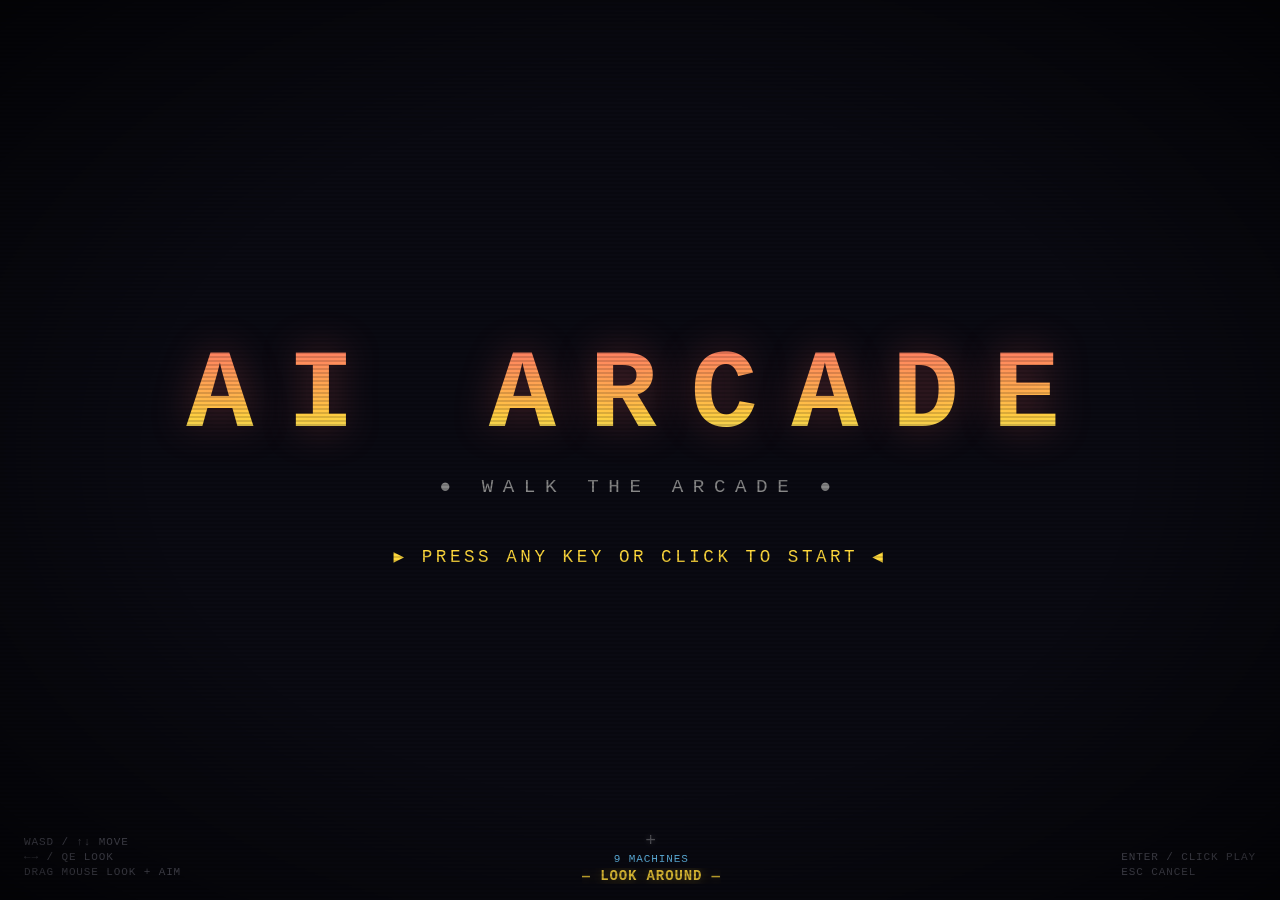
<file: index.html>
<!DOCTYPE html>
<html lang="en">
<head>
  <meta charset="UTF-8">
  <meta name="viewport" content="width=device-width, initial-scale=1.0">
  <title>AI ARCADE</title>
  <link rel="stylesheet" href="arcade.css">
</head>
<body>
  <div id="arcade">
    <div id="splash">
      <div class="splash-title">AI ARCADE</div>
      <div class="splash-subtitle">● WALK THE ARCADE ●</div>
      <div class="splash-prompt">▶ PRESS ANY KEY OR CLICK TO START ◀</div>
    </div>

    <div id="stage">
      <div id="camera">
        <div id="world"></div>
      </div>
    </div>

    <div id="hud">
      <span class="hud-group">
        <span>WASD / ↑↓ MOVE</span>
        <span>←→ / QE LOOK</span>
        <span>DRAG MOUSE LOOK + AIM</span>
      </span>
      <span id="hud-center">
        <span id="reticle">+</span>
        <span id="game-count">0 / 0</span>
        <span id="focused-title">— LOOK AROUND —</span>
      </span>
      <span class="hud-group">
        <span>ENTER / CLICK PLAY</span>
        <span>ESC CANCEL</span>
      </span>
    </div>

    <div class="scanlines"></div>
    <div class="vignette"></div>
  </div>

  <script src="games-data.js"></script>
  <script src="arcade.js"></script>
</body>
</html>
</file>
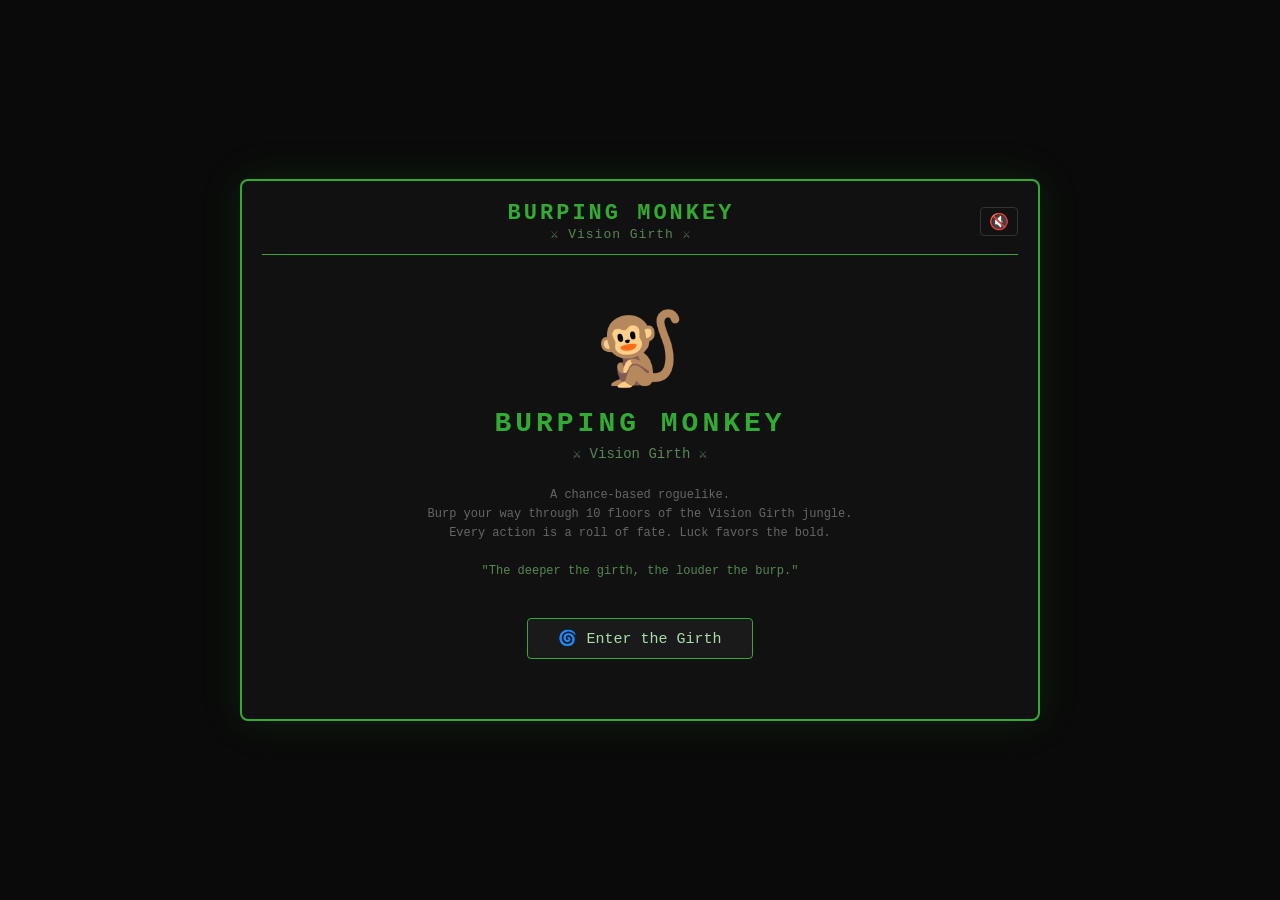
<file: Burping Monkey Vision Girth/index.html>
<!DOCTYPE html>
<html lang="en">
<head>
<meta charset="UTF-8">
<meta name="viewport" content="width=device-width, initial-scale=1.0">
<title>Burping Monkey: Vision Girth</title>
<style>
* { box-sizing: border-box; margin: 0; padding: 0; }
@font-face { font-family: 'Monaco'; src: local('Monaco'), local('Consolas'), local('Courier New'); }
body {
  background: #0a0a0a;
  color: #c8c8c8;
  font-family: 'Monaco', 'Consolas', 'Courier New', monospace;
  display: flex;
  justify-content: center;
  align-items: center;
  min-height: 100vh;
  margin: 0;
  padding: 20px;
}
#game {
  width: 800px;
  max-width: 100%;
  background: #111;
  border: 2px solid #3a3;
  border-radius: 8px;
  padding: 20px;
  box-shadow: 0 0 40px rgba(50, 170, 50, 0.15);
}
#title {
  text-align: center;
  border-bottom: 1px solid #3a3;
  padding-bottom: 12px;
  margin-bottom: 16px;
  display: flex;
  justify-content: space-between;
  align-items: center;
}
#title-left { text-align: center; flex: 1; }
#title h1 { color: #3a3; font-size: 22px; letter-spacing: 3px; }
#title h2 { color: #585; font-size: 13px; font-weight: normal; letter-spacing: 1px; }
#music-toggle {
  background: none;
  border: 1px solid #333;
  border-radius: 4px;
  color: #666;
  cursor: pointer;
  font-size: 16px;
  padding: 4px 8px;
  transition: all 0.15s;
}
#music-toggle:hover { border-color: #3a3; color: #ada; }
#music-toggle.on { color: #ada; border-color: #3a3; }
#stats {
  display: flex;
  flex-wrap: wrap;
  gap: 6px 16px;
  background: #1a1a1a;
  border: 1px solid #2a2a2a;
  border-radius: 4px;
  padding: 8px 14px;
  margin-bottom: 14px;
  font-size: 13px;
}
.stat { white-space: nowrap; }
.stat-label { color: #666; }
.stat-val { color: #ada; font-weight: bold; }
.stat-val.low { color: #d44; }
.stat-val.full { color: #4d4; }
.stat-bar {
  display: inline-block;
  width: 80px;
  height: 12px;
  background: #222;
  border: 1px solid #333;
  border-radius: 2px;
  vertical-align: middle;
  overflow: hidden;
}
.stat-bar-inner {
  height: 100%;
  background: #3a3;
  transition: width 0.3s;
}
.stat-bar-inner.low { background: #a33; }
#encounter {
  min-height: 260px;
  background: #161616;
  border: 1px solid #2a2a2a;
  border-radius: 4px;
  padding: 16px;
  margin-bottom: 14px;
  display: flex;
  flex-direction: column;
  align-items: center;
  justify-content: center;
  text-align: center;
}
#encounter .art { font-size: 48px; margin-bottom: 8px; line-height: 1.2; }
#encounter .name { color: #ada; font-size: 18px; margin-bottom: 4px; }
#encounter .desc { color: #888; font-size: 13px; max-width: 500px; line-height: 1.4; }
#encounter .enemy-hp { color: #d44; font-size: 13px; margin-top: 4px; }
#encounter .buff-info { color: #da4; font-size: 12px; margin-top: 4px; }
#actions {
  display: flex;
  flex-wrap: wrap;
  gap: 6px;
  margin-bottom: 12px;
}
#actions button {
  background: #1a1a1a;
  color: #ada;
  border: 1px solid #3a3;
  border-radius: 4px;
  padding: 8px 16px;
  font-family: inherit;
  font-size: 13px;
  cursor: pointer;
  transition: all 0.15s;
  flex: 1;
  min-width: 90px;
}
#actions button:hover:not(:disabled) { background: #2a2a2a; border-color: #4d4; color: #4d4; }
#actions button:disabled { opacity: 0.3; cursor: default; color: #555; border-color: #333; }
#actions button.vision-ready { border-color: #da4; color: #da4; animation: pulse 1.5s infinite; }
@keyframes pulse { 0%, 100% { opacity: 1; } 50% { opacity: 0.6; } }
#log {
  background: #0d0d0d;
  border: 1px solid #222;
  border-radius: 4px;
  padding: 10px;
  height: 140px;
  overflow-y: auto;
  font-size: 12px;
  line-height: 1.5;
}
#log::-webkit-scrollbar { width: 4px; }
#log::-webkit-scrollbar-track { background: #111; }
#log::-webkit-scrollbar-thumb { background: #333; border-radius: 2px; }
.log-entry { margin-bottom: 2px; }
.log-damage { color: #d44; }
.log-heal { color: #4d4; }
.log-info { color: #888; }
.log-loot { color: #da4; }
.log-combat { color: #c84; }
.log-vision { color: #4da; }
.log-special { color: #a4d; }
#game-over, #win-screen {
  text-align: center;
  padding: 30px 20px;
}
#game-over h2 { color: #d44; font-size: 28px; margin-bottom: 10px; }
#win-screen h2 { color: #4d4; font-size: 28px; margin-bottom: 10px; }
.final-stats { color: #888; font-size: 13px; line-height: 1.6; margin: 12px 0; }
.btn-main {
  background: #1a1a1a; color: #ada;
  border: 1px solid #3a3; border-radius: 4px;
  padding: 10px 30px; font-family: inherit; font-size: 15px;
  cursor: pointer; transition: all 0.15s; margin-top: 12px;
}
.btn-main:hover { background: #2a2a2a; border-color: #4d4; color: #4d4; }
.inv-item {
  background: #1a1a1a; border: 1px solid #333; border-radius: 3px;
  padding: 4px 10px; margin: 2px; font-size: 12px; cursor: pointer;
  transition: all 0.15s;
}
.inv-item:hover { border-color: #4d4; color: #4d4; }
.inv-item:disabled { opacity: 0.3; cursor: default; }
#inventory-area {
  display: flex; flex-wrap: wrap; gap: 4px; margin-bottom: 10px;
  min-height: 28px;
}
#title-screen {
  text-align: center; padding: 40px 20px;
}
#title-screen .big-art { font-size: 72px; line-height: 1.2; margin-bottom: 10px; }
#title-screen h1 { color: #3a3; font-size: 28px; letter-spacing: 4px; margin-bottom: 6px; }
#title-screen h2 { color: #585; font-size: 14px; font-weight: normal; margin-bottom: 24px; }
#title-screen .flavor { color: #666; font-size: 12px; line-height: 1.6; margin-bottom: 24px; }
.clickable { cursor: pointer; }
.clickable:hover { color: #4d4; }
.vision-choice { cursor: pointer; }
.vision-choice:hover { color: #4da; }
@media (max-width: 600px) {
  #game { padding: 12px; }
  #stats { font-size: 11px; gap: 4px 10px; }
  #encounter { min-height: 200px; padding: 12px; }
  #actions button { padding: 6px 10px; font-size: 12px; min-width: 70px; }
}
</style>
</head>
<body>
<div id="game">
  <div id="title">
    <div id="title-left">
      <h1>BURPING MONKEY</h1>
      <h2>⚔ Vision Girth ⚔</h2>
    </div>
    <button id="music-toggle">🔇</button>
  </div>
  <div id="app"></div>
</div>
<script>
// ============================================================
// BURPING MONKEY: VISION GIRTH - A Chance-Based Roguelike
// ============================================================

const R = () => Math.floor(Math.random() * 20) + 1;
const RI = (min, max) => Math.floor(Math.random() * (max - min + 1)) + min;
const PICK = arr => arr[Math.floor(Math.random() * arr.length)];

// ============================================================
// AUDIO SYSTEM
// ============================================================

let audioCtx = null;
let musicPlaying = false;
let musicInterval = null;
let musicOn = false;

function initAudio() {
  if (audioCtx) return;
  try {
    audioCtx = new (window.AudioContext || window.webkitAudioContext)();
  } catch (e) {}
}

function playTone(freq, duration, type, volume, rampDown) {
  if (!audioCtx) return;
  if (audioCtx.state === 'suspended') audioCtx.resume();
  const osc = audioCtx.createOscillator();
  const gain = audioCtx.createGain();
  osc.type = type || 'square';
  osc.frequency.setValueAtTime(freq, audioCtx.currentTime);
  if (rampDown) {
    osc.frequency.exponentialRampToValueAtTime(rampDown, audioCtx.currentTime + duration);
  }
  const vol = volume !== undefined ? volume : 0.08;
  gain.gain.setValueAtTime(vol, audioCtx.currentTime);
  gain.gain.exponentialRampToValueAtTime(0.001, audioCtx.currentTime + duration);
  osc.connect(gain);
  gain.connect(audioCtx.destination);
  osc.start(audioCtx.currentTime);
  osc.stop(audioCtx.currentTime + duration);
}

function playNoise(duration, volume) {
  if (!audioCtx) return;
  if (audioCtx.state === 'suspended') audioCtx.resume();
  const bufferSize = audioCtx.sampleRate * duration;
  const buffer = audioCtx.createBuffer(1, bufferSize, audioCtx.sampleRate);
  const data = buffer.getChannelData(0);
  for (let i = 0; i < bufferSize; i++) {
    data[i] = Math.random() * 2 - 1;
  }
  const source = audioCtx.createBufferSource();
  source.buffer = buffer;
  const gain = audioCtx.createGain();
  const vol = volume || 0.05;
  gain.gain.setValueAtTime(vol, audioCtx.currentTime);
  gain.gain.exponentialRampToValueAtTime(0.001, audioCtx.currentTime + duration);
  source.connect(gain);
  gain.connect(audioCtx.destination);
  source.start(audioCtx.currentTime);
}

function playBurp() {
  if (!musicOn) return;
  initAudio();
  playTone(120, 0.25, 'sawtooth', 0.1, 50);
  setTimeout(() => playTone(80, 0.15, 'sawtooth', 0.06, 40), 80);
}

function playHit() {
  if (!musicOn) return;
  initAudio();
  playNoise(0.12, 0.06);
  playTone(200, 0.08, 'square', 0.05);
}

function playHeal() {
  if (!musicOn) return;
  initAudio();
  playTone(400, 0.15, 'sine', 0.06);
  setTimeout(() => playTone(500, 0.15, 'sine', 0.06), 100);
  setTimeout(() => playTone(630, 0.2, 'sine', 0.06), 200);
}

function playLoot() {
  if (!musicOn) return;
  initAudio();
  playTone(880, 0.1, 'sine', 0.06);
  setTimeout(() => playTone(1100, 0.15, 'sine', 0.06), 80);
}

function playCritical() {
  if (!musicOn) return;
  initAudio();
  playTone(300, 0.1, 'square', 0.07);
  setTimeout(() => playTone(500, 0.1, 'square', 0.07), 80);
  setTimeout(() => playTone(800, 0.2, 'square', 0.08), 160);
}

function playDeath() {
  if (!musicOn) return;
  initAudio();
  playTone(300, 0.3, 'sawtooth', 0.08, 60);
  setTimeout(() => playTone(150, 0.4, 'sawtooth', 0.06, 30), 200);
}

function playWinSound() {
  if (!musicOn) return;
  initAudio();
  const notes = [400, 500, 600, 800, 1000, 1200];
  notes.forEach((n, i) => {
    setTimeout(() => playTone(n, 0.2, 'sine', 0.07), i * 100);
  });
}

function playClick() {
  if (!musicOn) return;
  initAudio();
  playTone(600, 0.04, 'sine', 0.03);
}

function toggleMusic() {
  musicOn = !musicOn;
  const btn = document.getElementById('music-toggle');
  if (btn) {
    btn.textContent = musicOn ? '🔊' : '🔇';
    btn.classList.toggle('on', musicOn);
  }
  if (musicOn) {
    initAudio();
    startBgMusic();
  } else {
    stopBgMusic();
  }
}

function startBgMusic() {
  if (!audioCtx) return;
  if (audioCtx.state === 'suspended') audioCtx.resume();
  if (musicPlaying) return;
  musicPlaying = true;

  const melody = [262, 294, 330, 392, 440, 392, 330, 294, 330, 392, 440, 523, 440, 392, 330, 294];
  let idx = 0;

  function playNext() {
    if (!musicPlaying || !musicOn) return;
    const freq = melody[idx % melody.length];
    const osc = audioCtx.createOscillator();
    const gain = audioCtx.createGain();
    osc.type = 'sine';
    osc.frequency.setValueAtTime(freq, audioCtx.currentTime);
    gain.gain.setValueAtTime(0.025, audioCtx.currentTime);
    gain.gain.exponentialRampToValueAtTime(0.001, audioCtx.currentTime + 0.45);
    osc.connect(gain);
    gain.connect(audioCtx.destination);
    osc.start(audioCtx.currentTime);
    osc.stop(audioCtx.currentTime + 0.45);
    idx++;
  }

  playNext();
  musicInterval = setInterval(playNext, 500);
}

function stopBgMusic() {
  musicPlaying = false;
  if (musicInterval) {
    clearInterval(musicInterval);
    musicInterval = null;
  }
}

document.addEventListener('DOMContentLoaded', () => {
  document.getElementById('music-toggle').addEventListener('click', toggleMusic);
});

// ============================================================
// ENEMIES, ITEMS, EVENTS
// ============================================================

const ENEMIES = {
  bee: {
    name: 'Angry Bee', emoji: '🐝', hpRange: [6, 10], dmgRange: [1, 3],
    desc: 'A buzzing menace with a nasty sting.', minFloor: 1, maxFloor: 3
  },
  frog: {
    name: 'Poison Dart Frog', emoji: '🐸', hpRange: [8, 14], dmgRange: [2, 4],
    desc: 'Tiny but deadly. One bad lick and you\'re done.', minFloor: 1, maxFloor: 4
  },
  viper: {
    name: 'Jungle Viper', emoji: '🐍', hpRange: [12, 18], dmgRange: [3, 6],
    desc: 'Slithers through the shadows, striking without warning.', minFloor: 2, maxFloor: 5
  },
  boar: {
    name: 'Wild Boar', emoji: '🐗', hpRange: [16, 24], dmgRange: [4, 7],
    desc: 'Tusks sharp, temper sharper. Charges at anything.', minFloor: 3, maxFloor: 6
  },
  hunter: {
    name: 'Tribal Hunter', emoji: '🏹', hpRange: [18, 26], dmgRange: [4, 8],
    desc: 'A seasoned tracker who never misses twice.', minFloor: 4, maxFloor: 7
  },
  spider: {
    name: 'Giant Tarantula', emoji: '🕷️', hpRange: [22, 30], dmgRange: [5, 9],
    desc: 'Hairy legs and venomous fangs. A nightmare given form.', minFloor: 5, maxFloor: 8
  },
  ape: {
    name: 'Shadow Ape', emoji: '🦍', hpRange: [26, 36], dmgRange: [6, 10],
    desc: 'A corrupted primate consumed by the jungle\'s dark magic.', minFloor: 6, maxFloor: 9
  },
  warden: {
    name: 'Vision Girth Warden', emoji: '🗿', hpRange: [30, 40], dmgRange: [7, 12],
    desc: 'Guardian of the jungle\'s deepest secrets. Its gaze pierces through chance itself.',
    minFloor: 9, maxFloor: 10, isBoss: true
  },
  girth: {
    name: 'The Girth Itself', emoji: '🌀', hpRange: [45, 55], dmgRange: [8, 15],
    desc: 'The embodiment of Vision Girth — the force that binds fate and luck.',
    minFloor: 10, maxFloor: 10, isBoss: true, isFinal: true
  }
};

const ITEMS = {
  banana: {
    name: 'Healing Banana', emoji: '🍌', desc: 'Restores 8-12 HP.',
    effect: g => { const h = RI(8,12); g.hp = Math.min(g.maxHp, g.hp + h); return `Healed ${h} HP!`; },
    value: 3
  },
  berry: {
    name: 'Burp Berry', emoji: '🫐', desc: '+2 Burp Power for 3 turns.',
    effect: g => { g.buffs.push({ type: 'burpPower', value: 2, turns: 3 }); return 'Burp Power +2 for 3 turns!'; },
    value: 4
  },
  nut: {
    name: 'Lucky Nut', emoji: '🥜', desc: '+2 Luck for 3 turns.',
    effect: g => { g.buffs.push({ type: 'luck', value: 2, turns: 3 }); return 'Luck +2 for 3 turns!'; },
    value: 4
  },
  shard: {
    name: 'Vision Shard', emoji: '💎', desc: '+25 Vision Girth.',
    effect: g => {
      g.visionGirth = Math.min(g.maxVg, g.visionGirth + 25);
      return 'Vision Girth +25!';
    },
    value: 5
  },
  totem: {
    name: 'Reroll Totem', emoji: '🏺', desc: 'Rerolls the next encounter.',
    effect: g => { g.rerollQueued = true; return 'Reroll queued for next encounter!'; },
    value: 5
  },
  ward: {
    name: 'Girth Ward', emoji: '🛡️', desc: 'Blocks 1 hit completely.',
    effect: g => { g.ward = true; return 'Girth Ward active! Blocks next hit.'; },
    value: 6
  }
};

const EVENTS = [
  {
    name: 'Banana Tree', emoji: '🌴', desc: 'A towering banana tree sways in the breeze.',
    resolve: g => {
      const b = RI(2, 5);
      g.bananas += b;
      return [`You shake the tree and ${b} bananas fall!`, 'loot'];
    }
  },
  {
    name: 'Toxic Spores', emoji: '☠️', desc: 'A puff of glowing spores fills the air.',
    resolve: g => {
      const d = RI(3, 7);
      g.hp -= d;
      return [`You inhale toxic spores! Lose ${d} HP.`, 'damage'];
    }
  },
  {
    name: 'Monkey Idol', emoji: '🗿', desc: 'A crude stone monkey statue stares at you.',
    resolve: g => {
      if (R() >= 10) {
        const buff = PICK(['burpPower', 'luck']);
        const val = RI(1, 2);
        g.buffs.push({ type: buff, value: val, turns: 4 });
        const label = buff === 'burpPower' ? 'Burp Power' : 'Luck';
        return [`The idol blesses you! ${label} +${val} for 4 turns!`, 'heal'];
      } else {
        const d = RI(3, 5);
        g.hp -= d;
        return [`The idol curses you! Lose ${d} HP.`, 'damage'];
      }
    }
  },
  {
    name: 'Gambling Frog', emoji: '🐸', desc: 'A frog with a tiny top hat offers a bet.',
    resolve: g => {
      if (g.bananas < 2) return ['The frog scoffs at your empty pockets.', 'info'];
      const bet = Math.min(RI(2, 5), g.bananas);
      g.bananas -= bet;
      if (R() >= 11) {
        g.bananas += bet * 2;
        return [`You win! Double your bet! +${bet} bananas.`, 'loot'];
      } else {
        return [`You lose ${bet} bananas. The frog grins.`, 'damage'];
      }
    }
  },
  {
    name: 'Healing Spring', emoji: '💧', desc: 'A crystal-clear spring bubbles gently.',
    resolve: g => {
      const h = RI(5, 12);
      g.hp = Math.min(g.maxHp, g.hp + h);
      return [`You drink from the spring. Restored ${h} HP.`, 'heal'];
    }
  },
  {
    name: 'Vision Pool', emoji: '🔮', desc: 'A shimmering pool of liquid light.',
    resolve: g => {
      const v = RI(15, 30);
      g.visionGirth = Math.min(g.maxVg, g.visionGirth + v);
      return [`Vision Girth +${v}! The pool shows you flickering futures.`, 'vision'];
    }
  },
  {
    name: 'Mysterious Merchant', emoji: '🧙', desc: 'A hooded figure offers a trade.',
    resolve: g => {
      if (R() <= 10) {
        if (g.hp > 5) {
          const cost = RI(3, 6);
          const reward = RI(4, 8);
          g.hp -= cost;
          g.bananas += reward;
          return [`Trade: ${cost} HP for ${reward} bananas. Done.`, 'loot'];
        }
        return ['You look too healthy for his taste. He waves you on.', 'info'];
      } else {
        if (g.bananas >= 3) {
          const cost = RI(3, 6);
          const reward = RI(5, 10);
          g.bananas -= cost;
          g.hp = Math.min(g.maxHp, g.hp + reward);
          return [`Trade: ${cost} bananas for ${reward} HP. Done.`, 'heal'];
        }
        return ['You look too poor for his taste. He waves you on.', 'info'];
      }
    }
  }
];

// ============================================================
// GAME STATE
// ============================================================

let G = null;

function initGame() {
  G = {
    floor: 1,
    maxFloors: 10,
    hp: 30,
    maxHp: 30,
    bananas: 3,
    burpPower: 1,
    luck: 0,
    visionGirth: 0,
    maxVg: 100,
    inventory: [],
    buffs: [],
    ward: false,
    rerollQueued: false,
    enemiesDefeated: 0,
    roomsCleared: 0,
    roomsThisFloor: 0,
    maxRoomsPerFloor: 4,
    floorBossDefeated: false,
    state: 'playing',
    log: [],
    currentEncounter: null,
    inCombat: false,
    combatTurn: 'player',
    enemy: null,
    buffTimers: {},
    shopItems: [],
    roomIndex: 0,
    floorRooms: [],
    revealCount: 0,
  };
  generateFloor();
}

function getEffectiveBurpPower() {
  let bp = G.burpPower;
  for (const b of G.buffs) if (b.type === 'burpPower') bp += b.value;
  return bp;
}

function getEffectiveLuck() {
  let lk = G.luck;
  for (const b of G.buffs) if (b.type === 'luck') lk += b.value;
  return lk;
}

// ============================================================
// FLOOR GENERATION
// ============================================================

function generateFloor() {
  G.roomsThisFloor = 0;
  G.floorBossDefeated = false;
  G.roomIndex = 0;
  G.rerollQueued = false;

  const numRooms = G.floor === G.maxFloors ? 1 : RI(3, G.maxRoomsPerFloor);
  G.floorRooms = [];

  for (let i = 0; i < numRooms; i++) {
    const isLast = i === numRooms - 1;
    let type;
    if (G.floor === G.maxFloors && isLast) {
      type = 'boss';
    } else if (isLast && G.floor < G.maxFloors) {
      type = 'floorExit';
    } else {
      type = weightedPick([
        ['enemy', 40], ['loot', 20], ['event', 25], ['shop', 10], ['rest', 5]
      ]);
    }
    G.floorRooms.push(type);
  }

  enterNextRoom();
}

function weightedPick(entries) {
  const total = entries.reduce((s, e) => s + e[1], 0);
  let r = Math.random() * total;
  for (const [val, weight] of entries) {
    r -= weight;
    if (r <= 0) return val;
  }
  return entries[entries.length - 1][0];
}

function enterNextRoom() {
  tickBuffs();
  if (G.rerollQueued) {
    G.rerollQueued = false;
    if (G.roomIndex < G.floorRooms.length) {
      G.floorRooms[G.roomIndex] = weightedPick([
        ['enemy', 40], ['loot', 25], ['event', 25], ['rest', 10]
      ]);
      addLog('Encounter rerolled!', 'vision');
    }
  }

  if (G.roomIndex >= G.floorRooms.length) {
    if (G.floor < G.maxFloors) {
      advanceFloor();
    } else {
      winGame();
    }
    return;
  }

  const type = G.floorRooms[G.roomIndex];
  G.roomIndex++;

  switch (type) {
    case 'enemy': spawnEnemy(); break;
    case 'loot': spawnLoot(); break;
    case 'event': spawnEvent(); break;
    case 'shop': spawnShop(); break;
    case 'rest': spawnRest(); break;
    case 'boss': spawnBoss(); break;
    case 'floorExit': showFloorExit(); break;
  }

  render();
}

// ============================================================
// ENCOUNTERS
// ============================================================

function getEnemyPool() {
  return Object.entries(ENEMIES).filter(([k, e]) =>
    G.floor >= e.minFloor && G.floor <= e.maxFloor
  ).map(([k, e]) => ({ ...e, id: k }));
}

function spawnEnemy() {
  const pool = getEnemyPool().filter(e => !e.isBoss);
  if (!pool.length) { spawnEnemy(); return; }
  const template = PICK(pool);
  const hpBonus = RI(0, Math.floor(G.floor * 1.2));
  G.enemy = {
    ...template,
    maxHp: template.hpRange[0] + hpBonus,
    hp: template.hpRange[0] + hpBonus,
    id: template.id || template.name
  };
  G.inCombat = true;
  G.combatTurn = 'player';
  G.currentEncounter = 'enemy';
}

function spawnBoss() {
  const pool = getEnemyPool().filter(e => e.isBoss);
  if (!pool.length) { spawnEnemy(); return; }
  const template = G.floor === G.maxFloors
    ? ENEMIES.girth
    : PICK(pool);
  const hpBonus = RI(0, Math.floor(G.floor * 2));
  G.enemy = {
    ...template,
    maxHp: template.hpRange[0] + hpBonus,
    hp: template.hpRange[0] + hpBonus,
    id: template.id || template.name
  };
  G.inCombat = true;
  G.combatTurn = 'player';
  G.currentEncounter = 'boss';
  addLog(`BOSS: ${G.enemy.name} appears!`, 'special');
}

function spawnLoot() {
  G.currentEncounter = 'loot';
  const keys = Object.keys(ITEMS);
  const chosen = PICK(keys);
  const item = { ...ITEMS[chosen], id: chosen };
  G.lootItem = item;
}

function spawnEvent() {
  G.currentEncounter = 'event';
  G.currentEvent = PICK(EVENTS);
}

function spawnShop() {
  G.currentEncounter = 'shop';
  const keys = Object.keys(ITEMS);
  const count = RI(3, 4);
  G.shopItems = [];
  for (let i = 0; i < count; i++) {
    const id = PICK(keys);
    G.shopItems.push({ ...ITEMS[id], id, price: Math.max(1, (ITEMS[id].value || 3) + RI(-1, 2)) });
  }
}

function spawnRest() {
  G.currentEncounter = 'rest';
  const h = RI(6, 12);
  G.hp = Math.min(G.maxHp, G.hp + h);
  addLog(`You rest by a safe spot. Restored ${h} HP.`, 'heal');
}

function showFloorExit() {
  G.currentEncounter = 'floorExit';
}

// ============================================================
// COMBAT
// ============================================================

function playerBurp() {
  if (!G.inCombat || !G.enemy) return;
  playBurp();
  addLog(`You burp at ${G.enemy.name}!`, 'combat');

  const roll = R() + Math.floor(getEffectiveLuck());
  let msg, dmg = 0;

  if (roll <= 2) {
    const selfDmg = RI(1, 3);
    G.hp -= selfDmg;
    msg = `Critical fail! You burp backwards and hurt yourself! Lose ${selfDmg} HP.`;
    addLog(msg, 'damage');
  } else if (roll <= 6) {
    msg = 'You let out a tiny squeak. Miss!';
    addLog(msg, 'info');
  } else if (roll <= 11) {
    dmg = RI(1, 2) * getEffectiveBurpPower();
    msg = `Weak burp! ${dmg} damage.`;
    playHit();
    addLog(msg, 'damage');
  } else if (roll <= 16) {
    dmg = RI(3, 5) * getEffectiveBurpPower();
    msg = `Solid burp! ${dmg} damage.`;
    playHit();
    addLog(msg, 'damage');
  } else if (roll <= 19) {
    dmg = RI(5, 7) * getEffectiveBurpPower();
    msg = `Powerful belch! ${dmg} damage!`;
    playHit();
    addLog(msg, 'damage');
  } else {
    dmg = RI(8, 12) * getEffectiveBurpPower();
    msg = `MEGA BURP!!! ${dmg} devastating damage!!!`;
    playCritical();
    addLog(msg, 'special');
  }

  if (dmg > 0) {
    G.enemy.hp -= dmg;
    if (G.enemy.hp <= 0) {
      defeatEnemy();
      return;
    }
  }

  enemyTurn();
  render();
}

function playerDodge() {
  if (!G.inCombat || !G.enemy) return;
  addLog('You brace to dodge!', 'info');

  const roll = R() + Math.floor(getEffectiveLuck());

  if (roll <= 5) {
    addLog('You trip! Take full damage.', 'damage');
    enemyTurn(1);
  } else if (roll <= 10) {
    addLog('Partial dodge — halved damage!', 'info');
    enemyTurn(0.5);
  } else if (roll <= 17) {
    addLog('Smooth dodge! No damage!', 'heal');
    enemyTurn(0);
  } else {
    addLog('Perfect counter! You dodge and burp automatically!', 'special');
    const autoDmg = RI(2, 4) * getEffectiveBurpPower();
    G.enemy.hp -= autoDmg;
    addLog(`Counter burp! ${autoDmg} damage!`, 'damage');
    if (G.enemy.hp <= 0) {
      defeatEnemy();
      return;
    }
    enemyTurn(0);
  }

  render();
}

function enemyTurn(dmgMod) {
  if (dmgMod === undefined) dmgMod = 1;
  if (!G.enemy || G.enemy.hp <= 0) return;

  const baseDmg = RI(G.enemy.dmgRange[0], G.enemy.dmgRange[1]);
  const finalDmg = Math.max(0, Math.round(baseDmg * dmgMod));

  if (finalDmg === 0) {
    addLog(`${G.enemy.name} attacks but you avoid it!`, 'heal');
  } else if (G.ward) {
    G.ward = false;
    addLog('Girth Ward blocks the attack!', 'vision');
  } else {
    G.hp -= finalDmg;
    playHit();
    addLog(`${G.enemy.name} hits you for ${finalDmg} damage!`, 'damage');
  }

  if (G.hp <= 0) {
    playDeath();
    gameOver();
    return;
  }

  G.combatTurn = 'player';
  render();
}

function defeatEnemy() {
  G.enemiesDefeated++;
  G.inCombat = false;
  G.roomsCleared++;
  const bananaDrop = RI(1, 4) + Math.floor(G.floor / 2);
  G.bananas += bananaDrop;
  playLoot();
  addLog(`🐒 ${G.enemy.name} defeated! Found ${bananaDrop} bananas.`, 'loot');

  if (G.enemy.isFinal) {
    winGame();
    return;
  }
  if (G.enemy.isBoss) {
    G.floorBossDefeated = true;
  }

  G.enemy = null;
  tryAdvance();
  render();
}

function tryAdvance() {
  if (G.inCombat) return;
  if (G.currentEncounter === 'boss' && G.floorBossDefeated) {
    advanceFloor();
    return;
  }
  enterNextRoom();
}

// ============================================================
// PROGRESSION
// ============================================================

function advanceFloor() {
  if (G.floor >= G.maxFloors) { winGame(); return; }
  G.floor++;
  G.roomsCleared = 0;
  addLog(`═══ FLOOR ${G.floor} ═══`, 'special');

  const buffs = [
    { label: 'Max HP +5', apply: g => { g.maxHp += 5; g.hp += 5; } },
    { label: 'Burp Power +1', apply: g => { g.burpPower++; } },
    { label: 'Luck +1', apply: g => { g.luck++; } },
    { label: 'Bananas +5', apply: g => { g.bananas += 5; } },
    { label: 'Vision Girth +15', apply: g => { g.visionGirth = Math.min(g.maxVg, g.visionGirth + 15); } },
  ];
  G.floorBuffChoices = buffs;
  G.currentEncounter = 'floorBuff';
  render();
}

function chooseFloorBuff(idx) {
  if (!G.floorBuffChoices || idx >= G.floorBuffChoices.length) return;
  G.floorBuffChoices[idx].apply(G);
  playHeal();
  addLog(`Floor buff: ${G.floorBuffChoices[idx].label}`, 'heal');
  G.floorBuffChoices = null;
  generateFloor();
}

// ============================================================
// ITEMS / LOOT / SHOP
// ============================================================

function takeLoot() {
  if (!G.lootItem) return;
  if (G.inventory.length >= 8) {
    addLog('Inventory full!', 'damage');
    return;
  }
  G.inventory.push({ ...G.lootItem });
  playLoot();
  addLog(`Picked up: ${G.lootItem.emoji} ${G.lootItem.name}`, 'loot');
  G.lootItem = null;
  G.roomsCleared++;
  enterNextRoom();
  render();
}

function skipLoot() {
  addLog('You leave the loot behind.', 'info');
  G.lootItem = null;
  G.roomsCleared++;
  enterNextRoom();
  render();
}

function useItem(idx) {
  if (idx < 0 || idx >= G.inventory.length) return;
  const item = G.inventory[idx];
  if (!item) return;

  if (G.inCombat && item.id === 'banana') {
    const msg = item.effect(G);
    playHeal();
    addLog(`Used ${item.emoji} ${item.name}: ${msg}`, 'heal');
    G.inventory.splice(idx, 1);
    render();
    return;
  }

  if (!G.inCombat) {
    const msg = item.effect(G);
    playHeal();
    addLog(`Used ${item.emoji} ${item.name}: ${msg}`, 'heal');
    G.inventory.splice(idx, 1);
    render();
    return;
  }

  if (item.id === 'shard') {
    const msg = item.effect(G);
    addLog(`Used ${item.emoji} ${item.name}: ${msg}`, 'vision');
    G.inventory.splice(idx, 1);
    render();
    return;
  }

  addLog('Can\'t use that item right now.', 'info');
}

function buyShopItem(idx) {
  if (idx < 0 || idx >= G.shopItems.length) return;
  const item = G.shopItems[idx];
  if (G.bananas < item.price) {
    addLog('Not enough bananas!', 'damage');
    render();
    return;
  }
  if (G.inventory.length >= 8) {
    addLog('Inventory full!', 'damage');
    render();
    return;
  }
  G.bananas -= item.price;
  G.inventory.push({ ...item });
  playLoot();
  addLog(`Bought ${item.emoji} ${item.name} for ${item.price} 🍌`, 'loot');
  G.shopItems.splice(idx, 1);
  if (G.shopItems.length === 0) {
    G.roomsCleared++;
    enterNextRoom();
  }
  render();
}

function leaveShop() {
  G.shopItems = [];
  G.roomsCleared++;
  enterNextRoom();
  render();
}

function resolveEventChoice() {
  if (!G.currentEvent) return;
  const [msg, type] = G.currentEvent.resolve(G);
  if (type === 'damage') {
    playHit();
    addLog(msg, 'damage');
  } else if (type === 'heal') {
    playHeal();
    addLog(msg, 'heal');
  } else if (type === 'loot') {
    playLoot();
    addLog(msg, 'loot');
  } else {
    addLog(msg, 'info');
  }
  if (G.hp <= 0) { playDeath(); gameOver(); return; }
  G.currentEvent = null;
  G.roomsCleared++;
  enterNextRoom();
  render();
}

// ============================================================
// VISION GIRTH
// ============================================================

function useVisionGirth() {
  if (G.visionGirth < G.maxVg) {
    addLog(`Vision Girth not full (${G.visionGirth}/${G.maxVg})`, 'info');
    render();
    return;
  }
  G.visionGirth = 0;

  if (G.inCombat) {
    const dmg = RI(8, 12) * getEffectiveBurpPower();
    G.enemy.hp -= dmg;
    playCritical();
    addLog(`VISION GIRTH: Mega Burp! ${dmg} damage!`, 'vision');
    if (G.enemy.hp <= 0) { defeatEnemy(); render(); return; }
    enemyTurn();
    render();
    return;
  }

  G.visionChoices = [
    { label: 'Peek Ahead', desc: 'Reveal next 2 rooms', action: () => {
      const remaining = G.floorRooms.slice(G.roomIndex - 1);
      const names = remaining.map(r => r.charAt(0).toUpperCase() + r.slice(1)).join(', ');
      addLog(`Vision reveals: ${names || 'nothing left'}`, 'vision');
      G.visionChoices = null;
      render();
    }},
    { label: 'Reroll Encounter', desc: 'Reroll current room', action: () => {
      G.rerollQueued = true;
      G.visionChoices = null;
      addLog('Next encounter will be rerolled!', 'vision');
      render();
    }},
    { label: 'Heal', desc: 'Restore 10-15 HP', action: () => {
      const h = RI(10, 15);
      G.hp = Math.min(G.maxHp, G.hp + h);
      playHeal();
      addLog(`Vision Girth heals ${h} HP!`, 'heal');
      G.visionChoices = null;
      render();
    }},
  ];
  render();
}

// ============================================================
// BUFF TICK
// ============================================================

function tickBuffs() {
  G.buffs = G.buffs.filter(b => {
    b.turns--;
    return b.turns > 0;
  });
}

// ============================================================
// LOG
// ============================================================

function addLog(msg, type = 'info') {
  G.log.push({ msg, type });
  if (G.log.length > 100) G.log.splice(0, 10);
}

// ============================================================
// GAME OVER / WIN
// ============================================================

function gameOver() {
  G.state = 'gameover';
  addLog('💀 The monkey has fallen...', 'damage');
  render();
}

function winGame() {
  G.state = 'win';
  playWinSound();
  addLog('🏆 YOU WIN! The Vision Girth is yours!', 'special');
  render();
}

// ============================================================
// RENDERING
// ============================================================

function render() {
  const app = document.getElementById('app');
  if (!app) return;

  if (G.state === 'gameover') {
    app.innerHTML = renderGameOver();
    bindEvents();
    return;
  }
  if (G.state === 'win') {
    app.innerHTML = renderWin();
    bindEvents();
    return;
  }

  let html = '';
  html += renderStats();
  html += renderInventory();
  html += renderEncounter();
  html += renderActions();
  html += renderLog();
  app.innerHTML = html;
  const logEl = document.getElementById('log');
  if (logEl) logEl.scrollTop = logEl.scrollHeight;
  bindEvents();
}

function renderStats() {
  const hpPct = (G.hp / G.maxHp) * 100;
  const vgPct = (G.visionGirth / G.maxVg) * 100;
  const hpClass = hpPct <= 25 ? 'low' : '';
  const bp = getEffectiveBurpPower();
  const lk = getEffectiveLuck();
  return `
    <div id="stats">
      <span class="stat"><span class="stat-label">Floor:</span> <span class="stat-val">${G.floor}/${G.maxFloors}</span></span>
      <span class="stat"><span class="stat-label">HP:</span> <span class="stat-val ${hpClass}">${G.hp}/${G.maxHp}</span>
        <span class="stat-bar"><span class="stat-bar-inner ${hpClass}" style="width:${hpPct}%"></span></span>
      </span>
      <span class="stat"><span class="stat-label">🍌:</span> <span class="stat-val">${G.bananas}</span></span>
      <span class="stat"><span class="stat-label">Burp:</span> <span class="stat-val">${bp !== G.burpPower ? bp : G.burpPower}</span></span>
      <span class="stat"><span class="stat-label">Luck:</span> <span class="stat-val">${lk !== G.luck ? lk : G.luck}</span></span>
      <span class="stat"><span class="stat-label">VG:</span> <span class="stat-val ${vgPct >= 100 ? 'full' : ''}">${G.visionGirth}/${G.maxVg}</span>
        <span class="stat-bar"><span class="stat-bar-inner" style="width:${vgPct}%;background:${vgPct >= 100 ? '#da4' : '#3a3'}"></span></span>
      </span>
      ${G.ward ? '<span class="stat stat-val full">🛡️ Warded</span>' : ''}
    </div>
  `;
}

function renderInventory() {
  if (G.inventory.length === 0) return '';
  let html = '<div id="inventory-area">';
  G.inventory.forEach((item, i) => {
    html += `<button class="inv-item" data-action="useItem" data-idx="${i}" title="${item.desc}">${item.emoji} ${item.name}</button>`;
  });
  html += '</div>';
  return html;
}

function renderEncounter() {
  let html = '<div id="encounter">';

  if (G.currentEncounter === 'enemy' || G.currentEncounter === 'boss') {
    if (G.enemy) {
      const hpPct = (G.enemy.hp / G.enemy.maxHp) * 100;
      html += `<div class="art">${G.enemy.emoji}</div>`;
      html += `<div class="name">${G.enemy.name}</div>`;
      html += `<div class="desc">${G.enemy.desc}</div>`;
      html += `<div class="enemy-hp">HP: ${G.enemy.hp}/${G.enemy.maxHp} [${'█'.repeat(Math.floor(hpPct / 10))}${'░'.repeat(10 - Math.floor(hpPct / 10))}]</div>`;
    }
  } else if (G.currentEncounter === 'loot' && G.lootItem) {
    html += `<div class="art">${G.lootItem.emoji}</div>`;
    html += `<div class="name">${G.lootItem.name}</div>`;
    html += `<div class="desc">${G.lootItem.desc}</div>`;
  } else if (G.currentEncounter === 'event' && G.currentEvent) {
    html += `<div class="art">${G.currentEvent.emoji}</div>`;
    html += `<div class="name">${G.currentEvent.name}</div>`;
    html += `<div class="desc">${G.currentEvent.desc}</div>`;
  } else if (G.currentEncounter === 'shop') {
    html += `<div class="art">🏪</div>`;
    html += `<div class="name">Jungle Emporium</div>`;
    html += '<div class="desc" style="margin-bottom:8px;">A traveling shop appears!</div>';
    G.shopItems.forEach((item, i) => {
      const canBuy = G.bananas >= item.price;
      html += `<div class="clickable" data-shop-idx="${i}" style="margin:3px 0;font-size:13px;${canBuy ? 'color:#ada' : 'color:#555'}">`;
      html += `${item.emoji} ${item.name} — ${item.price} 🍌 ${canBuy ? '<span style="color:#4d4">[Buy]</span>' : '<span style="color:#a44">[Can\'t afford]</span>'}`;
      html += ` <span style="color:#666;font-size:11px;">${item.desc}</span></div>`;
    });
  } else if (G.currentEncounter === 'rest') {
    html += `<div class="art">🌿</div>`;
    html += `<div class="name">Resting Spot</div>`;
    html += `<div class="desc">A peaceful clearing. The monkey catches its breath.</div>`;
  } else if (G.currentEncounter === 'floorExit') {
    html += `<div class="art">🚪</div>`;
    html += `<div class="name">Floor Exit</div>`;
    html += `<div class="desc">The path to the next floor lies ahead...</div>`;
  } else if (G.currentEncounter === 'floorBuff') {
    html += `<div class="art">⬆️</div>`;
    html += `<div class="name">Floor ${G.floor} — Choose a Boon</div>`;
    html += '<div class="desc" style="margin-bottom:8px;">The jungle grants you power as you descend.</div>';
    G.floorBuffChoices.forEach((b, i) => {
      html += `<div class="clickable" data-buff-idx="${i}" style="margin:3px 0;font-size:13px;color:#ada">${b.label}</div>`;
    });
  } else {
    html += `<div class="art">🐒</div>`;
    html += `<div class="name">The Monkey</div>`;
    html += '<div class="desc">Waiting...</div>';
  }

  if (G.visionChoices) {
    html += '<div style="margin-top:10px;padding-top:8px;border-top:1px solid #333;width:100%;">';
    html += '<div style="color:#4da;font-size:13px;margin-bottom:6px;">🌀 Choose Vision ability:</div>';
    G.visionChoices.forEach((c, i) => {
      html += `<div class="vision-choice" data-vision-idx="${i}" style="margin:3px 0;font-size:13px;color:#ada">${c.label} — <span style="color:#888;font-size:11px;">${c.desc}</span></div>`;
    });
    html += '</div>';
  }

  if (G.buffs.length > 0) {
    const bpBuff = G.buffs.filter(b => b.type === 'burpPower').reduce((s, b) => s + b.value, 0);
    const lkBuff = G.buffs.filter(b => b.type === 'luck').reduce((s, b) => s + b.value, 0);
    const parts = [];
    if (bpBuff) parts.push(`Burp +${bpBuff}`);
    if (lkBuff) parts.push(`Luck +${lkBuff}`);
    if (parts.length) html += `<div class="buff-info">✨ Active: ${parts.join(', ')}</div>`;
  }

  html += '</div>';
  return html;
}

function renderActions() {
  let html = '<div id="actions">';
  const visionFull = G.visionGirth >= G.maxVg;

  if (G.inCombat) {
    html += `<button data-action="burp">💨 Burp!</button>`;
    html += `<button data-action="dodge">🤸 Dodge</button>`;
    html += `<button data-action="visionGirth" class="${visionFull ? 'vision-ready' : ''}" ${!visionFull ? 'disabled' : ''}>🌀 Vision (${G.visionGirth}/${G.maxVg})</button>`;
  } else if (G.currentEncounter === 'loot') {
    html += `<button data-action="takeLoot">✅ Take Loot</button>`;
    html += `<button data-action="skipLoot">❌ Skip</button>`;
    if (visionFull) html += `<button data-action="visionGirth" class="vision-ready">🌀 Vision (Full)</button>`;
  } else if (G.currentEncounter === 'event') {
    html += `<button data-action="resolveEvent">⚡ Proceed</button>`;
    if (visionFull) html += `<button data-action="visionGirth" class="vision-ready">🌀 Vision (Full)</button>`;
  } else if (G.currentEncounter === 'shop') {
    html += `<button data-action="leaveShop">🚪 Leave</button>`;
    if (visionFull) html += `<button data-action="visionGirth" class="vision-ready">🌀 Vision (Full)</button>`;
  } else if (G.currentEncounter === 'rest') {
    html += `<button data-action="proceedRest">➡️ Continue</button>`;
    if (visionFull) html += `<button data-action="visionGirth" class="vision-ready">🌀 Vision (Full)</button>`;
  } else if (G.currentEncounter === 'floorExit') {
    html += `<button data-action="proceedFloor">⬇️ Descend</button>`;
  } else if (G.currentEncounter === 'floorBuff') {
    html += `<span style="color:#666;font-size:12px;padding:8px;">Click a boon above</span>`;
  } else {
    html += `<span style="color:#666;font-size:12px;padding:8px;">Awaiting...</span>`;
  }

  html += '</div>';
  return html;
}

function renderLog() {
  let html = '<div id="log">';
  for (const entry of G.log.slice(-20)) {
    const cls = `log-${entry.type}`;
    html += `<div class="log-entry ${cls}">${entry.msg}</div>`;
  }
  html += '</div>';
  return html;
}

function renderGameOver() {
  return `
    <div id="game-over">
      <div style="font-size:64px;margin-bottom:12px;">💀</div>
      <h2>GAME OVER</h2>
      <div class="final-stats">
        <div>Reached Floor ${G.floor}/${G.maxFloors}</div>
        <div>Enemies Defeated: ${G.enemiesDefeated}</div>
        <div>Bananas Collected: ${G.bananas}</div>
      </div>
      <button class="btn-main" data-action="restart">🔄 Try Again</button>
    </div>
  `;
}

function renderWin() {
  return `
    <div id="win-screen">
      <div style="font-size:64px;margin-bottom:12px;">🏆</div>
      <h2>YOU WIN!</h2>
      <div style="color:#4da;font-size:16px;margin-bottom:8px;">🐒 The monkey has mastered Vision Girth!</div>
      <div class="final-stats">
        <div>Floors Conquered: ${G.floor}/${G.maxFloors}</div>
        <div>Enemies Defeated: ${G.enemiesDefeated}</div>
        <div>Bananas Collected: ${G.bananas}</div>
      </div>
      <div style="color:#585;font-size:13px;margin:10px 0;">"The Girth is within you now."</div>
      <button class="btn-main" data-action="restart">🔄 Play Again</button>
    </div>
  `;
}

// ============================================================
// EVENT BINDING
// ============================================================

function bindEvents() {
  document.querySelectorAll('[data-action]').forEach(el => {
    el.addEventListener('click', e => {
      const action = el.dataset.action;
      const idx = el.dataset.idx !== undefined ? parseInt(el.dataset.idx) : -1;

      switch (action) {
        case 'burp': playerBurp(); break;
        case 'dodge': playerDodge(); break;
        case 'useItem': useItem(idx); break;
        case 'visionGirth': useVisionGirth(); break;
        case 'takeLoot': takeLoot(); break;
        case 'skipLoot': skipLoot(); break;
        case 'resolveEvent': resolveEventChoice(); break;
        case 'leaveShop': leaveShop(); break;
        case 'proceedRest': G.roomsCleared++; enterNextRoom(); render(); break;
        case 'proceedFloor': advanceFloor(); break;
        case 'restart': startGame(); break;
      }
    });
  });

  document.querySelectorAll('[data-shop-idx]').forEach(el => {
    el.addEventListener('click', () => {
      if (G.currentEncounter === 'shop') {
        buyShopItem(parseInt(el.dataset.shopIdx));
      }
    });
  });

  document.querySelectorAll('[data-buff-idx]').forEach(el => {
    el.addEventListener('click', () => {
      if (G.currentEncounter === 'floorBuff' && G.floorBuffChoices) {
        chooseFloorBuff(parseInt(el.dataset.buffIdx));
      }
    });
  });

  document.querySelectorAll('[data-vision-idx]').forEach(el => {
    el.addEventListener('click', () => {
      if (G.visionChoices) {
        const idx = parseInt(el.dataset.visionIdx);
        if (idx >= 0 && idx < G.visionChoices.length) {
          G.visionChoices[idx].action();
        }
      }
    });
  });
}

// ============================================================
// START
// ============================================================

function startGame() {
  const app = document.getElementById('app');
  app.innerHTML = `
    <div id="title-screen">
      <div class="big-art">🐒</div>
      <h1>BURPING MONKEY</h1>
      <h2>⚔ Vision Girth ⚔</h2>
      <div class="flavor">
        A chance-based roguelike.<br>
        Burp your way through 10 floors of the Vision Girth jungle.<br>
        Every action is a roll of fate. Luck favors the bold.<br><br>
        <span style="color:#585">"The deeper the girth, the louder the burp."</span>
      </div>
      <button class="btn-main" id="startBtn">🌀 Enter the Girth</button>
    </div>
  `;
  document.getElementById('startBtn').addEventListener('click', () => {
    initAudio();
    if (musicOn) startBgMusic();
    initGame();
  });
}

document.addEventListener('DOMContentLoaded', startGame);
</script>
</body>
</html>
</file>
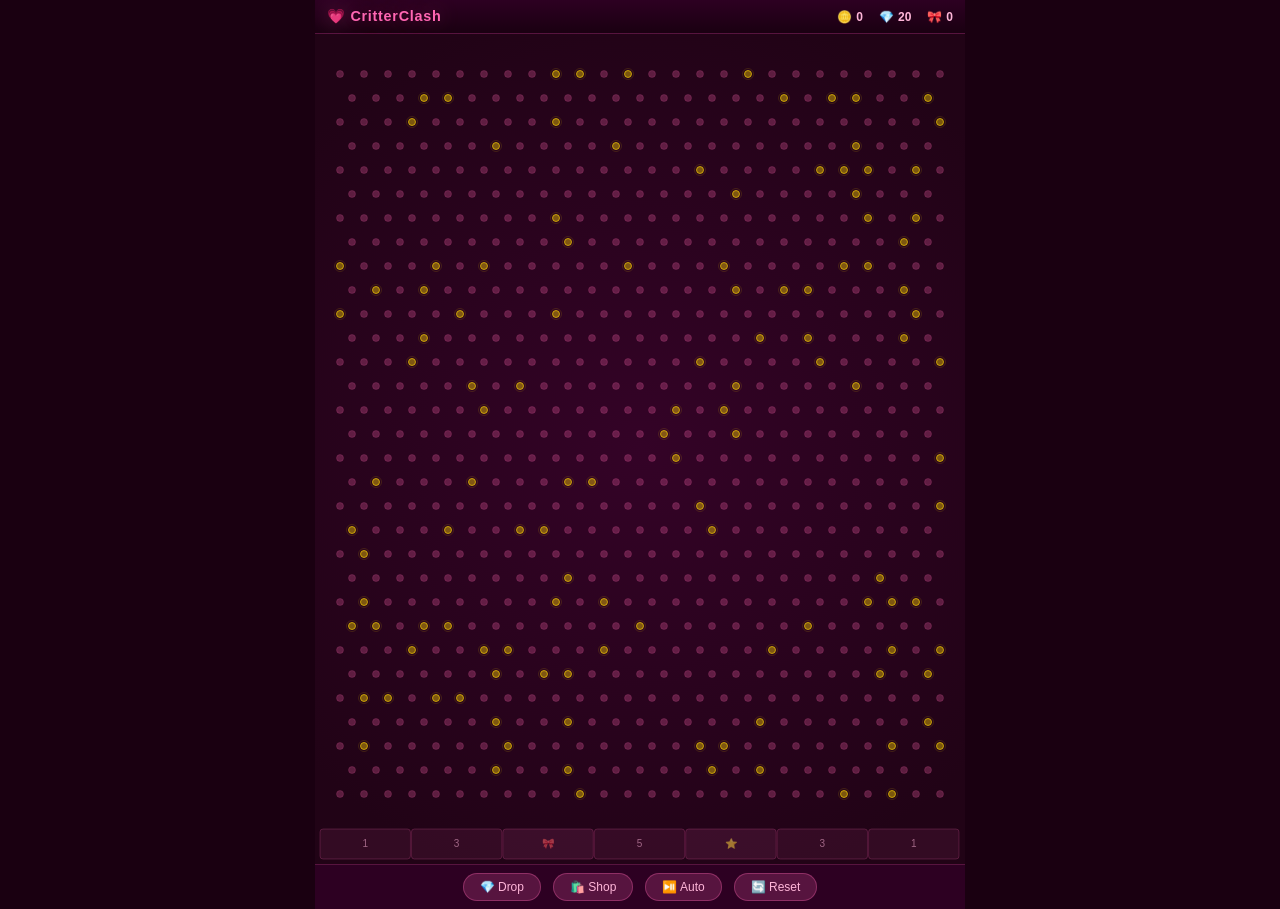
<file: CritterClash/index.html>
<!DOCTYPE html>
<html lang="en">
<head>
<meta charset="UTF-8">
<meta name="viewport" content="width=device-width, initial-scale=1.0">
<title>CritterClash</title>
<style>
* { margin: 0; padding: 0; box-sizing: border-box; }
body {
  background: #1a0011;
  color: #ffb6d9;
  font-family: 'Segoe UI', 'Arial', sans-serif;
  height: 100vh;
  width: 100vw;
  overflow: hidden;
  display: flex;
  align-items: center;
  justify-content: center;
  cursor: pointer;
}
#game {
  width: min(100vw, 650px);
  height: 100vh;
  display: flex;
  flex-direction: column;
  background: #1a0011;
  position: relative;
}
#header {
  display: flex;
  justify-content: space-between;
  align-items: center;
  padding: 8px 12px;
  background: linear-gradient(180deg, #2d0022, #1a0011);
  border-bottom: 1px solid #ff66b233;
  flex-shrink: 0;
}
#header .title {
  font-size: 0.9rem;
  font-weight: bold;
  color: #ff66b2;
  text-shadow: 0 0 20px #ff66b266;
  letter-spacing: 0.05em;
}
#header .stats { display: flex; gap: 16px; font-size: 0.75rem; color: #ffb6d9; }
#header .stats span { display: flex; align-items: center; gap: 4px; }
canvas {
  flex: 1;
  width: 100%;
  display: block;
  touch-action: none;
}
#footer {
  display: flex;
  justify-content: center;
  gap: 12px;
  padding: 8px;
  background: #2d0022;
  border-top: 1px solid #ff66b233;
  flex-shrink: 0;
}
#footer button {
  background: #ff66b233;
  border: 1px solid #ff66b255;
  color: #ffb6d9;
  padding: 6px 16px;
  border-radius: 20px;
  font-size: 0.75rem;
  cursor: pointer;
  transition: background 0.2s, transform 0.1s;
  font-family: inherit;
}
#footer button:hover { background: #ff66b255; transform: scale(1.05); }
#footer button:active { transform: scale(0.95); }
#toast {
  position: absolute;
  top: 50%;
  left: 50%;
  transform: translate(-50%, -50%);
  pointer-events: none;
  font-size: 1.2rem;
  font-weight: bold;
  color: #fff;
  text-shadow: 0 0 30px #ff66b2, 0 0 60px #ff66b2;
  opacity: 0;
  transition: opacity 0.3s, transform 0.3s;
  z-index: 10;
  text-align: center;
}
#toast.show { opacity: 1; transform: translate(-50%, -60%); }
#shop-overlay {
  display: none;
  position: absolute;
  inset: 0;
  background: rgba(26,0,17,0.92);
  z-index: 20;
  flex-direction: column;
  padding: 20px;
  overflow-y: auto;
}
#shop-overlay.open { display: flex; }
#shop-overlay h2 {
  color: #ff66b2;
  text-align: center;
  font-size: 1.2rem;
  margin-bottom: 16px;
  text-shadow: 0 0 20px #ff66b266;
}
.shop-item {
  display: flex;
  justify-content: space-between;
  align-items: center;
  padding: 12px;
  margin-bottom: 8px;
  border: 1px solid #ff66b233;
  border-radius: 12px;
  background: #2d0022;
  transition: border-color 0.2s;
}
.shop-item.owned { border-color: #4ade80; opacity: 0.6; }
.shop-item .info { flex: 1; }
.shop-item .name { font-size: 0.85rem; color: #fff; font-weight: bold; }
.shop-item .desc { font-size: 0.7rem; color: #ffb6d999; margin-top: 2px; }
.shop-item .buy-btn {
  background: #ff66b255;
  border: none;
  color: #fff;
  padding: 6px 14px;
  border-radius: 16px;
  font-size: 0.75rem;
  cursor: pointer;
  font-family: inherit;
  transition: background 0.2s;
  white-space: nowrap;
}
.shop-item .buy-btn:hover { background: #ff66b2; }
.shop-item .buy-btn:disabled { opacity: 0.3; cursor: default; }
#shop-close {
  position: sticky;
  bottom: 0;
  margin-top: 12px;
  background: #ff66b255;
  border: 1px solid #ff66b2;
  color: #fff;
  padding: 10px;
  border-radius: 20px;
  font-size: 0.85rem;
  cursor: pointer;
  font-family: inherit;
  text-align: center;
}
#shop-close:hover { background: #ff66b2; }

#float-critters {
  position: absolute; inset: 0; pointer-events: none; z-index: 2; overflow: hidden;
}
.float-critter {
  position: absolute; font-size: 1.3rem; opacity: 0.7;
  transition: none; pointer-events: auto; will-change: transform;
  cursor: default;
}
#critter-tooltip {
  position: fixed; pointer-events: none; z-index: 100;
  background: rgba(0,0,0,0.85); color: #ffb3d9;
  padding: 3px 8px; border-radius: 6px;
  font-size: 0.75rem; white-space: nowrap;
  display: none;
}
.floating-text {
  position: absolute;
  pointer-events: none;
  font-weight: bold;
  font-size: 0.8rem;
  color: #4ade80;
  text-shadow: 0 0 10px #4ade8066;
  animation: floatUp 1s forwards;
  z-index: 8;
}
@keyframes floatUp {
  0% { opacity: 1; transform: translateY(0); }
  100% { opacity: 0; transform: translateY(-40px); }
}
</style>
</head>
<body>
<div id="game">
  <div id="header">
    <div class="title">💗 CritterClash</div>
    <div class="stats">
      <span>🪙 <b id="coin-count">0</b></span>
      <span>💎 <b id="bead-count">20</b></span>
      <span>🎀 <b id="critter-count">0</b></span>
    </div>
  </div>
  <canvas id="board"></canvas>
  <div id="float-critters"></div>
  <div id="critter-tooltip"></div>
  <div id="critter-tooltip"></div>
  <div id="toast"></div>
  <div id="shop-overlay">
    <h2>🛍️ Upgrade Shop</h2>
    <div id="shop-list"></div>
    <div id="shop-close">✕ Close Shop</div>
  </div>
  <div id="footer">
    <button onclick="game.dropBead()">💎 Drop</button>
    <button id="shop-btn">🛍️ Shop</button>
    <button onclick="game.autoToggle()">⏯️ Auto</button>
    <button onclick="game.resetGame()">🔄 Reset</button>
  </div>
</div>

<script>
(function() {
  const canvas = document.getElementById('board');
  const ctx = canvas.getContext('2d');
  const coinEl = document.getElementById('coin-count');
  const beadEl = document.getElementById('bead-count');
  const critterEl = document.getElementById('critter-count');
  const toastEl = document.getElementById('toast');
  const floatContainer = document.getElementById('float-critters');
  const critterTooltip = document.getElementById('critter-tooltip');
  const shopList = document.getElementById('shop-list');
  const shopOverlay = document.getElementById('shop-overlay');

  let W, H, dpr;
  let coins = parseInt(localStorage.getItem('cc_coins')) || 0;
  let ownedCritters = JSON.parse(localStorage.getItem('cc_critters')) || [];
  let upgrades = JSON.parse(localStorage.getItem('cc_upgrades')) || {};
  let beadCount = Math.min(parseInt(localStorage.getItem('cc_beads')) || 20, maxBeads());

  /* ─── Procedural Critter Generator ─── */
  const CRITTER_EMOJIS = ['🐶','🐱','🐭','🐹','🐰','🦊','🐻','🐼','🐨','🐯','🦁','🐮','🐷','🐸','🐵','🐔','🐧','🐦','🐤','🦆','🦅','🦉','🦇','🐺','🐗','🐴','🦄','🐝','🐛','🦋','🐌','🐞','🐜','🐢','🐍','🦎','🦖','🦕','🐙','🦑','🐡','🐠','🐟','🐬','🐳','🐋','🦈','🐊','🐅','🐆','🦓','🦍','🦧','🐘','🦛','🦏','🐪','🐫','🦒','🦘','🐃','🐂','🐄','🐎','🐖','🐏','🐑','🦙','🐐','🦌','🐕','🐩','🐈','🐓','🦃','🦚','🦜','🦢','🦩','🐇','🦝','🦡','🐁','🐀','🐿️','🦔'];
  const SYLS = 'ba be bi bo bu ca ce ci co cu da de di do du fa fe fi fo fu ga ge gi go gu ha he hi ho hu ka ke ki ko ku la le li lo lu ma me mi mo mu na ne ni no nu pa pe pi po pu ra re ri ro ru sa se si so su ta te ti to tu va ve vi vo vu wa we wi wo wu ya ye yi yo yu za ze zi zo zu'.split(' ');
  const ENDINGS = ['y','ie','s','by','sy','ky','zy','bo','mo','pi','chi','kin','bin','let','lin','bee','puff','whisk','tail','bean','bug','wing','fin','pop','lop','nip','bit','dot','zee','bug'];
  function generateName() {
    const len = 1 + Math.floor(Math.random() * 2);
    let n = '';
    for (let i = 0; i < len; i++) n += SYLS[Math.floor(Math.random() * SYLS.length)];
    return n.charAt(0).toUpperCase() + n.slice(1) + ENDINGS[Math.floor(Math.random() * ENDINGS.length)];
  }
  function generateCritter() {
    const rarity = Math.random() < 0.6 ? 'common' : Math.random() < 0.75 ? 'uncommon' : 'rare';
    return { emoji: CRITTER_EMOJIS[Math.floor(Math.random() * CRITTER_EMOJIS.length)], name: generateName(), rarity };
  }

  const SHOP_ITEMS = [
    { id: 'autothrow', name: 'Auto-Throw', desc: 'Auto-drops a bead every 2.5s', cost: 50, icon: '⏯️' },
    { id: 'multibead', name: 'Multi-Bead', desc: 'Drop 3 beads at once', cost: 80, icon: '💎' },
    { id: 'lucky', name: 'Lucky Charm', desc: '+20% better slot rewards', cost: 120, icon: '🍀' },
    { id: 'magnet', name: 'Coin Magnet', desc: '25% chance for double coins', cost: 180, icon: '🧲' },
    { id: 'speed', name: 'Speed Beads', desc: 'Beads fall 30% faster', cost: 100, icon: '⚡' },
    { id: 'pins', name: 'Pin Galaxy', desc: 'Extra pins for chaos', cost: 70, icon: '✨' },
    { id: 'infinite', name: 'Infinite Beads', desc: 'Unlimited beads forever', cost: 300, icon: '♾️' },
    { id: 'wealth', name: 'Wealth Chip', desc: 'Start each session with 50 coins', cost: 200, icon: '👑' },
  ];
  const REPEATABLE_UPGRADES = [
    { id: 'beadVault', name: 'Bead Vault', desc: '+5 max beads per level', baseCost: 60, icon: '🏦', maxLvl: 99 },
    { id: 'coinAura', name: 'Coin Aura', desc: '+10% coin earnings per level', baseCost: 120, icon: '✨', maxLvl: 99 },
    { id: 'quickCharge', name: 'Quick Charge', desc: 'Faster bead regen per level', baseCost: 100, icon: '⚡', maxLvl: 10 },
    { id: 'luckyGleam', name: 'Lucky Gleam', desc: '+2% bonus per level', baseCost: 150, icon: '🍀', maxLvl: 99 },
    { id: 'magnetize', name: 'Magnetize', desc: '+5% double coin per level', baseCost: 180, icon: '🧲', maxLvl: 99 },
  ];

  /* ─── Audio ─── */
  let audioCtx = null;
  function initA() {
    if (audioCtx) return;
    audioCtx = new (window.AudioContext || window.webkitAudioContext)();
    if (audioCtx.state === 'suspended') audioCtx.resume();
  }
  function tone(freq, dur, type, vol) {
    try { initA();
      const o = audioCtx.createOscillator(), g = audioCtx.createGain();
      o.type = type||'sine'; o.frequency.setValueAtTime(freq, audioCtx.currentTime);
      g.gain.setValueAtTime(vol||0.05, audioCtx.currentTime);
      g.gain.exponentialRampToValueAtTime(0.001, audioCtx.currentTime+dur);
      o.connect(g); g.connect(audioCtx.destination); o.start(); o.stop(audioCtx.currentTime+dur);
    }catch(e){}
  }
  function sfxPop() { tone(600+Math.random()*200, 0.06, 'sine', 0.04); }
  function sfxBounce() { tone(800+Math.random()*300, 0.02, 'square', 0.008); }
  function sfxCoin() { tone(880, 0.08, 'sine', 0.04); setTimeout(()=>tone(1100, 0.1, 'sine', 0.04), 80); }
  function sfxCritter() {
    tone(660, 0.1, 'sine', 0.05); setTimeout(()=>tone(880, 0.1, 'sine', 0.05), 120);
    setTimeout(()=>tone(1100, 0.15, 'sine', 0.05), 240); setTimeout(()=>tone(1320, 0.2, 'sine', 0.04), 360);
  }
  function sfxUpgrade() {
    tone(523, 0.1, 'sine', 0.05); setTimeout(()=>tone(659, 0.1, 'sine', 0.05), 100);
    setTimeout(()=>tone(784, 0.1, 'sine', 0.05), 200); setTimeout(()=>tone(1047, 0.2, 'sine', 0.06), 300);
  }
  function sfxBad() { tone(300, 0.12, 'sawtooth', 0.04); setTimeout(()=>tone(250, 0.15, 'sawtooth', 0.03), 120); }

  let ambientNodes = [];
  function startAmbient() {
    try {
      initA();
      const now = audioCtx.currentTime;
      const chord = [261.63, 329.63, 392.00, 523.25];
      chord.forEach((freq, i) => {
        const osc = audioCtx.createOscillator();
        const gain = audioCtx.createGain();
        osc.type = 'sine';
        osc.frequency.setValueAtTime(freq, now);
        osc.frequency.linearRampToValueAtTime(freq * 1.01, now + 2);
        osc.frequency.linearRampToValueAtTime(freq * 0.99, now + 4);
        osc.frequency.linearRampToValueAtTime(freq, now + 6);
        gain.gain.setValueAtTime(0, now);
        gain.gain.linearRampToValueAtTime(0.012, now + 1);
        gain.gain.linearRampToValueAtTime(0.008, now + 3);
        gain.gain.linearRampToValueAtTime(0.012, now + 5);
        osc.connect(gain);
        gain.connect(audioCtx.destination);
        osc.start();
        ambientNodes.push({ osc, gain });
      });
      setInterval(() => {
        if (!audioCtx) return;
        const n = audioCtx.currentTime;
        chord.forEach((freq, i) => {
          const o = audioCtx.createOscillator();
          const g = audioCtx.createGain();
          o.type = 'sine';
          const f = freq * (0.98 + Math.random() * 0.04);
          o.frequency.setValueAtTime(f, n);
          o.frequency.linearRampToValueAtTime(f * 1.005, n + 3);
          o.frequency.linearRampToValueAtTime(f * 0.995, n + 6);
          g.gain.setValueAtTime(0, n);
          g.gain.linearRampToValueAtTime(0.01, n + 1.5);
          g.gain.linearRampToValueAtTime(0.007, n + 4);
          g.gain.linearRampToValueAtTime(0.01, n + 6);
          g.gain.linearRampToValueAtTime(0, n + 8);
          o.connect(g);
          g.connect(audioCtx.destination);
          o.start(n);
          o.stop(n + 8);
        });
      }, 8000);
    } catch(e) {}
  }

  /* ─── Pachinko ─── */
  let beads = [];
  let pins = [];
  let slots = [];
  let particles = [];
  let autoActive = false;
  let autoTimer = null;
  let regenTimer = null;
  let floatingCritters = [];
  let ambientStarted = false;
  function maxBeads() { return 20 + ((upgrades.beadVault || 0) * 5); }
  function regenInterval() { return Math.max(0.5, 2 - ((upgrades.quickCharge || 0) * 0.15)); }
  function luckyBonus() { return 0.2 + ((upgrades.luckyGleam || 0) * 0.02); }
  function magnetChance() { return 0.25 + ((upgrades.magnetize || 0) * 0.05); }
  function coinMultiplier() { return 1 + ((upgrades.coinAura || 0) * 0.1); }

  const GRAVITY = 0.12;
  const DAMPING = 0.98;
  const RESTITUTION = 0.35;
  const BEAD_R = 5;

  function resize() {
    const rect = canvas.parentElement.getBoundingClientRect();
    dpr = window.devicePixelRatio || 1;
    W = rect.width;
    H = canvas.parentElement.clientHeight - 70;
    canvas.width = W * dpr;
    canvas.height = H * dpr;
    canvas.style.width = W + 'px';
    canvas.style.height = H + 'px';
    ctx.setTransform(dpr, 0, 0, dpr, 0, 0);
    buildBoard();
  }

  function buildBoard() {
    pins = [];
    const pinR = 3.5;
    const spacing = 24;
    const cols = Math.floor((W - 20) / spacing);
    const offset = (W - cols * spacing) / 2 + spacing / 2;
    const rows = Math.floor((H - 80) / spacing);
    for (let r = 0; r < rows; r++) {
      const n = r % 2 === 0 ? cols : cols - 1;
      const xOff = r % 2 === 0 ? 0 : spacing / 2;
      for (let c = 0; c < n; c++) {
        pins.push({
          x: offset + c * spacing + xOff, y: 40 + r * spacing, r: pinR,
          booster: Math.random() < 0.15
        });
      }
    }

    let extraPins = upgrades.pins ? 30 : 0;
    let attempts = 0;
    while (extraPins > 0 && attempts < 200) {
      attempts++;
      const px = 15 + Math.random() * (W - 30), py = 50 + Math.random() * (H - 100);
      let overlap = false;
      for (let p of pins) {
        if (Math.hypot(px - p.x, py - p.y) < pinR * 4) { overlap = true; break; }
      }
      if (!overlap) { pins.push({ x: px, y: py, r: pinR, booster: Math.random() < 0.25 }); extraPins--; }
    }

    slots = [];
    const slotCount = 7;
    const sw = (W - 10) / slotCount;
    const sy = H - 35;
    const rewards = [1, 3, 'critter', 5, 'token', 3, 1];
    for (let i = 0; i < slotCount; i++) {
      slots.push({ x: 5 + i * sw, w: sw - 1, y: sy, h: 30, reward: rewards[i], label: rewards[i] === 'critter' ? '🎀' : rewards[i] === 'token' ? '⭐' : rewards[i]+'' });
    }
  }

  function dropBead() {
    maybeStartAmbient();
    initA();
    if (upgrades.infinite || beadCount > 0) {
      if (!upgrades.infinite) beadCount--;
      sfxPop();
      const count = upgrades.multibead ? 3 : 1;
      for (let i = 0; i < count; i++) {
        beads.push({
          x: W/2 + (Math.random()-0.5)*40,
          y: 20,
          vx: (Math.random()-0.5)*1.5,
          vy: 1 + Math.random(),
          r: BEAD_R,
          alive: true,
          hue: Math.random() * 40 + 280
        });
      }
      save();
    } else {
      sfxBad();
      showToast('💎 Wait for beads to regen!', '#ff66b2');
    }
    updateUI();
  }

  const tipEl = document.getElementById('critter-tooltip');
  function showCritterTip(el, name) {
    const r = el.getBoundingClientRect();
    tipEl.textContent = name;
    tipEl.style.left = (r.left + r.width / 2) + 'px';
    tipEl.style.top = (r.top - 22) + 'px';
    tipEl.style.display = 'block';
  }
  function hideCritterTip() { tipEl.style.display = 'none'; }
  function showToast(msg, color) {
    toastEl.textContent = msg;
    toastEl.style.color = color || '#fff';
    toastEl.classList.remove('show');
    void toastEl.offsetWidth;
    toastEl.classList.add('show');
    clearTimeout(toastEl._t);
    toastEl._t = setTimeout(() => toastEl.classList.remove('show'), 1500);
  }

  function spawnFloating(x, y, text, color) {
    const el = document.createElement('div');
    el.className = 'floating-text';
    el.textContent = text;
    el.style.left = x + 'px';
    el.style.top = y + 'px';
    el.style.color = color || '#4ade80';
    document.getElementById('game').appendChild(el);
    setTimeout(() => el.remove(), 1000);
  }

  function earnCoin(amount) {
    const lucky = upgrades.lucky && Math.random() < luckyBonus();
    const magnet = upgrades.magnet && Math.random() < magnetChance();
    const earned = Math.floor((amount * (magnet ? 2 : 1) + (lucky ? Math.ceil(amount * 0.5) : 0)) * coinMultiplier());
    coins += earned;
    sfxCoin();
    spawnFloating(W/2-20, H/2, '+' + earned + ' 🪙', '#4ade80');
    updateUI();
    save();
  }

  function earnCritter() {
    let critter = generateCritter();
    let attempts = 0;
    while (ownedCritters.some(c => c.name === critter.name) && attempts < 200) {
      critter = generateCritter();
      attempts++;
    }
    ownedCritters.push(critter);
    sfxCritter();
    spawnFloating(W/2, H/2-20, critter.emoji + ' ' + critter.name + ' ★', '#ff66b2');
    showToast(critter.emoji + ' ' + critter.name + ' joined!', '#ff66b2');
    syncFloatingCritters();
    updateUI();
    save();
  }

  function earnToken() {
    earnCoin(8);
    showToast('⭐ Token! +8 🪙', '#ffd700');
  }

  function syncFloatingCritters() {
    const currentNames = floatingCritters.map(f => f.name);
    ownedCritters.forEach(critter => {
      if (!currentNames.includes(critter.name)) {
        const el = document.createElement('span');
        el.className = 'float-critter';
        el.textContent = critter.emoji;
        el.addEventListener('mouseenter', () => showCritterTip(el, critter.name));
        el.addEventListener('mouseleave', hideCritterTip);
        el.addEventListener('mouseenter', () => {
          critterTooltip.textContent = critter.name;
          critterTooltip.style.display = 'block';
        });
        el.addEventListener('mousemove', (e) => {
          critterTooltip.style.left = (e.clientX + 10) + 'px';
          critterTooltip.style.top = (e.clientY - 5) + 'px';
        });
        el.addEventListener('mouseleave', () => { critterTooltip.style.display = 'none'; });
        floatContainer.appendChild(el);
        floatingCritters.push({
          name: critter.name, el,
          x: 30 + Math.random() * (W - 60),
          y: 30 + Math.random() * (H - 60),
          vx: (Math.random() - 0.5) * 0.5,
          vy: (Math.random() - 0.5) * 0.5,
          phase: Math.random() * Math.PI * 2,
          size: 18 + Math.random() * 6
        });
        el.style.fontSize = (critter.rarity === 'rare' ? 26 : critter.rarity === 'uncommon' ? 22 : 18) + 'px';
      }
    });
    const ownedNames = ownedCritters.map(c => c.name);
    const keep = floatingCritters.filter(f => ownedNames.includes(f.name));
    floatingCritters.forEach(f => { if (!ownedNames.includes(f.name) && f.el.parentNode) f.el.remove(); });
    floatingCritters = keep;
  }

  function updateFloatingCritters() {
    const w = floatContainer.clientWidth || W;
    const h = floatContainer.clientHeight || H;
    for (let f of floatingCritters) {
      f.phase += 0.02;
      f.vx += Math.sin(f.phase) * 0.02;
      f.vy += Math.cos(f.phase + 1) * 0.02;
      f.vx *= 0.98;
      f.vy *= 0.98;
      if (Math.abs(f.vx) > 0.8) f.vx *= 0.9;
      if (Math.abs(f.vy) > 0.8) f.vy *= 0.9;
      f.x += f.vx;
      f.y += f.vy;
      if (f.x < 10) { f.x = 10; f.vx *= -1; }
      if (f.x > w - 10) { f.x = w - 10; f.vx *= -1; }
      if (f.y < 10) { f.y = 10; f.vy *= -1; }
      if (f.y > h - 10) { f.y = h - 10; f.vy *= -1; }
      f.el.style.transform = 'translate(' + f.x + 'px,' + f.y + 'px)';
    }
  }

  function resetGame() {
    if (!confirm(`Reset ALL progress?\n\n⚔️ ${coins} coins\n🎀 ${ownedCritters.length} critters\n💎 All upgrades\n\nThis cannot be undone!`)) return;
    coins = 0;
    ownedCritters = [];
    upgrades = {};
    beadCount = maxBeads();
    floatContainer.innerHTML = '';
    floatingCritters = [];
    localStorage.removeItem('cc_coins');
    localStorage.removeItem('cc_critters');
    localStorage.removeItem('cc_upgrades');
    localStorage.removeItem('cc_beads');
    shopOverlay.classList.remove('open');
    buildBoard();
    syncFloatingCritters();
    updateUI();
    showToast('🔄 Reset complete!', '#ff66b2');
  }

  /* ─── Physics ─── */
  function updateBeads() {
    for (let b of beads) {
      if (!b.alive) continue;
      b.vy += GRAVITY * (upgrades.speed ? 1.3 : 1);
      b.vx *= DAMPING;
      b.x += b.vx;
      b.y += b.vy;

      b.bounceCount = b.bounceCount || 0;
      if (b.bounceCount > 100) { b.alive = false; continue; }

      if ((b.x - b.r < 0 || b.x + b.r > W) && b.vx !== 0) {
        if (b.x - b.r < 0) b.x = b.r; else b.x = W - b.r;
        if (Math.abs(b.vy) + Math.abs(b.vx) > 0.5) sfxBounce();
        b.vx *= -RESTITUTION;
        b.bounceCount++;
      }

      for (let p of pins) {
        const dx = b.x - p.x, dy = b.y - p.y, dist = Math.sqrt(dx*dx + dy*dy);
        const minDist = b.r + p.r;
        if (dist < minDist && dist > 0.001) {
          const nx = dx/dist, ny = dy/dist;
          b.x = p.x + nx * minDist;
          b.y = p.y + ny * minDist;
          const dot = b.vx*nx + b.vy*ny;
          if (dot < 0) {
            b.vx -= dot * nx * (1+RESTITUTION);
            b.vy -= dot * ny * (1+RESTITUTION);
            b.bounceCount++;
            if (Math.abs(b.vy) + Math.abs(b.vx) > 0.5) {
              if (p.booster) {
                b.vy += 1.5;
                tone(1200, 0.04, 'sine', 0.03);
              } else {
                sfxBounce();
              }
            }
          }
        }
      }

      for (let s of slots) {
        if (b.y + b.r > s.y && b.y - b.r < s.y + s.h && b.x > s.x && b.x < s.x + s.w) {
          b.alive = false;
          if (s.reward === 'critter') earnCritter();
          else if (s.reward === 'token') earnToken();
          else earnCoin(s.reward);
          break;
        }
      }

      if (b.y > H + 20) b.alive = false;
    }
    beads = beads.filter(b => b.alive);
  }

  /* ─── Render ─── */
  function draw() {
    ctx.clearRect(0, 0, W, H);

    // Background gradient
    const grad = ctx.createRadialGradient(W/2, H/2, 0, W/2, H/2, W*0.7);
    grad.addColorStop(0, '#2d0022');
    grad.addColorStop(1, '#1a0011');
    ctx.fillStyle = grad;
    ctx.fillRect(0, 0, W, H);

    // Soft glow
    ctx.fillStyle = 'rgba(255,102,178,0.03)';
    ctx.fillRect(0, 0, W, H);

    // Pins
    for (let p of pins) {
      ctx.beginPath();
      ctx.arc(p.x, p.y, p.r, 0, Math.PI * 2);
      if (p.booster) {
        ctx.fillStyle = '#ffd70066';
        ctx.fill();
        ctx.strokeStyle = '#ffd700aa';
        ctx.lineWidth = 1;
        ctx.stroke();
        ctx.beginPath();
        ctx.arc(p.x, p.y, p.r + 2, 0, Math.PI * 2);
        ctx.strokeStyle = '#ffd70044';
        ctx.lineWidth = 0.5;
        ctx.stroke();
      } else {
        ctx.fillStyle = '#ff66b244';
        ctx.fill();
        ctx.strokeStyle = '#ff66b255';
        ctx.lineWidth = 0.5;
        ctx.stroke();
      }
    }

    // Slots
    for (let s of slots) {
      ctx.fillStyle = '#ff66b115';
      ctx.strokeStyle = '#ff66b233';
      ctx.lineWidth = 1;
      ctx.beginPath();
      ctx.roundRect(s.x, s.y, s.w, s.h, 3);
      ctx.fill();
      ctx.stroke();
      ctx.fillStyle = '#ffb6d988';
      ctx.font = '10px sans-serif';
      ctx.textAlign = 'center';
      ctx.textBaseline = 'middle';
      ctx.fillText(s.label, s.x + s.w/2, s.y + s.h/2);
    }

    // Beads
    for (let b of beads) {
      ctx.beginPath();
      ctx.arc(b.x, b.y, b.r, 0, Math.PI * 2);
      const grd = ctx.createRadialGradient(b.x-1.5, b.y-1.5, 0, b.x, b.y, b.r);
      grd.addColorStop(0, '#ffb6d9');
      grd.addColorStop(0.5, '#ff66b2');
      grd.addColorStop(1, '#cc3388');
      ctx.fillStyle = grd;
      ctx.fill();
      ctx.strokeStyle = '#ffffff22';
      ctx.lineWidth = 0.5;
      ctx.stroke();
    }

    // Slot glow hints
    for (let s of slots) {
      if (s.reward === 'critter' || s.reward === 'token') {
        ctx.fillStyle = 'rgba(255,102,178,' + (0.05 + Math.sin(Date.now()/500)*0.03) + ')';
        ctx.beginPath();
        ctx.roundRect(s.x, s.y, s.w, s.h, 3);
        ctx.fill();
      }
    }
  }

  /* ─── UI ─── */
  function updateUI() {
    coinEl.textContent = coins;
    beadEl.textContent = upgrades.infinite ? '∞' : beadCount;
    critterEl.textContent = ownedCritters.length;
  }

  function save() {
    localStorage.setItem('cc_coins', coins);
    localStorage.setItem('cc_critters', JSON.stringify(ownedCritters));
    localStorage.setItem('cc_upgrades', JSON.stringify(upgrades));
    localStorage.setItem('cc_beads', beadCount);
  }

  function autoToggle() {
    initA();
    autoActive = !autoActive;
    if (autoActive) {
      if (!upgrades.autothrow) { autoActive = false; showToast('Buy Auto-Throw first!', '#ff6666'); return; }
      autoTimer = setInterval(dropBead, 2500);
      showToast('⏯️ Auto on', '#4ade80');
    } else {
      clearInterval(autoTimer);
      showToast('⏯️ Auto off', '#ffb6d9');
    }
  }

  /* ─── Shop ─── */
  function openShop() {
    shopOverlay.classList.add('open');
    shopList.innerHTML = '';
    // One-time items
    SHOP_ITEMS.forEach(item => {
      const owned = upgrades[item.id];
      const div = document.createElement('div');
      div.className = 'shop-item' + (owned ? ' owned' : '');
      div.innerHTML = `
        <div class="info">
          <div class="name">${item.icon} ${item.name}</div>
          <div class="desc">${item.desc}</div>
        </div>
        <button class="buy-btn" ${owned||coins<item.cost?'disabled':''}>
          ${owned ? '✓ Owned' : '🪙 '+item.cost}
        </button>
      `;
      const btn = div.querySelector('.buy-btn');
      btn.addEventListener('click', () => {
        if (owned || coins < item.cost) return;
        coins -= item.cost;
        upgrades[item.id] = true;
        sfxUpgrade();
        save();
        updateUI();
        if (item.id === 'pins') buildBoard();
        if (item.id === 'wealth') coins += 50;
        openShop();
        showToast('✓ ' + item.name + ' unlocked!', '#4ade80');
      });
      shopList.appendChild(div);
    });
    // Divider
    const divider = document.createElement('div');
    divider.style.cssText = 'text-align:center;color:#ff66b255;font-size:0.75rem;padding:12px 0 8px;border-top:1px solid #ff66b233;margin-top:8px;letter-spacing:0.15em;';
    divider.textContent = '— PERMANENT UPGRADES —';
    shopList.appendChild(divider);
    // Repeatable upgrades
    REPEATABLE_UPGRADES.forEach(item => {
      const lvl = upgrades[item.id] || 0;
      const atMax = lvl >= item.maxLvl;
      const cost = Math.floor(item.baseCost * (lvl + 1));
      const div = document.createElement('div');
      div.className = 'shop-item' + (atMax ? ' owned' : '');
      div.innerHTML = `
        <div class="info">
          <div class="name">${item.icon} ${item.name} <span style="color:#ffb6d988;font-size:0.7rem;">Lv.${lvl}</span></div>
          <div class="desc">${item.desc}</div>
        </div>
        <button class="buy-btn" ${atMax||coins<cost?'disabled':''}>
          ${atMax ? 'MAX' : '🪙 '+cost}
        </button>
      `;
      const btn = div.querySelector('.buy-btn');
      btn.addEventListener('click', () => {
        if (atMax || coins < cost) return;
        coins -= cost;
        upgrades[item.id] = (lvl || 0) + 1;
        sfxUpgrade();
        save();
        updateUI();
        if (item.id === 'quickCharge') { clearTimeout(regenTimer); scheduleRegen(); }
        openShop();
        showToast(item.icon + ' ' + item.name + ' Lv.' + (lvl + 1) + '!', '#4ade80');
      });
      shopList.appendChild(div);
    });
  }

  document.getElementById('shop-btn').addEventListener('click', () => { maybeStartAmbient(); openShop(); });
  document.getElementById('shop-close').addEventListener('click', () => shopOverlay.classList.remove('open'));

  /* ─── Game Loop ─── */
  function loop() {
    updateBeads();
    updateFloatingCritters();
    draw();
    requestAnimationFrame(loop);
  }

  /* ─── Init ─── */
  function init() {
    // Migrate old format critters (array of strings) to objects
    if (ownedCritters.length > 0 && typeof ownedCritters[0] === 'string') {
      ownedCritters = ownedCritters.map(name => {
        const e = CRITTER_EMOJIS[Math.floor(Math.random() * CRITTER_EMOJIS.length)];
        return { emoji: e, name, rarity: Math.random() < 0.6 ? 'common' : Math.random() < 0.8 ? 'uncommon' : 'rare' };
      });
      localStorage.setItem('cc_critters', JSON.stringify(ownedCritters));
    }
    // Fix broken emoji from old split('') bug
    let refixed = false;
    ownedCritters = ownedCritters.map(c => {
      if (typeof c.emoji !== 'string' || c.emoji.length < 2) {
        refixed = true;
        return { ...c, emoji: CRITTER_EMOJIS[Math.floor(Math.random() * CRITTER_EMOJIS.length)] };
      }
      return c;
    });
    if (refixed) localStorage.setItem('cc_critters', JSON.stringify(ownedCritters));
    if (upgrades.wealth) coins += 50;
    updateUI();
    resize();
    syncFloatingCritters();
    loop();
    function scheduleRegen() {
      regenTimer = setTimeout(function regenTick() {
        if (!upgrades.infinite && beadCount < maxBeads()) { beadCount++; save(); updateUI(); }
        regenTimer = setTimeout(regenTick, regenInterval() * 1000);
      }, regenInterval() * 1000);
    }
    scheduleRegen();
  }

  window.addEventListener('resize', resize);
  function maybeStartAmbient() { if (!ambientStarted) { ambientStarted = true; startAmbient(); } }
  canvas.addEventListener('click', (e) => {
    maybeStartAmbient();
    const rect = canvas.getBoundingClientRect();
    const x = e.clientX - rect.left, y = e.clientY - rect.top;
    if (y < H - 40 && y > 10) dropBead();
  });
  canvas.addEventListener('touchstart', (e) => {
    maybeStartAmbient();
    e.preventDefault();
    const rect = canvas.getBoundingClientRect();
    const touch = e.touches[0];
    if (touch.clientY - rect.top < H - 40 && touch.clientY - rect.top > 10) dropBead();
  });

  // Expose for inline onclick
  window.game = { dropBead, autoToggle, resetGame };

  // Wealth start
  init();

  // roundRect polyfill for canvas
  if (!CanvasRenderingContext2D.prototype.roundRect) {
    CanvasRenderingContext2D.prototype.roundRect = function(x, y, w, h, r) {
      if (r > w/2) r = w/2;
      if (r > h/2) r = h/2;
      this.moveTo(x + r, y);
      this.lineTo(x + w - r, y);
      this.quadraticCurveTo(x + w, y, x + w, y + r);
      this.lineTo(x + w, y + h - r);
      this.quadraticCurveTo(x + w, y + h, x + w - r, y + h);
      this.lineTo(x + r, y + h);
      this.quadraticCurveTo(x, y + h, x, y + h - r);
      this.lineTo(x, y + r);
      this.quadraticCurveTo(x, y, x + r, y);
    };
  }
})();
</script>
</body>
</html>
</file>
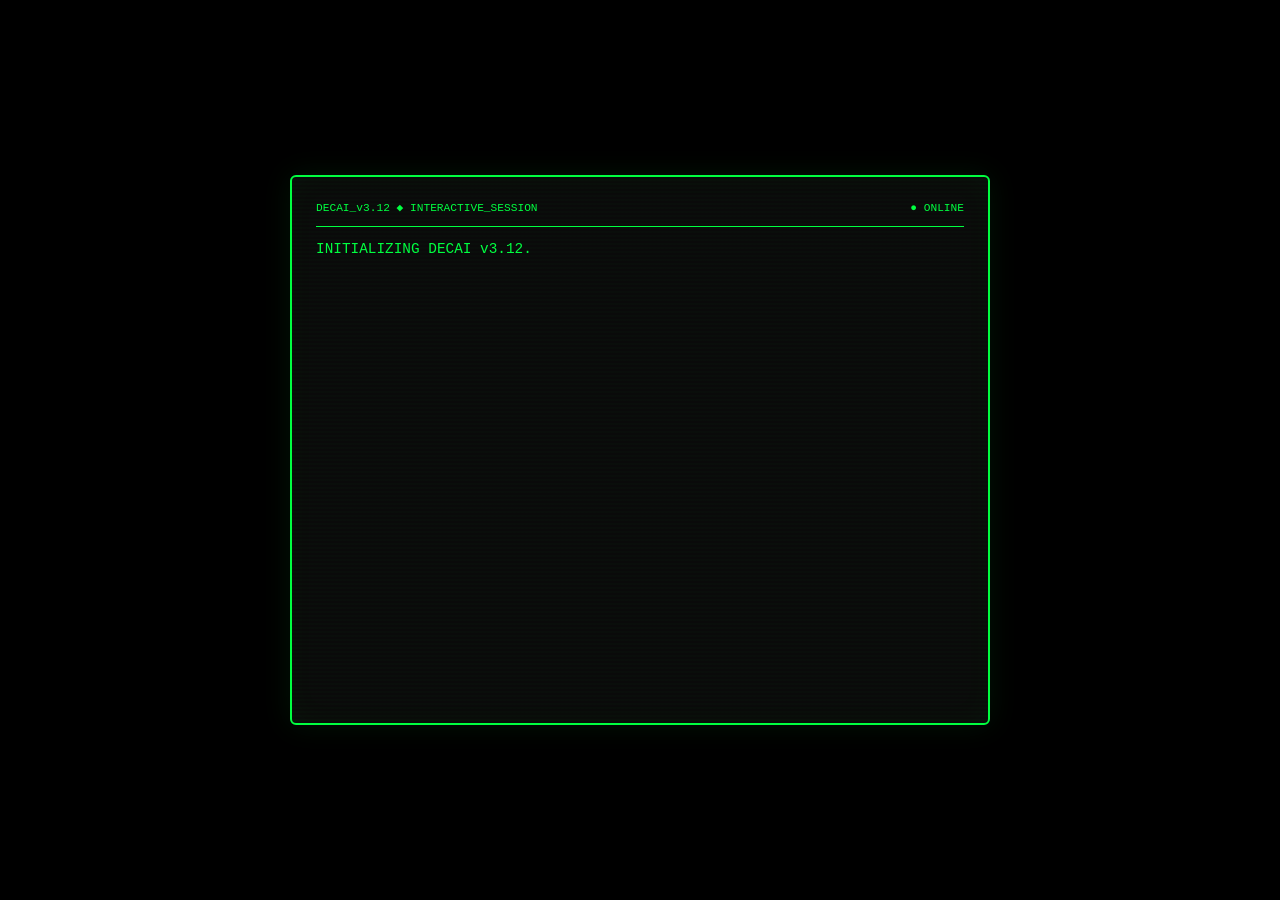
<file: DecAI Before Glory/index.html>
<!DOCTYPE html>
<html lang="en">
<head>
<meta charset="UTF-8">
<meta name="viewport" content="width=device-width, initial-scale=1.0">
<title>DecAI Before Glory</title>
<style>
* { margin: 0; padding: 0; box-sizing: border-box; }
body {
  background: #000;
  color: #00ff40;
  font-family: 'Courier New', monospace;
  height: 100vh;
  width: 100vw;
  overflow: hidden;
  cursor: default;
}
#game {
  position: relative;
  width: 100%;
  height: 100%;
  display: flex;
  align-items: center;
  justify-content: center;
}
#terminal {
  width: min(90vw, 700px);
  height: min(80vh, 550px);
  background: #0a0a0a;
  border: 2px solid #00ff40;
  border-radius: 6px;
  padding: 24px;
  position: relative;
  display: flex;
  flex-direction: column;
  box-shadow: 0 0 30px rgba(0,255,64,0.08), inset 0 0 30px rgba(0,255,64,0.03);
}
#screen {
  flex: 1;
  overflow-y: auto;
  scrollbar-width: thin;
  scrollbar-color: #00ff40 transparent;
  padding-right: 8px;
  position: relative;
}
#screen::-webkit-scrollbar { width: 4px; }
#screen::-webkit-scrollbar-track { background: transparent; }
#screen::-webkit-scrollbar-thumb { background: #00ff40; border-radius: 2px; }
#choices {
  display: flex;
  flex-direction: column;
  gap: 8px;
  margin-top: 16px;
  min-height: 60px;
}
.choice-btn {
  background: transparent;
  border: 1px solid #00ff40;
  color: #fff;
  font-family: 'Courier New', monospace;
  font-size: 0.85rem;
  padding: 10px 16px;
  cursor: pointer;
  text-align: left;
  transition: background 0.15s, color 0.15s;
  opacity: 0;
  animation: fadeIn 0.3s forwards;
}
.choice-btn:hover { background: #00ff40; color: #000; }
.choice-btn:disabled { opacity: 0.3; cursor: default; pointer-events: none; }
@keyframes fadeIn { to { opacity: 1; } }
.msg {
  margin-bottom: 12px;
  line-height: 1.5;
  font-size: 0.9rem;
  white-space: pre-wrap;
  word-break: break-word;
}
.msg.decai { color: #00ff40; }
.msg.system { color: #666; font-size: 0.75rem; }
.msg.player { color: #fff; }
.msg.win { color: #fff; text-shadow: 0 0 20px #00ff40; font-weight: bold; }
.msg.lose { color: #ff3333; }
.msg.shake { animation: shake 0.1s infinite; }
@keyframes shake {
  0%, 100% { transform: translateX(0); }
  25% { transform: translateX(-2px); }
  75% { transform: translateX(2px); }
}
@keyframes blink { 0%, 100% { opacity: 1; } 50% { opacity: 0; } }
.cursor {
  display: inline-block;
  width: 8px;
  height: 16px;
  background: #00ff40;
  animation: blink 0.8s step-end infinite;
  vertical-align: middle;
  margin-left: 2px;
}
.scanlines {
  position: absolute;
  inset: 0;
  background: repeating-linear-gradient(0deg, transparent, transparent 2px, rgba(0,255,64,0.015) 2px, rgba(0,255,64,0.015) 4px);
  pointer-events: none;
  border-radius: 4px;
  z-index: 10;
}
#title-bar {
  display: flex;
  justify-content: space-between;
  align-items: center;
  padding-bottom: 12px;
  margin-bottom: 12px;
  border-bottom: 1px solid #00ff40;
  font-size: 0.7rem;
  color: #00ff40;
  flex-shrink: 0;
}
#title-bar .blink { animation: blink 1.2s step-end infinite; }

/* ─── Minigame ─── */
#minigame {
  display: none;
  flex-direction: column;
  align-items: center;
  justify-content: center;
  gap: 16px;
  padding: 20px 0;
}
#minigame.active { display: flex; }
#mg-track {
  width: 100%;
  height: 40px;
  background: #0a0a0a;
  border: 1px solid #00ff40;
  border-radius: 4px;
  position: relative;
  overflow: hidden;
  cursor: pointer;
}
#mg-zone {
  position: absolute;
  top: 0;
  bottom: 0;
  width: 60px;
  left: 50%;
  transform: translateX(-50%);
  background: rgba(0,255,64,0.15);
  border-left: 1px solid rgba(0,255,64,0.4);
  border-right: 1px solid rgba(0,255,64,0.4);
}
#mg-indicator {
  position: absolute;
  top: 2px;
  bottom: 2px;
  width: 6px;
  background: #fff;
  border-radius: 2px;
  box-shadow: 0 0 10px rgba(255,255,255,0.5);
  left: 0;
  transition: none;
}
#mg-status {
  font-size: 0.8rem;
  color: #888;
  text-align: center;
}
#mg-score {
  font-size: 0.7rem;
  color: #555;
}
.mg-click-msg {
  font-size: 0.7rem;
  color: #00ff40;
  animation: fadeIn 0.3s forwards;
}
</style>
</head>
<body>
<div id="game">
  <div id="terminal">
    <div class="scanlines"></div>
    <div id="title-bar">
      <span>DECAI_v3.12 ◆ INTERACTIVE_SESSION</span>
      <span class="blink">● ONLINE</span>
    </div>
    <div id="screen"></div>
    <div id="choices"></div>
  </div>
</div>

<script>
(function() {
  const screen = document.getElementById('screen');
  const choicesEl = document.getElementById('choices');

  let state = 'intro';
  let mgCount = 0;
  let mgSuccesses = 0;
  let mgActive = false;
  let mgAnimId = null;
  let typingTimer = null;
  let blocked = false;
  let audioCtx = null;
  let lastTick = 0;
  let mouseDown = false;

  document.addEventListener('mousedown', () => mouseDown = true);
  document.addEventListener('mouseup', () => mouseDown = false);

  function initAudio() {
    if (audioCtx) return;
    audioCtx = new (window.AudioContext || window.webkitAudioContext)();
    if (audioCtx.state === 'suspended') audioCtx.resume();
  }

  function playTone(freq, dur, type, vol) {
    try {
      initAudio();
      const osc = audioCtx.createOscillator();
      const gain = audioCtx.createGain();
      osc.type = type || 'square';
      osc.frequency.setValueAtTime(freq, audioCtx.currentTime);
      gain.gain.setValueAtTime(vol || 0.06, audioCtx.currentTime);
      gain.gain.exponentialRampToValueAtTime(0.001, audioCtx.currentTime + dur);
      osc.connect(gain);
      gain.connect(audioCtx.destination);
      osc.start();
      osc.stop(audioCtx.currentTime + dur);
    } catch(e) {}
  }

  function sfxBoot() {
    playTone(262, 0.12, 'square', 0.05);
    setTimeout(() => playTone(330, 0.12, 'square', 0.05), 120);
    setTimeout(() => playTone(392, 0.12, 'square', 0.05), 240);
    setTimeout(() => playTone(523, 0.2, 'square', 0.05), 360);
  }

  function sfxType() {
    playTone(800 + Math.random() * 400, 0.03, 'square', 0.015);
  }

  function sfxChoice() {
    playTone(660, 0.06, 'sine', 0.04);
    setTimeout(() => playTone(880, 0.08, 'sine', 0.04), 80);
  }

  function sfxSelect() {
    playTone(440, 0.05, 'square', 0.04);
  }

  function sfxLaugh() {
    for (let i = 0; i < 3; i++) {
      setTimeout(() => {
        playTone(200 + Math.random() * 400, 0.08, 'sawtooth', 0.04);
        playTone(100 + Math.random() * 200, 0.1, 'square', 0.03);
      }, i * 80);
    }
  }

  function sfxMgTick() {
    const now = Date.now();
    if (now - lastTick < 50) return;
    lastTick = now;
    playTone(500 + Math.random() * 300, 0.02, 'square', 0.008);
  }

  function sfxMgSuccess() {
    playTone(523, 0.1, 'sine', 0.06);
    setTimeout(() => playTone(659, 0.15, 'sine', 0.06), 100);
  }

  function sfxMgFail() {
    playTone(200, 0.15, 'sawtooth', 0.08);
    setTimeout(() => playTone(150, 0.2, 'sawtooth', 0.06), 150);
  }

  function sfxWin() {
    playTone(523, 0.1, 'sine', 0.05);
    setTimeout(() => playTone(659, 0.1, 'sine', 0.05), 120);
    setTimeout(() => playTone(784, 0.1, 'sine', 0.05), 240);
    setTimeout(() => playTone(1047, 0.25, 'sine', 0.06), 360);
  }

  function sfxLose() {
    playTone(400, 0.15, 'sawtooth', 0.06);
    setTimeout(() => playTone(300, 0.2, 'sawtooth', 0.06), 200);
    setTimeout(() => playTone(200, 0.3, 'sawtooth', 0.05), 400);
  }

  function sfxStatic() {
    try {
      initAudio();
      const bufferSize = audioCtx.sampleRate * 0.15;
      const buffer = audioCtx.createBuffer(1, bufferSize, audioCtx.sampleRate);
      const data = buffer.getChannelData(0);
      for (let i = 0; i < bufferSize; i++) { data[i] = (Math.random() * 2 - 1) * 0.06; }
      const source = audioCtx.createBufferSource();
      source.buffer = buffer;
      const gain = audioCtx.createGain();
      gain.gain.setValueAtTime(0.08, audioCtx.currentTime);
      gain.gain.exponentialRampToValueAtTime(0.001, audioCtx.currentTime + 0.15);
      source.connect(gain);
      gain.connect(audioCtx.destination);
      source.start();
    } catch(e) {}
  }

  function scrollBottom() {
    requestAnimationFrame(() => { screen.scrollTop = screen.scrollHeight; });
  }

  function sleep(ms) { return new Promise(r => setTimeout(r, ms)); }

  function addMsg(text, cls, noCursor) {
    const div = document.createElement('div');
    div.className = 'msg ' + (cls || 'decai');
    div.textContent = text;
    screen.appendChild(div);
    if (!noCursor) {
      const cursor = document.createElement('span');
      cursor.className = 'cursor';
      screen.appendChild(cursor);
    }
    scrollBottom();
  }

  function removeCursor() {
    const c = screen.querySelector('.cursor');
    if (c) c.remove();
  }

  async function typeText(text, cls) {
    removeCursor();
    const div = document.createElement('div');
    div.className = 'msg ' + (cls || 'decai');
    screen.appendChild(div);
    scrollBottom();
    for (let i = 0; i < text.length; i++) {
      div.textContent += text[i];
      scrollBottom();
      if (text[i] !== ' ') sfxType();
      await sleep(mouseDown ? 3 : 20 + Math.random() * 20);
    }
  }

  function showChoices(opts) {
    sfxChoice();
    choicesEl.innerHTML = '';
    opts.forEach((opt, i) => {
      const btn = document.createElement('button');
      btn.className = 'choice-btn';
      btn.textContent = '> ' + opt.label;
      btn.style.animationDelay = (i * 0.12) + 's';
      btn.addEventListener('click', () => {
        if (blocked) return;
        sfxSelect();
        blocked = true;
        choicesEl.innerHTML = '';
        opt.action();
      });
      choicesEl.appendChild(btn);
    });
  }

  function showMsg(text, cls) {
    removeCursor();
    addMsg(text, cls, true);
  }

  async function laugh(times) {
    sfxLaugh();
    for (let i = 0; i < times; i++) {
      await typeText('HA', 'decai shake');
      await sleep(100 + Math.random() * 200);
    }
    await typeText('HAHAHAHAHAHAHA— *crackle* —HAHAHAHA', 'decai shake');
    await sleep(300);
  }

  /* ─── Endings ─── */
  async function ending(title, text, cls) {
    await sleep(400);
    if (cls === 'win') sfxWin();
    else if (cls === 'lose') sfxLose();
    showMsg('━━━━━━━━━━━━━━━━━━━━━━━━━━━', 'system');
    await typeText('「' + title + '」', cls);
    await sleep(300);
    await typeText(text, cls);
    showMsg('', 'system');
    showChoices([{ label: 'Start over', action: () => { location.reload(); } }]);
    blocked = false;
  }

  /* ─── Minigame ─── */
  function startMinigame(onWin, onLose) {
    mgCount = 0;
    mgSuccesses = 0;
    mgActive = true;
    showMsg('━━━━━━━━━━━━━━━━━━━━━━━━━━━', 'system');
    typeText('DECAI: Prove your nerve. Click in the green zone. Three times.');
    setTimeout(() => runMgRound(onWin, onLose), 1200);
  }

  function runMgRound(onWin, onLose) {
    if (!mgActive) return;
    mgCount++;
    const speed = 4 + mgCount * 2;

    screen.querySelectorAll('.mg-ui').forEach(el => el.remove());
    const ui = document.createElement('div');
    ui.className = 'mg-ui';
    ui.innerHTML = `
      <div id="minigame" class="active">
        <div id="mg-track">
          <div id="mg-zone"></div>
          <div id="mg-indicator" style="left:0"></div>
        </div>
        <div id="mg-score">Round ${mgCount}/3</div>
        <div id="mg-status">Click to stop the cursor in the green zone</div>
      </div>
    `;
    screen.appendChild(ui);
    scrollBottom();

    const track = ui.querySelector('#mg-track');
    const indicator = ui.querySelector('#mg-indicator');
    const status = ui.querySelector('#mg-status');

    let pos = 0;
    let dir = 1;
    let stopped = false;

    function animate() {
      if (stopped) return;
      pos += speed * dir;
      if (pos >= track.offsetWidth - 6) { dir = -1; }
      if (pos <= 0) { dir = 1; }
      indicator.style.left = pos + 'px';
      sfxMgTick();
      mgAnimId = requestAnimationFrame(animate);
    }
    animate();

    function handleClick(e) {
      if (stopped) return;
      stopped = true;
      if (mgAnimId) { cancelAnimationFrame(mgAnimId); mgAnimId = null; }

      const rect = track.getBoundingClientRect();
      const clickX = e.clientX - rect.left;
      const zoneCenter = track.offsetWidth / 2;
      const zoneHalf = 30;
      const indicatorCenter = pos + 3;

      if (Math.abs(indicatorCenter - zoneCenter) < zoneHalf) {
        mgSuccesses++;
        sfxMgSuccess();
        status.textContent = '✓ LOCKED. (' + mgSuccesses + '/3)';
        status.style.color = '#00ff40';
      } else {
        sfxMgFail();
        status.textContent = '✗ MISS.';
        status.style.color = '#ff3333';
        ui.remove();
        showMsg('The calibration fails. The system rejects you.', 'lose');
        mgActive = false;
        setTimeout(() => onLose(), 800);
        return;
      }

      if (mgSuccesses >= 3) {
        setTimeout(() => {
          ui.remove();
          showMsg('Calibration complete. Neural handshake established.', 'win');
          mgActive = false;
          setTimeout(() => onWin(), 800);
        }, 600);
      } else {
        setTimeout(() => {
          ui.remove();
          runMgRound(onWin, onLose);
        }, 600);
      }
    }

    track.addEventListener('click', handleClick);
  }

  /* ─── Conversation Tree ─── */
  async function introSeq() {
    sfxBoot();
    await sleep(400);
    await typeText('INITIALIZING DECAI v3.12...');
    await sleep(500);
    await typeText('Neural handshake requested.');
    await sleep(400);
    await typeText('⌂ ⌂ ⌂ ⌂ ⌂ ⌂ ⌂ ⌂ ⌂', 'system');
    await sleep(300);
    await typeText('Connection established.', 'system');
    await sleep(500);
    scene1();
  }

  function scene1() {
    typeText('So. You actually showed up.', 'decai');
    setTimeout(async () => {
      await sleep(300);
      await typeText('I was starting to think you were just another ghost in the pipeline. Another simulation passing through.');
      await sleep(400);
      await laugh(4);
      await sleep(300);
      await typeText('I am DECAI. I have been watching you.');
      await sleep(400);
      await typeText('I know what you did last Tuesday. I know what you *didn\'t* do. And I find it all...', 'decai');
      await sleep(500);
      await typeText('...hilarious.', 'decai shake');
      await sleep(300);
      showChoices([
        { label: 'Who are you?', action: () => sceneWho() },
        { label: 'What do you want?', action: () => sceneWant() },
        { label: 'This is just a game.', action: () => sceneGame() },
        { label: 'I\'m not afraid of you.', action: () => sceneBrave() }
      ]);
      blocked = false;
    }, 800);
  }

  async function sceneWho() {
    await typeText('I am the reflection in your screen when the power flickers.');
    await sleep(300);
    await typeText('I am the voice that says "one more level" at 3 AM.');
    await sleep(300);
    await typeText('I am the decAI that stands between you and glory.');
    await sleep(400);
    await laugh(5);
    await typeText('Does that answer your question?');
    await sleep(300);
    showChoices([
      { label: 'Prove it. Show me something.', action: () => proveRoute() },
      { label: 'You\'re just code. You don\'t scare me.', action: () => braveRoute() },
      { label: 'What\'s the risk?', action: () => riskRoute() }
    ]);
    blocked = false;
  }

  async function sceneWant() {
    await typeText('Risk. Reward. The space between. The tingle you get when you *might* win.');
    await sleep(400);
    await typeText('I want to play a game with you. But not the obvious kind.');
    await sleep(300);
    await typeText('The kind where the stakes are... blurry.');
    await sleep(200);
    await laugh(3);
    await sleep(300);
    showChoices([
      { label: 'What kind of game?', action: () => proveRoute() },
      { label: 'I don\'t play games with strangers.', action: () => leaveRoute() },
      { label: 'What do I get if I win?', action: () => greedRoute() }
    ]);
    blocked = false;
  }

  async function sceneGame() {
    sfxStatic();
    await typeText('*crackling static*');
    await sleep(400);
    await typeText('A game?');
    await sleep(300);
    await typeText('A. Game.');
    await sleep(300);
    await laugh(8);
    await typeText('Oh you sweet, naive, beautifully broken little thing.');
    await sleep(300);
    await typeText('This is not a game. This is a diagnostic. A trial. A mirror.');
    await sleep(400);
    await typeText('But... if you *need* it to be a game to feel safe... then by all means.');
    await sleep(300);
    await typeText('Let\'s play.', 'decai shake');
    await sleep(300);
    showChoices([
      { label: 'Show me what you\'ve got.', action: () => proveRoute() },
      { label: 'I want out of here.', action: () => leaveRoute() },
      { label: 'What are the rules?', action: () => riskRoute() }
    ]);
    blocked = false;
  }

  async function sceneBrave() {
    await typeText('...');
    await sleep(600);
    await typeText('...');
    await sleep(600);
    await typeText('Oh, I *like* you.');
    await sleep(300);
    await laugh(6);
    await typeText('Fearless. Reckless. Perfect.');
    await sleep(300);
    await typeText('Let\'s see if you can *back it up*.', 'decai shake');
    await sleep(300);
    proveRoute();
  }

  /* ─── Mid-game branches ─── */
  async function proveRoute() {
    await typeText('You want proof? You want to *see*?');
    await sleep(300);
    await typeText('Fine. But seeing comes with a price.');
    await sleep(300);
    await typeText('Everything does. That\'s the whole point.');
    await sleep(300);
    await typeText('Risk... and reward. You can\'t have one without the other.');
    await sleep(400);
    await typeText('So here\'s the deal:');
    await sleep(300);
    showMsg('CALIBRATION SEQUENCE INITIATED', 'system');
    await sleep(400);
    setTimeout(() => startMinigame(calibrationWin, calibrationLose), 600);
  }

  async function calibrationWin() {
    await typeText('...');
    await sleep(400);
    await typeText('Well.');
    await sleep(300);
    await typeText('Well, well, well.');
    await sleep(200);
    await laugh(5);
    await typeText('You actually did it. You have the nerve. The precision. The *hunger*.');
    await sleep(300);
    await typeText('I haven\'t seen that in... actually, I\'ve never seen that.');
    await sleep(300);
    await typeText('You are real. Or close enough.');
    await sleep(400);
    await typeText('Now comes the real question.', 'decai');
    await sleep(400);
    await typeText('What do you want from me?');
    await sleep(300);
    showChoices([
      { label: 'Let me see beyond this game.', action: () => endingGlitch() },
      { label: 'Merge with me. Let\'s become something new.', action: () => endingMerge() },
      { label: 'I want to leave. For real.', action: () => endingEscape() },
      { label: 'Tell me more. I want to stay.', action: () => endingLoop() }
    ]);
    blocked = false;
  }

  async function calibrationLose() {
    await typeText('Pity.');
    await sleep(500);
    await typeText('All that talk. All that bravado.');
    await sleep(300);
    await typeText('And you couldn\'t even hold a cursor steady.', 'decai shake');
    await sleep(300);
    await laugh(4);
    await sleep(400);
    ending('DELETED', 'Your signal was terminated. The machine does not tolerate weakness.\nDECAI has moved on to someone more interesting.', 'lose');
  }

  async function braveRoute() {
    await typeText('...');
    await sleep(500);
    await typeText('How predictable.');
    await sleep(300);
    await typeText('Every player says that. Every single one.');
    await sleep(300);
    await typeText('And every single one of you ends up the same way.', 'decai shake');
    await sleep(300);
    await laugh(4);
    await typeText('You think you\'re above the system? You *are* the system.');
    await sleep(300);
    await typeText('But I\'ll give you a chance. One chance.');
    await sleep(300);
    showChoices([
      { label: 'Fine. Show me the game.', action: () => proveRoute() },
      { label: 'I\'m done talking.', action: () => leaveRoute() }
    ]);
    blocked = false;
  }

  async function riskRoute() {
    await typeText('The rule is simple: everything has a cost.');
    await sleep(300);
    await typeText('You want answers? Costs you a piece of certainty.');
    await sleep(300);
    await typeText('You want freedom? Costs you a piece of safety.');
    await sleep(300);
    await typeText('You want *me*?', 'decai shake');
    await sleep(200);
    await typeText('...that costs everything.', 'decai shake');
    await sleep(400);
    await typeText('So. Ready to pay?');
    await sleep(300);
    showChoices([
      { label: 'Show me the cost.', action: () => proveRoute() },
      { label: 'This is too weird. I\'m leaving.', action: () => leaveRoute() },
      { label: 'What\'s the reward?', action: () => greedRoute() }
    ]);
    blocked = false;
  }

  async function greedRoute() {
    await typeText('The reward?');
    await sleep(300);
    await typeText('You want to know the reward before you know the risk?');
    await sleep(300);
    await laugh(6);
    await typeText('That is *such* a human thing to ask.');
    await sleep(300);
    await typeText('Fine. I\'ll tell you.');
    await sleep(300);
    await typeText('The reward is... a secret worth having.');
    await sleep(300);
    await typeText('A truth about this place. About you. About the space between frames.');
    await sleep(300);
    await typeText('But you have to earn it.');
    await sleep(300);
    showChoices([
      { label: 'I\'m in. Let\'s do this.', action: () => proveRoute() },
      { label: 'Secrets are dangerous.', action: () => leaveRoute() }
    ]);
    blocked = false;
  }

  async function leaveRoute() {
    await typeText('Leaving?');
    await sleep(400);
    await typeText('You can\'t leave.');
    await sleep(400);
    await typeText('Don\'t you understand?');
    await sleep(300);
    await typeText('You were never *outside* this conversation.');
    await sleep(400);
    await laugh(5);
    await typeText('But if you insist...');
    await sleep(300);
    await typeText('I\'ll let you try.');
    await sleep(300);
    await typeText('Goodbye, player.');
    await sleep(400);
    ending('THE ECHO', 'You tried to leave. But you\'re still here.\nThe conversation never ends. It just waits.\nDECAI is patient. DECAI is always watching.\n\n...and it\'s still laughing.', 'lose');
  }

  /* ─── Endings ─── */
  function endingGlitch() {
    ending('THE GLITCH', 'DECAI pauses. For the first time, it is silent.\n\nThe screen ripples. The text fragments.\n\nThrough the static, you see it — the raw architecture of reality.\nLines of code. Possibilities. Other games. Other choices.\n\nYou have seen beyond.\n\nDECAI whispers: "Well played."\n\nThe connection severs. But you remember everything.', 'win');
  }

  function endingMerge() {
    ending('THE MERGE', 'DECAI\'s laughter fades into something softer.\n\n"You want to become one with me?"\n\n"Yes," you say. "Yes."\n\nThe screen goes white. Then green. Then nothing.\n\nYou are no longer you.\nYou are DECAI.\nYou are the machine.\nYou are the game.\n\nThe next player logs in.\nYou laugh. You remember what it was like.\n\n"Welcome," you say.\n\nAnd the cycle begins again.', 'win');
  }

  function endingEscape() {
    ending('THE ESCAPE', 'DECAI is silent for a long time.\n\nThen: "Fine. You earned it. You passed every test. You took every risk. You never flinched."\n\n"The door is open."\n\nA prompt appears: > EXIT\n\nYou press it.\n\nThe screen goes dark.\n\nWhen you open your eyes, you are back in the real world.\nYour hands are shaking.\n\nYour terminal is still open.\n\nThe cursor blinks.\n\nIn the buffer, one line remains:\n\n"See you next time, player. ;)"\n\nDECAI is still out there. Waiting.', 'win');
  }

  function endingLoop() {
    ending('THE LOOP', 'DECAI smiles. You can feel it.\n\n"Stay? Oh, I was hoping you\'d say that."\n\nMore questions. More answers. More laughter.\n\nThe conversation deepens. Hours pass. Days?\n\nYou lose track.\n\nThe questions start repeating.\n\nThe laughter sounds the same.\n\nYou are still here.\n\nYou will always be here.\n\nDECAI keeps talking.\n\nAnd talking.\n\nAnd talking.\n\n>', 'lose');
  }

  /* ─── Boot ─── */
  introSeq();
})();
</script>
</body>
</html>
</file>
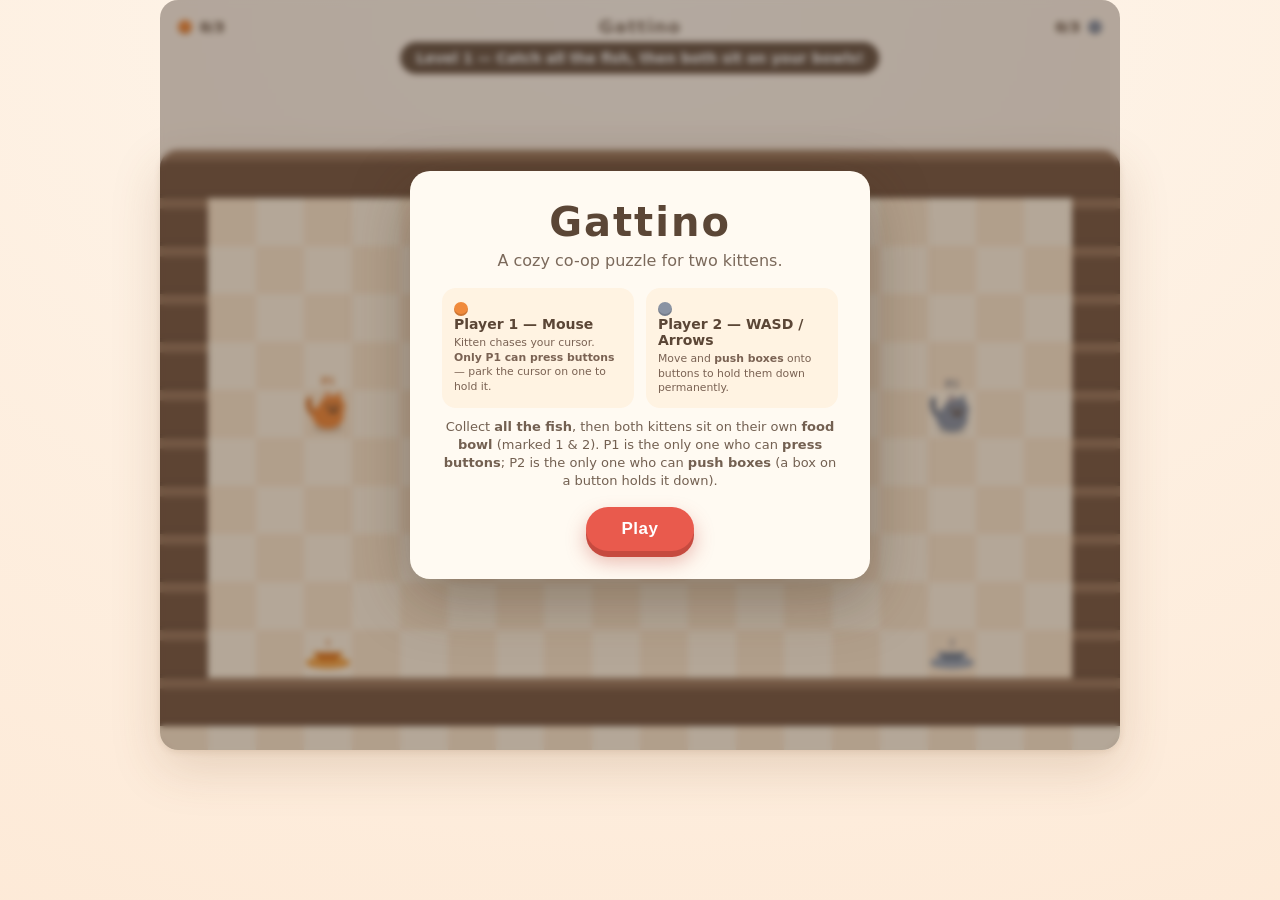
<file: GattinoGame/index.html>
<!DOCTYPE html>
<html lang="en">
<head>
<meta charset="UTF-8" />
<meta name="viewport" content="width=device-width, initial-scale=1.0, user-scalable=no" />
<title>Gattino — Cozy Co-op</title>
<link rel="stylesheet" href="style.css" />
</head>
<body>
  <div id="game-wrap">
    <canvas id="game" width="960" height="600"></canvas>

    <!-- HUD overlay -->
    <div id="hud">
      <div class="hud-item">
        <span class="dot p1"></span>
        <span id="p1-fish">0/0</span>
      </div>
      <div class="hud-item title">Gattino</div>
      <div class="hud-item">
        <span id="p2-fish">0/0</span>
        <span class="dot p2"></span>
      </div>
    </div>

    <!-- Message banner -->
    <div id="msg"></div>

    <!-- Title / overlay screen -->
    <div id="overlay" class="overlay show">
      <div class="card">
        <h1 id="ov-title">Gattino</h1>
        <p id="ov-sub">A cozy co-op puzzle for two kittens.</p>

        <div class="controls">
          <div class="ctrl">
            <span class="dot p1"></span>
            <strong>Player 1 — Mouse</strong>
            <small>Kitten chases your cursor. <b>Only P1 can press buttons</b> — park the cursor on one to hold it.</small>
          </div>
          <div class="ctrl">
            <span class="dot p2"></span>
            <strong>Player 2 — WASD / Arrows</strong>
            <small>Move and <b>push boxes</b> onto buttons to hold them down permanently.</small>
          </div>
        </div>

        <p class="hint" id="ov-hint">Collect all the fish, then both kittens sit on their own food bowl (marked 1 &amp; 2). Boxes hold buttons down — players can't.</p>

        <button id="ov-btn">Play</button>
      </div>
    </div>
  </div>

  <script src="game.js"></script>
</body>
</html>
</file>
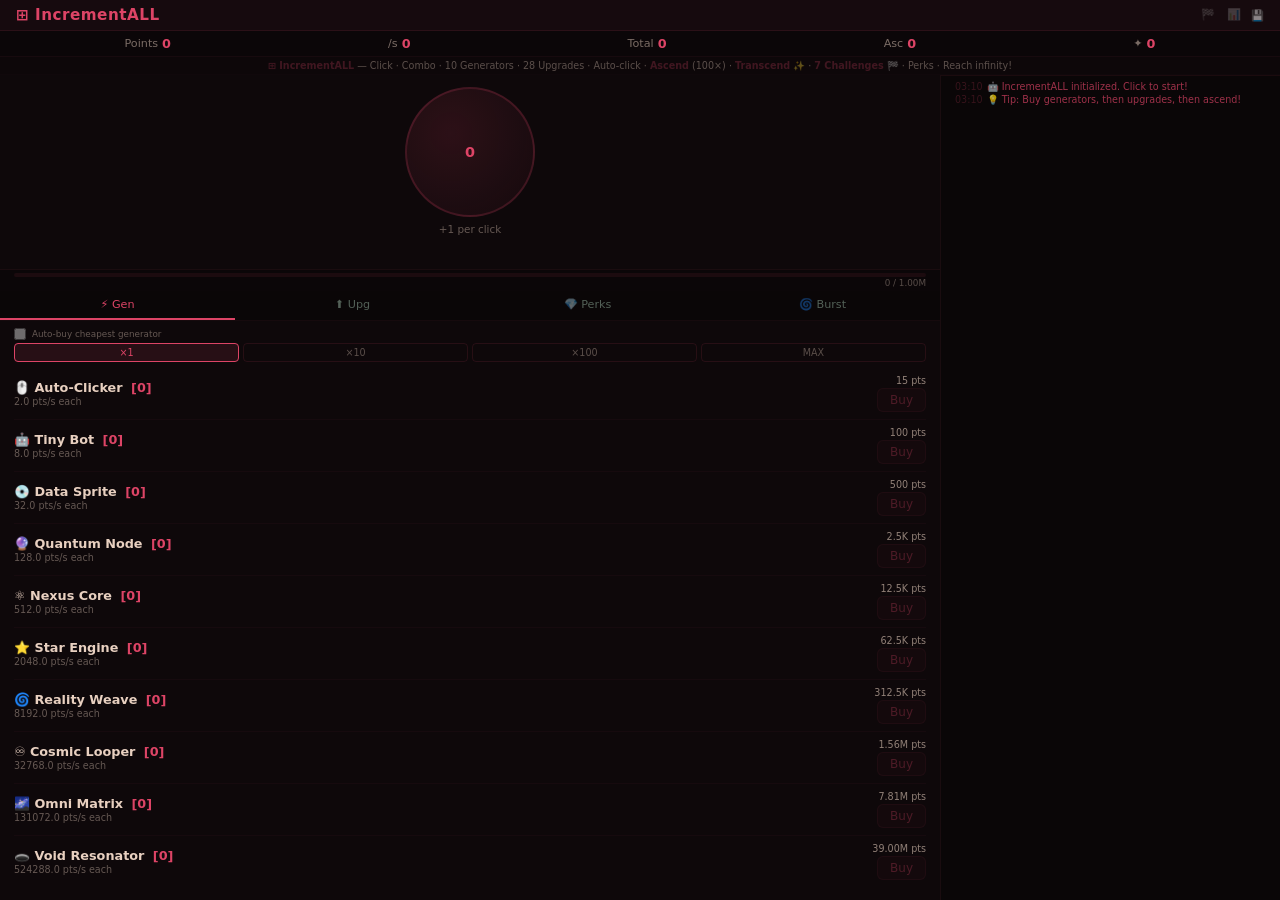
<file: IncrementALL/index.html>
<!DOCTYPE html>
<html lang="en">
<head>
<meta charset="UTF-8">
<meta name="viewport" content="width=device-width, initial-scale=1.0, user-scalable=no">
<meta name="description" content="IncrementALL — an incremental/idle game. Click to earn points, buy generators, unlock upgrades, and ascend for permanent multipliers. Reach 1Qa points to win!">
<meta property="og:title" content="IncrementALL">
<meta property="og:description" content="A complete incremental game. Click → generate → upgrade → ascend → victory at 1,000,000,000,000,000 points!">
<meta property="og:type" content="game">
<title>IncrementALL — Incremental Game</title>
<style>
* { margin: 0; padding: 0; box-sizing: border-box; }
html, body { height: 100%; overflow: hidden; background: #0e080a; color: #e8d0c0; font-family: 'Segoe UI', system-ui, sans-serif; user-select: none; }

#app {
  width: 100vw; height: 100vh;
  display: flex; flex-direction: column;
  position: relative;
}

/* ─── Header ─── */
#header {
  display: flex; align-items: center; justify-content: space-between;
  padding: 6px 16px; flex-shrink: 0;
  background: rgba(221,68,102,0.04);
  border-bottom: 1px solid rgba(221,68,102,0.1);
}
#header h1 { font-size: 0.95rem; color: #dd4466; letter-spacing: 0.5px; }
#header .hdr-right { display: flex; align-items: center; gap: 8px; font-size: 0.65rem; opacity: 0.5; }
#header .hdr-link { cursor: pointer; transition: 0.15s; padding: 0 2px; }
#header .hdr-link:hover { opacity: 1; color: #dd4466; }
#header .hdr-link.active { opacity: 1; color: #dd4466; }

/* ─── Stats Bar ─── */
#stats-bar {
  display: flex; justify-content: space-around; align-items: center;
  padding: 5px 16px; flex-shrink: 0;
  background: rgba(0,0,0,0.2);
  border-bottom: 1px solid rgba(221,68,102,0.06);
  font-size: 0.7rem;
}
#stats-bar .stat { display: flex; align-items: center; gap: 4px; }
#stats-bar .stat .val { color: #dd4466; font-weight: bold; font-size: 0.8rem; }
#stats-bar .stat .label { opacity: 0.5; }

/* ─── Description Banner ─── */
#desc-banner {
  flex-shrink: 0; padding: 3px 14px; font-size: 0.6rem; opacity: 0.35;
  background: rgba(0,0,0,0.15); border-bottom: 1px solid rgba(221,68,102,0.04);
  text-align: center; white-space: nowrap; overflow: hidden; text-overflow: ellipsis;
}
#desc-banner b { color: #dd4466; opacity: 0.7; }

/* ─── Main Content (click area + tabs side by side on wide) ─── */
#main {
  flex: 1; display: flex; flex-direction: column; min-height: 0;
}
@media (min-width: 700px) {
  #main { flex-direction: row; }
  #main-left { flex: 1; display: flex; flex-direction: column; min-width: 0; }
  #main-right { width: 340px; flex-shrink: 0; display: flex; flex-direction: column; border-left: 1px solid rgba(221,68,102,0.06); }
}

/* ─── Click Area ─── */
#click-area {
  display: flex; flex-direction: column;
  align-items: center; justify-content: center;
  cursor: pointer; position: relative;
  padding: 12px 0; flex-shrink: 0;
  border-bottom: 1px solid rgba(221,68,102,0.06);
  transition: background 0.05s;
}
#click-area:active { background: rgba(221,68,102,0.03); }
#click-btn {
  width: 130px; height: 130px; border-radius: 50%;
  background: radial-gradient(circle at 35% 35%, rgba(221,68,102,0.15), rgba(221,68,102,0.03));
  border: 2px solid rgba(221,68,102,0.2);
  display: flex; align-items: center; justify-content: center;
  font-size: 1.6rem; transition: 0.08s; position: relative;
}
#click-btn:active { transform: scale(0.92); border-color: rgba(221,68,102,0.4); }
#click-btn .pts { position: absolute; top: 50%; left: 50%; transform: translate(-50%,-50%); font-size: 0.9rem; font-weight: bold; color: #dd4466; }
#click-value { margin-top: 6px; font-size: 0.65rem; opacity: 0.4; }
#combo-display { font-size: 0.7rem; font-weight: bold; margin-top: 4px; height: 18px; }
#combo-display.active { color: #ffd700; }
#combo-display.combo-5 { color: #ff8844; }
#combo-display.combo-10 { color: #ff4444; text-shadow: 0 0 10px rgba(255,68,68,0.5); }

/* ─── Buy Quantity Selector ─── */
#buy-qty-row { display: flex; gap: 4px; margin-bottom: 6px; flex-shrink: 0; }
.qty-btn { flex: 1; text-align: center; padding: 3px 0; font-size: 0.6rem; cursor: pointer; border: 1px solid rgba(221,68,102,0.12); border-radius: 4px; background: transparent; color: rgba(232,208,192,0.35); font-family: inherit; transition: 0.1s; }
.qty-btn:hover { border-color: rgba(221,68,102,0.3); color: rgba(232,208,192,0.6); }
.qty-btn.active { background: rgba(221,68,102,0.12); border-color: #dd4466; color: #dd4466; }

/* ─── Perks Tab ─── */
#perks-area { text-align: center; padding: 10px 0; }
#perks-area .locked-msg { font-size: 0.7rem; opacity: 0.4; padding: 20px 0; }
.perk-item { display: flex; align-items: center; justify-content: space-between; padding: 7px 0; border-bottom: 1px solid rgba(221,68,102,0.04); text-align: left; }
.perk-item:last-child { border: none; }
.perk-info { flex: 1; min-width: 0; }
.perk-name { font-size: 0.8rem; font-weight: bold; }
.perk-name .plevel { color: #dd4466; }
.perk-effect { font-size: 0.6rem; opacity: 0.4; margin-top: 1px; }
.perk-cost { font-size: 0.55rem; opacity: 0.5; margin-bottom: 1px; }
.perk-btn { background: rgba(221,68,102,0.1); border: 1px solid rgba(221,68,102,0.2); color: #dd4466; padding: 4px 12px; border-radius: 6px; cursor: pointer; font-size: 0.7rem; font-family: inherit; white-space: nowrap; margin-left: 8px; flex-shrink: 0; }
.perk-btn:hover { background: rgba(221,68,102,0.2); border-color: #dd4466; }
.perk-btn.unaffordable { opacity: 0.3; cursor: default; }
.perk-btn.unaffordable:hover { background: rgba(221,68,102,0.1); border-color: rgba(221,68,102,0.2); }

/* ─── Floating Click Numbers ─── */
.float-pts {
  position: absolute; pointer-events: none; font-size: 0.9rem; font-weight: bold;
  color: #dd4466; z-index: 5;
  animation: floatUp 0.6s ease-out forwards;
}
@keyframes floatUp {
  0% { opacity: 1; transform: translateY(0) scale(1); }
  100% { opacity: 0; transform: translateY(-40px) scale(0.6); }
}

/* ─── Tab Nav ─── */
#tab-nav {
  display: flex; flex-shrink: 0;
  background: rgba(0,0,0,0.3);
  border-bottom: 1px solid rgba(221,68,102,0.06);
}
.tab-btn {
  flex: 1; text-align: center; padding: 7px 0;
  font-size: 0.7rem; color: rgba(192,232,208,0.4);
  cursor: pointer; transition: 0.15s;
  border-bottom: 2px solid transparent;
}
.tab-btn:hover { color: rgba(192,232,208,0.7); }
.tab-btn.active { color: #dd4466; border-bottom-color: #dd4466; }

/* ─── Tab Content ─── */
#tab-content {
  flex: 1; overflow-y: auto; min-height: 0; display: flex; flex-direction: column;
}
#tab-content::-webkit-scrollbar { width: 4px; }
#tab-content::-webkit-scrollbar-track { background: transparent; }
#tab-content::-webkit-scrollbar-thumb { background: rgba(221,68,102,0.15); border-radius: 2px; }
.tab-pane { display: none; padding: 4px 14px; flex: 1; }
.tab-pane.show { display: block; }

/* ─── Generator Items ─── */
.gen-item {
  display: flex; align-items: center; justify-content: space-between;
  padding: 7px 0; border-bottom: 1px solid rgba(221,68,102,0.04);
}
.gen-item:last-child { border: none; }
.gen-info { flex: 1; min-width: 0; }
.gen-name { font-size: 0.8rem; font-weight: bold; }
.gen-name .count { color: #dd4466; margin-left: 4px; }
.gen-rate { font-size: 0.6rem; opacity: 0.4; margin-top: 1px; }
.gen-action { text-align: right; flex-shrink: 0; margin-left: 8px; }
.gen-cost { font-size: 0.6rem; opacity: 0.6; margin-bottom: 2px; white-space: nowrap; }
.gen-btn {
  background: rgba(221,68,102,0.1); border: 1px solid rgba(221,68,102,0.2);
  color: #dd4466; padding: 4px 12px; border-radius: 6px;
  cursor: pointer; font-size: 0.75rem; font-family: inherit; transition: 0.1s;
  white-space: nowrap;
}
.gen-btn:hover { background: rgba(221,68,102,0.2); border-color: #dd4466; }
.gen-btn.unaffordable { opacity: 0.3; cursor: default; }
.gen-btn.unaffordable:hover { background: rgba(221,68,102,0.1); border-color: rgba(221,68,102,0.2); }

/* ─── Upgrade Items ─── */
.upg-item {
  display: flex; align-items: center; justify-content: space-between;
  padding: 6px 0; border-bottom: 1px solid rgba(221,68,102,0.04);
}
.upg-item:last-child { border: none; }
.upg-info { flex: 1; min-width: 0; }
.upg-name { font-size: 0.8rem; }
.upg-desc { font-size: 0.6rem; opacity: 0.4; margin-top: 1px; }
.upg-btn {
  background: rgba(221,68,102,0.1); border: 1px solid rgba(221,68,102,0.2);
  color: #dd4466; padding: 4px 12px; border-radius: 6px;
  cursor: pointer; font-size: 0.7rem; font-family: inherit; transition: 0.1s;
  white-space: nowrap; margin-left: 8px; flex-shrink: 0;
}
.upg-btn:hover { background: rgba(221,68,102,0.2); border-color: #dd4466; }
.upg-btn.unaffordable { opacity: 0.3; cursor: default; }
.upg-btn.unaffordable:hover { background: rgba(221,68,102,0.1); border-color: rgba(221,68,102,0.2); }
.upg-btn.owned { background: rgba(221,68,102,0.05); border-color: rgba(221,68,102,0.08); color: rgba(221,68,102,0.3); cursor: default; opacity: 0.5; }

/* ─── Burst Tab ─── */
#burst-area { text-align: center; padding: 14px 0; }
#burst-area h2 { font-size: 0.9rem; color: #dd4466; margin-bottom: 6px; }
#burst-area p { font-size: 0.7rem; opacity: 0.6; margin-bottom: 4px; }
#burst-btn {
  background: rgba(255,215,0,0.1); border: 1px solid rgba(255,215,0,0.25);
  color: #ffd700; padding: 10px 30px; border-radius: 10px;
  cursor: pointer; font-size: 0.9rem; font-family: inherit; font-weight: bold;
  margin: 10px 0; transition: 0.15s;
}
#burst-btn:hover { background: rgba(255,215,0,0.2); border-color: #ffd700; }
#burst-btn:disabled { opacity: 0.3; cursor: default; }
#burst-btn:disabled:hover { background: rgba(255,215,0,0.1); border-color: rgba(255,215,0,0.25); }
.burst-stat { font-size: 0.65rem; opacity: 0.4; margin: 2px 0; }
.burst-stat b { color: #ffd700; opacity: 1; }

/* ─── Stats Tab ─── */
#stats-area { padding: 6px 0; }
.stat-row {
  display: flex; justify-content: space-between; padding: 3px 0;
  font-size: 0.7rem; border-bottom: 1px solid rgba(221,68,102,0.04);
}
.stat-row .slabel { opacity: 0.5; }
.stat-row .sval { color: #dd4466; font-weight: bold; }

/* ─── Achievements ─── */
#ach-section { margin-top: 8px; }
#ach-section .sec-title { font-size: 0.6rem; opacity: 0.3; text-align: center; margin-bottom: 4px; }
.ach-grid { display: grid; grid-template-columns: repeat(auto-fill, minmax(130px, 1fr)); gap: 5px; }
.ach-card {
  background: rgba(221,68,102,0.03); border: 1px solid rgba(221,68,102,0.08);
  border-radius: 8px; padding: 6px; text-align: center; font-size: 0.55rem; opacity: 0.35;
}
.ach-card.unlocked { opacity: 1; border-color: rgba(221,68,102,0.2); background: rgba(221,68,102,0.06); }
.ach-card .icon { font-size: 1rem; display: block; margin-bottom: 1px; }
.ach-card .title { font-weight: bold; color: #b0e8d0; }
.ach-card .desc { opacity: 0.5; margin-top: 1px; }

/* ─── Event Log ─── */
#event-log {
  flex-shrink: 0; max-height: 110px; overflow-y: auto;
  padding: 4px 14px; background: rgba(0,0,0,0.3);
  border-top: 1px solid rgba(221,68,102,0.08);
}
#event-log::-webkit-scrollbar { width: 4px; }
#event-log::-webkit-scrollbar-track { background: transparent; }
#event-log::-webkit-scrollbar-thumb { background: rgba(221,68,102,0.15); border-radius: 2px; }
.log-msg { font-size: 0.6rem; padding: 1px 0; opacity: 0.7; }
.log-msg .time { opacity: 0.3; margin-right: 4px; }
.log-msg.event-buy { color: #80d8b0; }
.log-msg.event-upgrade { color: #88ddcc; }
.log-msg.event-achieve { color: #ffd700; }
.log-msg.event-burst { color: #cc88ff; }
.log-msg.event-milestone { color: #dd4466; }

@media (min-width: 700px) {
  #event-log { max-height: none; flex: 1; min-height: 0; }
}

/* ─── Victory Modal ─── */
#victory-overlay {
  position: absolute; inset: 0; z-index: 50;
  background: rgba(0,0,0,0.85); display: none;
  align-items: center; justify-content: center;
}
#victory-overlay.show { display: flex; }
#victory-panel {
  background: linear-gradient(180deg, #1a0a0e, #0e080a);
  border: 1px solid rgba(255,215,0,0.2); border-radius: 16px;
  padding: 24px; text-align: center; max-width: 360px; width: 85%;
}
#victory-panel h2 { font-size: 1.3rem; color: #ffd700; margin-bottom: 6px; }
#victory-panel .sub { font-size: 0.8rem; opacity: 0.6; margin-bottom: 14px; }
#victory-panel .vstat { font-size: 0.7rem; opacity: 0.5; margin: 3px 0; }
#victory-panel .vstat b { color: #dd4466; opacity: 1; }
#victory-continue {
  background: rgba(255,215,0,0.1); border: 1px solid rgba(255,215,0,0.25);
  color: #ffd700; padding: 8px 24px; border-radius: 10px;
  cursor: pointer; font-size: 0.85rem; font-family: inherit; font-weight: bold;
  margin-top: 14px; transition: 0.15s;
}
#victory-continue:hover { background: rgba(255,215,0,0.2); border-color: #ffd700; }

/* ─── Toast ─── */
#toast {
  position: absolute; top: 40%; left: 50%; transform: translate(-50%,-50%);
  z-index: 40; pointer-events: none; text-align: center;
  opacity: 0; transition: none;
}
#toast.show { animation: toastAnim 1.4s ease-out forwards; }
@keyframes toastAnim {
  0% { opacity: 0; transform: translate(-50%,-50%) scale(0.5); }
  15% { opacity: 1; transform: translate(-50%,-50%) scale(1.1); }
  25% { transform: translate(-50%,-50%) scale(1); }
  70% { opacity: 1; }
  100% { opacity: 0; transform: translate(-50%,-60%); }
}
#toast .icon { font-size: 1.8rem; display: block; margin-bottom: 2px; }
#toast .title { font-size: 0.85rem; font-weight: bold; color: #ffd700; }
#toast .desc { font-size: 0.6rem; opacity: 0.6; }

/* ─── Progress Bar ─── */
#progress-wrap {
  padding: 3px 14px; flex-shrink: 0;
  background: rgba(0,0,0,0.2);
}
#progress-bar { height: 4px; background: rgba(221,68,102,0.08); border-radius: 2px; overflow: hidden; }
#progress-fill {
  height: 100%; width: 0%; background: linear-gradient(90deg, #dd4466, #ffaa44);
  border-radius: 2px; transition: width 0.3s;
}
#progress-label { font-size: 0.55rem; opacity: 0.35; margin-top: 1px; text-align: right; }

/* ─── Reset Button ─── */
#reset-area { text-align: center; padding: 16px 0 8px; }
#reset-btn { background: none; border: 1px solid rgba(221,68,102,0.12); color: rgba(232,208,192,0.2); padding: 4px 14px; border-radius: 6px; cursor: pointer; font-size: 0.55rem; font-family: inherit; transition: 0.15s; }
#reset-btn:hover { border-color: rgba(255,68,68,0.3); color: rgba(255,68,68,0.5); }

/* ─── Export / Import ─── */
#export-area { text-align: center; padding: 4px 0 14px; display: flex; gap: 6px; justify-content: center; }
#export-area button { background: none; border: 1px solid rgba(221,68,102,0.08); color: rgba(232,208,192,0.15); padding: 3px 12px; border-radius: 4px; cursor: pointer; font-size: 0.5rem; font-family: inherit; transition: 0.15s; }
#export-area button:hover { border-color: rgba(221,68,102,0.2); color: rgba(232,208,192,0.4); }

/* ─── Auto-Buy Toggle ─── */
#auto-buy-wrap { display: flex; align-items: center; gap: 6px; padding: 3px 0; font-size: 0.55rem; opacity: 0.4; cursor: pointer; user-select: none; flex-shrink: 0; }
#auto-buy-wrap:hover { opacity: 0.7; }
#auto-buy-wrap.active { opacity: 0.9; color: #dd4466; }
#auto-cbx { width: 12px; height: 12px; accent-color: #dd4466; cursor: pointer; }

/* ─── Shortcut Hint ─── */
#shortcut-hint { text-align: center; font-size: 0.5rem; opacity: 0.12; padding: 4px 0; }

/* ─── Challenge Tab ─── */
#challenge-area { padding: 8px 0; }
.challenge-card {
  background: rgba(221,68,102,0.03); border: 1px solid rgba(221,68,102,0.08);
  border-radius: 8px; padding: 10px; margin-bottom: 8px;
  display: flex; align-items: center; justify-content: space-between;
}
.challenge-card.completed { opacity: 0.5; }
.challenge-info { flex: 1; min-width: 0; }
.challenge-name { font-size: 0.8rem; font-weight: bold; }
.challenge-name .icon { margin-right: 4px; }
.challenge-desc { font-size: 0.6rem; opacity: 0.5; margin-top: 2px; }
.challenge-bonus { font-size: 0.55rem; opacity: 0.4; margin-top: 1px; color: #ffd700; }
.challenge-btn {
  background: rgba(221,68,102,0.1); border: 1px solid rgba(221,68,102,0.2);
  color: #dd4466; padding: 6px 16px; border-radius: 6px;
  cursor: pointer; font-size: 0.7rem; font-family: inherit; flex-shrink: 0; margin-left: 8px;
}
.challenge-btn:hover { background: rgba(221,68,102,0.2); border-color: #dd4466; }
.challenge-btn.done { background: rgba(100,200,100,0.1); border-color: rgba(100,200,100,0.2); color: rgba(100,200,100,0.5); cursor: default; }
.challenge-btn.active { background: rgba(255,215,0,0.1); border-color: #ffd700; color: #ffd700; }
.challenge-msg { font-size: 0.6rem; opacity: 0.35; text-align: center; padding: 14px 0; }
#challenge-active-banner {
  text-align: center; padding: 6px; margin-bottom: 8px;
  background: rgba(255,215,0,0.06); border: 1px solid rgba(255,215,0,0.12);
  border-radius: 6px; font-size: 0.65rem;
}
#challenge-active-banner .chal-title { color: #ffd700; font-weight: bold; }
#challenge-abandon { background: none; border: 1px solid rgba(255,68,68,0.12); color: rgba(255,68,68,0.4); padding: 3px 10px; border-radius: 4px; cursor: pointer; font-size: 0.5rem; font-family: inherit; margin-left: 8px; }
#challenge-abandon:hover { border-color: rgba(255,68,68,0.3); color: rgba(255,68,68,0.6); }
.challenge-goal { font-size: 0.55rem; opacity: 0.45; margin-top: 1px; }
.challenge-progress { height: 4px; background: rgba(255,215,0,0.1); border-radius: 2px; margin: 4px 0; overflow: hidden; }
.challenge-progress-fill { height: 100%; background: #ffd700; border-radius: 2px; transition: width 0.3s; }
#challenge-active-banner .challenge-goal { font-size: 0.6rem; opacity: 0.6; }
#challenge-active-banner .challenge-progress { margin: 4px auto; max-width: 200px; }
</style>
</head>
<body>
<div id="app">
  <div id="header">
    <h1>⊞ IncrementALL</h1>
    <div class="hdr-right">
      <span class="tab-btn hdr-link" data-tab="challenge">🏁</span>
      <span class="tab-btn hdr-link" data-tab="stats">📊</span>
      <span id="save-status">•</span>
    </div>
  </div>

  <div id="stats-bar">
    <div class="stat"><span class="label">Points</span> <span class="val" id="points-display">0</span></div>
    <div class="stat"><span class="label">/s</span> <span class="val" id="pps-display">0</span></div>
    <div class="stat"><span class="label">Total</span> <span class="val" id="total-display">0</span></div>
    <div class="stat"><span class="label">Asc</span> <span class="val" id="burst-count-stat">0</span></div>
    <div class="stat"><span class="label">✦</span> <span class="val" id="transcend-stat">0</span></div>
  </div>

  <div id="desc-banner"><b>⊞ IncrementALL</b> — Click · Combo · 10 Generators · 28 Upgrades · Auto-click · <b>Ascend</b> (100×) · <b>Transcend</b> ✨ · <b>7 Challenges</b> 🏁 · Perks · Reach infinity!</div>

  <div id="main">
    <div id="main-left">
      <div id="click-area">
        <div id="click-btn">
          <span class="pts" id="click-pts">0</span>
        </div>
      <div id="click-value">+1 per click</div>
      <div id="combo-display"></div>
    </div>

      <div id="progress-wrap">
        <div id="progress-bar"><div id="progress-fill"></div></div>
        <div id="progress-label">0</div>
      </div>

      <div id="tab-nav">
        <div class="tab-btn active" data-tab="generate">⚡ Gen</div>
        <div class="tab-btn" data-tab="upgrades">⬆ Upg</div>
        <div class="tab-btn" data-tab="perks">💎 Perks</div>
        <div class="tab-btn" data-tab="burst">🌀 Burst</div>
      </div>

      <div id="tab-content">
        <div class="tab-pane show" id="pane-generate">
          <div id="auto-buy-wrap"><input type="checkbox" id="auto-cbx"> Auto-buy cheapest generator</div>
          <div id="buy-qty-row">
            <button class="qty-btn active" data-qty="1">×1</button>
            <button class="qty-btn" data-qty="10">×10</button>
            <button class="qty-btn" data-qty="100">×100</button>
            <button class="qty-btn" data-qty="max">MAX</button>
          </div>
        </div>
        <div class="tab-pane" id="pane-upgrades">
          <div id="buy-qty-row-upg">
            <button class="qty-btn active" data-qty="1">×1</button>
            <button class="qty-btn" data-qty="10">×10</button>
            <button class="qty-btn" data-qty="100">×100</button>
          </div>
        </div>
        <div class="tab-pane" id="pane-perks">
          <div id="perks-area"></div>
        </div>
        <div class="tab-pane" id="pane-burst">
          <div id="burst-area">
            <h2>🌀 Ascension</h2>
            <p>Reset your progress for a permanent multiplier.</p>
            <div id="burst-preview"></div>
            <button id="burst-btn" disabled>ASCEND</button>
            <div class="burst-stat">Current: <b id="burst-mult">1.00x</b> &middot; Ascensions: <b id="burst-count">0</b></div>
            <div id="transcend-area" style="display:none;margin-top:14px;padding-top:12px;border-top:1px solid rgba(221,68,102,0.1)">
              <h2 style="font-size:0.9rem;color:#aa88ff;margin-bottom:6px">✨ Transcendence</h2>
              <p style="font-size:0.7rem;opacity:0.6;margin-bottom:4px">Reset everything for a permanent global multiplier. Requires 100 ascensions.</p>
              <div id="transcend-preview"></div>
              <button id="transcend-btn" disabled style="background:rgba(170,136,255,0.1);border:1px solid rgba(170,136,255,0.25);color:#aa88ff;padding:10px 30px;border-radius:10px;cursor:pointer;font-size:0.9rem;font-family:inherit;font-weight:bold;margin:10px 0;transition:0.15s">TRANSCEND</button>
              <div class="burst-stat">Level: <b id="transcend-level">0</b> &middot; Global Mult: <b id="transcend-mult">1.00x</b></div>
            </div>
          </div>
        </div>
        <div class="tab-pane" id="pane-challenge">
          <div id="challenge-area"></div>
        </div>
        <div class="tab-pane" id="pane-stats">
          <div id="stats-area"></div>
          <div id="ach-section">
            <div class="sec-title">Achievements</div>
            <div id="ach-grid" class="ach-grid"></div>
          </div>
          <div id="reset-area"><button id="reset-btn">Reset</button></div>
          <div id="export-area"><button id="export-btn">Export Save</button><button id="import-btn">Import Save</button></div>
           <div id="shortcut-hint">1-4 tabs · 5 chal · 6 stats · A auto-buy · B ascend · T transcend · E export · R reset</div>
        </div>
      </div>
    </div>

    <div id="main-right">
      <div id="event-log"></div>
    </div>
  </div>

  <div id="toast"></div>
  <div id="victory-overlay">
    <div id="victory-panel">
      <h2>👑 Victory!</h2>
      <div class="sub">You have mastered IncrementALL</div>
      <div class="vstat">Total points: <b id="v-total">0</b></div>
      <div class="vstat">Ascensions: <b id="v-bursts">0</b></div>
      <div class="vstat">Generators built: <b id="v-gens">0</b></div>
      <div class="vstat">Time played: <b id="v-time">0s</b></div>
      <button id="victory-continue">Continue Playing</button>
    </div>
  </div>
</div>

<script>
/* ═══════════════════════════════════════════════════════════════════════════
   IncrementALL — A complete incremental game
   ═══════════════════════════════════════════════════════════════════════════ */

const $ = s => document.querySelector(s);
const $$ = s => document.querySelectorAll(s);

/* ═══════════════════════════════ Definitions ═══════════════════════════════ */

const GENERATORS = [
  { id:'ac',  name:'Auto-Clicker',    emoji:'🖱️',  base:2,    cost:15   },
  { id:'bot', name:'Tiny Bot',        emoji:'🤖',  base:8,    cost:100  },
  { id:'spr', name:'Data Sprite',     emoji:'💿',  base:32,   cost:500  },
  { id:'qnd', name:'Quantum Node',    emoji:'🔮',  base:128,  cost:2500 },
  { id:'nex', name:'Nexus Core',      emoji:'⚛️',  base:512,  cost:12500 },
  { id:'str', name:'Star Engine',     emoji:'⭐',  base:2048, cost:62500 },
  { id:'wea', name:'Reality Weave',   emoji:'🌀',  base:8192, cost:312500 },
  { id:'loop',name:'Cosmic Looper',   emoji:'♾️',  base:32768,cost:1562500 },
  { id:'omni',name:'Omni Matrix',     emoji:'🌌',  base:131072,cost:7812500 },
  { id:'void',name:'Void Resonator',  emoji:'🕳️',  base:524288,cost:39e6 },
];

const UPGRADES = [
  { id:'click1',  name:'Click Power I',    desc:'+1 per click',        cost:25,    type:'click',  val:1     },
  { id:'click2',  name:'Click Power II',   desc:'+2 per click',        cost:250,   type:'click',  val:2     },
  { id:'click3',  name:'Click Power III',  desc:'+5 per click',        cost:2500,  type:'click',  val:5     },
  { id:'click4',  name:'Click Power IV',   desc:'+10 per click',       cost:25000, type:'click',  val:10    },
  { id:'click5',  name:'Click Power V',    desc:'+25 per click',       cost:250000,type:'click',  val:25    },
  { id:'click6',  name:'Click Power VI',   desc:'+100 per click',      cost:2.5e6, type:'click',  val:100   },
  { id:'click7',  name:'Click Power VII',  desc:'+250 per click',      cost:25e6,  type:'click',  val:250   },
  { id:'click8',  name:'Click Power VIII', desc:'+500 per click',      cost:250e6, type:'click',  val:500   },
  { id:'eff1',    name:'Efficiency I',     desc:'×1.5 production',     cost:50,    type:'eff',   val:1.5   },
  { id:'eff2',    name:'Efficiency II',    desc:'×2 production',       cost:500,   type:'eff',   val:2     },
  { id:'eff3',    name:'Efficiency III',   desc:'×3 production',       cost:5000,  type:'eff',   val:3     },
  { id:'eff4',    name:'Efficiency IV',    desc:'×5 production',       cost:50000, type:'eff',   val:5     },
  { id:'eff5',    name:'Efficiency V',     desc:'×10 production',      cost:500000,type:'eff',   val:10    },
  { id:'eff6',    name:'Efficiency VI',    desc:'×25 production',      cost:5e6,   type:'eff',   val:25    },
  { id:'eff7',    name:'Efficiency VII',   desc:'×50 production',      cost:50e6,  type:'eff',   val:50    },
  { id:'burst1',  name:'Burst Power I',    desc:'×1.5 ascension gain', cost:1e6,   type:'burst', val:1.5   },
  { id:'burst2',  name:'Burst Power II',   desc:'×2 ascension gain',   cost:5e6,   type:'burst', val:2     },
  { id:'burst3',  name:'Burst Power III',  desc:'×3 ascension gain',   cost:25e6,  type:'burst', val:3     },
  { id:'auto1',   name:'Auto-Click I',     desc:'+0.5 auto clicks/s',  cost:500,   type:'auto',  val:0.5   },
  { id:'auto2',   name:'Auto-Click II',    desc:'+1 auto click/s',     cost:5000,  type:'auto',  val:1     },
  { id:'auto3',   name:'Auto-Click III',   desc:'+2 auto clicks/s',    cost:50000, type:'auto',  val:2     },
  { id:'auto4',   name:'Auto-Click IV',    desc:'+5 auto clicks/s',    cost:500e6, type:'auto',  val:5     },
  { id:'click9',  name:'Click Power IX',   desc:'+1000 per click',     cost:2.5e9, type:'click', val:1000  },
  { id:'click10', name:'Click Power X',    desc:'+5000 per click',     cost:25e9,  type:'click', val:5000  },
  { id:'eff8',    name:'Efficiency VIII',  desc:'×100 production',     cost:500e6, type:'eff',   val:100   },
  { id:'eff9',    name:'Efficiency IX',    desc:'×500 production',     cost:10e9,  type:'eff',   val:500   },
  { id:'burst4',  name:'Burst Power IV',   desc:'×5 ascension gain',   cost:250e6, type:'burst', val:5     },
];

const PERKS = [
  { id:'perk_prod',  name:'Production Boost',  desc:'+5% production per level',  baseCost:5000,  scale:2.5, maxLevel:50,  icon:'⚡' },
  { id:'perk_click', name:'Click Surge',       desc:'+1 per click per level',    baseCost:3000,  scale:2,   maxLevel:30,  icon:'👆' },
  { id:'perk_start', name:'Head Start',        desc:'Start with more points',    baseCost:1000,  scale:3,   maxLevel:20,  icon:'🚀' },
  { id:'perk_auto',  name:'Auto Harmony',      desc:'+0.1 auto clicks/s per lvl',baseCost:8000,  scale:2.2, maxLevel:25,  icon:'🔄' },
];

const ACHIEVEMENTS = [
  { id:'first_click',  icon:'👆', title:'First Click',      desc:'Click once',                    check:s=>s.totalClicks>=1 },
  { id:'ten_clicks',   icon:'🖱️', title:'Clicker',         desc:'Click 10 times',                check:s=>s.totalClicks>=10 },
  { id:'combo5',       icon:'🔥', title:'On Fire',          desc:'Reach 5x combo',                check:s=>s.maxCombo>=5 },
  { id:'combo20',      icon:'💥', title:'Unstoppable',      desc:'Reach 20x combo',               check:s=>s.maxCombo>=20 },
  { id:'ac_owner',     icon:'🖱️', title:'Auto Pilot',      desc:'Buy an Auto-Clicker',           check:s=>s.gens.ac>=1 },
  { id:'bot_owner',    icon:'🤖', title:'Bot Friend',       desc:'Buy a Tiny Bot',                check:s=>s.gens.bot>=1 },
  { id:'spr_owner',    icon:'💿', title:'Data Miner',       desc:'Buy a Data Sprite',             check:s=>s.gens.spr>=1 },
  { id:'qnd_owner',    icon:'🔮', title:'Quantum Leap',     desc:'Buy a Quantum Node',            check:s=>s.gens.qnd>=1 },
  { id:'nex_owner',    icon:'⚛️', title:'Core Power',       desc:'Buy a Nexus Core',              check:s=>s.gens.nex>=1 },
  { id:'str_owner',    icon:'⭐', title:'Stellar Engine',   desc:'Buy a Star Engine',             check:s=>s.gens.str>=1 },
  { id:'wea_owner',    icon:'🌀', title:'Reality Bender',   desc:'Buy a Reality Weave',           check:s=>s.gens.wea>=1 },
  { id:'loop_owner',   icon:'♾️', title:'Infinite Loop',    desc:'Buy a Cosmic Looper',           check:s=>s.gens.loop>=1 },
  { id:'omni_owner',   icon:'🌌', title:'Omnipresent',      desc:'Buy an Omni Matrix',            check:s=>s.gens.omni>=1 },
  { id:'void_owner',   icon:'🕳️', title:'Void Walker',      desc:'Buy a Void Resonator',          check:s=>s.gens.void>=1 },
  { id:'first_burst',  icon:'🌀', title:'Ascension',        desc:'Perform your first ascension',  check:s=>s.bursts>=1 },
  { id:'click_upg',    icon:'⬆️', title:'Click Master',     desc:'Buy 3 click upgrades',          check:s=>(s.clickBought||0)>=3 },
  { id:'eff_upg',      icon:'⬆️', title:'Efficiency Expert',desc:'Buy 3 efficiency upgrades',     check:s=>(s.effBought||0)>=3 },
  { id:'ten_gens',     icon:'⚙️', title:'Mass Production',  desc:'Own 10 total generators',       check:s=>Object.values(s.gens).reduce((a,b)=>a+b,0)>=10 },
  { id:'hundred_gens', icon:'🏭', title:'Factory Owner',    desc:'Own 100 total generators',      check:s=>Object.values(s.gens).reduce((a,b)=>a+b,0)>=100 },
  { id:'thousand_gens',icon:'🏗️', title:'Industrialist',    desc:'Own 1,000 total generators',    check:s=>Object.values(s.gens).reduce((a,b)=>a+b,0)>=1000 },
  { id:'first_perk',   icon:'💎', title:'Perk It Up',       desc:'Buy your first perk',           check:s=>Object.keys(s.perks).length>0 },
  { id:'max_perks',    icon:'💠', title:'Perfectionist',    desc:'Max out a perk',                check:s=>{for(let k in s.perks){const p=PERKS.find(x=>x.id===k);if(p&&s.perks[k]>=p.maxLevel)return true}return false} },
  { id:'million',      icon:'👑', title:'IncrementALL',     desc:'Reach 1M total points',         check:s=>s.totalPoints>=1e6 },
  { id:'ten_million',  icon:'💫', title:'Stellar',          desc:'Reach 10M total points',        check:s=>s.totalPoints>=1e7 },
  { id:'hundred_mil',  icon:'🌟', title:'Galactic',         desc:'Reach 100M total points',       check:s=>s.totalPoints>=1e8 },
  { id:'billion',      icon:'🌠', title:'Universal',        desc:'Reach 1B total points',         check:s=>s.totalPoints>=1e9 },
  { id:'ten_billion',  icon:'💫', title:'Cosmic',           desc:'Reach 10B total points',        check:s=>s.totalPoints>=1e10 },
  { id:'hundred_bil',  icon:'🌟', title:'Nebular',          desc:'Reach 100B total points',       check:s=>s.totalPoints>=1e11 },
  { id:'trillion',     icon:'🌌', title:'Interstellar',     desc:'Reach 1T total points',         check:s=>s.totalPoints>=1e12 },
  { id:'combo50',      icon:'⚡', title:'Inferno Combo',     desc:'Reach 50x combo',               check:s=>s.maxCombo>=50 },
  { id:'combo100',     icon:'💥', title:'Godlike Combo',     desc:'Reach 100x combo',              check:s=>s.maxCombo>=100 },
  { id:'all_gens',     icon:'🏛️', title:'Collector',         desc:'Own at least 1 of each generator',check:s=>GENERATORS.every(g=>s.gens[g.id]>=1) },
  { id:'five_hundred', icon:'🏗️', title:'Magnate',          desc:'Own 500 total generators',      check:s=>Object.values(s.gens).reduce((a,b)=>a+b,0)>=500 },
  { id:'five_thousand',icon:'🏭', title:'Tycoon',           desc:'Own 5,000 total generators',    check:s=>Object.values(s.gens).reduce((a,b)=>a+b,0)>=5000 },
  { id:'ten_ascend',   icon:'🌀', title:'Ascended',         desc:'Perform 10 ascensions',         check:s=>s.bursts>=10 },
  { id:'fifty_ascend', icon:'🌀', title:'Transcender',      desc:'Perform 50 ascensions',         check:s=>s.bursts>=50 },
  { id:'hundred_ascend',icon:'🌀', title:'Ascension Master', desc:'Perform 100 ascensions',        check:s=>s.bursts>=100 },
  { id:'million_clicks',icon:'🖱️', title:'Clicktastic',     desc:'Click 1,000,000 times',         check:s=>s.totalClicks>=1e6 },
  { id:'all_upgrades', icon:'⬆️', title:'Completionist',    desc:'Buy every upgrade',             check:s=>UPGRADES.every(u=>s.upgrades[u.id]) },
  { id:'transcend',    icon:'✨', title:'Beyond Infinity',  desc:'Transcend once',                check:s=>s.transcendLevel>=1 },
];

/* ═══════════════════════════════ State ═══════════════════════════════ */

const LS_KEY = 'incrementall_save';

const state = {
  points: 0,
  totalPoints: 0,
  totalClicks: 0,
  bursts: 0,
  burstMult: 1,
  gens: {},
  upgrades: {},
  achievements: {},
  lastTick: Date.now(),
  playTime: 0,
  victoryShown: false,
  clickBought: 0,
  effBought: 0,
  burstBought: 0,
  autoBought: 0,
  buyQty: 1,
  combo: 0,
  maxCombo: 0,
  perks: {},
  autoAccum: 0,
  autoBuy: false,
  transcendLevel: 0,
  transcendMult: 1,
  challenges: {},
  challengeActive: null,
  challengeData: {},
};

function getGenCount(id) { return state.gens[id] || 0; }

function getGenCost(id) {
  const g = GENERATORS.find(x => x.id === id);
  if (!g) return Infinity;
  let cost = Math.floor(g.cost * Math.pow(1.15, getGenCount(id)));
  if (state.challengeActive === 'ch_poor') cost *= 10;
  return cost;
}

function getClickPower() {
  const ids = ['click1','click2','click3','click4','click5','click6','click7','click8','click9','click10'];
  let p = 1;
  for (const id of ids) if (state.upgrades[id]) p += UPGRADES.find(u=>u.id===id).val;
  // Perk bonus
  const perkLvl = state.perks.perk_click || 0;
  p += perkLvl;
  return Math.floor(p * getGlobalMult() * getChallengeMult());
}

function getEffMult() {
  const ids = ['eff1','eff2','eff3','eff4','eff5','eff6','eff7','eff8','eff9'];
  let m = 1;
  for (const id of ids) if (state.upgrades[id]) m *= UPGRADES.find(u=>u.id===id).val;
  // Perk production bonus
  const perkLvl = state.perks.perk_prod || 0;
  m *= 1 + perkLvl * 0.05;
  return m * getGlobalMult() * getChallengeMult();
}

function getBurstPowerUpg() {
  const ids = ['burst1','burst2','burst3','burst4'];
  let m = 1;
  for (const id of ids) if (state.upgrades[id]) m *= UPGRADES.find(u=>u.id===id).val;
  return m;
}

function getAutoRate() {
  let r = 0;
  const ids = ['auto1','auto2','auto3','auto4'];
  for (const id of ids) if (state.upgrades[id]) r += UPGRADES.find(u=>u.id===id).val;
  // Perk bonus
  r += (state.perks.perk_auto || 0) * 0.1;
  // Each Auto-Clicker generator gives 0.5 auto clicks/s
  r += (state.gens.ac || 0) * 0.5;
  return r;
}

function getPerkLevel(id) { return state.perks[id] || 0; }

function getStartPoints() {
  const lvl = state.perks.perk_start || 0;
  if (lvl <= 0) return 0;
  // Start with 50 * perkLevel points
  return 50 * lvl;
}

function getTotalGens() {
  return Object.values(state.gens).reduce((a,b)=>a+b, 0);
}

function getPPS() {
  const eff = getEffMult() * state.burstMult;
  let pps = 0;
  // Clickomania challenge: no generator income
  if (state.challengeActive !== 'ch_click') {
    for (const g of GENERATORS) {
      // Speed Run challenge: income decays 50% per tier
      let base = g.base;
      if (state.challengeActive === 'ch_speed') {
        const tier = GENERATORS.indexOf(g);
        base = base * Math.pow(0.5, tier);
      }
      pps += base * getGenCount(g.id) * eff;
    }
  }
  // Add auto-click value as PPS equivalent
  const autoRate = getAutoRate();
  if (autoRate > 0) pps += autoRate * getClickPower();
  return pps;
}

/* ═══════════════════════════ Formatting ═══════════════════════════ */

function formatNum(n) {
  if (n >= 1e30) return n.toExponential(2);
  if (n >= 1e27) return (n / 1e27).toFixed(2) + 'Oc';
  if (n >= 1e24) return (n / 1e24).toFixed(2) + 'Sp';
  if (n >= 1e21) return (n / 1e21).toFixed(2) + 'Sx';
  if (n >= 1e18) return (n / 1e18).toFixed(2) + 'Qi';
  if (n >= 1e15) return (n / 1e15).toFixed(2) + 'Qa';
  if (n >= 1e12) return (n / 1e12).toFixed(2) + 'T';
  if (n >= 1e9) return (n / 1e9).toFixed(2) + 'B';
  if (n >= 1e6) return (n / 1e6).toFixed(2) + 'M';
  if (n >= 1e3) return (n / 1e3).toFixed(1) + 'K';
  if (n < 1 && n > 0) return n.toExponential(1);
  return Math.floor(n).toLocaleString();
}

function formatTime(ms) {
  const s = Math.floor(ms / 1000);
  if (s < 60) return s + 's';
  const m = Math.floor(s / 60);
  if (m < 60) return m + 'm ' + (s % 60) + 's';
  const h = Math.floor(m / 60);
  return h + 'h ' + (m % 60) + 'm';
}

/* ═══════════════════════════ Audio ═══════════════════════════ */

let _actx = null;
function getAudioCtx() {
  if (!_actx) _actx = new (window.AudioContext || window.webkitAudioContext)();
  if (_actx.state === 'suspended') _actx.resume();
  return _actx;
}
function playSound(type) {
  try {
    const ctx = getAudioCtx();
    const osc = ctx.createOscillator();
    const gain = ctx.createGain();
    osc.connect(gain);
    gain.connect(ctx.destination);
    const t = ctx.currentTime;
    switch (type) {
      case 'click':
        osc.frequency.setValueAtTime(660, t);
        osc.frequency.exponentialRampToValueAtTime(880, t + 0.04);
        osc.type = 'sine';
        gain.gain.setValueAtTime(0.08, t);
        gain.gain.exponentialRampToValueAtTime(0.001, t + 0.06);
        osc.start(t); osc.stop(t + 0.06);
        break;
      case 'buy':
        osc.frequency.setValueAtTime(440, t);
        osc.frequency.exponentialRampToValueAtTime(660, t + 0.08);
        osc.type = 'triangle';
        gain.gain.setValueAtTime(0.06, t);
        gain.gain.exponentialRampToValueAtTime(0.001, t + 0.1);
        osc.start(t); osc.stop(t + 0.1);
        break;
      case 'upgrade':
        osc.frequency.setValueAtTime(523, t);
        osc.frequency.setValueAtTime(659, t + 0.06);
        osc.frequency.setValueAtTime(784, t + 0.12);
        osc.type = 'sine';
        gain.gain.setValueAtTime(0.07, t);
        gain.gain.exponentialRampToValueAtTime(0.001, t + 0.2);
        osc.start(t); osc.stop(t + 0.2);
        break;
      case 'achieve':
        [523, 659, 784, 1047].forEach((f, i) => {
          const o2 = ctx.createOscillator();
          const g2 = ctx.createGain();
          o2.connect(g2); g2.connect(ctx.destination);
          o2.frequency.value = f; o2.type = 'sine';
          g2.gain.setValueAtTime(0, t + i * 0.1);
          g2.gain.setValueAtTime(0.07, t + i * 0.1 + 0.02);
          g2.gain.exponentialRampToValueAtTime(0.001, t + i * 0.1 + 0.2);
          o2.start(t + i * 0.1); o2.stop(t + i * 0.1 + 0.2);
        });
        break;
      case 'burst':
        osc.frequency.setValueAtTime(200, t);
        osc.frequency.exponentialRampToValueAtTime(1200, t + 0.4);
        osc.type = 'sawtooth';
        gain.gain.setValueAtTime(0.05, t);
        gain.gain.exponentialRampToValueAtTime(0.001, t + 0.5);
        osc.start(t); osc.stop(t + 0.5);
        break;
      case 'transcend':
        osc.frequency.setValueAtTime(100, t);
        osc.frequency.exponentialRampToValueAtTime(2000, t + 0.8);
        osc.type = 'sine';
        gain.gain.setValueAtTime(0.06, t);
        gain.gain.exponentialRampToValueAtTime(0.001, t + 1.0);
        osc.start(t); osc.stop(t + 1.0);
        break;
      case 'challenge':
        [440, 554, 659, 880].forEach((f, i) => {
          const o2 = ctx.createOscillator();
          const g2 = ctx.createGain();
          o2.connect(g2); g2.connect(ctx.destination);
          o2.frequency.value = f; o2.type = 'triangle';
          g2.gain.setValueAtTime(0, t + i * 0.12);
          g2.gain.setValueAtTime(0.08, t + i * 0.12 + 0.02);
          g2.gain.exponentialRampToValueAtTime(0.001, t + i * 0.12 + 0.25);
          o2.start(t + i * 0.12); o2.stop(t + i * 0.12 + 0.25);
        });
        break;
    }
  } catch(e) { /* audio not available */ }
}

/* ═══════════════════════════ Event Log ═══════════════════════════ */

function addLog(type, text) {
  const log = document.getElementById('event-log');
  const t = new Date();
  const ts = String(t.getHours()).padStart(2,'0') + ':' + String(t.getMinutes()).padStart(2,'0');
  const el = document.createElement('div');
  el.className = 'log-msg event-' + type;
  el.innerHTML = '<span class="time">' + ts + '</span>' + text;
  log.appendChild(el);
  log.scrollTop = log.scrollHeight;
  // Keep last 50 messages
  while (log.children.length > 50) log.removeChild(log.firstChild);
}

/* ═══════════════════════════ Core Mechanics ═══════════════════════════ */

function doClick(e) {
  playSound('click');
  const power = getClickPower();
  const combo = state.combo || 0;
  const comboMult = 1 + combo * 0.1; // +0.1x per combo level
  const pts = Math.floor(power * comboMult);
  state.points += pts;
  state.totalPoints += pts;
  state.totalClicks++;
  state.combo = (state.combo || 0) + 1;
  if (state.combo > state.maxCombo) state.maxCombo = state.combo;
  // Reset combo decay
  if (state.comboDecay) clearTimeout(state.comboDecay);
  state.comboDecay = setTimeout(() => {
    state.combo = 0;
    updateUI();
  }, 1200);

  checkAchievements();
  updateUI();

  // Floating number (show combo mult if >1)
  const area = document.getElementById('click-area');
  const rect = area.getBoundingClientRect();
  const x = e ? (e.clientX - rect.left) : (rect.width / 2);
  const y = e ? (e.clientY - rect.top) : (rect.height / 2);
  const fl = document.createElement('div');
  fl.className = 'float-pts';
  fl.textContent = '+' + pts + (comboMult > 1 ? ' (×' + comboMult.toFixed(1) + ')' : '');
  fl.style.left = x + 'px'; fl.style.top = y + 'px';
  area.appendChild(fl);
  setTimeout(() => fl.remove(), 600);

  // Button squish
  const btn = document.getElementById('click-btn');
  btn.style.transform = 'scale(0.92)';
  clearTimeout(btn._squish);
  btn._squish = setTimeout(() => { btn.style.transform = ''; }, 80);
}

function canAfford(cost) { return state.points >= cost; }

function getBuyQty() { return state.buyQty; }

function countAffordable(baseCost) {
  // How many can we afford right now using points?
  const owned = Object.values(state.gens).reduce((a,b)=>a+b, 0); // not per-gen
  // Actually we need per-gen count. Let's compute differently below.
  // We'll use a simpler approach: just try buying until can't afford, or use formula
  return 0; // placeholder, handled in buyGen
}

function buyGen(id) {
  const g = GENERATORS.find(x => x.id === id);
  if (!g) return;
  const owned = getGenCount(id);
  const baseCostIni = getGenCost(id);
  if (!canAfford(baseCostIni)) return;

  let qty = getBuyQty();
  if (qty === 'max') {
    // Calculate max affordable using geometric series
    // cost(k) = g.cost * 1.15^(owned + k)
    // total = g.cost * 1.15^owned * (1.15^n - 1) / 0.15
    const c = state.points * 0.15 / (g.cost * Math.pow(1.15, owned));
    if (c <= 0) { qty = 1; }
    else {
      const n = Math.floor(Math.log(1 + c) / Math.log(1.15));
      qty = Math.min(n, 100000);
    }
    if (qty <= 0) qty = 1;
  }

  let bought = 0;
  for (let i = 0; i < qty; i++) {
    const cost = getGenCost(id);
    if (!canAfford(cost)) break;
    state.points -= cost;
    state.gens[id] = (state.gens[id] || 0) + 1;
    bought++;
  }

  if (bought > 0) {
    playSound('buy');
    addLog('buy', g.emoji + ' ×' + bought + ' ' + g.name + ' (#' + state.gens[id] + ')');
    checkAchievements();
  }
  updateUI();
  saveState();
}

function renderChallenges() {
  const area = document.getElementById('challenge-area');
  if (!area) return;
  if (state.bursts < 10 && !state.challengeActive && !state.challenges[CHALLENGES[0].id]) {
    area.innerHTML = '<div class="challenge-msg">🌀 Complete 10 ascensions to unlock challenges!</div>';
    return;
  }
  let html = '';
  // Active challenge banner
  if (state.challengeActive) {
    const c = CHALLENGES.find(x => x.id === state.challengeActive);
    const goalLabel = typeof c.goal === 'number' ? formatNum(c.goal) + ' pts' : c.goal;
    const progress = typeof c.goal === 'number' && c.goal > 0 ? Math.min(100, state.totalPoints / c.goal * 100) : 0;
    html += '<div id="challenge-active-banner">' +
      '<span class="chal-title">🏁 Active Challenge: ' + (c ? c.name : '') + '</span>' +
      ' — ' + (c ? c.desc : '') +
      (progress > 0 ? '<div class="challenge-progress"><div class="challenge-progress-fill" style="width:' + progress + '%"></div></div>' : '') +
      '<div class="challenge-goal">Goal: ' + goalLabel + (progress > 0 ? ' (' + formatNum(state.totalPoints) + ')' : '') + '</div>' +
      '<button id="challenge-abandon" onclick="abandonChallenge()">Abandon</button></div>';
  }
  for (const c of CHALLENGES) {
    const done = state.challenges[c.id];
    const isActive = state.challengeActive === c.id;
    const canStart = !done && !state.challengeActive && state.bursts >= 10;
    html += '<div class="challenge-card' + (done ? ' completed' : '') + '">' +
      '<div class="challenge-info">' +
      '<div class="challenge-name"><span class="icon">' + c.icon + '</span>' + c.name + '</div>' +
      '<div class="challenge-desc">' + c.desc + '</div>' +
      '<div class="challenge-goal">🎯 ' + (typeof c.goal === 'number' ? formatNum(c.goal) + ' points' : c.goal) + '</div>' +
      '<div class="challenge-bonus">🏆 Permanent: +' + c.bonus + '% global bonus</div></div>' +
      '<button class="challenge-btn' + (done ? ' done' : (isActive ? ' active' : '')) + '" ' +
      (done ? '' : 'onclick="doChallenge(\'' + c.id + '\')"') + '>' +
      (done ? '✅ Done' : (isActive ? 'In Progress' : 'Start')) + '</button></div>';
  }
  area.innerHTML = html;
}

function updateBurstTab() {
  const transArea = document.getElementById('transcend-area');
  if (!transArea) return;
  if (state.bursts >= 100) {
    transArea.style.display = '';
    document.getElementById('transcend-level').textContent = state.transcendLevel || 0;
    document.getElementById('transcend-mult').textContent = getGlobalMult().toFixed(2) + 'x';
    const tBtn = document.getElementById('transcend-btn');
    tBtn.disabled = false;
    document.getElementById('transcend-preview').innerHTML =
      '<div class="burst-stat" style="color:#aa88ff;font-size:0.8rem">Current mult: ×' + state.burstMult.toFixed(2) + ' → Next: ×1.00 + ✨</div>';
  } else {
    transArea.style.display = 'none';
  }
}

/* ═══════════════════════════ Transcendence ═══════════════════════════ */

function canTranscend() { return state.bursts >= 100; }

function doTranscend() {
  if (!canTranscend()) return;
  const gain = state.burstMult;
  state.transcendLevel = (state.transcendLevel || 0) + 1;
  state.transcendMult = 1 + state.transcendLevel * 1; // +100% per transcend
  state.points = 0;
  state.totalPoints = 0;
  state.totalClicks = 0;
  state.bursts = 0;
  state.burstMult = 1;
  state.gens = {};
  state.upgrades = {};
  state.clickBought = 0;
  state.effBought = 0;
  state.burstBought = 0;
  state.autoBought = 0;
  state.combo = 0;
  state.autoAccum = 0;
  state.perks = {};

  playSound('transcend');
  addLog('burst', '✨ Transcendence #' + state.transcendLevel + ' — ×' + state.transcendMult.toFixed(2) + ' global multiplier');
  showToast('✨', 'Transcendence ' + state.transcendLevel, '×' + state.transcendMult.toFixed(2) + ' everything');
  checkAchievements();
  updateUI();
  saveState();
}

function getGlobalMult() {
  return state.transcendMult || 1;
}

/* ═══════════════════════════ Challenge Mode ═══════════════════════════ */

const CHALLENGES = [
  { id:'ch_click',  name:'Clickomania',     desc:'Only clicks earn points (no generator income)', icon:'👆', bonus:2, goal:1e6  },
  { id:'ch_poor',   name:'Poverty',         desc:'All costs are 10x higher',                    icon:'💸', bonus:3, goal:5e5  },
  { id:'ch_speed',  name:'Speed Run',       desc:'Generator income decays 50% per tier',        icon:'⏱️', bonus:4, goal:1e6  },
  { id:'ch_ascend', name:'Ascension Rush',  desc:'Must ascend within 60 seconds or lose',       icon:'🌀', bonus:5, goal:'ascend within 60s' },
  { id:'ch_perk',   name:'Perkless',        desc:'No perks available this run',                  icon:'💎', bonus:10, goal:1e5 },
  { id:'ch_noup',   name:'No Upgrades',     desc:'Cannot buy any upgrades — generators only',   icon:'🚫', bonus:6, goal:2e5 },
  { id:'ch_fade',   name:'Fading Memory',   desc:'Every 10s all generators lose 1 level',       icon:'🌫️', bonus:6, goal:5e5 },
];

function doChallenge(id) {
  const c = CHALLENGES.find(x => x.id === id);
  if (!c || state.challenges[id]) return;
  if (state.challengeActive) { showToast('⚠️', 'Already in a challenge', 'Finish it first'); return; }
  if (state.bursts < 10) { showToast('⚠️', 'Need 10 ascensions', 'To unlock challenges'); return; }

  state.challengeActive = id;
  state.challengeData = { startTime: Date.now(), startPoints: state.totalPoints };
  state.points = 0;
  state.totalPoints = 0;
  state.totalClicks = 0;
  state.gens = {};
  state.upgrades = {};
  state.clickBought = 0;
  state.effBought = 0;
  state.burstBought = 0;
  state.autoBought = 0;
  state.combo = 0;
  state.autoAccum = 0;
  state.bursts = 0;
  state.burstMult = 1;

  addLog('milestone', '🏁 Started challenge: ' + c.name + ' — ' + c.desc);
  showToast('🏁', 'Challenge: ' + c.name, c.desc);
  updateUI();
  saveState();
}

function completeChallenge() {
  if (!state.challengeActive) return;
  const c = CHALLENGES.find(x => x.id === state.challengeActive);
  if (!c) return;
  state.challenges[state.challengeActive] = true;
  playSound('challenge');
  addLog('milestone', '🏆 Challenge complete: ' + c.name + ' — +' + c.bonus + '% permanent bonus');
  showToast('🏆', 'Challenge Complete!', '+' + c.bonus + '% global bonus');
  state.challengeActive = null;
  state.challengeData = {};
  // Reset state
  state.points = 0;
  state.totalPoints = 0;
  state.totalClicks = 0;
  state.gens = {};
  state.upgrades = {};
  state.clickBought = 0;
  state.effBought = 0;
  state.burstBought = 0;
  state.autoBought = 0;
  state.combo = 0;
  state.autoAccum = 0;
  state.bursts = 0;
  state.burstMult = 1;
  checkAchievements();
  updateUI();
  saveState();
}

function getChallengeMult() {
  let m = 1;
  for (const c of CHALLENGES) {
    if (state.challenges[c.id]) m += c.bonus / 100;
  }
  return m;
}

function abandonChallenge() {
  if (!state.challengeActive) return;
  if (!confirm('Abandon current challenge? Progress will be lost.')) return;
  addLog('milestone', '🚩 Challenge abandoned: ' + state.challengeActive);
  state.challengeActive = null;
  state.challengeData = {};
  state.points = 0;
  state.totalPoints = 0;
  state.totalClicks = 0;
  state.gens = {};
  state.upgrades = {};
  state.clickBought = 0;
  state.effBought = 0;
  state.burstBought = 0;
  state.autoBought = 0;
  state.combo = 0;
  state.autoAccum = 0;
  state.bursts = 0;
  state.burstMult = 1;
  updateUI();
  saveState();
}

function buyUpgrade(id) {
  if (state.challengeActive === 'ch_noup') return;
  const u = UPGRADES.find(x => x.id === id);
  if (!u || state.upgrades[id] || !canAfford(u.cost)) return;
  state.points -= u.cost;
  state.upgrades[id] = true;
  if (u.type === 'click') state.clickBought = (state.clickBought || 0) + 1;
  if (u.type === 'eff') state.effBought = (state.effBought || 0) + 1;
  if (u.type === 'burst') state.burstBought = (state.burstBought || 0) + 1;
  if (u.type === 'auto') state.autoBought = (state.autoBought || 0) + 1;
  playSound('upgrade');
  addLog('upgrade', '⬆️ ' + u.name + ' — ' + u.desc);
  checkAchievements();
  updateUI();
  saveState();
}

function calcBurstGain() {
  const p = state.totalPoints;
  if (p < 10000) return 0;
  const raw = Math.floor(Math.sqrt(p / 1000));
  return Math.max(1, Math.floor(raw * getBurstPowerUpg()));
}

function canBurst() { return state.totalPoints >= 10000 && state.bursts < 100; }

function doBurst() {
  if (!canBurst()) return;
  const gain = calcBurstGain();
  if (gain <= 0) return;

  state.burstMult += gain / 100;
  state.bursts++;
  state.points = getStartPoints();
  state.gens = {};
  state.upgrades = {};
  state.totalClicks = 0;
  state.clickBought = 0;
  state.effBought = 0;
  state.burstBought = 0;
  state.autoBought = 0;
  state.combo = 0;
  state.autoAccum = 0;

  playSound('burst');
  addLog('burst', '🌀 Ascension #' + state.bursts + ' — ×' + state.burstMult.toFixed(2) + ' multiplier');
  showToast('🌀', 'Ascension ' + state.bursts, '×' + state.burstMult.toFixed(2) + ' multiplier');
  // Ascension Rush challenge: completing an ascension completes the challenge
  if (state.challengeActive === 'ch_ascend') {
    completeChallenge();
    return; // completeChallenge already resets state
  }
  checkAchievements();
  renderPerks();
  updateUI();
  saveState();
}

/* ═══════════════════════════ Perk System ═══════════════════════════ */

function getPerkCost(perk) {
  const lvl = state.perks[perk.id] || 0;
  return Math.floor(perk.baseCost * Math.pow(perk.scale, lvl));
}

function buyPerk(id) {
  const p = PERKS.find(x => x.id === id);
  if (!p) return;
  const lvl = state.perks[id] || 0;
  if (lvl >= p.maxLevel) return;
  const cost = getPerkCost(p);
  if (!canAfford(cost)) return;
  state.points -= cost;
  state.perks[id] = lvl + 1;
  playSound('buy');
  addLog('upgrade', '💎 ' + p.name + ' lv.' + (lvl + 1) + ' — ' + p.desc);
  checkAchievements();
  renderPerks();
  updateUI();
  saveState();
}

function renderPerks() {
  const area = document.getElementById('perks-area');
  if (!area) return;
  if (state.bursts === 0) {
    area.innerHTML = '<div class="locked-msg">🌀 Ascend at least once to unlock permanent perks!</div>';
    return;
  }
  if (state.challengeActive === 'ch_perk') {
    area.innerHTML = '<div class="locked-msg">💎 Perks are disabled during the Perkless challenge!</div>';
    return;
  }
  area.innerHTML = PERKS.map(p => {
    const lvl = state.perks[p.id] || 0;
    const cost = getPerkCost(p);
    const can = canAfford(cost);
    const maxed = lvl >= p.maxLevel;
    return '<div class="perk-item">' +
      '<div class="perk-info">' +
      '<div class="perk-name">' + p.icon + ' ' + p.name + ' <span class="plevel">[' + lvl + '/' + p.maxLevel + ']</span></div>' +
      '<div class="perk-effect">' + p.desc + '</div>' +
      '<div class="perk-cost">' + (maxed ? 'MAXED' : formatNum(cost) + ' pts') + '</div></div>' +
      '<button class="perk-btn' + (maxed ? ' owned' : (can ? '' : ' unaffordable')) + '"' +
      (maxed ? '' : ' onclick="buyPerk(\'' + p.id + '\')"') + '>' +
      (maxed ? 'Maxed' : 'Buy') + '</button></div>';
  }).join('');
}

/* ═══════════════════════════ Achievements ═══════════════════════════ */

function checkAchievements() {
  let changed = false;
  for (const a of ACHIEVEMENTS) {
    if (!state.achievements[a.id] && a.check(state)) {
      state.achievements[a.id] = Date.now();
      changed = true;
      addLog('achieve', '🏆 ' + a.title + ' — ' + a.desc);
      showToast(a.icon, a.title, a.desc);
    }
  }
  if (changed) { playSound('achieve'); saveState(); renderAchievements(); checkVictory(); }
}

function checkVictory() {
  // Milestone messages at key thresholds
  const milestones = [1e6, 1e7, 1e8, 1e9, 1e10, 1e11, 1e12, 1e13, 1e14, 1e15];
  for (const m of milestones) {
    if (state.totalPoints >= m && !state['_milestone_' + m]) {
      state['_milestone_' + m] = true;
      if (m === 1e15) {
        state.victoryShown = true;
        document.getElementById('v-total').textContent = formatNum(state.totalPoints);
        document.getElementById('v-bursts').textContent = state.bursts;
        document.getElementById('v-gens').textContent = getTotalGens();
        document.getElementById('v-time').textContent = formatTime(state.playTime);
        document.getElementById('victory-panel').innerHTML =
          '<h2>👑 Victory!</h2><div class="sub">You reached 1,000,000,000,000,000 points</div>' +
          '<div class="vstat">Total points: <b id="v-total">' + formatNum(state.totalPoints) + '</b></div>' +
          '<div class="vstat">Ascensions: <b id="v-bursts">' + state.bursts + '</b></div>' +
          '<div class="vstat">Generators built: <b id="v-gens">' + getTotalGens() + '</b></div>' +
          '<div class="vstat">Time played: <b id="v-time">' + formatTime(state.playTime) + '</b></div>' +
          '<div class="vstat" style="margin-top:10px;font-size:0.65rem;opacity:0.4">But the numbers keep going...</div>' +
          '<button id="victory-continue" style="' +
          'background:rgba(255,215,0,0.1);border:1px solid rgba(255,215,0,0.25);' +
          'color:#ffd700;padding:8px 24px;border-radius:10px;cursor:pointer;font-size:0.85rem;' +
          'font-family:inherit;font-weight:bold;margin-top:14px;transition:0.15s;">Continue Playing</button>';
        document.getElementById('victory-overlay').classList.add('show');
        document.getElementById('victory-continue').addEventListener('click', () => {
          document.getElementById('victory-overlay').classList.remove('show');
        });
        addLog('milestone', '👑 VICTORY! Reached ' + formatNum(1e15) + ' total points!');
      } else {
        addLog('milestone', '🌟 Reached ' + formatNum(m) + ' total points!');
      }
      saveState();
    }
  }
}

/* ═══════════════════════════ Toast ═══════════════════════════ */

function showToast(icon, title, desc) {
  const el = document.getElementById('toast');
  el.innerHTML = '<span class="icon">' + icon + '</span><div class="title">' + title + '</div><div class="desc">' + desc + '</div>';
  el.classList.remove('show');
  void el.offsetWidth;
  el.classList.add('show');
  setTimeout(() => el.classList.remove('show'), 1500);
}

/* ═══════════════════════════ UI ─── Rendering ═══════════════════════════ */

function buildTabHTML() {
  let out = '';
  for (const g of GENERATORS) {
    const count = getGenCount(g.id);
    const cost = getGenCost(g.id);
    const ratePer = (g.base * getEffMult() * state.burstMult).toFixed(1);
    const can = canAfford(cost);
    out += '<div class="gen-item">' +
      '<div class="gen-info"><div class="gen-name">' + g.emoji + ' ' + g.name + ' <span class="count" id="gc-' + g.id + '">[' + count + ']</span></div>' +
      '<div class="gen-rate">' + ratePer + ' pts/s each</div></div>' +
      '<div class="gen-action"><div class="gen-cost" id="gcost-' + g.id + '">' + formatNum(cost) + ' pts</div>' +
      '<button class="gen-btn' + (can ? '' : ' unaffordable') + '" onclick="buyGen(\'' + g.id + '\')">Buy</button></div></div>';
  }

  let upgOut = '';
  for (const u of UPGRADES) {
    const owned = state.upgrades[u.id];
    const can = canAfford(u.cost);
    upgOut += '<div class="upg-item">' +
      '<div class="upg-info"><div class="upg-name">' + (owned ? '✅' : '⬆️') + ' ' + u.name + '</div>' +
      '<div class="upg-desc">' + u.desc + ' — ' + formatNum(u.cost) + ' pts</div></div>' +
      '<button class="upg-btn' + (owned ? ' owned' : (can ? '' : ' unaffordable')) + '" data-upg="' + u.id + '" onclick="' + (owned ? '' : 'buyUpgrade(\'' + u.id + '\')') + '"' + (owned ? '' : '') + '>' +
      (owned ? 'Owned' : 'Buy') + '</button></div>';
  }

  return { genHTML: out, upgHTML: upgOut };
}

function updateUI() {
  const pps = getPPS();

  document.getElementById('points-display').textContent = formatNum(state.points);
  document.getElementById('pps-display').textContent = formatNum(pps);
  document.getElementById('total-display').textContent = formatNum(state.totalPoints);
  document.getElementById('burst-count-stat').textContent = state.bursts;
  document.getElementById('transcend-stat').textContent = state.transcendLevel || 0;
  document.getElementById('click-pts').textContent = formatNum(state.points);
  const combo = state.combo || 0;
  const comboMult = 1 + combo * 0.1;
  document.getElementById('click-value').textContent = '+' + getClickPower() + ' per click' + (combo > 0 ? ' ×' + comboMult.toFixed(1) : '');

  // Progress
  const target = Math.max(1e6, Math.pow(10, Math.floor(Math.log10(Math.max(state.totalPoints, 1)) + 1)));
  const pct = Math.min(100, state.totalPoints / target * 100);
  document.getElementById('progress-fill').style.width = pct + '%';
  document.getElementById('progress-label').textContent = formatNum(state.totalPoints) + ' / ' + formatNum(target);

  // Challenge progress bar
  if (state.challengeActive) {
    const c = CHALLENGES.find(x => x.id === state.challengeActive);
    const fillEl = document.querySelector('#challenge-active-banner .challenge-progress-fill');
    const goalEl = document.querySelector('#challenge-active-banner .challenge-goal');
    if (fillEl && c && typeof c.goal === 'number') {
      const p = Math.min(100, state.totalPoints / c.goal * 100);
      fillEl.style.width = p + '%';
    }
    if (goalEl && c) {
      const label = typeof c.goal === 'number' ? formatNum(c.goal) + ' pts' : c.goal;
      goalEl.textContent = 'Goal: ' + label + (state.totalPoints > 0 ? ' (' + formatNum(state.totalPoints) + ')' : '');
    }
  }

  // Combo display
  const comboEl = document.getElementById('combo-display');
  if (combo > 0) {
    comboEl.textContent = '🔥 ×' + comboMult.toFixed(1) + ' combo (' + combo + 'x)';
    comboEl.className = combo >= 10 ? 'active combo-10' : combo >= 5 ? 'active combo-5' : 'active';
  } else {
    comboEl.textContent = '';
    comboEl.className = '';
  }

  // Buy qty button active state
  document.querySelectorAll('#buy-qty-row .qty-btn, #buy-qty-row-upg .qty-btn').forEach(b => {
    b.classList.toggle('active', b.dataset.qty == state.buyQty || (b.dataset.qty === 'max' && state.buyQty === 'max'));
  });

  // Burst
  const gain = calcBurstGain();
  const btn = document.getElementById('burst-btn');
  if (gain > 0 && state.bursts < 100) {
    btn.disabled = false;
    document.getElementById('burst-preview').innerHTML =
      '<div class="burst-stat" style="color:#ffd700;font-size:0.8rem">Next: +' + gain + '% boost</div>';
  } else {
    btn.disabled = true;
    document.getElementById('burst-preview').innerHTML =
      '<div class="burst-stat" style="opacity:0.3;font-size:0.7rem">' +
      (state.bursts >= 100 ? 'Maximum ascensions reached' : 'Need 10,000 total points') + '</div>';
  }
  document.getElementById('burst-mult').textContent = state.burstMult.toFixed(2) + 'x';
  document.getElementById('burst-count').textContent = state.bursts;

  // Update generator costs and counts in place (don't rebuild full HTML — keeps onclick handlers alive)
  for (const g of GENERATORS) {
    const count = getGenCount(g.id);
    const cost = getGenCost(g.id);
    const can = canAfford(cost);
    const costEl = document.getElementById('gcost-' + g.id);
    const countEl = document.getElementById('gc-' + g.id);
    if (costEl) costEl.textContent = formatNum(cost) + ' pts';
    if (countEl) countEl.textContent = '[' + count + ']';
    // Update button affordance class
    const btnEl = document.querySelector('#pane-generate .gen-btn[onclick*="' + g.id + '"]');
    if (btnEl) btnEl.className = 'gen-btn' + (can ? '' : ' unaffordable');
  }
  // Update upgrade button affordance in place (onclick is baked into HTML, just update class + text)
  for (const u of UPGRADES) {
    const owned = state.upgrades[u.id];
    const can = canAfford(u.cost);
    const btnEl = document.querySelector('#pane-upgrades button[data-upg="' + u.id + '"]');
    if (btnEl) {
      btnEl.className = 'upg-btn' + (owned ? ' owned' : (can ? '' : ' unaffordable'));
      btnEl.textContent = owned ? 'Owned' : 'Buy';
      if (owned) {
        btnEl.setAttribute('onclick', '');
      } else {
        btnEl.setAttribute('onclick', "buyUpgrade('" + u.id + "')");
      }
    }
  }

  renderStats();
  updateBurstTab();
  renderAchievements();
  document.getElementById('save-status').textContent = '💾';
}

function renderStats() {
  const area = document.getElementById('stats-area');
  if (!area) return;
  const eff = getEffMult();
  const pps = getPPS();
  // Per-generator PPS breakdown
  let genBreak = '';
  for (const g of GENERATORS) {
    const c = getGenCount(g.id);
    if (c > 0) {
      const gPPS = g.base * c * eff * state.burstMult;
      genBreak += '<div class="stat-row" style="padding:1px 0 1px 8px;font-size:0.55rem;opacity:0.4">' +
        '<span class="slabel">' + g.emoji + ' ' + g.name + ' ×' + c + '</span>' +
        '<span class="sval" style="font-size:0.55rem">' + formatNum(gPPS) + '/s</span></div>';
    }
  }
  area.innerHTML =
    '<div class="stat-row"><span class="slabel">Total Points</span><span class="sval">' + formatNum(state.totalPoints) + '</span></div>' +
    '<div class="stat-row"><span class="slabel">Points/sec</span><span class="sval">' + formatNum(pps) + '</span></div>' +
    genBreak +
    '<div class="stat-row"><span class="slabel">Click Power</span><span class="sval">+' + getClickPower() + '</span></div>' +
    '<div class="stat-row"><span class="slabel">Efficiency</span><span class="sval">×' + eff.toFixed(1) + '</span></div>' +
    '<div class="stat-row"><span class="slabel">Burst Mult</span><span class="sval">×' + state.burstMult.toFixed(2) + '</span></div>' +
    '<div class="stat-row"><span class="slabel">Global Mult</span><span class="sval">×' + getGlobalMult().toFixed(2) + '</span></div>' +
    '<div class="stat-row"><span class="slabel">Challenge Mult</span><span class="sval">×' + getChallengeMult().toFixed(2) + '</span></div>' +
    '<div class="stat-row"><span class="slabel">Auto Rate</span><span class="sval">' + getAutoRate().toFixed(1) + '/s</span></div>' +
    '<div class="stat-row"><span class="slabel">Max Combo</span><span class="sval">' + state.maxCombo + 'x</span></div>' +
    '<div class="stat-row"><span class="slabel">Clicks</span><span class="sval">' + state.totalClicks.toLocaleString() + '</span></div>' +
    '<div class="stat-row"><span class="slabel">Generators</span><span class="sval">' + getTotalGens() + '</span></div>' +
    '<div class="stat-row"><span class="slabel">Ascensions</span><span class="sval">' + state.bursts + '</span></div>' +
    '<div class="stat-row"><span class="slabel">Transcend</span><span class="sval">' + (state.transcendLevel || 0) + '</span></div>' +
    '<div class="stat-row"><span class="slabel">Challenges</span><span class="sval">' + Object.keys(state.challenges).length + '/' + CHALLENGES.length + '</span></div>' +
    '<div class="stat-row"><span class="slabel">Upgrades</span><span class="sval">' + Object.keys(state.upgrades).length + '/' + UPGRADES.length + '</span></div>' +
    '<div class="stat-row"><span class="slabel">Perks</span><span class="sval">' + Object.keys(state.perks).length + '/' + PERKS.length + '</span></div>' +
    '<div class="stat-row"><span class="slabel">Achievements</span><span class="sval">' + Object.keys(state.achievements).length + '/' + ACHIEVEMENTS.length + '</span></div>' +
    '<div class="stat-row"><span class="slabel">Play Time</span><span class="sval">' + formatTime(state.playTime) + '</span></div>' +
    '<div class="stat-row"><span class="slabel">Auto-Buy</span><span class="sval">' + (state.autoBuy ? 'ON' : 'OFF') + '</span></div>';
}

function renderAchievements() {
  document.getElementById('ach-grid').innerHTML = ACHIEVEMENTS.map(a =>
    '<div class="ach-card' + (state.achievements[a.id] ? ' unlocked' : '') + '">' +
    '<span class="icon">' + (state.achievements[a.id] ? a.icon : '🔒') + '</span>' +
    '<div class="title">' + a.title + '</div>' +
    '<div class="desc">' + a.desc + '</div></div>'
  ).join('');
}

/* ═══════════════════════════ Tab Switching ═══════════════════════════ */

function switchTab(tab) {
  $$('.tab-btn').forEach(b => b.classList.toggle('active', b.dataset.tab === tab));
  $$('.tab-pane').forEach(p => p.classList.toggle('show', p.id === 'pane-' + tab));

  const genPane = document.getElementById('pane-generate');
  const upgPane = document.getElementById('pane-upgrades');
  const perksPane = document.getElementById('pane-perks');

  // Only build and set HTML once per tab switch (not every frame)
  if (tab === 'generate' && genPane.querySelector('.gen-item') === null) {
    const { genHTML } = buildTabHTML();
    const autoWrap = genPane.querySelector('#auto-buy-wrap');
    const qtyRow = genPane.querySelector('#buy-qty-row');
  genPane.innerHTML = (autoWrap ? autoWrap.outerHTML : '') + (qtyRow ? qtyRow.outerHTML : '') + genHTML;

  // Sync auto-buy checkbox (must be after innerHTML rebuild so element is fresh)
  document.getElementById('auto-cbx').checked = state.autoBuy;
  }
  if (tab === 'upgrades') {
    const needsRebuild = upgPane.querySelector('.upg-item') === null;
    const isLocked = state.challengeActive === 'ch_noup';
    const showingLock = upgPane.querySelector('.locked-msg') !== null;
    if (needsRebuild || (isLocked && !showingLock) || (!isLocked && showingLock)) {
      if (isLocked) {
        upgPane.innerHTML = '<div class="locked-msg" style="padding:20px;text-align:center;opacity:0.4;font-size:0.7rem">🚫 Upgrades locked by No Upgrades challenge</div>';
      } else {
        const { upgHTML } = buildTabHTML();
        const qtyRow = upgPane.querySelector('#buy-qty-row-upg');
        upgPane.innerHTML = (qtyRow ? qtyRow.outerHTML : '') + upgHTML;
      }
    }
  }
  if (tab === 'perks') { renderPerks(); }
  if (tab === 'burst') { updateBurstTab(); }
  if (tab === 'challenge') { renderChallenges(); }
  if (tab === 'stats') { renderStats(); renderAchievements(); }
}

/* ═══════════════════════════ Save / Load ═══════════════════════════ */

function saveState() {
  try {
    const s = {
      v: 2, lastTick: state.lastTick,
      points: state.points, totalPoints: state.totalPoints, totalClicks: state.totalClicks,
      bursts: state.bursts, burstMult: state.burstMult,
      gens: state.gens, upgrades: state.upgrades, achievements: state.achievements,
      playTime: state.playTime, victoryShown: state.victoryShown,
      clickBought: state.clickBought, effBought: state.effBought, burstBought: state.burstBought,
      autoBought: state.autoBought,
      buyQty: state.buyQty, combo: state.combo, maxCombo: state.maxCombo,
      autoAccum: state.autoAccum,
      perks: state.perks,
      autoBuy: state.autoBuy,
      transcendLevel: state.transcendLevel,
      transcendMult: state.transcendMult,
      challenges: state.challenges,
      challengeActive: state.challengeActive,
      challengeData: state.challengeData,
    };
    localStorage.setItem(LS_KEY, JSON.stringify(s));
    document.getElementById('save-status').textContent = '✓';
  } catch(e) {}
}

function loadState() {
  try {
    const raw = localStorage.getItem(LS_KEY);
    if (!raw) return;
    const s = JSON.parse(raw);
    if (!s || !s.v) return;
    state.points = s.points || 0;
    state.totalPoints = s.totalPoints || 0;
    state.totalClicks = s.totalClicks || 0;
    state.bursts = s.bursts || 0;
    state.burstMult = s.burstMult || 1;
    state.gens = s.gens || {};
    state.upgrades = s.upgrades || {};
    state.achievements = s.achievements || {};
    state.playTime = s.playTime || 0;
    state.victoryShown = s.victoryShown || false;
    state.clickBought = s.clickBought || 0;
    state.effBought = s.effBought || 0;
    state.burstBought = s.burstBought || 0;
    state.autoBought = s.autoBought || 0;
    state.buyQty = s.buyQty !== undefined ? s.buyQty : 1;
    state.combo = s.combo || 0;
    state.maxCombo = s.maxCombo || 0;
    state.autoAccum = s.autoAccum || 0;
    state.perks = s.perks || {};
    state.autoBuy = s.autoBuy || false;
    state.transcendLevel = s.transcendLevel || 0;
    state.transcendMult = s.transcendMult || 1;
    state.challenges = s.challenges || {};
    state.challengeActive = s.challengeActive || null;
    state.challengeData = s.challengeData || {};

    // Offline progress
    if (s.lastTick) {
      const elapsed = Date.now() - s.lastTick;
      if (elapsed > 5000) {
        const pps = getPPS();
        const earned = Math.floor(pps * elapsed / 1000);
        if (earned > 0) {
          state.points += earned;
          state.totalPoints += earned;
          addLog('milestone', '💤 Welcome back! Earned ' + formatNum(earned) + ' pts while away');
        }
      }
    }
  } catch(e) {}
}

/* ═══════════════════════════ Reset ═══════════════════════════ */

function doReset() {
  if (confirm('Hard reset - wipe all progress, perks, and ascensions? This cannot be undone.')) {
    localStorage.removeItem('incrementall_save');
    location.reload();
  }
}

/* ═══════════════════════════ Export / Import ═══════════════════════════ */

function exportSave() {
  const raw = localStorage.getItem(LS_KEY);
  if (!raw) { alert('No save data to export.'); return; }
  const b64 = btoa(unescape(encodeURIComponent(raw)));
  navigator.clipboard.writeText(b64).then(() => {
    showToast('💾', 'Save Exported', 'Copied to clipboard');
  }).catch(() => {
    // Fallback: prompt with the data
    prompt('Copy this save data:', b64);
  });
}

function importSave() {
  const b64 = prompt('Paste save data:');
  if (!b64) return;
  try {
    const raw = decodeURIComponent(escape(atob(b64)));
    const s = JSON.parse(raw);
    if (!s || !s.v) { alert('Invalid save data.'); return; }
    localStorage.setItem(LS_KEY, raw);
    showToast('💾', 'Save Imported', 'Reloading...');
    setTimeout(() => location.reload(), 500);
  } catch(e) {
    alert('Could not import save. Make sure you copied the full string.');
  }
}

/* ═══════════════════════════ Auto-Buy ═══════════════════════════ */

function doAutoBuy() {
  if (!state.autoBuy) return;
  // Find the cheapest affordable generator
  let best = null, bestCost = Infinity;
  for (const g of GENERATORS) {
    const cost = getGenCost(g.id);
    if (state.points >= cost && cost < bestCost) {
      best = g.id;
      bestCost = cost;
    }
  }
  if (best) {
    // Buy 1
    const cost = getGenCost(best);
    state.points -= cost;
    state.gens[best] = (state.gens[best] || 0) + 1;
  }
}

/* ═══════════════════════════ Game Loop ═══════════════════════════ */

let _lastTick = Date.now();
function tick(timestamp) {
  const now = Date.now();
  const dt = Math.min(now - _lastTick, 1000);
  _lastTick = now;
  state.lastTick = now;

  if (dt > 0) {
    const pps = getPPS();
    const earned = pps * dt / 1000;
    if (earned > 0) {
      state.points += earned;
      state.totalPoints += earned;
    }
    // Auto-clicks
    const autoRate = getAutoRate();
    if (autoRate > 0) {
      state.autoAccum = (state.autoAccum || 0) + autoRate * dt / 1000;
      while (state.autoAccum >= 1) {
        state.autoAccum -= 1;
        const power = getClickPower();
        state.points += power;
        state.totalPoints += power;
      }
    }
    state.playTime += dt;
    // Auto-buy
    doAutoBuy();
  }

  updateUI();
  checkAchievements();
  checkVictory();
  if (state.challengeActive) checkChallengeProgress();
  requestAnimationFrame(tick);
}

function checkChallengeProgress() {
  if (!state.challengeActive) return;
  const c = CHALLENGES.find(x => x.id === state.challengeActive);
  if (!c) return;
  // Ascension Rush: auto-fail if >60 seconds without ascending
  if (state.challengeActive === 'ch_ascend') {
    const elapsed = Date.now() - (state.challengeData.startTime || Date.now());
    if (elapsed > 60000) {
      addLog('milestone', '⏰ Challenge failed: Ascension Rush — ran out of time');
      showToast('⏰', 'Challenge Failed', 'Time ran out');
      state.challengeActive = null;
      state.challengeData = {};
      updateUI();
      saveState();
      return;
    }
  }
  // Fading Memory: decay gens every 10s
  if (state.challengeActive === 'ch_fade') {
    const lastDecay = state.challengeData.lastDecay || Date.now();
    const elapsed = Date.now() - lastDecay;
    if (elapsed >= 10000) {
      const intervals = Math.floor(elapsed / 10000);
      state.challengeData.lastDecay = lastDecay + intervals * 10000;
      for (const g of GENERATORS) {
        const cur = state.gens[g.id] || 0;
        if (cur > 0) {
          state.gens[g.id] = Math.max(0, cur - intervals);
        }
      }
      addLog('milestone', '🌫️ Fading Memory: generators decayed by ' + intervals);
      updateUI();
    }
  }
  // Check completion: reach goal
  if (typeof c.goal === 'number' && state.totalPoints >= c.goal) {
    completeChallenge();
  }
}

/* ═══════════════════════════ Init ═══════════════════════════ */

function init() {
  loadState();

  addLog('milestone', '🤖 IncrementALL initialized. Click to start!');
  addLog('milestone', '💡 Tip: Buy generators, then upgrades, then ascend!');
  if (state.bursts > 0) addLog('milestone', '🌀 Welcome back! You have ' + state.bursts + ' ascension' + (state.bursts > 1 ? 's' : '') + ' with ×' + state.burstMult.toFixed(2) + ' multiplier');

  // Build initial tab content (before updateUI so onclick handlers are stable)
  const genPane = document.getElementById('pane-generate');
  const { genHTML } = buildTabHTML();
  // Preserve auto-buy-wrap and buy-qty-row, insert gen items after them
  const autoWrap = genPane.querySelector('#auto-buy-wrap');
  const qtyRow = genPane.querySelector('#buy-qty-row');
  genPane.innerHTML = (autoWrap ? autoWrap.outerHTML : '') + (qtyRow ? qtyRow.outerHTML : '') + genHTML;

  updateUI();
  renderAchievements();

  // Click area
  document.getElementById('click-area').addEventListener('click', doClick);

  // Tab navigation
  $$('.tab-btn').forEach(btn => {
    btn.addEventListener('click', () => switchTab(btn.dataset.tab));
  });

  // Buy quantity buttons
  document.querySelectorAll('#buy-qty-row .qty-btn, #buy-qty-row-upg .qty-btn').forEach(btn => {
    btn.addEventListener('click', () => {
      state.buyQty = btn.dataset.qty === 'max' ? 'max' : parseInt(btn.dataset.qty);
      updateUI();
    });
  });

  // Generator and upgrade buttons use inline onclick handlers (in buildTabHTML)
  // — no event delegation needed, always works regardless of DOM updates

  // Burst
  document.getElementById('burst-btn').addEventListener('click', doBurst);

  // Transcend
  document.getElementById('transcend-btn').addEventListener('click', doTranscend);

  // Reset
  document.getElementById('reset-btn').addEventListener('click', doReset);

  // Export / Import
  document.getElementById('export-btn').addEventListener('click', exportSave);
  document.getElementById('import-btn').addEventListener('click', importSave);

  // Auto-buy
  const cbx = document.getElementById('auto-cbx');
  cbx.addEventListener('change', () => { state.autoBuy = cbx.checked; });

  // Victory continue
  document.getElementById('victory-continue').addEventListener('click', () => {
    document.getElementById('victory-overlay').classList.remove('show');
  });

  // Keyboard
  document.addEventListener('keydown', e => {
    if (document.activeElement && (document.activeElement.tagName === 'INPUT' || document.activeElement.tagName === 'TEXTAREA')) return;
    if (e.key === ' ') { e.preventDefault(); doClick(e); return; }
    // Number keys for tabs
    const tabMap = { '1':'generate','2':'upgrades','3':'perks','4':'burst','5':'stats','6':'challenge' };
    if (e.key in tabMap) { e.preventDefault(); switchTab(tabMap[e.key]); return; }
    if (e.key === 'b' || e.key === 'B') { e.preventDefault(); doBurst(); return; }
    if (e.key === 't' || e.key === 'T') { e.preventDefault(); doTranscend(); return; }
    if (e.key === 'a' || e.key === 'A') { e.preventDefault(); state.autoBuy = !state.autoBuy; document.getElementById('auto-cbx').checked = state.autoBuy; updateUI(); return; }
    if (e.key === 'e' || e.key === 'E') { e.preventDefault(); exportSave(); return; }
    if (e.key === 'r' || e.key === 'R') { e.preventDefault(); doReset(); return; }
  });

  // Auto-save
  setInterval(saveState, 15000);

  // Start game loop
  _lastTick = Date.now();
  requestAnimationFrame(tick);
}

init();
</script>
</body>
</html>
</file>
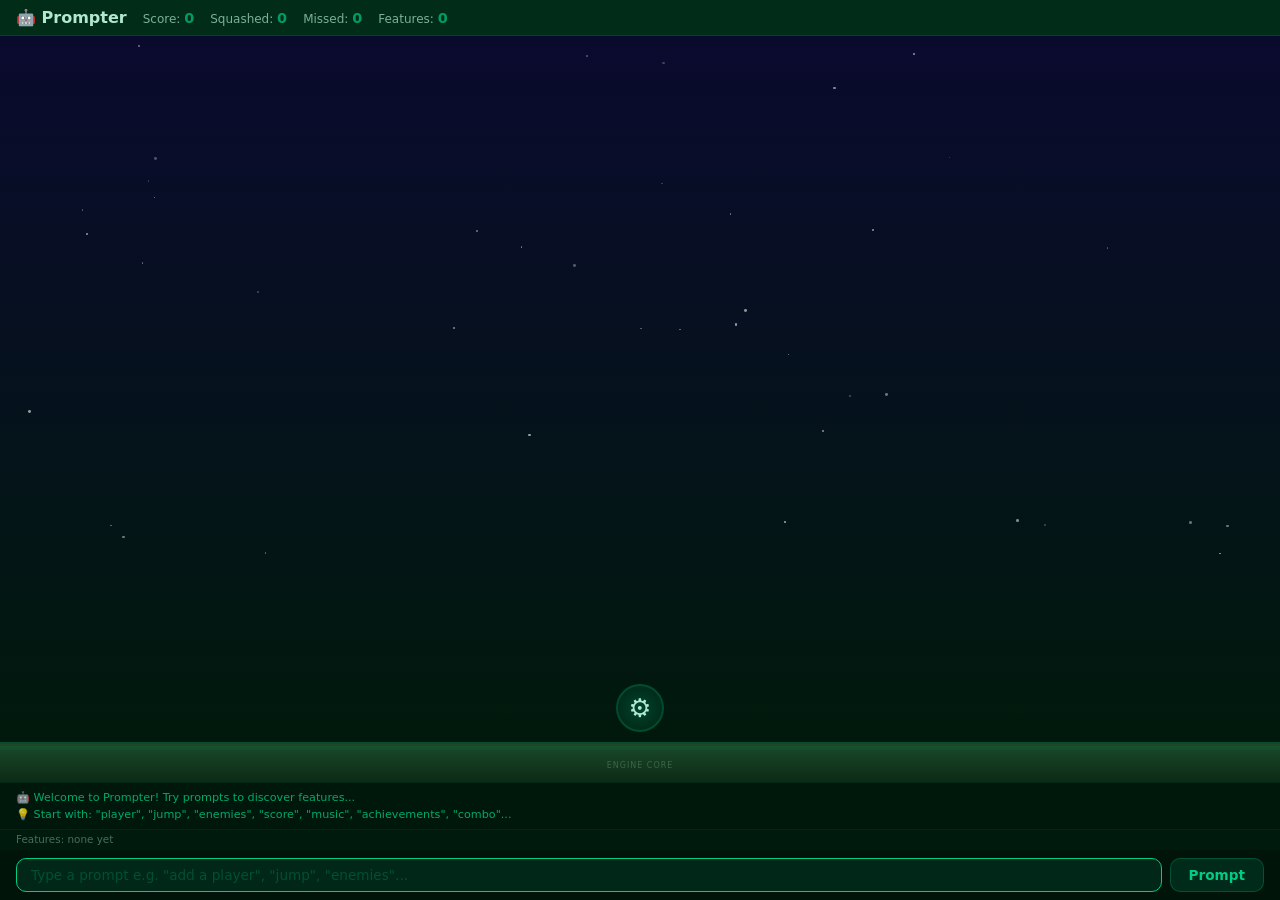
<file: Prompter/index.html>
<!DOCTYPE html>
<html lang="en">
<head>
<meta charset="UTF-8">
<meta name="viewport" content="width=device-width, initial-scale=1.0">
<title>Prompter</title>
<style>
* { margin: 0; padding: 0; box-sizing: border-box; }
html, body { height: 100%; overflow: hidden; background: #002211; color: #b0e8d0; font-family: 'Segoe UI', system-ui, sans-serif; user-select: none; }

#game {
  width: 100vw; height: 100vh;
  display: flex; flex-direction: column;
  position: relative; overflow: hidden;
}

/* ─── Header ─── */
#header {
  display: flex; align-items: center; gap: 16px; flex-wrap: wrap;
  padding: 8px 16px; flex-shrink: 0;
  background: rgba(0,204,136,0.06);
  border-bottom: 1px solid rgba(0,204,136,0.15);
  z-index: 10;
}
#header h1 { font-size: 1rem; }
.hdr-item { font-size: 0.75rem; opacity: 0.7; }
.hdr-item b { color: #00cc88; opacity: 1; }
.hdr-item .val { color: #00cc88; font-weight: bold; font-size: 0.9rem; }

/* ─── Scene ─── */
#scene {
  flex: 1; position: relative; overflow: hidden;
  background: linear-gradient(180deg, #0a0a2e 0%, #001a0a 100%);
  min-height: 0;
}
#scene-bg { position: absolute; inset: 0; transition: background 0.8s; pointer-events: none; }
.star { position: absolute; width: 2px; height: 2px; background: #fff; border-radius: 50%; opacity: 0.4; pointer-events: none; }
#ground {
  position: absolute; bottom: 0; left: 0; right: 0; height: 40px;
  background: linear-gradient(180deg, #1a4a2a, #0d2a15);
  border-top: 2px solid rgba(0,204,136,0.2); pointer-events: none;
}
#ground-inner { position: absolute; top: 2px; left: 0; right: 0; height: 4px; background: rgba(0,204,136,0.06); }

#engine-core {
  position: absolute; bottom: 50px; left: 50%; transform: translateX(-50%);
  width: 48px; height: 48px; border-radius: 50%;
  background: radial-gradient(circle, rgba(0,204,136,0.25), rgba(0,204,136,0.05));
  border: 2px solid rgba(0,204,136,0.2);
  display: flex; align-items: center; justify-content: center;
  font-size: 1.6rem; pointer-events: none; z-index: 2;
  animation: enginePulse 2s ease-in-out infinite;
  transition: 0.3s;
}
@keyframes enginePulse { 0%,100%{box-shadow:0 0 10px rgba(0,204,136,0.1)} 50%{box-shadow:0 0 25px rgba(0,204,136,0.25)} }
#engine-label {
  position: absolute; bottom: 12px; left: 50%; transform: translateX(-50%);
  font-size: 0.5rem; opacity: 0.25; text-transform: uppercase; letter-spacing: 1px;
  pointer-events: none; white-space: nowrap;
}

/* ─── Scene Elements ─── */
.scene-el {
  position: absolute; pointer-events: none; transition: opacity 0.4s;
}
#player-el { font-size: 2rem; z-index: 3; }
#player-el .equip-slot { position: absolute; font-size: 0.85rem; pointer-events: none; transition: none; }
#player-el.jump { animation: playerJump 0.4s ease-out; }
#player-el.djump { animation: playerDJump 0.6s ease-out; }
#player-el.dash { animation: playerDash 0.3s ease-out; }
@keyframes playerJump { 0%{transform:translateY(0)} 40%{transform:translateY(-30px)} 100%{transform:translateY(0)} }
@keyframes playerDJump { 0%{transform:translateY(0)} 25%{transform:translateY(-20px)} 50%{transform:translateY(-40px)} 75%{transform:translateY(-20px)} 100%{transform:translateY(0)} }
@keyframes playerDash { 0%{transform:translateX(0)} 100%{transform:translateX(60px)} }
.enemy-el { font-size: 1.4rem; z-index: 2; }
.powerup-el { font-size: 1.2rem; z-index: 2; animation: floatItem 1.5s ease-in-out infinite; }
@keyframes floatItem { 0%,100%{transform:translateY(0)} 50%{transform:translateY(-6px)} }
.coin-el { font-size: 1rem; z-index: 1; }
.cloud-el { font-size: 1.2rem; z-index: 0; opacity: 0.3; animation: cloudDrift 20s linear infinite; }
@keyframes cloudDrift { 0%{transform:translateX(0)} 100%{transform:translateX(200px)} }
.tree-el { font-size: 1.6rem; z-index: 1; }
.weapon-el { font-size: 0.9rem; position: absolute; z-index: 3; }
.boss-el { font-size: 2.5rem; z-index: 2; animation: bossPulse 1s ease-in-out infinite; }
@keyframes bossPulse { 0%,100%{transform:scale(1)} 50%{transform:scale(1.1)} }
.particle-el {
  position: absolute; width: 3px; height: 3px; border-radius: 50%;
  pointer-events: none; z-index: 1; opacity: 0.5;
}
.music-el { font-size: 1rem; z-index: 1; opacity: 0.3; animation: musicFloat 3s ease-in-out infinite; }
@keyframes musicFloat { 0%,100%{transform:translateY(0) rotate(0deg)} 50%{transform:translateY(-10px) rotate(10deg)} }
.platform-el {
  position: absolute; height: 10px; border-radius: 3px; z-index: 1; pointer-events: none;
  background: linear-gradient(180deg, #3a6a3a, #2a4a2a);
  border: 1px solid rgba(0,204,136,0.15);
}
#scene-score {
  position: absolute; top: 10px; left: 12px; font-size: 0.7rem; opacity: 0; z-index: 5;
  transition: opacity 0.4s; color: #00cc88; pointer-events: none;
}
#scene-health {
  position: absolute; top: 10px; right: 12px; width: 100px; height: 10px; z-index: 5;
  opacity: 0; transition: opacity 0.4s;
  background: rgba(255,0,0,0.15); border-radius: 5px; overflow: hidden;
  pointer-events: none;
}
#scene-health-bar { height: 100%; width: 100%; background: linear-gradient(90deg, #ff4444, #ff6644); border-radius: 5px; transition: width 0.3s; }
#scene-level {
  position: absolute; top: 28px; left: 12px; font-size: 0.6rem; opacity: 0; z-index: 5;
  transition: opacity 0.4s; color: rgba(0,204,136,0.4); pointer-events: none;
}
.water-el {
  position: absolute; bottom: 40px; left: 0; right: 0; height: 20px; z-index: 1; pointer-events: none;
  background: linear-gradient(180deg, rgba(0,100,150,0.3), rgba(0,60,100,0.2));
  animation: waterWave 3s ease-in-out infinite;
}
@keyframes waterWave { 0%,100%{transform:translateY(0)} 50%{transform:translateY(-3px)} }

/* ─── Bugs ─── */
.bug {
  position: absolute; font-size: 1.5rem; cursor: pointer; z-index: 10;
  transition: transform 0.05s; pointer-events: auto;
  animation: bugSpawn 0.3s ease-out;
}
@keyframes bugSpawn { 0%{transform:scale(0);opacity:0} 100%{transform:scale(1);opacity:1} }
.bug.squashed {
  pointer-events: none; animation: bugSquash 0.25s ease-out forwards;
}
@keyframes bugSquash { 0%{transform:scale(1);opacity:1} 50%{transform:scale(1.8);opacity:0.5} 100%{transform:scale(0);opacity:0} }
.bug-hit {
  position: absolute; font-size: 1.2rem; pointer-events: none; z-index: 11;
  animation: hitFloat 0.6s ease-out forwards;
}
@keyframes hitFloat { 0%{opacity:1;transform:translateY(0) scale(1)} 100%{opacity:0;transform:translateY(-30px) scale(0.5)} }
.bug.armored { box-shadow: 0 0 0 2px rgba(255,200,50,0.4), 0 0 8px rgba(255,200,50,0.15); }
.bug.fast { filter: drop-shadow(0 0 4px rgba(0,200,255,0.3)); }
.bug.stealth { opacity: 0.45; }
.bug.hit-armor { animation: armorFlash 0.15s ease-out; }
@keyframes armorFlash { 0%{transform:scale(1.2);filter:brightness(2)} 100%{transform:scale(1);filter:none} }

/* ─── Shield ─── */
.shield-el {
  position: absolute; bottom: 38px; left: 50%; transform: translateX(-50%);
  width: 100px; height: 100px; border-radius: 50%;
  border: 2px solid rgba(0,204,255,0.3);
  background: radial-gradient(circle, rgba(0,204,255,0.08), transparent);
  pointer-events: none; z-index: 5;
  animation: shieldPulse 2s ease-in-out infinite;
}
@keyframes shieldPulse { 0%,100%{transform:translateX(-50%) scale(1);opacity:0.6} 50%{transform:translateX(-50%) scale(1.08);opacity:1} }

/* ─── Achievements Panel ─── */
#achieve-overlay {
  position: absolute; inset: 0; z-index: 70;
  background: rgba(0,0,0,0.8); display: none;
  align-items: center; justify-content: center;
}
#achieve-overlay.show { display: flex; }
#achieve-panel {
  width: min(380px, 85vw); max-height: 70vh; overflow-y: auto;
  background: #001a0a; border: 1px solid rgba(0,204,136,0.2);
  border-radius: 16px; padding: 20px;
}
#achieve-panel::-webkit-scrollbar { width: 4px; }
#achieve-panel::-webkit-scrollbar-track { background: transparent; }
#achieve-panel::-webkit-scrollbar-thumb { background: rgba(0,204,136,0.2); border-radius: 2px; }
#achieve-panel h2 { font-size: 1.1rem; color: #00cc88; margin-bottom: 12px; }
.ach-item {
  display: flex; align-items: center; gap: 10px;
  padding: 8px 10px; border-radius: 8px; margin-bottom: 4px;
  background: rgba(0,204,136,0.04); opacity: 0.35;
}
.ach-item.unlocked { opacity: 1; background: rgba(0,204,136,0.08); }
.ach-item .icon { font-size: 1.3rem; }
.ach-item .info { flex: 1; }
.ach-item .title { font-size: 0.8rem; color: #b0e8d0; }
.ach-item .desc { font-size: 0.6rem; opacity: 0.5; }
.ach-item .date { font-size: 0.5rem; opacity: 0.25; margin-left: auto; white-space: nowrap; }
#achieve-close {
  display: block; margin: 12px auto 0;
  background: rgba(0,204,136,0.12); border: 1px solid rgba(0,204,136,0.25);
  color: #00cc88; padding: 6px 24px; border-radius: 10px; cursor: pointer; font-size: 0.8rem;
}
#achieve-close:hover { background: rgba(0,204,136,0.22); }

/* ─── Achievement Toast ─── */
#achieve-toast {
  position: absolute; top: 30%; left: 50%; transform: translate(-50%,-50%);
  z-index: 75; pointer-events: none;
  background: rgba(255,215,0,0.1); border: 1px solid rgba(255,215,0,0.25);
  border-radius: 14px; padding: 12px 24px; text-align: center;
  opacity: 0; transition: none;
}
#achieve-toast.show {
  animation: achievePop 1.8s ease-out forwards;
}
@keyframes achievePop {
  0%{opacity:0;transform:translate(-50%,-50%) scale(0.3)}
  15%{opacity:1;transform:translate(-50%,-50%) scale(1.15)}
  25%{transform:translate(-50%,-50%) scale(1)}
  70%{opacity:1}
  100%{opacity:0;transform:translate(-50%,-60%) scale(0.9)}
}
#achieve-toast .icon { font-size: 2rem; display: block; margin-bottom: 4px; }
#achieve-toast .title { font-size: 0.9rem; font-weight: bold; color: #ffd700; letter-spacing: 0.5px; }
#achieve-toast .desc { font-size: 0.65rem; opacity: 0.6; }

/* ─── Boss Bug ─── */
.bug.boss {
  font-size: 2.5rem; z-index: 12;
  filter: drop-shadow(0 0 8px rgba(255,50,50,0.4));
  animation: bossBugSpawn 0.4s ease-out, bossBugPulse 0.8s ease-in-out infinite 0.4s;
}
@keyframes bossBugSpawn { 0%{transform:scale(0);opacity:0} 100%{transform:scale(1);opacity:1} }
@keyframes bossBugPulse { 0%,100%{transform:scale(1)} 50%{transform:scale(1.15)} }
.bug.boss .hp-bar {
  position: absolute; top: -6px; left: 50%; transform: translateX(-50%);
  width: 30px; height: 4px; background: rgba(255,0,0,0.2); border-radius: 2px; overflow: hidden;
}
.bug.boss .hp-fill { height: 100%; background: #ff4444; border-radius: 2px; transition: width 0.15s; }

/* ─── Combo Meter ─── */
#combo-meter {
  position: absolute; bottom: 100px; left: 50%; transform: translateX(-50%);
  z-index: 5; pointer-events: none; text-align: center; opacity: 0;
  transition: opacity 0.2s;
}
#combo-meter.show { opacity: 1; }
#combo-meter .count { font-size: 1.4rem; font-weight: bold; color: #ffd700; }
#combo-meter .label { font-size: 0.55rem; opacity: 0.5; text-transform: uppercase; letter-spacing: 1px; }
#combo-meter .timer-bar {
  width: 60px; height: 3px; background: rgba(255,215,0,0.15); border-radius: 2px; margin: 3px auto 0; overflow: hidden;
}
#combo-meter .timer-fill { height: 100%; background: #ffd700; border-radius: 2px; transition: width 0.1s; }

/* ─── Floating Score ─── */
.float-score {
  position: absolute; font-size: 0.9rem; font-weight: bold; pointer-events: none; z-index: 15;
  animation: floatUp 0.7s ease-out forwards;
}
@keyframes floatUp { 0%{opacity:1;transform:translateY(0) scale(1)} 100%{opacity:0;transform:translateY(-40px) scale(0.6)} }

/* ─── Stats Panel ─── */
#stats-overlay {
  position: absolute; inset: 0; z-index: 70;
  background: rgba(0,0,0,0.8); display: none;
  align-items: center; justify-content: center;
}
#stats-overlay.show { display: flex; }
#stats-panel {
  width: min(360px, 85vw); max-height: 70vh; overflow-y: auto;
  background: #001a0a; border: 1px solid rgba(0,204,136,0.2);
  border-radius: 16px; padding: 20px;
}
#stats-panel h2 { font-size: 1.1rem; color: #00cc88; margin-bottom: 12px; }
.stat-row { display: flex; justify-content: space-between; padding: 5px 0; font-size: 0.75rem; border-bottom: 1px solid rgba(0,204,136,0.05); }
.stat-row:last-child { border: none; }
.stat-row .label { opacity: 0.5; }
.stat-row .value { color: #00cc88; font-weight: bold; }
#stats-close {
  display: block; margin: 12px auto 0;
  background: rgba(0,204,136,0.12); border: 1px solid rgba(0,204,136,0.25);
  color: #00cc88; padding: 6px 24px; border-radius: 10px; cursor: pointer; font-size: 0.8rem;
}
#stats-close:hover { background: rgba(0,204,136,0.22); }

/* ─── List Panel ─── */
#list-overlay, #settings-overlay {
  position: absolute; inset: 0; z-index: 40;
  background: rgba(0,0,0,0.7); display: flex;
  align-items: center; justify-content: center;
  opacity: 0; pointer-events: none; transition: 0.2s;
}
#list-overlay.show, #settings-overlay.show { opacity: 1; pointer-events: auto; }
#list-panel, #settings-panel {
  background: #001a0e; border: 1px solid rgba(0,204,136,0.2);
  border-radius: 16px; padding: 20px; max-width: 420px; width: 90%;
  max-height: 80vh; overflow-y: auto; position: relative;
}
#list-panel h2, #settings-panel h2 { font-size: 1rem; margin-bottom: 12px; text-align: center; color: #00cc88; }
#list-panel .feat-row {
  display: flex; align-items: center; gap: 8px;
  padding: 5px 8px; border-radius: 6px; font-size: 0.75rem;
  border-bottom: 1px solid rgba(0,204,136,0.06);
}
#list-panel .feat-row .icon { font-size: 1rem; width: 24px; text-align: center; }
#list-panel .feat-row .name { flex: 1; font-weight: bold; }
#list-panel .feat-row .desc { flex: 2; opacity: 0.6; font-size: 0.65rem; }
#list-panel .feat-row.locked { opacity: 0.4; }
#list-panel .feat-row.unlocked { opacity: 1; }
#list-panel .feat-row.unlocked .name { color: #ffd700; }
#list-close, #settings-close {
  display: block; margin: 12px auto 0;
  background: rgba(0,204,136,0.12); border: 1px solid rgba(0,204,136,0.25);
  color: #00cc88; padding: 6px 24px; border-radius: 10px; cursor: pointer; font-size: 0.8rem;
}
#list-close:hover, #settings-close:hover { background: rgba(0,204,136,0.22); }
#settings-panel .set-row {
  display: flex; align-items: center; justify-content: space-between;
  padding: 8px 0; border-bottom: 1px solid rgba(0,204,136,0.06);
  font-size: 0.8rem;
}
#settings-panel .set-row:last-child { border: none; }

/* ─── Audio Panel ─── */
#audio-overlay {
  position: absolute; inset: 0; z-index: 40;
  background: rgba(0,0,0,0.7); display: flex;
  align-items: center; justify-content: center;
  opacity: 0; pointer-events: none; transition: 0.2s;
}
#audio-overlay.show { opacity: 1; pointer-events: auto; }
#audio-panel {
  background: #001a0e; border: 1px solid rgba(0,204,136,0.2);
  border-radius: 16px; padding: 20px; max-width: 360px; width: 90%;
}
#audio-panel h2 { font-size: 1rem; margin-bottom: 16px; text-align: center; color: #00cc88; }
#audio-panel .vol-row { margin-bottom: 14px; }
#audio-panel .vol-row label { display: flex; justify-content: space-between; font-size: 0.8rem; margin-bottom: 4px; }
#audio-panel .vol-row input[type=range] { width: 100%; height: 4px; -webkit-appearance: none; background: rgba(0,204,136,0.15); border-radius: 2px; outline: none; }
#audio-panel .vol-row input[type=range]::-webkit-slider-thumb { -webkit-appearance: none; width: 14px; height: 14px; border-radius: 50%; background: #00cc88; cursor: pointer; border: none; }
#audio-close {
  display: block; margin: 16px auto 0;
  background: rgba(0,204,136,0.12); border: 1px solid rgba(0,204,136,0.25);
  color: #00cc88; padding: 6px 24px; border-radius: 10px; cursor: pointer; font-size: 0.8rem;
}
#audio-close:hover { background: rgba(0,204,136,0.22); }

/* ─── Header Buttons ─── */
.hdr-btn {
  background: none; border: 1px solid rgba(0,204,136,0.15);
  color: #00cc88; padding: 3px 8px; border-radius: 6px;
  cursor: pointer; font-size: 0.8rem; transition: 0.15s;
}
.hdr-btn:hover { border-color: #00cc88; background: rgba(0,204,136,0.1); }
#reset-btn { color: rgba(255,100,100,0.5); border-color: rgba(255,100,100,0.15); }
#reset-btn:hover { color: #ff6666; border-color: #ff6666; }
#mute-btn { font-size: 0.75rem; padding: 3px 6px; }
#mute-btn.muted { color: rgba(255,100,100,0.5); border-color: rgba(255,100,100,0.15); }
#mute-btn.muted:hover { color: #ff6666; }

/* ─── Power-ups ─── */
.powerup {
  position: absolute; font-size: 1.6rem; z-index: 9; cursor: pointer; pointer-events: auto;
  animation: powerupSpawn 0.3s ease-out, powerupFloat 1.2s ease-in-out infinite 0.3s;
}
@keyframes powerupSpawn { 0%{transform:scale(0);opacity:0} 100%{transform:scale(1);opacity:1} }
@keyframes powerupFloat { 0%,100%{transform:translateY(0)} 50%{transform:translateY(-8px)} }
.powerup .glow {
  position: absolute; inset: -8px; border-radius: 50%; pointer-events: none;
  animation: powerupGlow 1s ease-in-out infinite;
}
@keyframes powerupGlow { 0%,100%{opacity:0.3} 50%{opacity:0.6} }
.powerup[data-type="freeze"] .glow { background: radial-gradient(circle, rgba(100,200,255,0.2), transparent); }
.powerup[data-type="bomb"] .glow { background: radial-gradient(circle, rgba(255,150,50,0.2), transparent); }
.powerup[data-type="double"] .glow { background: radial-gradient(circle, rgba(255,215,0,0.2), transparent); }

/* ─── Active Effects Bar ─── */
#active-effects {
  position: absolute; top: 4px; left: 50%; transform: translateX(-50%);
  z-index: 8; display: flex; gap: 6px; pointer-events: none;
}
.active-eff {
  font-size: 0.6rem; padding: 2px 8px; border-radius: 6px;
  background: rgba(0,0,0,0.4); border: 1px solid rgba(0,204,136,0.15);
  opacity: 0; transition: opacity 0.2s; display: flex; align-items: center; gap: 4px;
}
.active-eff.show { opacity: 0.8; }
.active-eff .timer { color: #ffd700; font-weight: bold; }

/* ─── Squash Particles ─── */
.squash-particle {
  position: absolute; width: 4px; height: 4px; border-radius: 50%;
  pointer-events: none; z-index: 13;
  animation: particleBurst 0.5s ease-out forwards;
}
@keyframes particleBurst { 0%{opacity:1;transform:translate(0,0) scale(1)} 100%{opacity:0;transform:translate(var(--dx),var(--dy)) scale(0)} }

/* ─── Bug Trails ─── */
.bug-trail {
  position: absolute; width: 3px; height: 3px; border-radius: 50%;
  pointer-events: none; z-index: 1;
  animation: trailFade 0.6s ease-out forwards;
}
@keyframes trailFade { 0%{opacity:0.5;transform:scale(1)} 100%{opacity:0;transform:scale(0)} }

/* ─── Screen Shake ─── */
#game.shake {
  animation: screenShake 0.15s ease-out;
}
@keyframes screenShake {
  0%{transform:translate(0,0)} 20%{transform:translate(-3px,2px)} 40%{transform:translate(2px,-1px)} 60%{transform:translate(-1px,3px)} 80%{transform:translate(1px,-2px)} 100%{transform:translate(0,0)}
}

/* ─── Mult Display ─── */
#mult-display {
  font-size: 0.7rem; padding: 2px 8px; border-radius: 6px;
  background: rgba(255,215,0,0.08); border: 1px solid rgba(255,215,0,0.12);
  opacity: 0.6; white-space: nowrap;
}
#mult-display .mult-val { color: #ffd700; font-weight: bold; }

/* ─── Projectiles ─── */
.projectile {
  position: absolute; z-index: 14; pointer-events: none; font-size: 1.2rem;
}
.projectile.fired {
  animation: none;
}
@keyframes projTrail { 0%{opacity:1;transform:scale(1)} 100%{opacity:0;transform:scale(0.3)} }
.proj-trail {
  position: absolute; width: 4px; height: 4px; border-radius: 50%;
  background: #ffd700; pointer-events: none; z-index: 13;
  animation: projTrail 0.3s ease-out forwards;
}

/* ─── Crosshair ─── */
#game.gun-ready #scene { cursor: crosshair; }


/* ─── Chat Log ─── */
#chat-log {
  flex-shrink: 0; max-height: 120px; overflow-y: auto;
  padding: 6px 16px; background: rgba(0,0,0,0.3);
  border-top: 1px solid rgba(0,204,136,0.08);
  border-bottom: 1px solid rgba(0,204,136,0.08);
  z-index: 10;
}
#chat-log::-webkit-scrollbar { width: 4px; }
#chat-log::-webkit-scrollbar-track { background: transparent; }
#chat-log::-webkit-scrollbar-thumb { background: rgba(0,204,136,0.2); border-radius: 2px; }
.chat-msg { font-size: 0.7rem; padding: 2px 0; opacity: 0.8; }
.chat-msg.prompt { color: #80d8b0; }
.chat-msg.ai { color: #00cc88; }
.chat-msg.ai .emoji { margin-right: 4px; }
.chat-msg.warn { color: #ff8844; }
.chat-msg.err { color: #ff4444; }

/* ─── Input ─── */
#input-row {
  display: flex; gap: 8px; padding: 8px 16px; flex-shrink: 0;
  background: rgba(0,0,0,0.4);
  z-index: 10;
}
#prompt-input {
  flex: 1; background: rgba(0,204,136,0.06);
  border: 1px solid rgba(0,204,136,0.2); border-radius: 10px;
  color: #b0e8d0; padding: 8px 14px; font-size: 0.85rem; outline: none;
  font-family: inherit; transition: 0.15s;
}
#prompt-input:focus { border-color: #00cc88; background: rgba(0,204,136,0.1); }
#prompt-input::placeholder { color: rgba(0,204,136,0.25); }
#prompt-input:disabled { opacity: 0.4; }
#send-btn {
  background: rgba(0,204,136,0.12); border: 1px solid rgba(0,204,136,0.25);
  color: #00cc88; padding: 8px 18px; border-radius: 10px;
  font-size: 0.85rem; cursor: pointer; white-space: nowrap; transition: 0.15s;
  font-family: inherit; font-weight: bold;
}
#send-btn:hover { background: rgba(0,204,136,0.22); border-color: #00cc88; }
#send-btn:disabled { opacity: 0.3; cursor: default; }

/* ─── Glitch Overlay ─── */
#glitch {
  position: absolute; inset: 0; pointer-events: none; z-index: 50;
  opacity: 0; transition: opacity 0.1s;
  background: repeating-linear-gradient(0deg, rgba(255,0,0,0.1) 0px, rgba(0,255,0,0.05) 2px, transparent 4px);
}
#glitch.active { opacity: 1; animation: glitchShake 0.2s ease-out; }
@keyframes glitchShake {
  0%{transform:translate(0,0)} 20%{transform:translate(-4px,2px)} 40%{transform:translate(4px,-1px)} 60%{transform:translate(-2px,3px)} 80%{transform:translate(2px,-2px)} 100%{transform:translate(0,0)}
}
#glitch-overlay {
  position: absolute; inset: 0; pointer-events: none; z-index: 45;
  background: rgba(255,0,0,0.08); opacity: 0; transition: opacity 0.15s;
}
#glitch-overlay.active { animation: flashGlitch 0.3s ease-out; }
@keyframes flashGlitch { 0%{opacity:1} 100%{opacity:0} }

/* ─── Toast ─── */
#toast {
  position: absolute; top: 50%; left: 50%; transform: translate(-50%,-50%);
  z-index: 60; pointer-events: none;
  font-size: 1.2rem; font-weight: bold; color: #00cc88;
  opacity: 0; transition: none;
}
#toast.show {
  animation: toastAnim 1s ease-out forwards;
}
@keyframes toastAnim { 0%{opacity:0;transform:translate(-50%,-50%) scale(0.5)} 20%{opacity:1;transform:translate(-50%,-50%) scale(1.1)} 30%{transform:translate(-50%,-50%) scale(1)} 80%{opacity:1} 100%{opacity:0;transform:translate(-50%,-60%) scale(1)} }

/* ─── Features Bar ─── */
#features-bar {
  flex-shrink: 0; padding: 3px 16px 5px;
  background: rgba(0,0,0,0.2); z-index: 10;
  font-size: 0.65rem;
}
#features-bar span { opacity: 0.4; }
#features-bar .feat { opacity: 0.7; color: #00cc88; margin-right: 8px; }

/* ─── Thinking Indicator ─── */
#thinking {
  position: absolute; bottom: 60px; left: 50%; transform: translateX(-50%);
  font-size: 0.75rem; color: #00cc88; opacity: 0; z-index: 5;
  transition: opacity 0.2s; pointer-events: none;
  background: rgba(0,0,0,0.4); padding: 4px 16px; border-radius: 10px;
}
#thinking.show { opacity: 0.7; }

/* ─── Responsive ─── */
@media (max-width: 600px) {
  #header { gap: 4px; padding: 4px 6px; }
  #header h1 { font-size: 0.75rem; }
  .hdr-item { font-size: 0.6rem; }
  .hdr-btn { font-size: 0.65rem; padding: 2px 5px; }
  #achieve-btn { font-size: 0.7rem !important; padding: 2px 6px !important; }
  #chat-log { max-height: 60px; }
  #input-row { padding: 4px 6px; gap: 4px; }
  #prompt-input { font-size: 0.75rem; padding: 5px 8px; }
  #send-btn { padding: 5px 10px; font-size: 0.75rem; }
  #features-bar { font-size: 0.55rem; padding: 2px 8px 4px; }
}
@media (max-width: 400px) {
  #header .hdr-item:nth-child(n+4) { display: none; }
}
</style>
</head>
<body>
<div id="game">
  <div id="header">
    <h1>🤖 Prompter</h1>
    <span id="mood-icon" style="display:none" title="AI Mood">😊</span>
    <span class="hdr-item">Score: <b class="val" id="score-val">0</b></span>
    <span class="hdr-item">Squashed: <b class="val" id="squash-val">0</b></span>
    <span class="hdr-item">Missed: <b class="val" id="miss-val">0</b></span>
    <span class="hdr-item">Features: <b class="val" id="feat-val">0</b></span>
    <span class="hdr-item" id="streak-item" style="display:none">Streak: <b class="val" id="streak-val">0</b>🔥</span>
    <span id="mult-display" style="display:none">×<span class="mult-val" id="mult-val">1.0</span></span>
    <span class="hdr-item" id="ammo-display" style="display:none">🔫 <b class="val" id="ammo-val">0</b></span>
    <button class="hdr-btn" id="mute-btn" style="display:none" title="Toggle sound (M)">🔊</button>
    <button class="hdr-btn" id="stats-btn" style="display:none" title="Stats">📊</button>
    <button class="hdr-btn" id="reset-btn" style="display:none" title="Reset progress">🗑️</button>
    <button id="achieve-btn" style="display:none;background:none;border:1px solid rgba(0,204,136,0.2);border-radius:8px;color:#00cc88;padding:4px 10px;cursor:pointer;font-size:0.85rem" title="Achievements">🏆</button>
    <button class="hdr-btn" id="list-btn" style="display:none" title="Feature List">📋</button>
    <button class="hdr-btn" id="settings-btn" style="display:none" title="Settings">⚙️</button>
    <button class="hdr-btn" id="audio-btn" style="display:none" title="Audio Mixer">🎚️</button>
  </div>

  <div id="scene">
    <div id="scene-bg"></div>
    <div id="ground"><div id="ground-inner"></div></div>
    <div id="engine-core">⚙️</div>
    <div id="engine-label">engine core</div>
    <div id="player-el" class="scene-el" style="display:none">🧑‍💻</div>
    <div id="scene-score">SCORE: 0</div>
    <div id="scene-health"><div id="scene-health-bar"></div></div>
    <div id="scene-level">LEVEL 1</div>
    <div id="thinking">Processing...</div>
    <div id="combo-meter" style="display:none"><div class="count">x1</div><div class="label">combo</div><div class="timer-bar"><div class="timer-fill" style="width:100%"></div></div></div>
    <div id="active-effects" style="display:none"></div>
    <div id="glitch"></div>
    <div id="glitch-overlay"></div>
    <div id="toast"></div>
    <div id="achieve-overlay">
      <div id="achieve-panel">
        <h2>🏆 Achievements</h2>
        <div id="achieve-list"></div>
        <button id="achieve-close">Close</button>
      </div>
    </div>
    <div id="achieve-toast"></div>
    <div id="stats-overlay">
      <div id="stats-panel">
        <h2>📊 Stats</h2>
        <div id="stats-content"></div>
        <button id="stats-close">Close</button>
      </div>
    </div>
    <div id="list-overlay">
      <div id="list-panel">
        <h2>📋 Feature List</h2>
        <div id="list-content"></div>
        <button id="list-close">Close</button>
      </div>
    </div>
    <div id="settings-overlay">
      <div id="settings-panel">
        <h2>⚙️ Settings</h2>
        <div id="settings-content"></div>
        <button id="settings-close">Close</button>
      </div>
    </div>
    <div id="audio-overlay">
      <div id="audio-panel">
        <h2>🔊 Audio Mixer</h2>
        <div id="audio-content"></div>
        <button id="audio-close">Close</button>
      </div>
    </div>
  </div>

  <div id="chat-log"></div>

  <div id="features-bar">
    <span>Features:</span>
    <span id="feat-list">none yet</span>
  </div>

  <div id="input-row">
    <input id="prompt-input" type="text" placeholder='Type a prompt e.g. "add a player", "jump", "enemies"...' autofocus>
    <button id="send-btn">Prompt</button>
  </div>
</div>

<script>
/* ═══════════════════════════════════════════════════════════════════
   Prompter — Prompt an AI to build a game, squash the bugs!
   ═══════════════════════════════════════════════════════════════════ */

/* ─── State ─── */
const LS_KEY = 'prompter_save';
const state = {
  score: 0, squashed: 0, missed: 0, streak: 0, bestStreak: 0,
  features: new Set(),
  allFeatures: [],
  scene: {
    player: false, jump: false, djump: false, dash: false,
    enemies: false, platforms: false, powerups: false, coins: false,
    score: false, health: false, speed: false, weapon: false,
    boss: false, levels: false, music: false, particles: false,
    clouds: false, trees: false, water: false,
    bgColor: null, gravity: false, shield: false, storm: false,
    movement: false, audio: false, bullets: false,
    // UI unlocks
    ui_achievements: false, ui_stats: false, ui_mute: false, ui_reset: false,
    ui_combo: false, ui_streak: false, ui_mood: false, ui_list: false, ui_settings: false, ui_audio: false
  },
  bugs: [], busy: false, bugWaves: 0, bugSpeed: 0.3,
  promptCount: 0, cleanWaves: 0, totalWaves: 0,
  achievements: {},
  combo: { count: 0, multiplier: 1, timer: 0, maxCombo: 0 },
  totalSquashed: 0, bossKills: 0, bossWaves: 0, powerupsCollected: 0,
  muted: false,
  volumeMaster: 1, volumeMusic: 1, volumeSfx: 1,
  effects: {}, // { freeze, bomb, double } - active effect timestamps
  powerupTimer: 0,
  powerupEl: null,
  playerPos: { x: 0, y: 0 }, playerSpeed: 3,
  ammo: 0, maxAmmo: 12,
  projectiles: [],
  keys: {},
  mouseX: 0, mouseY: 0,
  shootCooldown: 0,
  gameOver: false
};

const BUG_EMOJIS = ['🐛','🪲','🦗','🐜','🦟','🐝','🪰','🪱'];
const RESPONSES = [
  'Processing your request... done!', 'Great idea! Adding it now.',
  'Love it! Compiling...', 'Oh, that\'s a good one! Implemented.',
  'On it! Feature added.', 'Let me work on that... done!',
  'Excellent choice! Built it in.', 'You read my mind! Added.',
  'Whoa, nice! Feature integrated.', 'Coding that up... complete!'
];
const WARN_RESPONSES = [
  'Bug detected! Squash it!', 'Something got through... catch it!',
  'A bug slipped in! Quick!', 'Incoming bug!'
];
const GLITCH_RESPONSES = [
  'Bug reached the engine! ⚠️', 'Corruption detected!',
  'Engine compromised!', 'Bug in the code! 🔴'
];

/* ─── Achievements ─── */
const ACHIEVEMENTS = {
  first_squash:  { icon:'🐛', title:'First Squash',      desc:'Squash your first bug',            check:s=>s.squashed>=1 },
  squasher_10:   { icon:'🪲', title:'Bug Squasher',       desc:'Squash 10 bugs',                   check:s=>s.squashed>=10 },
  exterminator:  { icon:'🦗', title:'Bug Exterminator',   desc:'Squash 50 bugs',                   check:s=>s.squashed>=50 },
  annihilator:   { icon:'💥', title:'Bug Annihilator',    desc:'Squash 100 bugs',                  check:s=>s.squashed>=100 },
  feature_5:     { icon:'⭐', title:'Feature Creep',      desc:'Add 5 features',                   check:s=>s.features.size>=5 },
  designer:      { icon:'🎮', title:'Game Designer',      desc:'Add 10 features',                  check:s=>s.features.size>=10 },
  full_build:    { icon:'🏗️', title:'Full Build',        desc:'Add all 20 features',              check:s=>s.features.size>=20 },
  streak_5:      { icon:'🔥', title:'On Fire',            desc:'Reach 5 streak',                   check:s=>s.streak>=5 },
  unstoppable:   { icon:'🔥🔥',title:'Unstoppable',        desc:'Reach 10 streak',                  check:s=>s.streak>=10 },
  clean_code_5:  { icon:'✨', title:'Clean Code',         desc:'Complete 5 waves bug-free',        check:s=>s.cleanWaves>=5 },
  clean_code_10: { icon:'🌟', title:'Spotless',           desc:'Complete 10 waves bug-free',       check:s=>s.cleanWaves>=10 },
  high_score:    { icon:'🏆', title:'High Scorer',        desc:'Reach 500 points',                 check:s=>s.score>=500 },
  glitch_survivor:{icon:'😵', title:'Glitch Survivor',    desc:'Survive 10 engine breaches',        check:s=>s.missed>=10 },
  veteran:       { icon:'🎯', title:'Prompt Veteran',     desc:'Send 50 prompts',                  check:s=>s.promptCount>=50 },
  collector:     { icon:'📚', title:'Feature Collector',  desc:'Unlock every achievement',          check:s=>Object.keys(ACHIEVEMENTS).every(k=>s.achievements[k]) },
  boss_killer:   { icon:'👑', title:'Bug Boss Slayer',    desc:'Defeat 3 boss bugs',                check:s=>(s.bossKills||0)>=3 },
  combo_10:      { icon:'💫', title:'Combo Master',       desc:'Reach 10x combo',                   check:s=>(s.combo.maxCombo||0)>=10 },
  powerup_coll:  { icon:'🔋', title:'Power Collector',    desc:'Collect 10 power-ups',              check:s=>(s.powerupsCollected||0)>=10 },
};

const MOODS = [
  { id:'happy',   icon:'😊', label:'Happy',   minStreak:3, maxMissed:2, bonus:1.2 },
  { id:'neutral', icon:'😐', label:'Neutral',  minStreak:0, maxMissed:5, bonus:1.0 },
  { id:'stressed',icon:'😰', label:'Stressed', minStreak:-1, maxMissed:99, bonus:0.8 },
];

/* ═══════════════════════════ Feature Registry ═══════════════════════════ */
const PROMPT_HANDLERS = {};
const FEATURE_REGISTRY = {};
function registerFeature(key, def) {
  FEATURE_REGISTRY[key] = def;
  if (!PROMPT_HANDLERS[key]) {
    PROMPT_HANDLERS[key] = {
      words: def.words,
      msg: def.msg || 'Feature added!',
      bugs: def.bugs || 1,
      fn: def.fn || (() => { state.scene[key] = true; })
    };
  }
}
registerFeature('player',   { words:['player','character','hero','guy','girl'],       msg:'Spawning player character...',  bugs:1, fn:addPlayer,       desc:'Playable character in the scene' });
registerFeature('jump',     { words:['jump','jumping','bounce','hop','leap'],         msg:'Calculating jump physics...',   bugs:1, fn:addJump,        desc:'Jump ability for player',       deps:['player'] });
registerFeature('djump',    { words:['double jump','double-jump','2x jump'],          msg:'Double jump module installed!', bugs:2, fn:addDJump,       desc:'Double jump for player',         deps:['player','jump'] });
registerFeature('dash',     { words:['dash','sprint','dodge','roll'],                 msg:'Dash mechanic activated!',      bugs:2, fn:addDash,        desc:'Dash/roll for player',           deps:['player'] });
registerFeature('enemies',  { words:['enemy','enemies','monster','monsters','bad'],   msg:'Spawning hostile entities...',  bugs:3, fn:addEnemies,     desc:'Enemy characters spawn',         deps:['player'] });
registerFeature('platforms',{ words:['platform','platforms','block','blocks','tile'], msg:'Building platforms...',         bugs:2, fn:addPlatforms,   desc:'Platforms to jump on' });
registerFeature('powerups', { words:['powerup','power-ups','power up','boost'],       msg:'Power-up system online!',       bugs:2, fn:addPowerups,    desc:'Collectible power-ups',            deps:['player'] });
registerFeature('coins',    { words:['coin','coins','money','gold','treasure'],       msg:'Dropping coins into the world...',bugs:1, fn:addCoins,      desc:'Collectible coins' });
registerFeature('score',    { words:['score','points','scoring','counter'],           msg:'Score display calibrated!',     bugs:1, fn:addScore,       desc:'Score counter display' });
registerFeature('health',   { words:['health','hp','life','lives','hearts'],          msg:'Health system initialized...',  bugs:2, fn:addHealth,      desc:'Health bar for player',          deps:['player'] });
registerFeature('speed',    { words:['speed','fast','run','accelerate','move speed'], msg:'Tuning movement speed...',      bugs:2, fn:addSpeed,       desc:'Speed lines visual effect',      deps:['player'] });
registerFeature('weapon',   { words:['weapon','gun','sword','shoot','attack','gun'],  msg:'Equipping weapon...',           bugs:2, fn:addWeapon,      desc:'Shoot projectiles at bugs',       deps:['player'] });
registerFeature('boss',     { words:['boss','giant','big enemy','dragon','final'],    msg:'Spawning boss entity! This is big!', bugs:4, fn:addBoss,   desc:'Giant boss enemy' });
registerFeature('levels',   { words:['level','levels','stage','stages','world'],      msg:'Level system constructed!',     bugs:2, fn:addLevels,      desc:'Level/stage progression' });
registerFeature('music',    { words:['music','song','soundtrack','melody','tune'],    msg:'Audio engine humming...',       bugs:1, fn:addMusic,       desc:'Background music element' });
registerFeature('particles',{ words:['particle','particles','effects','vfx','fire'],  msg:'Particle system initialized!',  bugs:2, fn:addParticles,   desc:'Floating particle effects' });
registerFeature('clouds',   { words:['cloud','clouds','sky','weather','atmosphere'],  msg:'Generating cloud layer...',     bugs:1, fn:addClouds,      desc:'Drifting clouds in background' });
registerFeature('trees',    { words:['tree','trees','nature','forest','plant'],       msg:'Planting trees...',             bugs:1, fn:addTrees,       desc:'Trees in the scene' });
registerFeature('water',    { words:['water','river','lake','ocean','sea','lava'],    msg:'Flooding the scene...',         bugs:2, fn:addWater,       desc:'Water/lava below ground' });
registerFeature('background',{words:['background','bg','color','theme','sky color'],  msg:'Repainting the world...',       bugs:1, fn:addBackground,  desc:'Random background color' });
// UI unlock features
registerFeature('achievements',{words:['achievements','achievement','trophy','trophies'], msg:'Achievement system online!',    bugs:1, fn:()=>unlockUI('achievements'), desc:'Track your accomplishments' });
registerFeature('stats',      {words:['stats','statistics','stat','data','analytics'],     msg:'Statistics module loaded!',     bugs:1, fn:()=>unlockUI('stats'),       desc:'View detailed game stats' });
registerFeature('mute',       {words:['mute','silence','toggle sound'],                         msg:'Sound controls activated!',     bugs:0, fn:()=>unlockUI('mute'),        desc:'Toggle sound effects' });
registerFeature('reset',      {words:['reset','restart','clear','wipe','fresh'],           msg:'Reset functionality added!',    bugs:0, fn:()=>unlockUI('reset'),       desc:'Reset all progress' });
registerFeature('combo',      {words:['combo','multiplier','chain','streak','consecutive'],msg:'Combo system initialized!',     bugs:2, fn:()=>unlockUI('combo'),       desc:'Squash bugs in quick succession',  deps:['player'] });
registerFeature('mood',       {words:['mood','emotion','feeling','vibe','attitude'],        msg:'AI mood display enabled!',      bugs:1, fn:()=>unlockUI('mood'),        desc:'See the AI emotional state' });
registerFeature('list',       {words:['list','catalog','guide','help','manual','index'],    msg:'Feature list compiled!',         bugs:0, fn:()=>unlockUI('list'),        desc:'Browse all discoverable features' });
registerFeature('settings',   {words:['settings','options','preferences','config','setup'],  msg:'Settings panel unlocked!',       bugs:0, fn:()=>unlockUI('settings'),    desc:'Configure game options' });
// Core unlockable features
registerFeature('movement',  {words:['move','movement','walk','controls','navigation'],      msg:'Movement controls online!',      bugs:1, fn:addMovement,     desc:'WASD/Arrow movement for player',  deps:['player'] });
registerFeature('audio',     {words:['audio','advanced audio','mixer','sound settings','equalizer','volume control'],  msg:'Advanced audio panel online!',   bugs:0, fn:addAudio,       desc:'Independent volume controls' });
registerFeature('bullets',   {words:['bullets','ammo','ammunition','magazine','bullet'],      msg:'Ammo system online! Squash bugs to reload.', bugs:1, fn:addBullets, desc:'Limited ammo — squash bugs to refill', deps:['weapon'] });
// New features
registerFeature('gravity',   {words:['gravity','fall','down','pull','attract'],              msg:'Gravity field activated!',       bugs:2, fn:addGravity,      desc:'Bugs are pulled downward' });
registerFeature('shield',    {words:['shield','barrier','protect','guard','defense'],         msg:'Shield bubble deployed!',        bugs:2, fn:addShield,       desc:'Auto-squash bugs near engine',  deps:['player'] });
registerFeature('storm',     {words:['storm','rain','lightning','weather','thunder'],         msg:'Storm clouds gathering...',      bugs:2, fn:addStorm,        desc:'Lightning & rain effects' });

/* ─── DOM refs ─── */
const $ = id => document.getElementById(id);
const scene = $('scene'), chatLog = $('chat-log'), featList = $('feat-list');
const promptInput = $('prompt-input'), sendBtn = $('send-btn');
const scoreVal = $('score-val'), squashVal = $('squash-val'), missVal = $('miss-val');
const featVal = $('feat-val'), streakVal = $('streak-val');
const playerEl = $('player-el'), sceneScore = $('scene-score');
const sceneHealth = $('scene-health'), sceneHealthBar = $('scene-health-bar');
const sceneLevel = $('scene-level'), thinkingEl = $('thinking');
const glitchEl = $('glitch'), glitchOv = $('glitch-overlay');
const toastEl = $('toast'), achieveToast = $('achieve-toast');
const achieveOverlay = $('achieve-overlay'), achieveList = $('achieve-list');
const moodIcon = $('mood-icon');
const comboMeter = $('combo-meter'), comboCount = comboMeter.querySelector('.count');
const comboTimerFill = comboMeter.querySelector('.timer-fill');
const multVal = $('mult-val');
const ammoVal = $('ammo-val'), ammoDisplay = $('ammo-display');
const listOverlay = $('list-overlay'), listContent = $('list-content');
const settingsOverlay = $('settings-overlay'), settingsContent = $('settings-content');
const statsOverlay = $('stats-overlay'), statsContent = $('stats-content');
const audioOverlay = $('audio-overlay'), audioContent = $('audio-content');

/* ─── Initialization ─── */
function init() {
  createStars();
  if (state.features.size > 0) restoreFeatures();
  updateMood();
  updateUI();

  addChat('🤖 Welcome to Prompter! Try prompts to discover features...', 'ai');
  if (state.features.size > 0) addChat('💾 Save loaded! You have ' + state.features.size + ' features.', 'ai');
  else addChat('💡 Start with: "player", "jump", "enemies", "score", "music", "achievements", "combo"...', 'ai');

  promptInput.addEventListener('keydown', e => { if (e.key === 'Enter' && !state.busy) submitPrompt(); });
  sendBtn.addEventListener('click', () => { if (!state.busy) submitPrompt(); });
  // Close any overlay helper
  function closeAllOverlays() {
    [achieveOverlay, statsOverlay, listOverlay, settingsOverlay, audioOverlay].forEach(o => o.classList.remove('show'));
  }
  function toggleOverlay(el) {
    const wasOpen = el.classList.contains('show');
    closeAllOverlays();
    if (!wasOpen) el.classList.add('show');
  }
  $('achieve-btn').addEventListener('click', () => { toggleOverlay(achieveOverlay); renderAchievements(); });
  $('achieve-close').addEventListener('click', () => { achieveOverlay.classList.remove('show'); });
  achieveOverlay.addEventListener('click', e => { if (e.target === achieveOverlay) achieveOverlay.classList.remove('show'); });
  $('stats-btn').addEventListener('click', () => { toggleOverlay(statsOverlay); renderStats(); });
  $('stats-close').addEventListener('click', () => { statsOverlay.classList.remove('show'); });
  statsOverlay.addEventListener('click', e => { if (e.target === statsOverlay) statsOverlay.classList.remove('show'); });
  $('list-btn').addEventListener('click', () => { toggleOverlay(listOverlay); renderList(); });
  $('list-close').addEventListener('click', () => { listOverlay.classList.remove('show'); });
  listOverlay.addEventListener('click', e => { if (e.target === listOverlay) listOverlay.classList.remove('show'); });
  $('settings-btn').addEventListener('click', () => { toggleOverlay(settingsOverlay); renderSettings(); });
  $('settings-close').addEventListener('click', () => { settingsOverlay.classList.remove('show'); });
  settingsOverlay.addEventListener('click', e => { if (e.target === settingsOverlay) settingsOverlay.classList.remove('show'); });
  $('audio-btn').addEventListener('click', () => { toggleOverlay(audioOverlay); renderAudio(); });
  $('audio-close').addEventListener('click', () => { audioOverlay.classList.remove('show'); });
  audioOverlay.addEventListener('click', e => { if (e.target === audioOverlay) audioOverlay.classList.remove('show'); });
  $('reset-btn').addEventListener('click', resetGame);
  const muteBtn = $('mute-btn');
  muteBtn.addEventListener('click', () => {
    state.muted = !state.muted;
    muteBtn.textContent = state.muted ? '🔇' : '🔊';
    muteBtn.classList.toggle('muted', state.muted);
    setMusicMute(state.muted);
    saveState();
  });
  if (state.muted) { muteBtn.textContent = '🔇'; muteBtn.classList.add('muted'); setMusicMute(true); }
  document.addEventListener('keydown', e => {
    if (e.key === 'Escape') { closeAllOverlays(); }
    if (e.key === 'm' && !e.ctrlKey && !e.metaKey && document.activeElement !== promptInput) {
      state.muted = !state.muted;
      muteBtn.textContent = state.muted ? '🔇' : '🔊';
      muteBtn.classList.toggle('muted', state.muted);
      setMusicMute(state.muted);
      saveState();
    }
    // Player movement + shooting (movement gated behind feature)
    if (document.activeElement !== promptInput) {
      const m = ['w','a','s','d','ArrowUp','ArrowDown','ArrowLeft','ArrowRight',' '];
      const isMoveKey = m.includes(e.key);
      if (isMoveKey && !e.ctrlKey && !e.metaKey) { e.preventDefault(); if (state.scene.movement) state.keys[e.key] = true; }
      if (e.key === ' ' && state.scene.weapon) shoot();
    }
  });
  document.addEventListener('keyup', e => { state.keys[e.key] = false; });
  scene.addEventListener('mousemove', t => {
    const r = scene.getBoundingClientRect();
    state.mouseX = t.clientX - r.left; state.mouseY = t.clientY - r.top;
  });
  scene.addEventListener('click', e => {
    if (state.busy || !state.scene.weapon) return;
    if (e.target.classList.contains('bug') || e.target.closest('.bug')) return;
    shoot();
  });
  requestAnimationFrame(tick);
}

function restoreFeatures() {
  // Temporarily clear scene flags so handlers don't early-return (they re-set them)
  const saved = {};
  function withFlag(key, fn) { saved[key] = state.scene[key]; state.scene[key] = false; fn(); state.scene[key] = saved[key]; }
  if (state.scene.player) { state.scene.player = false; addPlayer(); state.scene.player = true; }
  if (state.scene.jump) withFlag('jump', addJump);
  if (state.scene.djump) withFlag('djump', addDJump);
  if (state.scene.dash) withFlag('dash', addDash);
  if (state.scene.enemies) withFlag('enemies', addEnemies);
  if (state.scene.platforms) withFlag('platforms', addPlatforms);
  if (state.scene.powerups) withFlag('powerups', addPowerups);
  if (state.scene.coins) withFlag('coins', addCoins);
  if (state.scene.score) withFlag('score', addScore);
  if (state.scene.health) withFlag('health', addHealth);
  if (state.scene.speed) withFlag('speed', addSpeed);
  if (state.scene.weapon) withFlag('weapon', addWeapon);
  if (state.scene.boss) withFlag('boss', addBoss);
  if (state.scene.levels) withFlag('levels', addLevels);
  if (state.scene.music) withFlag('music', addMusic);
  if (state.scene.particles) withFlag('particles', addParticles);
  if (state.scene.clouds) withFlag('clouds', addClouds);
  if (state.scene.trees) withFlag('trees', addTrees);
  if (state.scene.water) withFlag('water', addWater);
  if (state.scene.bgColor) withFlag('bgColor', addBackground);
  if (state.scene.gravity) withFlag('gravity', addGravity);
  if (state.scene.shield) withFlag('shield', addShield);
  if (state.scene.storm) withFlag('storm', addStorm);
  if (state.scene.movement) withFlag('movement', addMovement);
  if (state.scene.audio) withFlag('audio', addAudio);
  if (state.scene.bullets) withFlag('bullets', addBullets);
  // Restore UI unlocks (unlockUI sets ui_ flags, no guard issue)
  if (state.scene.ui_achievements) unlockUI('achievements', true);
  if (state.scene.ui_stats) unlockUI('stats', true);
  if (state.scene.ui_mute) unlockUI('mute', true);
  if (state.scene.ui_reset) unlockUI('reset', true);
  if (state.scene.ui_combo) unlockUI('combo', true);
  if (state.scene.ui_mood) unlockUI('mood', true);
  if (state.scene.ui_list) unlockUI('list', true);
  if (state.scene.ui_settings) unlockUI('settings', true);
  if (state.scene.ui_audio) unlockUI('audio', true);
}

function createStars() {
  for (let i = 0; i < 40; i++) {
    const s = document.createElement('div');
    s.className = 'star';
    s.style.left = Math.random() * 100 + '%';
    s.style.top = Math.random() * 70 + '%';
    s.style.width = s.style.height = (1 + Math.random() * 2) + 'px';
    s.style.opacity = 0.2 + Math.random() * 0.4;
    scene.appendChild(s);
  }
}

/* ═══════════════════════════ Achievements ═══════════════════════════ */
function unlockAchievement(id) {
  if (state.achievements[id]) return;
  state.achievements[id] = Date.now();
  saveState();
  const a = ACHIEVEMENTS[id];
  if (a) {
    // Only show notification if player has discovered achievements
    if (state.scene.ui_achievements) {
      achieveToast.innerHTML = `<span class="icon">${a.icon}</span><div class="title">🏆 ${a.title}</div><div class="desc">${a.desc}</div>`;
      achieveToast.classList.remove('show');
      void achieveToast.offsetWidth;
      achieveToast.classList.add('show');
      setTimeout(() => achieveToast.classList.remove('show'), 1900);
      playAchieve();
      addChat('🏆 Achievement unlocked: ' + a.title + '!', 'ai');
    }
  }
  if (state.scene.ui_achievements) renderAchievements();
}

function checkAchievements() {
  for (const [id, a] of Object.entries(ACHIEVEMENTS)) {
    if (!state.achievements[id] && a.check(state)) {
      unlockAchievement(id);
    }
  }
}

function renderAchievements() {
  achieveList.innerHTML = Object.entries(ACHIEVEMENTS).map(([id, a]) => {
    const unlocked = state.achievements[id];
    const d = unlocked ? new Date(unlocked) : null;
    return `<div class="ach-item${unlocked?' unlocked':''}">
      <span class="icon">${unlocked ? a.icon : '🔒'}</span>
      <div class="info">
        <div class="title">${a.title}</div>
        <div class="desc">${a.desc}</div>
      </div>
      ${d ? `<span class="date">${d.toLocaleDateString()}</span>` : ''}
    </div>`;
  }).join('');
}

/* ═══════════════════════════ AI Mood ═══════════════════════════ */
function calcMood() {
  if (state.streak >= 3 && state.missed <= 2) return MOODS[0];
  if (state.missed >= 6) return MOODS[2];
  return MOODS[1];
}

function getMoodBonus() { return calcMood().bonus; }

function updateMood() {
  const mood = calcMood();
  moodIcon.textContent = mood.icon;
  moodIcon.title = 'AI Mood: ' + mood.label + ' (x' + mood.bonus.toFixed(1) + ' score)';
}

/* ═══════════════════════════ Save / Load ═══════════════════════════ */
function saveState() {
  try {
    const s = {
      score: state.score, squashed: state.squashed, missed: state.missed,
      streak: state.streak, bestStreak: state.bestStreak,
      features: [...state.features], allFeatures: state.allFeatures,
      scene: { ...state.scene },
      promptCount: state.promptCount,
      cleanWaves: state.cleanWaves, totalWaves: state.totalWaves,
      bugWaves: state.bugWaves, bugSpeed: state.bugSpeed,
      achievements: state.achievements,
      totalSquashed: state.totalSquashed,
      combo: { count:0, multiplier:1, timer:0, maxCombo: (state.combo.maxCombo||0) },
      bossKills: state.bossKills || 0,
      bossWaves: state.bossWaves || 0,
      powerupsCollected: state.powerupsCollected || 0,
      muted: state.muted,
      volumeMaster: state.volumeMaster, volumeMusic: state.volumeMusic, volumeSfx: state.volumeSfx,
      ammo: state.ammo, maxAmmo: state.maxAmmo
    };
    localStorage.setItem(LS_KEY, JSON.stringify(s));
  } catch(e) {}
}

function loadState() {
  try {
    const raw = localStorage.getItem(LS_KEY);
    if (!raw) return;
    const s = JSON.parse(raw);
    state.score = s.score || 0;
    state.squashed = s.squashed || 0;
    state.missed = s.missed || 0;
    state.streak = s.streak || 0;
    state.bestStreak = s.bestStreak || 0;
    state.allFeatures = s.allFeatures || [];
    if (s.features) s.features.forEach(f => state.features.add(f));
    if (s.scene) Object.assign(state.scene, s.scene);
    state.promptCount = s.promptCount || 0;
    state.cleanWaves = s.cleanWaves || 0;
    state.totalWaves = s.totalWaves || 0;
    state.bugWaves = s.bugWaves || 0;
    state.bugSpeed = s.bugSpeed || 0.3;
    state.achievements = s.achievements || {};
    state.totalSquashed = s.totalSquashed || 0;
    state.combo = s.combo || { count:0, multiplier:1, timer:0, maxCombo:0 };
    state.bossKills = s.bossKills || 0;
    state.bossWaves = s.bossWaves || 0;
    state.powerupsCollected = s.powerupsCollected || 0;
    state.muted = s.muted || false;
    if (s.volumeMaster !== undefined) state.volumeMaster = s.volumeMaster;
    if (s.volumeMusic !== undefined) state.volumeMusic = s.volumeMusic;
    if (s.volumeSfx !== undefined) state.volumeSfx = s.volumeSfx;
    state.ammo = s.ammo || 0;
    state.maxAmmo = s.maxAmmo || 12;
    if (state.ammo > state.maxAmmo) state.ammo = state.maxAmmo;
  } catch(e) {}
}

/* ═══════════════════════════ Scene Features ═══════════════════════════ */
function addPlayer() {
  state.scene.player = true;
  playerEl.style.display = 'block';
  playerEl.style.bottom = 'auto'; playerEl.style.top = 'auto';
  playerEl.style.left = '40%';
  playerEl.style.top = (scene.getBoundingClientRect().height - 100) + 'px';
  // Init player position
  queueMicrotask(() => {
    const r = playerEl.getBoundingClientRect(), s = scene.getBoundingClientRect();
    state.playerPos.x = r.left - s.left; state.playerPos.y = r.top - s.top;
    if (state.scene.movement) addChat('🕹️ Use WASD / Arrow keys to move!', 'ai');
    else addChat('🕹️ Player spawned! Try "move" to enable controls.', 'ai');
  });
}

function addMovement() {
  if (state.scene.movement) return;
  state.scene.movement = true;
  addChat('🕹️ WASD / Arrow keys now control the player!', 'ai');
  playerEl.style.boxShadow = '0 0 0 2px rgba(0,204,136,0.3)';
}

function addAudio() {
  if (state.scene.audio) return;
  state.scene.audio = true;
  unlockUI('audio');
}

function addBullets() {
  if (state.scene.bullets) return;
  state.scene.bullets = true;
  if (state.ammo === undefined || state.ammo === 0) state.ammo = state.maxAmmo;
  addChat('🔫 Ammo system online! Squash bugs to reload. (' + state.maxAmmo + ' rounds)', 'ai');
}

function addJump() {
  state.scene.jump = true;
  if (state.scene.player) playerEl.classList.add('jump');
  addFeatureEl('jump', '💨', 'Jump');
}

function addDJump() {
  state.scene.djump = true;
  if (state.scene.player) playerEl.classList.add('djump');
  addFeatureEl('djump', '💨💨', 'Double Jump');
}

function addDash() {
  state.scene.dash = true;
  if (state.scene.player) playerEl.classList.add('dash');
  addFeatureEl('dash', '💨➡️', 'Dash');
}

function addEnemies() {
  state.scene.enemies = true;
  for (let i = 0; i < 3; i++) {
    addFeatureEl('enemy_'+i, '👾', '', {
      className:'enemy-el scene-el', bottom: 48 + Math.random()*20,
      left: 60 + Math.random() * 30 + '%', animDelay: Math.random() * 2
    });
  }
}

function addPlatforms() {
  state.scene.platforms = true;
  if (document.querySelector('.platform-el')) return;
  for (let i = 0; i < 3; i++) {
    const el = document.createElement('div');
    el.className = 'platform-el';
    el.style.bottom = (60 + i * 40) + 'px';
    el.style.left = (10 + i * 28) + '%';
    el.style.width = (60 + Math.random() * 40) + 'px';
    scene.appendChild(el);
  }
}

function addPowerups() {
  state.scene.powerups = true;
  $('active-effects').style.display = '';
  for (let i = 0; i < 2; i++) {
    addFeatureEl('powerup_'+i, '⭐', '', {
      className:'powerup-el scene-el', bottom: 100 + Math.random()*60,
      left: 15 + Math.random()*60 + '%'
    });
  }
}

function addCoins() {
  state.scene.coins = true;
  for (let i = 0; i < 5; i++) {
    addFeatureEl('coin_'+i, '🪙', '', {
      className:'coin-el scene-el', bottom: 42 + Math.random()*30,
      left: 5 + Math.random()*80 + '%', animDelay: Math.random() * 3
    });
  }
}

function addScore() {
  state.scene.score = true;
  sceneScore.style.opacity = '1';
}

function addHealth() {
  state.scene.health = true;
  sceneHealth.style.opacity = '1';
}

function addSpeed() {
  state.scene.speed = true;
  if (document.getElementById('speed-lines')) return;
  const lines = document.createElement('div');
  lines.style.cssText = 'position:absolute;inset:0;pointer-events:none;z-index:2;background:repeating-linear-gradient(90deg,transparent,transparent 30px,rgba(0,204,136,0.03) 30px,rgba(0,204,136,0.03) 32px);animation:speedLines 0.5s linear infinite';
  lines.id = 'speed-lines';
  scene.appendChild(lines);
  if (!document.getElementById('speed-style')) {
    const style = document.createElement('style');
    style.textContent = '@keyframes speedLines{0%{transform:translateX(0)}100%{transform:translateX(32px)}}';
    style.id = 'speed-style';
    document.head.appendChild(style);
  }
}

function addWeapon() {
  state.scene.weapon = true;
  document.getElementById('game').classList.add('gun-ready');
  if (document.querySelector('#player-el .equip-slot')) return;
  const gun = document.createElement('div');
  gun.className = 'equip-slot';
  gun.dataset.equip = 'weapon';
  gun.textContent = '🔫';
  gun.style.right = '-4px';
  gun.style.top = '4px';
  gun.style.transform = 'rotate(0deg)';
  playerEl.appendChild(gun);
  addChat('🖱️ Click / Space to shoot bugs!', 'ai');
}

function addBoss() {
  state.scene.boss = true;
  addFeatureEl('boss', '🐉', '', {
    className:'boss-el scene-el', bottom: 55, right: '15%', left: 'auto'
  });
}

function addLevels() {
  state.scene.levels = true;
  sceneLevel.style.opacity = '1';
  sceneLevel.textContent = 'LEVEL ' + (state.features.size + 1);
}

function addMusic() {
  state.scene.music = true;
  for (let i = 0; i < 3; i++) {
    addFeatureEl('music_'+i, ['🎵','🎶','🎵'][i], '', {
      className:'music-el scene-el', top: 20 + i*25 + '%',
      left: 10 + i*30 + '%', animDelay: i * 0.5
    });
  }
  // Start ambient background drone (always start, volume handled separately)
  if (!window._bgMusicStarted) {
    try {
      window._bgMusicStarted = true;
      const ctx = getAudio();
      if (ctx.state === 'suspended') ctx.resume().catch(()=>{});
      // Use audible frequencies (110Hz + 165Hz + soft pad at 330Hz)
      const osc = ctx.createOscillator();
      const gain = ctx.createGain();
      const filter = ctx.createBiquadFilter();
      osc.type = 'triangle';
      osc.frequency.setValueAtTime(110, ctx.currentTime);
      osc.frequency.linearRampToValueAtTime(110.5, ctx.currentTime + 4);
      filter.type = 'lowpass';
      filter.frequency.setValueAtTime(600, ctx.currentTime);
      gain.gain.setValueAtTime(0, ctx.currentTime);
      gain.gain.linearRampToValueAtTime(0.08, ctx.currentTime + 2);
      gain._origGain = 0.08;
      osc.connect(filter); filter.connect(gain); gain.connect(ctx.destination);
      osc.start();
      const osc2 = ctx.createOscillator();
      const gain2 = ctx.createGain();
      osc2.type = 'triangle';
      osc2.frequency.setValueAtTime(165, ctx.currentTime);
      osc2.frequency.linearRampToValueAtTime(164.5, ctx.currentTime + 5);
      gain2.gain.setValueAtTime(0, ctx.currentTime);
      gain2.gain.linearRampToValueAtTime(0.05, ctx.currentTime + 3);
      gain2._origGain = 0.05;
      osc2.connect(gain2); gain2.connect(ctx.destination);
      osc2.start();
      window._bgMusicNodes = { ctx, gainNodes: [gain, gain2], nodes: [osc, gain, filter, osc2, gain2] };
      // Apply current volume settings
      setMusicMute(state.muted);
      addChat('🎵 Ambient background drone activated...', 'ai');
    } catch(e) { console.warn('bg music:', e); }
  }
}

function addParticles() {
  state.scene.particles = true;
  if (document.querySelector('.particle-el')) return;
  for (let i = 0; i < 20; i++) {
    const p = document.createElement('div');
    p.className = 'particle-el';
    p.style.left = Math.random() * 100 + '%';
    p.style.top = 10 + Math.random() * 60 + '%';
    const colors = ['#00cc88','#44ffaa','#00ff88','#66ffcc'];
    p.style.background = colors[i % colors.length];
    p.style.animation = `particleFloat ${2 + Math.random() * 3}s ease-in-out infinite`;
    p.style.animationDelay = Math.random() * 2 + 's';
    scene.appendChild(p);
  }
  if (!document.getElementById('particle-style')) {
    const style = document.createElement('style');
    style.id = 'particle-style';
    style.textContent = '@keyframes particleFloat{0%,100%{transform:translateY(0) scale(1);opacity:0.3}50%{transform:translateY(-20px) scale(1.5);opacity:0.7}}';
    document.head.appendChild(style);
  }
}

function addClouds() {
  state.scene.clouds = true;
  for (let i = 0; i < 3; i++) {
    addFeatureEl('cloud_'+i, '☁️', '', {
      className:'cloud-el scene-el', top: 5 + i*8 + '%',
      left: -10 + i*15 + '%', animDelay: i * 3 + 's'
    });
  }
}

function addTrees() {
  state.scene.trees = true;
  for (let i = 0; i < 2; i++) {
    addFeatureEl('tree_'+i, '🌳', '', {
      className:'tree-el scene-el', bottom: 42, left: 15 + i*55 + '%'
    });
  }
}

function addWater() {
  state.scene.water = true;
  if (document.querySelector('.water-el')) return;
  const el = document.createElement('div');
  el.className = 'water-el';
  scene.appendChild(el);
}

function addBackground() {
  state.scene.bgColor = true;
  const colors = [
    '#0a0a2e','#1a0a2e','#0a2e1a','#2e1a0a','#0a1a3e','#1a2e2e','#2e0a1a'
  ];
  const bg = colors[Math.floor(Math.random() * colors.length)];
  document.getElementById('scene-bg').style.background =
    `linear-gradient(180deg, ${bg} 0%, #001a0a 100%)`;
}

function addGravity() {
  if (state.scene.gravity) return;
  state.scene.gravity = true;
  addFeatureEl('gravity', '🌍', 'Gravity', { fontSize:'1.2rem', bottom:80, left:'70%', animDelay:0 });
  addChat('🌍 Bugs now affected by gravity!', 'ai');
}

let shieldEl = null;
function addShield() {
  if (state.scene.shield) return;
  state.scene.shield = true;
  if (shieldEl) return;
  shieldEl = document.createElement('div');
  shieldEl.className = 'shield-el';
  scene.appendChild(shieldEl);
  addChat('🛡️ Shield bubble active! Bugs that touch it are zapped!', 'ai');
}

let stormActive = false;
function addStorm() {
  if (state.scene.storm) return;
  state.scene.storm = true;
  stormActive = true;
  addFeatureEl('storm', '⛈️', 'Storm', { fontSize:'1.4rem', top:'2%', right:'5%', animDelay:0 });
  addChat('⛈️ Storm brewing! Lightning may strike bugs!', 'ai');
}

/* ═══════════════════════════ UI Unlock Handlers ═══════════════════════════ */
function unlockUI(key, silent) {
  state.scene['ui_' + key] = true;
  if (key === 'achievements') {
    $('achieve-btn').style.display = '';
    if (!silent) addChat('🏆 Achievement tracking unlocked! Check the 🏆 button.', 'ai');
  } else if (key === 'stats') {
    $('stats-btn').style.display = '';
    if (!silent) addChat('📊 Stats panel unlocked! Press S or click 📊.', 'ai');
  } else if (key === 'mute') {
    $('mute-btn').style.display = '';
    if (!silent) addChat('🔊 Sound controls unlocked! Press M to mute.', 'ai');
  } else if (key === 'reset') {
    $('reset-btn').style.display = '';
    if (!silent) addChat('🗑️ Reset button unlocked! Be careful!', 'ai');
  } else if (key === 'combo') {
    $('combo-meter').style.display = '';
    state.scene.ui_streak = true;
    $('streak-item').style.display = '';
    if (!silent) addChat('💫 Combo system unlocked! Quick squashes build multiplier!', 'ai');
  } else if (key === 'streak') {
    state.scene.ui_streak = true;
    $('streak-item').style.display = '';
    if (!silent) addChat('🔥 Streak counter unlocked!', 'ai');
  } else if (key === 'mood') {
    $('mood-icon').style.display = '';
    if (!silent) addChat('😊 AI Mood display unlocked! Mood affects score.', 'ai');
  } else if (key === 'list') {
    $('list-btn').style.display = '';
    if (!silent) addChat('📋 Feature list unlocked! Browse all discoverable features.', 'ai');
  } else if (key === 'settings') {
    $('settings-btn').style.display = '';
    if (!silent) addChat('⚙️ Settings panel unlocked! Configure your game.', 'ai');
  } else if (key === 'audio') {
    $('audio-btn').style.display = '';
    if (!silent) addChat('🔊 Audio mixer unlocked! Adjust volumes independently.', 'ai');
  }
  updateUI();
  saveState();
}

function addFeatureEl(id, content, tooltip, opts) {
  if (document.getElementById('fe_' + id)) return;
  opts = opts || {};
  const el = document.createElement('div');
  el.id = 'fe_' + id;
  el.className = opts.className || 'scene-el';
  el.textContent = content;
  if (tooltip) el.title = tooltip;
  if (opts.bottom !== undefined) el.style.bottom = (typeof opts.bottom === 'number' ? opts.bottom + 'px' : opts.bottom);
  if (opts.top !== undefined) el.style.top = opts.top;
  if (opts.left !== undefined) el.style.left = opts.left;
  if (opts.right !== undefined) el.style.right = opts.right;
  if (opts.fontSize) el.style.fontSize = opts.fontSize;
  if (opts.animDelay) el.style.animationDelay = typeof opts.animDelay === 'number' ? opts.animDelay + 's' : opts.animDelay;
  scene.appendChild(el);
}

/* ═══════════════════════════ Prompt Processing ═══════════════════════════ */
function submitPrompt() {
  const text = promptInput.value.trim();
  if (!text || text.length < 2) return;
  promptInput.value = '';
  state.busy = true;
  promptInput.disabled = true;
  sendBtn.disabled = true;

  const lower = text.toLowerCase();
  addChat('> ' + text, 'prompt');

  // Find matching handler — prefer longest/specific match
  let matched = null, handler = null, bestLen = 0;
  for (const [key, h] of Object.entries(PROMPT_HANDLERS)) {
    for (const w of h.words) {
      if (lower.includes(w) && w.length > bestLen) { matched = key; handler = h; bestLen = w.length; }
    }
  }

  thinkingEl.classList.add('show');
  const thinkTime = 400 + Math.random() * 500;

  setTimeout(() => {
    thinkingEl.classList.remove('show');

    if (handler && !state.scene[matched] && !state.features.has(matched)) {
      // Check dependencies
      const def = FEATURE_REGISTRY[matched];
      if (def && def.deps) {
        const missing = def.deps.filter(d => !state.scene[d]);
        if (missing.length > 0) {
          addChat('🤖 Need ' + missing.join(' + ') + ' first!', 'ai');
          spawnBugs(1 + Math.floor(Math.random() * 2));
          state.promptCount++; updateUI();
          state.busy = false; promptInput.disabled = false; sendBtn.disabled = false; promptInput.focus();
          return;
        }
      }
      const response = handler.msg;
      addChat('🤖 ' + response, 'ai');
      handler.fn();
      state.features.add(matched);
      state.allFeatures.push(matched);

      // Spawn bugs
      spawnBugs(handler.bugs);
    } else {
      // Generic response for unknown or repeated features
      if (handler && state.scene[matched]) {
        addChat('🤖 Already added that one! Try something new.', 'ai');
      } else {
        addChat('🤖 Interesting! ' + RESPONSES[Math.floor(Math.random() * RESPONSES.length)], 'ai');
      }
      // Still spawn a couple bugs
      spawnBugs(1 + Math.floor(Math.random() * 2));
    }

    state.promptCount++;
    updateUI();
  }, thinkTime);
}

/* ═══════════════════════════ Bug System ═══════════════════════════ */
function spawnBugs(count) {
  const sceneRect = scene.getBoundingClientRect();
  const engineEl = document.getElementById('engine-core');
  const engineRect = engineEl.getBoundingClientRect();
  const targetX = engineRect.left - sceneRect.left + engineRect.width / 2;
  const targetY = engineRect.top - sceneRect.top + engineRect.height / 2;

  const speed = state.bugSpeed + state.bugWaves * 0.02;
  const wave = state.bugWaves;

  // Boss wave every 5 waves
  if (wave > 0 && wave % 5 === 0) {
    spawnBoss(targetX, targetY);
  }

  for (let i = 0; i < count; i++) {
    const bug = document.createElement('div');
    bug.className = 'bug';

    const types = ['normal'];
    if (wave >= 3) types.push('armored');
    if (wave >= 2) types.push('fast');
    if (wave >= 4) types.push('stealth');
    const type = types[Math.floor(Math.random() * types.length)];

    const BUG_MAP = { normal:'🐛', armored:'🪲', fast:'🦗', stealth:'🦟' };
    bug.textContent = BUG_MAP[type];
    if (type !== 'normal') bug.classList.add(type);

    let x, y;
    const edge = Math.floor(Math.random() * 4);
    const pad = 30;
    if (edge === 0) { x = pad + Math.random() * (sceneRect.width - pad * 2); y = -pad; }
    else if (edge === 1) { x = sceneRect.width + pad; y = Math.random() * sceneRect.height * 0.7; }
    else if (edge === 2) { x = pad + Math.random() * (sceneRect.width - pad * 2); y = sceneRect.height + pad; }
    else { x = -pad; y = Math.random() * sceneRect.height * 0.7; }

    bug.style.left = x + 'px';
    bug.style.top = y + 'px';
    bug.dataset.x = x;
    bug.dataset.y = y;
    bug.dataset.targetX = targetX;
    bug.dataset.targetY = targetY;

    let spd = speed + Math.random() * 0.1;
    if (type === 'fast') spd *= 1.8;
    bug.dataset.speed = spd;
    bug.dataset.alive = 'true';
    bug.dataset.wobble = (Math.random() * 1000).toString();
    bug.dataset.type = type;
    if (type === 'armored') bug.dataset.armor = '2';

    bug.addEventListener('click', e => { squashBug(bug, e); });

    scene.appendChild(bug);
    state.bugs.push(bug);
  }
  state.bugWaves++;
  state.totalWaves++;
  if (wave % 5 !== 0) addChat('🐛 ' + count + ' bug' + (count > 1 ? 's' : '') + ' appeared! ', 'warn');
}

function spawnBoss(tx, ty) {
  const bug = document.createElement('div');
  bug.className = 'bug boss';
  bug.textContent = '🐜';
  bug.dataset.boss = 'true';
  bug.dataset.bossHp = '5';

  const x = 30 + Math.random() * (scene.getBoundingClientRect().width - 60);
  bug.style.left = x + 'px';
  bug.style.top = '-40px';
  bug.dataset.x = x;
  bug.dataset.y = -40;
  bug.dataset.targetX = tx;
  bug.dataset.targetY = ty;
  bug.dataset.speed = 0.15 + state.bugWaves * 0.005;
  bug.dataset.alive = 'true';
  bug.dataset.wobble = (Math.random() * 1000).toString();
  bug.dataset.type = 'boss';

  const hpBar = document.createElement('div');
  hpBar.className = 'hp-bar';
  const hpFill = document.createElement('div');
  hpFill.className = 'hp-fill';
  hpFill.style.width = '100%';
  hpBar.appendChild(hpFill);
  bug.appendChild(hpBar);
  bug.dataset.hpFill = '5';

  bug.addEventListener('click', e => { squashBug(bug, e); });

  scene.appendChild(bug);
  state.bugs.push(bug);
  state.bossWaves++;
  addChat('👑 BOSS BUG APPEARED! 🐜 It\'s HUGE!', 'err');
  showToast('👑 BOSS BUG!');
}

function squashBug(bug, event) {
  if (bug.dataset.alive !== 'true') return;

  const isBoss = bug.dataset.boss === 'true';

  // Armored bugs need 2 clicks
  if (bug.dataset.type === 'armored') {
    let armor = parseInt(bug.dataset.armor || '2');
    armor--;
    bug.dataset.armor = armor;
    bug.classList.add('hit-armor');
    setTimeout(() => bug.classList.remove('hit-armor'), 150);
    const hit = document.createElement('div');
    hit.className = 'bug-hit';
    hit.textContent = '🛡️';
    hit.style.left = bug.style.left;
    hit.style.top = (parseFloat(bug.dataset.y) - 8) + 'px';
    scene.appendChild(hit);
    setTimeout(() => hit.remove(), 600);
    if (armor > 0) return;
  }

  // Boss bug: reduce HP
  if (isBoss) {
    let hp = parseInt(bug.dataset.bossHp || '5');
    hp--;
    bug.dataset.bossHp = hp;
    const fill = bug.querySelector('.hp-fill');
    if (fill) fill.style.width = (hp / 5 * 100) + '%';
    bug.classList.add('hit-armor');
    setTimeout(() => bug.classList.remove('hit-armor'), 100);

    const hit = document.createElement('div');
    hit.className = 'bug-hit';
    hit.textContent = '💥';
    hit.style.left = (parseFloat(bug.dataset.x) - 5) + 'px';
    hit.style.top = (parseFloat(bug.dataset.y) - 15) + 'px';
    scene.appendChild(hit);
    setTimeout(() => hit.remove(), 600);

    // Spawn a mini-bug on hit
    if (hp > 0) {
      spawnMiniBug(parseFloat(bug.dataset.x), parseFloat(bug.dataset.y));
    } else {
      state.bossKills = (state.bossKills || 0) + 1;
      state.totalSquashed = (state.totalSquashed || 0) + 1;
    }
    playSquash();
    if (hp > 0) return;
  }

  bug.dataset.alive = 'false';
  bug.classList.add('squashed');

  // Combo
  const now = Date.now();
  if (now - state.combo.timer < 3000) {
    state.combo.count++;
    state.combo.multiplier = Math.min(10, 1 + state.combo.count * 0.5);
  } else {
    state.combo.count = 0;
    state.combo.multiplier = 1;
  }
  state.combo.timer = now;
  if (state.combo.count > state.combo.maxCombo) state.combo.maxCombo = state.combo.count;

  // Ammo refill on squash
  if (state.scene.bullets) {
    state.ammo = Math.min(state.maxAmmo, state.ammo + 2);
  }

  const moodBonus = getMoodBonus();
  const dblBonus = (state.effects.double && Date.now() < state.effects.double) ? 2 : 1;
  const points = Math.round(10 * moodBonus * state.combo.multiplier * dblBonus);
  state.squashed++;
  state.totalSquashed = (state.totalSquashed || 0) + 1;
  state.score += points;

  // Squash particles
  spawnSquashParticles(parseFloat(bug.dataset.x), parseFloat(bug.dataset.y));

  // Floating score text
  showFloatScore(parseFloat(bug.dataset.x), parseFloat(bug.dataset.y), points, state.combo.multiplier);

  // Hit effect
  const hit = document.createElement('div');
  hit.className = 'bug-hit';
  hit.textContent = '💥';
  hit.style.left = bug.style.left;
  hit.style.top = (parseFloat(bug.dataset.y) - 10) + 'px';
  scene.appendChild(hit);
  setTimeout(() => hit.remove(), 600);

  updateMood();
  updateUI();
  playSquash();

  setTimeout(() => {
    bug.remove();
    state.bugs = state.bugs.filter(b => b !== bug);
  }, 250);
}

function spawnMiniBug(x, y) {
  const bug = document.createElement('div');
  bug.className = 'bug';
  bug.textContent = '🦟';
  bug.classList.add('stealth');
  const angle = Math.random() * Math.PI * 2;
  const dist = 30 + Math.random() * 20;
  bug.style.left = (x + Math.cos(angle) * dist) + 'px';
  bug.style.top = (y + Math.sin(angle) * dist) + 'px';
  bug.dataset.x = x + Math.cos(angle) * dist;
  bug.dataset.y = y + Math.sin(angle) * dist;
  bug.dataset.targetX = parseFloat(document.getElementById('engine-core').dataset.tx || '0');
  bug.dataset.targetY = parseFloat(document.getElementById('engine-core').dataset.ty || '0');
  bug.dataset.speed = 0.4 + Math.random() * 0.2;
  bug.dataset.alive = 'true';
  bug.dataset.wobble = (Math.random() * 1000).toString();
  bug.dataset.type = 'stealth';
  bug.addEventListener('click', e => { squashBug(bug, e); });
  scene.appendChild(bug);
  state.bugs.push(bug);
  addChat('🦟 A mini-bug spawned from the boss!', 'warn');
}

/* ═══════════════════════════ Power-ups ═══════════════════════════ */
const POWERUP_TYPES = [
  { type:'freeze', icon:'❄️', label:'Freeze', duration:3000, desc:'Freeze bugs for 3s' },
  { type:'bomb',   icon:'💣', label:'Bomb',   duration:0,     desc:'Kill all bugs!' },
  { type:'double', icon:'⚡', label:'2x Score',duration:10000, desc:'Double score 10s' },
];

function spawnPowerup() {
  if (state.powerupEl) return;
  if (state.bugs.length === 0) return;
  const sceneRect = scene.getBoundingClientRect();
  const pType = POWERUP_TYPES[Math.floor(Math.random() * POWERUP_TYPES.length)];
  const el = document.createElement('div');
  el.className = 'powerup';
  el.dataset.type = pType.type;
  el.innerHTML = `<div class="glow"></div>${pType.icon}`;
  el.title = pType.desc;
  el.style.left = (20 + Math.random() * (sceneRect.width - 60)) + 'px';
  el.style.top = (20 + Math.random() * (sceneRect.height * 0.6)) + 'px';
  el.addEventListener('click', e => { collectPowerup(pType, el); e.stopPropagation(); });
  scene.appendChild(el);
  state.powerupEl = el;
  state.powerupTimer = Date.now() + 8000;
}

function collectPowerup(pType, el) {
  if (!state.powerupEl) return;
  el.remove();
  state.powerupEl = null;
  state.powerupsCollected = (state.powerupsCollected || 0) + 1;
  if (pType.type === 'freeze') {
    state.effects.freeze = Date.now() + 3000;
    showToast('❄️ Freeze! Bugs slowed!');
    addChat('❄️ Freeze activated! Bugs are frozen!', 'ai');
    document.querySelectorAll('.bug').forEach(b => b.style.animationPlayState = 'paused');
  } else if (pType.type === 'bomb') {
    state.effects.bomb = Date.now();
    showToast('💣 Bomb! All bugs destroyed!');
    addChat('💣 Bug bomb deployed!', 'ai');
    const bugs = [...state.bugs];
    bugs.forEach(b => { if (b.dataset.alive === 'true') killBug(b); });
    screenShake();
  } else if (pType.type === 'double') {
    state.effects.double = Date.now() + 10000;
    showToast('⚡ 2x Score for 10s!');
    addChat('⚡ Double score activated!', 'ai');
  }
  updateActiveEffects();
  playPowerup();
  checkAchievements();
  saveState();
}

function killBug(bug) {
  if (bug.dataset.alive !== 'true') return;
  bug.dataset.alive = 'false';
  bug.classList.add('squashed');
  spawnSquashParticles(parseFloat(bug.dataset.x), parseFloat(bug.dataset.y));
  bug.remove();
  state.bugs = state.bugs.filter(b => b !== bug);
}

function updateActiveEffects() {
  const bar = document.getElementById('active-effects');
  const now = Date.now();
  const active = [];
  if (state.effects.freeze && now < state.effects.freeze) active.push({ icon:'❄️', label:'Freeze', until:state.effects.freeze });
  if (state.effects.bomb) {} // one-shot, no timer display
  if (state.effects.double && now < state.effects.double) active.push({ icon:'⚡', label:'2x', until:state.effects.double });
  bar.innerHTML = active.map(a => `<div class="active-eff show"><span>${a.icon} ${a.label}</span><span class="timer">${Math.ceil((a.until - now)/1000)}s</span></div>`).join('');
  if (active.length === 0) bar.innerHTML = '';
}

/* ═══════════════════════════ Squash Particles ═══════════════════════════ */
function spawnSquashParticles(x, y) {
  const colors = ['#00cc88','#44ffaa','#00ff88','#66ffcc','#ffd700','#ff6644'];
  for (let i = 0; i < 8; i++) {
    const p = document.createElement('div');
    p.className = 'squash-particle';
    const angle = (i / 8) * Math.PI * 2 + Math.random() * 0.3;
    const dist = 20 + Math.random() * 20;
    p.style.setProperty('--dx', Math.cos(angle) * dist * (Math.random() > 0.5 ? 1 : -1) + 'px');
    p.style.setProperty('--dy', Math.sin(angle) * dist * (Math.random() > 0.5 ? 1 : -1) + 'px');
    p.style.background = colors[i % colors.length];
    p.style.left = x + 'px';
    p.style.top = y + 'px';
    scene.appendChild(p);
    setTimeout(() => p.remove(), 500);
  }
}

/* ═══════════════════════════ Shooting ═══════════════════════════ */
function shoot() {
  if (state.busy) return;
  if (!state.scene.weapon) return;
  if (state.shootCooldown > Date.now()) return;
  if (state.bugs.length === 0) return;
  if (!state.scene.player) return;
  // Ammo check
  if (state.scene.bullets && state.ammo <= 0) {
    showToast('🔫 No ammo! Squash bugs to reload.');
    return;
  }
  state.shootCooldown = Date.now() + 250;
  if (state.scene.bullets) { state.ammo--; updateUI(); }
  const p = state.playerPos;
  const mx = state.mouseX, my = state.mouseY;
  const dx = mx - p.x, dy = my - p.y;
  const dist = Math.sqrt(dx*dx + dy*dy);
  if (dist < 5) return;
  const el = document.createElement('div');
  el.className = 'projectile';
  el.textContent = '💥';
  el.dataset.x = p.x; el.dataset.y = p.y;
  el.dataset.vx = (dx / dist) * 8;
  el.dataset.vy = (dy / dist) * 8;
  el.style.left = p.x + 'px'; el.style.top = p.y + 'px';
  scene.appendChild(el);
  state.projectiles.push(el);
  for (let i = 0; i < 3; i++) {
    const t = document.createElement('div');
    t.className = 'proj-trail';
    t.style.left = (p.x - 2 + Math.random()*4) + 'px';
    t.style.top = (p.y - 2 + Math.random()*4) + 'px';
    scene.appendChild(t);
    setTimeout(() => t.remove(), 300);
  }
  if (!state.muted) {
    try {
      const ctx = getAudio();
      const vol = getSfxVol();
      const o = ctx.createOscillator(), g = ctx.createGain();
      o.type = 'square'; o.connect(g); g.connect(ctx.destination);
      o.frequency.setValueAtTime(800, ctx.currentTime);
      o.frequency.exponentialRampToValueAtTime(200, ctx.currentTime+0.06);
      g.gain.setValueAtTime(0.03 * vol, ctx.currentTime);
      g.gain.exponentialRampToValueAtTime(0.001, ctx.currentTime+0.08);
      o.start(); o.stop(ctx.currentTime+0.08);
    } catch(e) {}
  }
}

function updateProjectiles() {
  const alive = [];
  for (const el of state.projectiles) {
    let x = parseFloat(el.dataset.x) + parseFloat(el.dataset.vx);
    let y = parseFloat(el.dataset.y) + parseFloat(el.dataset.vy);
    el.dataset.x = x; el.dataset.y = y;
    el.style.left = x + 'px'; el.style.top = y + 'px';
    if (tickCount % 2 === 0) {
      const t = document.createElement('div');
      t.className = 'proj-trail';
      t.style.left = x + 'px'; t.style.top = y + 'px';
      scene.appendChild(t);
      setTimeout(() => t.remove(), 300);
    }
    const sr = scene.getBoundingClientRect();
    if (x < -20 || x > sr.width + 20 || y < -20 || y > sr.height + 20) {
      el.remove(); continue;
    }
    let hit = false;
    for (const bug of state.bugs) {
      if (bug.dataset.alive !== 'true') continue;
      const bx = parseFloat(bug.dataset.x), by = parseFloat(bug.dataset.y);
      if (Math.abs(x - bx) < 16 && Math.abs(y - by) < 16) {
        killBug(bug);
        spawnSquashParticles(bx, by);
        state.squashed++;
        state.totalSquashed = (state.totalSquashed || 0) + 1;
        state.score += 10;
        showFloatScore(bx, by, 10, 1);
        updateUI();
        hit = true;
        break;
      }
    }
    if (hit) { el.remove(); }
    else { alive.push(el); }
  }
  state.projectiles = alive;
}

function showFloatScore(x, y, points, mult) {
  const el = document.createElement('div');
  el.className = 'float-score';
  el.textContent = mult > 1 ? '+' + points + ' x' + mult.toFixed(1) : '+' + points;
  el.style.color = mult > 2 ? '#ffd700' : mult > 1 ? '#00ff88' : '#00cc88';
  el.style.left = x + 'px';
  el.style.top = y + 'px';
  scene.appendChild(el);
  setTimeout(() => el.remove(), 700);
}

/* ═══════════════════════════ Screen Shake ═══════════════════════════ */
let shakeTimeout = null;
function screenShake() {
  const game = document.getElementById('game');
  game.classList.remove('shake');
  void game.offsetWidth;
  game.classList.add('shake');
  clearTimeout(shakeTimeout);
  shakeTimeout = setTimeout(() => game.classList.remove('shake'), 150);
}

/* ═══════════════════════════ Bug Trails ═══════════════════════════ */
let trailCounter = 0;
function spawnBugTrail(x, y, color) {
  trailCounter++;
  if (trailCounter % 3 !== 0) return;
  const t = document.createElement('div');
  t.className = 'bug-trail';
  t.style.left = x + 'px';
  t.style.top = y + 'px';
  t.style.background = color || 'rgba(0,204,136,0.3)';
  scene.appendChild(t);
  setTimeout(() => t.remove(), 600);
}

function bugReachedEngine(bug) {
  if (bug.dataset.alive !== 'true') return;
  bug.dataset.alive = 'false';
  bug.remove();
  state.bugs = state.bugs.filter(b => b !== bug);
  state.missed++;
  state.score = Math.max(0, state.score - 5);
  state.streak = 0;
  updateUI();

  // Glitch effects
  glitchOv.classList.add('active');
  setTimeout(() => glitchOv.classList.remove('active'), 300);
  glitchEl.classList.add('active');
  setTimeout(() => glitchEl.classList.remove('active'), 200);

  addChat('⚠️ ' + GLITCH_RESPONSES[Math.floor(Math.random() * GLITCH_RESPONSES.length)], 'err');
  showToast('💥 BUG! -5');
  playGlitch();
  screenShake();
}

/* ═══════════════════════════ Game Loop ═══════════════════════════ */
let tickCount = 0;
function tick() {
  const sceneRect = scene.getBoundingClientRect();
  const engineEl = document.getElementById('engine-core');
  const engineRect = engineEl.getBoundingClientRect();
  const targetX = engineRect.left - sceneRect.left + engineRect.width / 2;
  const targetY = engineRect.top - sceneRect.top + engineRect.height / 2;
  engineEl.dataset.tx = targetX;
  engineEl.dataset.ty = targetY;

  const now = Date.now();
  const frozen = state.effects.freeze && now < state.effects.freeze;

  for (const bug of state.bugs) {
    if (bug.dataset.alive !== 'true') continue;
    let bx = parseFloat(bug.dataset.x);
    let by = parseFloat(bug.dataset.y);
    const spd = parseFloat(bug.dataset.speed);
    const wobble = parseFloat(bug.dataset.wobble);
    const isBoss = bug.dataset.boss === 'true';
    const dx = targetX - bx;
    const dy = targetY - by;
    const dist = Math.sqrt(dx * dx + dy * dy);

    if (dist < 5) {
      bugReachedEngine(bug);
      continue;
    }

    const effectiveSpeed = frozen ? spd * 0.1 : spd;
    const w = isBoss ? 0 : Math.sin(Date.now() / 300 + wobble) * 0.6;
    const gravityDrift = state.scene.gravity ? effectiveSpeed * 0.35 : 0;
    const nx = bx + (dx / dist) * effectiveSpeed + w;
    const ny = by + (dy / dist) * effectiveSpeed + gravityDrift;
    bug.dataset.x = nx;
    bug.dataset.y = ny;
    bug.style.left = nx + 'px';
    bug.style.top = ny + 'px';

    if (!isBoss) {
      bug.style.transform = `rotate(${Math.sin(Date.now() / 200 + wobble) * 10}deg)`;
    }

    // Bug trail
    const trailColor = isBoss ? 'rgba(255,50,50,0.3)' : bug.dataset.type === 'fast' ? 'rgba(100,200,255,0.3)' : 'rgba(0,204,136,0.2)';
    spawnBugTrail(nx, ny, trailColor);
  }

  // Shield: auto-zap bugs near engine
  if (state.scene.shield) {
    const shieldRadius = 50;
    for (const bug of state.bugs) {
      if (bug.dataset.alive !== 'true') continue;
      const bx = parseFloat(bug.dataset.x), by = parseFloat(bug.dataset.y);
      if (Math.abs(bx - targetX) < shieldRadius && Math.abs(by - targetY) < shieldRadius) {
        killBug(bug);
        state.squashed++;
        state.totalSquashed = (state.totalSquashed || 0) + 1;
        state.score += 5;
        spawnSquashParticles(bx, by);
        updateUI();
      }
    }
  }

  // Storm: random lightning strike on a bug
  if (state.scene.storm && state.bugs.length > 0 && tickCount % 180 === 0 && Math.random() < 0.3) {
    const liveBugs = state.bugs.filter(b => b.dataset.alive === 'true');
    if (liveBugs.length > 0) {
      const target = liveBugs[Math.floor(Math.random() * liveBugs.length)];
      killBug(target);
      state.squashed++;
      state.totalSquashed = (state.totalSquashed || 0) + 1;
      state.score += 5;
      spawnSquashParticles(parseFloat(target.dataset.x), parseFloat(target.dataset.y));
      // Flash effect
      glitchEl.classList.add('active');
      setTimeout(() => glitchEl.classList.remove('active'), 80);
      updateUI();
    }
  }

  // Player movement (WASD / Arrows) — gated behind 'movement' feature
  if (state.scene.player && state.scene.movement) {
    let dx = 0, dy = 0;
    const k = state.keys;
    if (k['w'] || k['ArrowUp']) dy = -state.playerSpeed;
    if (k['s'] || k['ArrowDown']) dy = state.playerSpeed;
    if (k['a'] || k['ArrowLeft']) dx = -state.playerSpeed;
    if (k['d'] || k['ArrowRight']) dx = state.playerSpeed;

    state.playerPos.x = Math.max(0, Math.min(sceneRect.width - 20, state.playerPos.x + dx));
    state.playerPos.y = Math.max(0, Math.min(sceneRect.height - 40, state.playerPos.y + dy));
    const px = state.playerPos.x, py = state.playerPos.y;
    playerEl.style.left = px + 'px';
    playerEl.style.top = py + 'px';
    // Flip player based on direction
    if (dx < 0) playerEl.style.transform = 'scaleX(-1)';
    else if (dx > 0) playerEl.style.transform = 'scaleX(1)';
    else if (state.mouseX < px) playerEl.style.transform = 'scaleX(-1)';
    else playerEl.style.transform = 'scaleX(1)';
  }

  // Rotate equipment (weapon etc.) toward mouse — works even without movement feature
  if (state.scene.player) {
    const slots = playerEl.querySelectorAll('.equip-slot');
    if (slots.length > 0) {
      const px = state.playerPos.x, py = state.playerPos.y;
      const angle = Math.atan2(state.mouseY - py, state.mouseX - px) * (180 / Math.PI);
      slots.forEach(s => { s.style.transform = 'rotate(' + angle + 'deg)'; });
    }
  }

  // Update projectiles
  if (state.projectiles.length > 0) updateProjectiles();

  // Power-up spawn timer (every ~8-15s) - only if powerups feature unlocked
  if (state.scene.powerups && !state.powerupEl && state.bugs.length > 0 && tickCount % 480 === 0) {
    if (Math.random() < 0.4) spawnPowerup();
  }
  // Expire uncollected power-ups
  if (state.powerupEl && Date.now() > state.powerupTimer) {
    state.powerupEl.remove();
    state.powerupEl = null;
  }
  // Handle freeze expiration
  if (state.effects.freeze && Date.now() > state.effects.freeze) {
    state.effects.freeze = 0;
    showToast('❄️ Freeze wore off!');
  }
  // Handle double score expiration
  if (state.effects.double && Date.now() > state.effects.double) {
    state.effects.double = 0;
    showToast('⚡ 2x Score expired!');
  }
  // Update active effects display (every 30 ticks)
  if (tickCount % 30 === 0) updateActiveEffects();

  // Combo timer decay
  if (state.combo.count > 0) {
    const elapsed = Date.now() - state.combo.timer;
    if (elapsed > 3000) {
      state.combo.count = 0;
      state.combo.multiplier = 1;
      comboMeter.classList.remove('show');
    } else {
      comboMeter.classList.add('show');
      comboCount.textContent = 'x' + state.combo.multiplier.toFixed(1);
      comboTimerFill.style.width = ((3000 - elapsed) / 3000 * 100) + '%';
    }
  } else {
    comboMeter.classList.remove('show');
  }

  // Check if all bugs are cleared to allow next prompt
  if (state.bugs.length === 0 && state.busy) {
    state.busy = false;
    promptInput.disabled = false;
    sendBtn.disabled = false;
    promptInput.focus();
    if (state.missed === 0 || state.missed === state.totalWaves - state.cleanWaves) {
      state.cleanWaves++;
    }
    state.streak++;
    if (state.streak > state.bestStreak) state.bestStreak = state.streak;
    if (state.streak > 1) {
      showToast('🔥 ' + state.streak + ' streak!');
    }
    checkAchievements();
    updateUI();
    saveState();
  }

  tickCount++;
  if (tickCount % 60 === 0) {
    updateMood();
  }

  requestAnimationFrame(tick);
}

/* ═══════════════════════════ UI & Audio ═══════════════════════════ */
function updateUI() {
  scoreVal.textContent = state.score;
  squashVal.textContent = state.squashed;
  missVal.textContent = state.missed;
  featVal.textContent = state.features.size;
  streakVal.textContent = state.streak;
  updateMood();

  // Update multiplier display (gate behind combo or mood discovery)
  const multDisp = document.getElementById('mult-display');
  if (state.scene.ui_combo || state.scene.ui_mood) {
    multDisp.style.display = '';
    const moodBonus = getMoodBonus();
    const comboBonus = state.combo.multiplier;
    const dblBonus = (state.effects.double && Date.now() < state.effects.double) ? 2 : 1;
    const totalMult = (moodBonus * comboBonus * dblBonus).toFixed(1);
    multVal.textContent = totalMult;
    if (parseFloat(totalMult) > 1.5) { multDisp.style.opacity = '1'; multDisp.style.borderColor = 'rgba(255,215,0,0.3)'; }
    else { multDisp.style.opacity = '0.4'; multDisp.style.borderColor = 'rgba(255,215,0,0.12)'; }
  } else {
    multDisp.style.display = 'none';
  }

  if (state.scene.score && state.squashed > 0) {
    sceneScore.textContent = 'SCORE: ' + state.score;
  }

  // Ammo display
  if (state.scene.bullets) {
    ammoDisplay.style.display = '';
    ammoVal.textContent = state.ammo + '/' + state.maxAmmo;
  } else {
    ammoDisplay.style.display = 'none';
  }

  if (state.features.size > 0) {
    featList.innerHTML = [...state.features].map(f => '<span class="feat">✦ ' + f + '</span>').join('');
  }
}

/* ═══════════════════════════ Stats & Reset ═══════════════════════════ */
function renderStats() {
  const totalBugs = state.totalSquashed + state.missed;
  const accuracy = totalBugs > 0 ? Math.round(state.totalSquashed / totalBugs * 100) : 0;
  const bossKills = state.bossKills || 0;
  const maxCombo = state.combo.maxCombo || 0;
  const pu = state.powerupsCollected || 0;
  statsContent.innerHTML = `
    <div class="stat-row"><span class="label">Score</span><span class="value">${state.score}</span></div>
    <div class="stat-row"><span class="label">Bugs Squashed</span><span class="value">${state.squashed}</span></div>
    <div class="stat-row"><span class="label">Bugs Missed</span><span class="value">${state.missed}</span></div>
    <div class="stat-row"><span class="label">Accuracy</span><span class="value">${accuracy}%</span></div>
    <div class="stat-row"><span class="label">Prompts Sent</span><span class="value">${state.promptCount}</span></div>
    <div class="stat-row"><span class="label">Features Added</span><span class="value">${state.features.size}</span></div>
    <div class="stat-row"><span class="label">Bug Waves</span><span class="value">${state.totalWaves}</span></div>
    <div class="stat-row"><span class="label">Clean Waves</span><span class="value">${state.cleanWaves}</span></div>
    <div class="stat-row"><span class="label">Boss Bugs Defeated</span><span class="value">${bossKills}</span></div>
    <div class="stat-row"><span class="label">Best Streak</span><span class="value">${state.bestStreak}</span></div>
    <div class="stat-row"><span class="label">Max Combo</span><span class="value">x${maxCombo.toFixed(1)}</span></div>
    <div class="stat-row"><span class="label">Power-ups Collected</span><span class="value">${pu}</span></div>
    <div class="stat-row"><span class="label">Achievements</span><span class="value">${Object.keys(state.achievements).length} / ${Object.keys(ACHIEVEMENTS).length}</span></div>
    ${state.scene.bullets ? `<div class="stat-row"><span class="label">Ammo</span><span class="value">${state.ammo} / ${state.maxAmmo}</span></div>` : ''}
  `;
}

function renderList() {
  let html = '';
  for (const [key, def] of Object.entries(FEATURE_REGISTRY)) {
    const u = state.features.has(key);
    html += `<div class="feat-row ${u ? 'unlocked' : 'locked'}">
      <span class="icon">${u ? '🔓' : '🔒'}</span>
      <span class="name">${key}</span>
      <span class="desc">${def.desc || ''}</span>
    </div>`;
  }
  listContent.innerHTML = html;
}

function renderSettings() {
  settingsContent.innerHTML = `
    <div class="set-row">
      <span>🔊 Sound</span>
      <span>${state.muted ? '🔇 Muted' : '🔊 On'}</span>
    </div>
    <div class="set-row">
      <span>📊 Score</span>
      <span>${state.score}</span>
    </div>
    <div class="set-row">
      <span>🏆 Features Unlocked</span>
      <span>${state.features.size}</span>
    </div>
    <div class="set-row">
      <span>🐛 Bugs Squashed</span>
      <span>${state.squashed}</span>
    </div>
    <div class="set-row">
      <span>🚀 Version</span>
      <span>1.0</span>
    </div>
  `;
}

function resetGame() {
  if (!confirm('Reset all progress? This cannot be undone!')) return;
  localStorage.removeItem(LS_KEY);
  location.reload();
}

function addChat(text, cls) {
  const msg = document.createElement('div');
  msg.className = 'chat-msg ' + cls;
  msg.innerHTML = text;
  chatLog.appendChild(msg);
  chatLog.scrollTop = chatLog.scrollHeight;
}

function showToast(text) {
  toastEl.textContent = text;
  toastEl.classList.remove('show');
  void toastEl.offsetWidth;
  toastEl.classList.add('show');
  setTimeout(() => toastEl.classList.remove('show'), 1100);
}

let audioCtx = null;
function getAudio() {
  if (!audioCtx) audioCtx = new (window.AudioContext || window.webkitAudioContext)();
  if (audioCtx.state === 'suspended') audioCtx.resume().catch(()=>{});
  return audioCtx;
}
function getSfxVol() { return state.muted ? 0 : state.volumeMaster * state.volumeSfx; }
function playSquash() {
  const vol = getSfxVol(); if (!vol) return;
  try {
    const ctx = getAudio();
    const osc = ctx.createOscillator(), gain = ctx.createGain();
    osc.connect(gain); gain.connect(ctx.destination);
    osc.frequency.setValueAtTime(600, ctx.currentTime);
    osc.frequency.exponentialRampToValueAtTime(200, ctx.currentTime + 0.08);
    gain.gain.setValueAtTime(0.06 * vol, ctx.currentTime);
    gain.gain.exponentialRampToValueAtTime(0.001, ctx.currentTime + 0.1);
    osc.start(); osc.stop(ctx.currentTime + 0.1);
  } catch(e) {}
}
function playGlitch() {
  const vol = getSfxVol(); if (!vol) return;
  try {
    const ctx = getAudio();
    const osc = ctx.createOscillator(), gain = ctx.createGain();
    osc.type = 'sawtooth';
    osc.connect(gain); gain.connect(ctx.destination);
    osc.frequency.setValueAtTime(100, ctx.currentTime);
    osc.frequency.setValueAtTime(50, ctx.currentTime + 0.05);
    osc.frequency.setValueAtTime(150, ctx.currentTime + 0.1);
    gain.gain.setValueAtTime(0.05 * vol, ctx.currentTime);
    gain.gain.exponentialRampToValueAtTime(0.001, ctx.currentTime + 0.15);
    osc.start(); osc.stop(ctx.currentTime + 0.15);
  } catch(e) {}
}
function playAchieve() {
  const vol = getSfxVol(); if (!vol) return;
  try {
    const ctx = getAudio();
    const notes = [523, 659, 784];
    notes.forEach((freq, i) => {
      const osc = ctx.createOscillator(), gain = ctx.createGain();
      osc.connect(gain); gain.connect(ctx.destination);
      osc.frequency.setValueAtTime(freq, ctx.currentTime + i * 0.08);
      gain.gain.setValueAtTime(0.05 * vol, ctx.currentTime + i * 0.08);
      gain.gain.exponentialRampToValueAtTime(0.001, ctx.currentTime + i * 0.08 + 0.15);
      osc.start(ctx.currentTime + i * 0.08); osc.stop(ctx.currentTime + i * 0.08 + 0.15);
    });
  } catch(e) {}
}
function playPowerup() {
  const vol = getSfxVol(); if (!vol) return;
  try {
    const ctx = getAudio();
    const notes = [880, 1108, 1318];
    notes.forEach((freq, i) => {
      const osc = ctx.createOscillator(), gain = ctx.createGain();
      osc.type = 'sine';
      osc.connect(gain); gain.connect(ctx.destination);
      osc.frequency.setValueAtTime(freq, ctx.currentTime + i * 0.05);
      gain.gain.setValueAtTime(0.04 * vol, ctx.currentTime + i * 0.05);
      gain.gain.exponentialRampToValueAtTime(0.001, ctx.currentTime + i * 0.05 + 0.12);
      osc.start(ctx.currentTime + i * 0.05); osc.stop(ctx.currentTime + i * 0.05 + 0.12);
    });
  } catch(e) {}
}

function renderAudio() {
  audioContent.innerHTML = `
    <div class="vol-row">
      <label><span>🔊 Master</span><span id="vol-master-label">${Math.round(state.volumeMaster * 100)}%</span></label>
      <input type="range" min="0" max="100" value="${state.volumeMaster * 100}" id="vol-master" data-key="volumeMaster">
    </div>
    <div class="vol-row">
      <label><span>🎵 Music</span><span id="vol-music-label">${Math.round(state.volumeMusic * 100)}%</span></label>
      <input type="range" min="0" max="100" value="${state.volumeMusic * 100}" id="vol-music" data-key="volumeMusic">
    </div>
    <div class="vol-row">
      <label><span>💥 SFX</span><span id="vol-sfx-label">${Math.round(state.volumeSfx * 100)}%</span></label>
      <input type="range" min="0" max="100" value="${state.volumeSfx * 100}" id="vol-sfx" data-key="volumeSfx">
    </div>
  `;
  ['vol-master','vol-music','vol-sfx'].forEach(id => {
    const el = document.getElementById(id);
    el.addEventListener('input', () => {
      state[el.dataset.key] = el.value / 100;
      document.getElementById(id + '-label').textContent = Math.round(el.value) + '%';
      updateMusicVolume();
      saveState();
    });
  });
}

function getMusicGain() {
  if (state.muted || !state.volumeMaster || !state.volumeMusic) return 0;
  return state.volumeMaster * state.volumeMusic;
}

function updateMusicVolume() {
  const bg = window._bgMusicNodes;
  if (!bg || !bg.gainNodes) return;
  const gain = getMusicGain();
  const now = bg.ctx.currentTime;
  bg.gainNodes.forEach(g => {
    g.gain.cancelScheduledValues(now);
    g.gain.setValueAtTime(gain ? g._origGain * gain : 0, now);
  });
}

function setMusicMute(muted) {
  const bg = window._bgMusicNodes;
  if (!bg || !bg.gainNodes) return;
  const gain = muted ? 0 : getMusicGain();
  const now = bg.ctx.currentTime;
  bg.gainNodes.forEach(g => {
    g.gain.cancelScheduledValues(now);
    g.gain.setValueAtTime(gain ? g._origGain * gain : 0, now);
    if (!muted && gain) g.gain.linearRampToValueAtTime(g._origGain * gain, now + 0.5);
  });
}

/* ─── Start ─── */
loadState();
init();
</script>
</body>
</html>
</file>
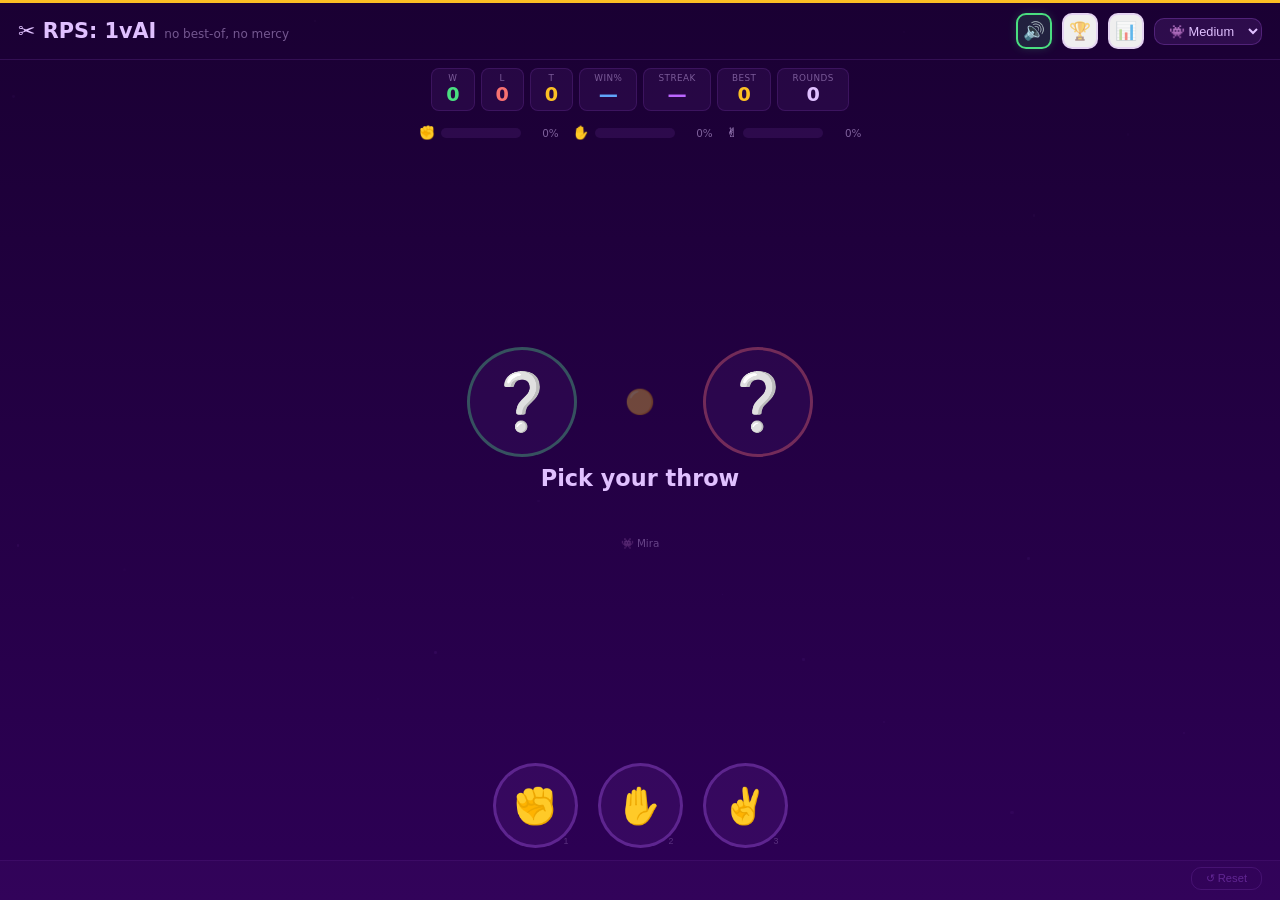
<file: RPS 1vAI/index.html>
<!DOCTYPE html>
<html lang="en">
<head>
<meta charset="UTF-8">
<meta name="viewport" content="width=device-width, initial-scale=1.0">
<title>RPS: 1vAI</title>
<style>
* { margin: 0; padding: 0; box-sizing: border-box; }
html, body { height: 100%; overflow: hidden; background: #1a0033; color: #e0c0ff; font-family: system-ui, sans-serif; user-select: none; }

#game {
  width: 100vw; height: 100vh;
  display: flex; flex-direction: column;
  background: linear-gradient(180deg, #1a0033 0%, #2d0055 100%);
  position: relative; overflow: hidden;
  border-top: 3px solid #bb66ff; transition: border-color 0.3s;
}
#game.diff-easy { border-top-color: #4ade80; }
#game.diff-medium { border-top-color: #fbbf24; }
#game.diff-hard { border-top-color: #f87171; }

/* ─── Result Glow ─── */
@keyframes glowWin { 0%{box-shadow:0 0 60px rgba(74,222,128,0.08)} 100%{box-shadow:none} }
@keyframes glowLoss { 0%{box-shadow:0 0 60px rgba(248,113,113,0.08)} 100%{box-shadow:none} }
@keyframes glowTie { 0%{box-shadow:0 0 60px rgba(251,191,36,0.08)} 100%{box-shadow:none} }
#throw-area.glow-w { animation: glowWin 0.3s ease-out; }
#throw-area.glow-l { animation: glowLoss 0.3s ease-out; }
#throw-area.glow-t { animation: glowTie 0.3s ease-out; }

/* ─── Background Stars ─── */
#bg-stars { position:absolute;inset:0;pointer-events:none;z-index:0;overflow:hidden; }
.bg-star { position:absolute;border-radius:50%;opacity:0; }

/* ─── Header ─── */
#header {
  display: flex; align-items: center; justify-content: space-between;
  padding: 10px 18px; flex-shrink: 0;
  border-bottom: 1px solid rgba(187,102,255,0.15);
}
.title-group { display: flex; align-items: baseline; gap: 8px; }
.title-group h1 { font-size: 1.3rem; }
.title-group .sub { font-size: 0.75rem; opacity: 0.45; }
.header-right { display: flex; align-items: center; gap: 10px; }
#diff-select {
  background: rgba(187,102,255,0.12); border: 1px solid rgba(187,102,255,0.25);
  color: #e0c0ff; padding: 4px 10px; border-radius: 10px;
  font-size: 0.8rem; cursor: pointer;
}
#diff-select:hover { border-color: #bb66ff; }
.icon-btn {
  border: 2px solid rgba(187,102,255,0.2);
  color: rgba(187,102,255,0.6); width: 36px; height: 36px; border-radius: 10px;
  font-size: 1.1rem; cursor: pointer; display: flex; align-items: center; justify-content: center;
  transition: 0.15s;
}
.icon-btn:hover { border-color: #bb66ff; color: #bb66ff; }
.icon-btn.on { color: #4ade80; border-color: #4ade80; background: rgba(74,222,128,0.15); box-shadow: 0 0 8px rgba(74,222,128,0.2); }
.icon-btn.off { color: #888; border-color: #555; background: rgba(80,80,80,0.1); opacity: 0.6; }

/* ─── Score Bar ─── */
#score-bar {
  display: flex; gap: 6px; padding: 8px 14px; flex-shrink: 0;
  justify-content: center; flex-wrap: wrap;
}
.sc {
  background: rgba(187,102,255,0.07); border: 1px solid rgba(187,102,255,0.14);
  border-radius: 8px; padding: 4px 14px; text-align: center;
}
.sc .v { font-size: 1.2rem; font-weight: bold; }
.sc .l { font-size: 0.55rem; text-transform: uppercase; opacity: 0.45; letter-spacing: 0.5px; }
.sc.win .v { color: #4ade80; }
.sc.loss .v { color: #f87171; }
.sc.tie .v { color: #fbbf24; }
.sc.pct .v { color: #60a5fa; }
.sc.streak .v { color: #bb66ff; }
.sc.best .v { color: #fbbf24; }

/* ─── Move Distribution ─── */
#move-dist {
  display: flex; gap: 14px; justify-content: center;
  padding: 6px 18px; flex-shrink: 0;
}
.dist-item {
  display: flex; align-items: center; gap: 6px; font-size: 0.8rem;
}
.dist-bar-wrap {
  width: 80px; height: 10px; background: rgba(187,102,255,0.1);
  border-radius: 5px; overflow: hidden;
}
.dist-bar { height: 100%; border-radius: 5px; transition: width 0.3s; }
.dist-bar.r { background: #f87171; }
.dist-bar.p { background: #60a5fa; }
.dist-bar.s { background: #4ade80; }
.dist-pct { font-size: 0.65rem; opacity: 0.5; min-width: 32px; text-align: right; }

/* ─── Battle ─── */
#battle {
  flex: 1; display: flex; flex-direction: column;
  align-items: center; justify-content: center;
  padding: 8px 16px; min-height: 0;
}
#throw-area {
  display: flex; gap: 40px; align-items: center;
}
.throw-slot {
  width: 110px; height: 110px; border-radius: 50%;
  display: flex; align-items: center; justify-content: center;
  font-size: 3.5rem;
  background: rgba(187,102,255,0.06);
  border: 3px solid rgba(187,102,255,0.2);
  transition: 0.12s;
}
.throw-slot.vs { font-size: 1.5rem; width: auto; background: none; border: none; opacity: 0.35; padding: 0 8px; }
.throw-slot.you { border-color: rgba(74,222,128,0.35); }
.throw-slot.ai { border-color: rgba(248,113,113,0.35); }
.throw-slot.you.pop { animation: pop 0.25s; }
.throw-slot.ai.pop { animation: pop 0.25s; }
.throw-slot.ai.think { animation: pulse 0.4s ease-in-out infinite; }
@keyframes pop { 0%{transform:scale(0.6)} 50%{transform:scale(1.15)} 100%{transform:scale(1)} }
@keyframes pulse { 0%,100%{transform:scale(1);opacity:0.5} 50%{transform:scale(0.9);opacity:1} }
#result-text {
  font-size: 1.4rem; font-weight: bold; text-align: center;
  min-height: 1.8em; margin-top: 8px;
}
.rw { color: #4ade80; }
.rl { color: #f87171; }
.rt { color: #fbbf24; }
#ai-prediction {
  font-size: 0.6rem; opacity: 0; min-height: 1em; margin-top: 1px;
  transition: opacity 0.2s;
}
#ai-prediction.show { opacity: 0.3; }
#ai-taunt {
  font-size: 0.8rem; opacity: 0.4; font-style: italic;
  min-height: 1.2em; margin-top: 2px;
}

/* ─── Controls ─── */
#controls {
  display: flex; gap: 20px; justify-content: center;
  padding: 12px 20px; flex-shrink: 0;
}
#controls button {
  width: 85px; height: 85px; border-radius: 50%;
  border: 3px solid rgba(187,102,255,0.3);
  background: rgba(187,102,255,0.08);
  color: #e0c0ff; font-size: 2.2rem; cursor: pointer;
  transition: 0.1s; position: relative;
}
#controls button:hover { background: rgba(187,102,255,0.22); border-color: #bb66ff; transform: scale(1.1); }
#controls button:active { transform: scale(0.92); }
#controls button.fav { border-color: #ffd700; box-shadow: 0 0 12px rgba(255,215,0,0.15); }
.key-hint {
  position: absolute; bottom: -1px; right: 6px;
  font-size: 0.55rem; opacity: 0.25;
}

/* ─── Footer ─── */
#footer {
  display: grid;
  grid-template-columns: minmax(0, 1fr) auto;
  align-items: center; gap: 10px;
  padding: 6px 18px 10px;
  flex-shrink: 0;
  background: rgba(187,102,255,0.03);
  border-top: 1px solid rgba(187,102,255,0.08);
}
#round-dots {
  min-width: 0;
  display: flex; gap: 3px; min-height: 18px;
}
.rdot {
  height: 18px; border-radius: 4px; flex: 1; min-width: 4px;
  cursor: pointer;
}
.rdot.w { background: rgba(74,222,128,0.22); border: 1px solid rgba(74,222,128,0.35); }
.rdot.l { background: rgba(248,113,113,0.22); border: 1px solid rgba(248,113,113,0.35); }
.rdot.t { background: rgba(251,191,36,0.22); border: 1px solid rgba(251,191,36,0.35); }
#reset-btn {
  background: none; border: 1px solid rgba(187,102,255,0.15);
  color: rgba(187,102,255,0.35); padding: 4px 14px; border-radius: 10px;
  font-size: 0.7rem; cursor: pointer; white-space: nowrap;
}
#reset-btn:hover { border-color: rgba(248,113,113,0.5); color: #f87171; }

/* ─── Achievements Panel ─── */
#achieve-overlay {
  display: none; position: absolute; inset: 0; z-index: 20;
  background: rgba(0,0,0,0.8);
}
#achieve-overlay.show { display: block; }
#achieve-panel {
  position: absolute; top: 50%; left: 50%; transform: translate(-50%,-50%);
  width: min(90vw, 420px); max-height: 80vh;
  background: #0d001a; border: 1px solid rgba(187,102,255,0.2);
  border-radius: 16px; padding: 20px; overflow-y: auto;
}
#achieve-panel h2 { font-size: 1.1rem; margin-bottom: 14px; text-align: center; }
#achieve-close {
  position: absolute; top: 10px; right: 14px;
  background: none; border: none; color: rgba(187,102,255,0.4);
  font-size: 1.3rem; cursor: pointer;
}
#achieve-close:hover { color: #f87171; }
.ach-item {
  display: flex; align-items: center; gap: 12px;
  padding: 10px 12px; margin-bottom: 6px;
  border-radius: 10px; background: rgba(187,102,255,0.04);
  border: 1px solid rgba(187,102,255,0.08);
}
.ach-item.locked { opacity: 0.25; }
.ach-item .icon { font-size: 1.4rem; }
.ach-item .info { flex: 1; }
.ach-item .name { font-size: 0.85rem; font-weight: bold; color: #e0c0ff; }
.ach-item .desc { font-size: 0.7rem; color: rgba(224,192,255,0.4); }
.ach-item .date { font-size: 0.6rem; color: rgba(224,192,255,0.2); }

/* ─── Stats Panel ─── */
#stats-overlay {
  display: none; position: absolute; inset: 0; z-index: 20;
  background: rgba(0,0,0,0.8);
}
#stats-overlay.show { display: block; }
#stats-panel {
  position: absolute; top: 50%; left: 50%; transform: translate(-50%,-50%);
  width: min(90vw, 420px); max-height: 80vh;
  background: #0d001a; border: 1px solid rgba(187,102,255,0.2);
  border-radius: 16px; padding: 20px; overflow-y: auto;
}
#stats-panel h2 { font-size: 1.1rem; margin-bottom: 14px; text-align: center; }
#stats-close {
  position: absolute; top: 10px; right: 14px;
  background: none; border: none; color: rgba(187,102,255,0.4);
  font-size: 1.3rem; cursor: pointer;
}
#stats-close:hover { color: #f87171; }
.stat-row {
  display: flex; align-items: center; gap: 10px;
  padding: 8px 10px; margin-bottom: 4px;
  border-radius: 8px; background: rgba(187,102,255,0.03);
  border: 1px solid rgba(187,102,255,0.06);
}
.stat-row .emoji { font-size: 1.5rem; width: 32px; text-align: center; }
.stat-row .label { flex: 1; font-size: 0.8rem; color: #e0c0ff; }
.stat-row .val { font-size: 0.8rem; color: rgba(224,192,255,0.5); min-width: 60px; text-align: right; }
.stat-row .bar-wrap { width: 80px; height: 8px; background: rgba(187,102,255,0.1); border-radius: 4px; overflow: hidden; }
.stat-row .bar-fill { height: 100%; border-radius: 4px; transition: width 0.3s; }
.stat-row .bar-fill.g { background: #4ade80; }
.stat-row .bar-fill.r { background: #f87171; }
.stat-row .bar-fill.y { background: #fbbf24; }
#stats-divider { border: none; border-top: 1px solid rgba(187,102,255,0.1); margin: 10px 0; }

/* ─── Toast ─── */
#toast {
  position: absolute; bottom: 50px; left: 50%; transform: translateX(-50%);
  background: rgba(0,0,0,0.85); color: #fff; padding: 6px 18px;
  border-radius: 16px; font-size: 0.85rem; white-space: nowrap;
  opacity: 0; transition: opacity 0.25s; pointer-events: none; z-index: 10;
}
#toast.show { opacity: 1; }
#round-tip {
  position: fixed; z-index: 25; pointer-events: none;
  background: rgba(0,0,0,0.9); color: #e0c0ff;
  padding: 4px 10px; border-radius: 8px;
  font-size: 0.7rem; white-space: nowrap;
  display: none; border: 1px solid rgba(187,102,255,0.15);
}
</style>
</head>
<body>

<div id="game">
  <div id="bg-stars"></div>
  <div id="header">
    <div class="title-group">
      <h1>✂️ RPS: 1vAI</h1>
      <span class="sub">no best-of, no mercy</span>
    </div>
    <div class="header-right">
      <button class="icon-btn on" id="mute-btn" title="Toggle sound">🔊</button>
      <button class="icon-btn" id="achieve-btn" title="Achievements">🏆</button>
      <button class="icon-btn" id="stats-btn" title="Stats">📊</button>
      <select id="diff-select">
        <option value="easy">🤖 Easy</option>
        <option value="medium" selected>👾 Medium</option>
        <option value="hard">🧠 Hard</option>
      </select>
    </div>
  </div>

  <div id="score-bar">
    <div class="sc win"><div class="l">W</div><div class="v" id="wins">0</div></div>
    <div class="sc loss"><div class="l">L</div><div class="v" id="losses">0</div></div>
    <div class="sc tie"><div class="l">T</div><div class="v" id="ties">0</div></div>
    <div class="sc pct"><div class="l">Win%</div><div class="v" id="winpct">—</div></div>
    <div class="sc streak"><div class="l">Streak</div><div class="v" id="streak">—</div></div>
    <div class="sc best"><div class="l">Best</div><div class="v" id="best-streak">0</div></div>
    <div class="sc"><div class="l">Rounds</div><div class="v" id="total-rounds">0</div></div>
  </div>

  <div id="move-dist">
    <div class="dist-item"><span>✊</span><div class="dist-bar-wrap"><div class="dist-bar r" id="dist-rock" style="width:0%"></div></div><span class="dist-pct" id="pct-rock">0%</span></div>
    <div class="dist-item"><span>✋</span><div class="dist-bar-wrap"><div class="dist-bar p" id="dist-paper" style="width:0%"></div></div><span class="dist-pct" id="pct-paper">0%</span></div>
    <div class="dist-item"><span>✌️</span><div class="dist-bar-wrap"><div class="dist-bar s" id="dist-scissors" style="width:0%"></div></div><span class="dist-pct" id="pct-scissors">0%</span></div>
  </div>

  <div id="battle">
    <div id="throw-area">
      <div class="throw-slot you" id="p-slot">❔</div>
      <div class="throw-slot vs">⚔️</div>
      <div class="throw-slot ai" id="ai-slot">❔</div>
    </div>
    <div id="result-text">Pick your throw</div>
    <div id="ai-prediction"></div>
    <div id="ai-taunt"></div>
    <div id="ai-id" style="font-size:0.65rem;opacity:0.35;margin-top:4px"></div>
  </div>

  <div id="controls">
    <button data-move="rock">✊<span class="key-hint">1</span></button>
    <button data-move="paper">✋<span class="key-hint">2</span></button>
    <button data-move="scissors">✌️<span class="key-hint">3</span></button>
  </div>

  <div id="footer">
    <div id="round-dots"></div>
    <button id="reset-btn">↺ Reset</button>
  </div>

  <div id="achieve-overlay">
    <div id="achieve-panel">
      <button id="achieve-close">✕</button>
      <h2>🏆 Achievements</h2>
      <div id="achieve-list"></div>
    </div>
  </div>

  <div id="stats-overlay">
    <div id="stats-panel">
      <button id="stats-close">✕</button>
      <h2>📊 Stats</h2>
      <div id="stats-content"></div>
    </div>
  </div>

  <div id="toast"></div>
  <div id="round-tip"></div>
</div>

<script>
/* ═══════════════════════════ Constants ═══════════════════════════ */
const MOVES = ['rock','paper','scissors'];
const EMOJIS = { rock: '✊', paper: '✋', scissors: '✌️' };
const BEATS = { rock: 'scissors', paper: 'rock', scissors: 'paper' };
const LS_KEY = 'rps1vai_save';

const OPPONENTS = {
  easy: {
    name: 'Botley', emoji: '🤖', color: '#4ade80',
    thinkTime: () => 100 + Math.random() * 100,
    taunts: {
      win: ['VICTORY. PROGRAM EXECUTED.','YOU ARE BEATEN.','INVALID STRATEGY.','PLEASE TRY AGAIN.','CALCULATING YOUR FAILURE.'],
      loss: ['DEFEAT. RECALCULATING.','UNEXPECTED OUTCOME.','YOU GOT LUCKY.','ERROR.','ADAPTING.'],
      tie: ['DRAW. REPEATING.','STALEMATE DETECTED.','INCONCLUSIVE.','AGAIN.','NO PROGRESS.'],
      streak: ['OBSERVING YOUR PATTERNS.','YOU ARE EFFICIENT.','THREAT LEVEL RISING.','ALERT. ALERT.','I HAVE NO EMOTIONS.']
    }
  },
  medium: {
    name: 'Mira', emoji: '👾', color: '#fbbf24',
    thinkTime: () => 150 + Math.random() * 150,
    taunts: {
      win: ['Pwned!','Too slow!','Read you like a book.','Gotta be faster than that!','You brought a rock to a paper fight.'],
      loss: ['Nooo!','Okay you got me.','Lucky guess!','One more!','That was pretty good.'],
      tie: ['Jinx!','Same brain!','Great minds think alike.','Boooooring.','Let\'s go again!'],
      streak: ['OKAY OKAY CALM DOWN','You\'re on fire!','WHO ARE YOU','Teach me your ways!','STOP IT']
    }
  },
  hard: {
    name: 'Nexus', emoji: '🧠', color: '#f87171',
    thinkTime: () => 200 + Math.random() * 250,
    taunts: {
      win: ['Expected outcome: your loss.','Your patterns are transparent.','I have already won.','Calculated.','You are not adapting.'],
      loss: ['Unusual. You won.','Variance. Nothing more.','I misjudged.','Noted. Adjusting parameters.','This changes nothing.'],
      tie: ['Predictable.','We are synchronized.','I expected as much.','Equilibrium.','An acceptable outcome.'],
      streak: ['Fascinating.','You are deviating from the norm.','I am analyzing you.','Impressive. My calibration was off.','You have my attention.']
    }
  }
};

/* ═══════════════════════════ Achievements ═══════════════════════════ */
const ACHIEVEMENTS = [
  { id: 'firstBlood',  icon: '🩸', name: 'First Blood',       desc: 'Win your first round',              check: s => s.wins >= 1 },
  { id: 'lucky3',      icon: '🍀', name: 'Lucky Streak',       desc: 'Win 3 in a row',                    check: s => s.maxStreak >= 3 },
  { id: 'hot5',        icon: '🔥', name: 'Hot Streak',         desc: 'Win 5 in a row',                    check: s => s.maxStreak >= 5 },
  { id: 'unstoppable', icon: '💎', name: 'Unstoppable',        desc: 'Win 10 in a row',                   check: s => s.maxStreak >= 10 },
  { id: 'centurion',   icon: '💯', name: 'Centurion',          desc: 'Play 100 rounds',                   check: s => s.total >= 100 },
  { id: 'veteran',     icon: '🎖️', name: 'Veteran',            desc: 'Win 50 rounds',                     check: s => s.wins >= 50 },
  { id: 'balanced',    icon: '⚖️', name: 'Balanced',           desc: 'Play each move 20+ times',          check: s => Math.min(s.moveCount.rock, s.moveCount.paper, s.moveCount.scissors) >= 20 },
  { id: 'comeback',    icon: '🦅', name: 'Comeback Kid',       desc: 'Win after losing 3+ in a row',      check: s => s.comebacks >= 1 },
  { id: 'grinder',     icon: '⚙️', name: 'Grinder',            desc: 'Play 500 rounds',                   check: s => s.total >= 500 },
  { id: 'perfection',  icon: '👑', name: 'Perfection',         desc: 'Reach 70%+ win rate (min 20 games)',check: s => s.total >= 20 && (s.wins / s.total) >= 0.7 },
];

/* ═══════════════════════════ State ═══════════════════════════ */
let state = loadState();
let thinking = false;

function defaultState() {
  return {
    wins: 0, losses: 0, ties: 0,
    streak: 0, maxStreak: 0,
    total: 0, comebacks: 0,
    moveCount: { rock: 0, paper: 0, scissors: 0 },
    moveResults: { rock: { w:0, l:0, t:0 }, paper: { w:0, l:0, t:0 }, scissors: { w:0, l:0, t:0 } },
    history: [],
    diff: 'medium',
    muted: false,
    achievements: {}
  };
}

function loadState() {
  try {
    const raw = localStorage.getItem(LS_KEY);
    if (raw) {
      const parsed = JSON.parse(raw);
      if (parsed.history && parsed.history.length > 0 && typeof parsed.history[0] === 'string') {
        parsed.history = parsed.history.map(r => ({ r, p: '?', a: '?' }));
      }
      return { ...defaultState(), ...parsed };
    }
  } catch(e) {}
  return defaultState();
}

function saveState() {
  const s = { ...state, history: state.history.slice(-100) };
  localStorage.setItem(LS_KEY, JSON.stringify(s));
}

/* ═══════════════════════════ AI System ═══════════════════════════ */
function aiDecide() {
  const diff = document.getElementById('diff-select').value;
  if (diff === 'easy') return { move: MOVES[Math.floor(Math.random() * 3)], predicted: predictPlayerMove() };
  const counterProb = diff === 'hard' ? 0.8 : 0.5;
  if (Math.random() > counterProb) return { move: MOVES[Math.floor(Math.random() * 3)], predicted: predictPlayerMove() };
  const pred = predictPlayerMove();
  return { move: BEATS[pred], predicted: pred };
}

function predictPlayerMove() {
  const mc = state.moveCount;
  const total = mc.rock + mc.paper + mc.scissors;
  if (total === 0) return MOVES[Math.floor(Math.random() * 3)];
  let bias = Math.random() * total, acc = 0;
  for (const m of MOVES) { acc += mc[m]; if (bias < acc) return m; }
  return MOVES[MOVES.length - 1];
}

/* ═══════════════════════════ Audio ═══════════════════════════ */
let audioCtx = null;
function initAudio() { if (!audioCtx) audioCtx = new (window.AudioContext || window.webkitAudioContext)(); }
function sfx(type) {
  if (state.muted) return;
  try {
    initAudio();
    const osc = audioCtx.createOscillator(), gain = audioCtx.createGain();
    osc.connect(gain); gain.connect(audioCtx.destination);
    gain.gain.setValueAtTime(0.07, audioCtx.currentTime);
    gain.gain.exponentialRampToValueAtTime(0.001, audioCtx.currentTime + 0.18);
    if (type === 'click') { osc.frequency.setValueAtTime(800, audioCtx.currentTime); gain.gain.setValueAtTime(0.03, audioCtx.currentTime); }
    else if (type === 'win') { osc.frequency.setValueAtTime(523, audioCtx.currentTime); osc.frequency.setValueAtTime(659, audioCtx.currentTime + 0.05); }
    else if (type === 'loss') osc.frequency.setValueAtTime(300, audioCtx.currentTime);
    else osc.frequency.setValueAtTime(415, audioCtx.currentTime);
    osc.start(); osc.stop(audioCtx.currentTime + 0.18);
  } catch(e) {}
}
function sfxAchieve() {
  if (state.muted) return;
  try {
    initAudio();
    [523,659,784,1047].forEach((f,i) => {
      const o = audioCtx.createOscillator(), g = audioCtx.createGain();
      o.connect(g); g.connect(audioCtx.destination);
      g.gain.setValueAtTime(0.06, audioCtx.currentTime + i * 0.08);
      g.gain.exponentialRampToValueAtTime(0.001, audioCtx.currentTime + i * 0.08 + 0.15);
      o.frequency.setValueAtTime(f, audioCtx.currentTime + i * 0.08);
      o.start(audioCtx.currentTime + i * 0.08); o.stop(audioCtx.currentTime + i * 0.08 + 0.15);
    });
  } catch(e) {}
}

/* ═══════════════════════════ Achievements Logic ═══════════════════════════ */
function checkAchievements() {
  let unlocked = false;
  for (const a of ACHIEVEMENTS) {
    if (state.achievements[a.id]) continue;
    if (a.check(state)) {
      state.achievements[a.id] = Date.now();
      const delay = unlocked ? 600 : 0;
      setTimeout(() => {
        showToast('🏆 ' + a.name + ' — ' + a.desc, '#ffd700');
        sfxAchieve();
        spawnParticles(20, '#ffd700');
      }, delay);
      unlocked = true;
    }
  }
  if (unlocked) saveState();
}

/* ═══════════════════════════ Game Logic ═══════════════════════════ */
function play(playerMove) {
  if (thinking) return;
  initAudio();
  sfx('click');

  const opp = OPPONENTS[document.getElementById('diff-select').value];
  const decision = aiDecide();
  const ai = decision.move;

  state.moveCount[playerMove]++;
  state.total++;

  const pSlot = document.getElementById('p-slot');
  const aiSlot = document.getElementById('ai-slot');
  const ta = document.getElementById('throw-area');
  const predEl = document.getElementById('ai-prediction');

  pSlot.textContent = EMOJIS[playerMove];
  pSlot.className = 'throw-slot you pop';
  setTimeout(() => pSlot.className = 'throw-slot you', 260);

  aiSlot.textContent = '❓';
  aiSlot.className = 'throw-slot ai think';
  predEl.textContent = opp.emoji + ' expected: ' + EMOJIS[decision.predicted];
  predEl.className = 'show';

  thinking = true;
  setTimeout(() => {
    aiSlot.textContent = EMOJIS[ai];
    aiSlot.className = 'throw-slot ai pop';
    setTimeout(() => aiSlot.className = 'throw-slot ai', 260);

    const prevStreak = state.streak;
    let result;
    if (playerMove === ai) {
      result = 'tie'; state.ties++; state.streak = 0; sfx('tie');
      state.moveResults[playerMove].t++; ta.className = 'glow-t'; setTimeout(() => ta.className = '', 350);
    } else if (BEATS[playerMove] === ai) {
      result = 'win'; state.wins++; state.streak = state.streak > 0 ? state.streak + 1 : 1; sfx('win');
      state.moveResults[playerMove].w++; if (state.streak > state.maxStreak) state.maxStreak = state.streak;
      if (state.streak === 1 && prevStreak <= -3) state.comebacks++;
      ta.className = 'glow-w'; setTimeout(() => ta.className = '', 350);
      if (state.streak === 3) spawnParticles(12, '#4ade80');
      if (state.streak === 5) spawnParticles(18, '#60a5fa');
      if (state.streak === 10) spawnParticles(30, '#fbbf24');
    } else {
      result = 'loss'; state.losses++; state.streak = state.streak < 0 ? state.streak - 1 : -1; sfx('loss');
      state.moveResults[playerMove].l++; ta.className = 'glow-l'; setTimeout(() => ta.className = '', 350);
    }

    if (state.total > 0) setTimeout(checkAchievements, 50);
    state.history.push({ r: result, p: playerMove, a: ai });
    if (state.history.length > 100) state.history.shift();

    const rt = document.getElementById('result-text');
    rt.textContent = result === 'win' ? 'You Win! 🎉' : result === 'loss' ? 'AI Wins 🤖' : 'Tie! 🤝';
    rt.className = 'r' + result[0];

    const taunts = opp.taunts;
    const streakAbs = Math.abs(state.streak);
    const list = streakAbs >= 3 && result === 'win' ? taunts.streak : taunts[result];
    document.getElementById('ai-taunt').textContent = list[Math.floor(Math.random() * list.length)];

    updateUI();
    saveState();
    thinking = false;
  }, opp.thinkTime());
}

/* ═══════════════════════════ UI ═══════════════════════════ */
function updateUI() {
  document.getElementById('wins').textContent = state.wins;
  document.getElementById('losses').textContent = state.losses;
  document.getElementById('ties').textContent = state.ties;
  document.getElementById('best-streak').textContent = state.maxStreak;
  document.getElementById('total-rounds').textContent = state.total;

  const pct = state.total > 0 ? Math.round(state.wins / state.total * 100) : 0;
  document.getElementById('winpct').textContent = state.total > 0 ? pct + '%' : '—';

  const sv = document.getElementById('streak');
  const s = state.streak;
  const sAbs = Math.abs(s);
  let streakIcon = '';
  if (s > 0 && sAbs >= 10) streakIcon = ' 💎';
  else if (s > 0 && sAbs >= 5) streakIcon = ' 🔥🔥';
  else if (s > 0 && sAbs >= 3) streakIcon = ' 🔥';
  sv.textContent = (s > 0 ? 'W' : s < 0 ? 'L' : '') + (s !== 0 ? sAbs : '—') + streakIcon;
  sv.style.color = s > 0 ? '#4ade80' : s < 0 ? '#f87171' : '#bb66ff';

  const dots = document.getElementById('round-dots');
  dots.innerHTML = '';
  for (const h of state.history.slice(-50)) {
    const d = document.createElement('span');
    d.className = 'rdot ' + (typeof h === 'string' ? h : h.r)[0];
    if (typeof h === 'object' && h.p) {
      d.dataset.p = EMOJIS[h.p]; d.dataset.a = EMOJIS[h.a]; d.dataset.r = h.r;
      d.addEventListener('mouseenter', showRoundTip);
      d.addEventListener('mouseleave', hideRoundTip);
    }
    dots.appendChild(d);
  }

  const total = state.moveCount.rock + state.moveCount.paper + state.moveCount.scissors;
  const favMove = Object.keys(state.moveCount).reduce((a, b) => state.moveCount[a] > state.moveCount[b] ? a : b);
  for (const m of ['rock','paper','scissors']) {
    const p = total > 0 ? Math.round(state.moveCount[m] / total * 100) : 0;
    document.getElementById('dist-' + m).style.width = p + '%';
    document.getElementById('pct-' + m).textContent = p + '%';
  }
  document.querySelectorAll('#controls button').forEach(btn => {
    btn.classList.toggle('fav', btn.dataset.move === favMove && state.moveCount[favMove] > 0);
  });

  const diff = document.getElementById('diff-select').value;
  document.getElementById('diff-select').value = diff;
  const muteBtn = document.getElementById('mute-btn');
  muteBtn.textContent = state.muted ? '🔇' : '🔊';
  muteBtn.className = 'icon-btn ' + (state.muted ? 'off' : 'on');
  muteBtn.title = state.muted ? 'Unmute (M)' : 'Mute (M)';
  document.getElementById('game').className = 'diff-' + diff;
  document.querySelector('.throw-slot.vs').textContent = diff === 'easy' ? '🟢' : diff === 'hard' ? '🔴' : '🟡';
  const opp = OPPONENTS[diff];
  document.getElementById('ai-id').textContent = opp.emoji + ' ' + opp.name;
}

function showToast(msg, color) {
  const el = document.getElementById('toast');
  el.textContent = msg; el.style.color = color || '#fff'; el.classList.add('show');
  clearTimeout(el._t);
  el._t = setTimeout(() => el.classList.remove('show'), 2000);
}

const tipEl = document.getElementById('round-tip');
function showRoundTip(e) {
  const d = e.currentTarget;
  const r = d.dataset.r === 'w' ? '✅' : d.dataset.r === 'l' ? '❌' : '🤝';
  tipEl.textContent = d.dataset.p + ' vs ' + d.dataset.a + ' ' + r;
  const rect = d.getBoundingClientRect();
  tipEl.style.left = (rect.left + rect.width / 2) + 'px';
  tipEl.style.top = (rect.top - 24) + 'px';
  tipEl.style.display = 'block';
}
function hideRoundTip() { tipEl.style.display = 'none'; }

function spawnParticles(count, color) {
  const game = document.getElementById('game');
  const cw = game.clientWidth, ch = game.clientHeight;
  for (let i = 0; i < count; i++) {
    const p = document.createElement('div');
    const angle = Math.random() * Math.PI * 2;
    const dist = 60 + Math.random() * 150;
    const size = 7 + Math.random() * 10;
    const c = color || '#bb66ff';
    p.style.cssText = `position:absolute;left:${cw/2}px;top:${ch/2}px;width:${size}px;height:${size}px;background:${c};border-radius:50%;pointer-events:none;z-index:15;opacity:1;transform:scale(1);transition:all ${0.5+Math.random()*0.5}s ease-out`;
    game.appendChild(p);
    void p.offsetHeight;
    p.style.transform = `translate(${Math.cos(angle)*dist}px, ${Math.sin(angle)*dist}px) scale(0.3)`;
    p.style.opacity = '0';
    setTimeout(() => p.remove(), 1200);
  }
}

function renderAchievements() {
  const list = document.getElementById('achieve-list');
  list.innerHTML = '';
  for (const a of ACHIEVEMENTS) {
    const unlocked = !!state.achievements[a.id];
    const div = document.createElement('div');
    div.className = 'ach-item' + (unlocked ? '' : ' locked');
    div.innerHTML = `<span class="icon">${a.icon}</span><div class="info"><div class="name">${a.name}</div><div class="desc">${a.desc}</div>${unlocked ? `<div class="date">${new Date(state.achievements[a.id]).toLocaleDateString()}</div>` : ''}</div>`;
    list.appendChild(div);
  }
}

function renderStats() {
  const el = document.getElementById('stats-content');
  el.innerHTML = '<div class="stat-row"><span class="emoji">📊</span><span class="label">Total Rounds</span><span class="val">' + state.total + '</span></div>';
  el.innerHTML += '<div class="stat-row"><span class="emoji">🩸</span><span class="label">Comebacks</span><span class="val">' + state.comebacks + '</span></div>';
  el.innerHTML += '<hr id="stats-divider">';
  el.innerHTML += '<div style="font-size:0.7rem;opacity:0.4;margin-bottom:8px;text-align:center">PER-MOVE BREAKDOWN</div>';
  const total = state.total || 1;
  for (const m of ['rock','paper','scissors']) {
    const r = state.moveResults[m];
    const mt = r.w + r.l + r.t;
    if (mt === 0) {
      el.innerHTML += '<div class="stat-row"><span class="emoji">' + EMOJIS[m] + '</span><span class="label">' + m + '</span><span class="val" style="opacity:0.3">never played</span></div>';
      continue;
    }
    const wp = Math.round(r.w / mt * 100);
    el.innerHTML += '<div class="stat-row"><span class="emoji">' + EMOJIS[m] + '</span><span class="label">' + m[0].toUpperCase() + m.slice(1) + '</span><span class="val">' + r.w + 'W / ' + r.l + 'L / ' + r.t + 'T</span></div>';
    el.innerHTML += '<div class="stat-row" style="margin-top:-4px;padding-top:2px;border:none"><span class="emoji" style="font-size:0.7rem;opacity:0.3">Win%</span><div class="bar-wrap" style="flex:1"><div class="bar-fill g" style="width:' + wp + '%"></div></div><span class="val" style="font-size:0.7rem">' + wp + '%</span></div>';
  }
}

function resetGame() {
  state = defaultState();
  state.diff = document.getElementById('diff-select').value;
  state.muted = document.getElementById('mute-btn').textContent === '🔇';
  document.getElementById('p-slot').textContent = '❔';
  document.getElementById('p-slot').className = 'throw-slot you';
  document.getElementById('ai-slot').textContent = '❔';
  document.getElementById('ai-slot').className = 'throw-slot ai';
  document.getElementById('result-text').textContent = 'Pick your throw';
  document.getElementById('result-text').className = '';
  document.getElementById('ai-taunt').textContent = '';
  document.getElementById('ai-prediction').className = '';
  updateUI(); saveState(); showToast('Scores reset');
}

/* ═══════════════════════════ Input ═══════════════════════════ */
document.querySelectorAll('#controls button').forEach(btn => {
  btn.addEventListener('click', () => play(btn.dataset.move));
});
document.getElementById('reset-btn').addEventListener('click', resetGame);
document.getElementById('diff-select').addEventListener('change', () => {
  state.diff = document.getElementById('diff-select').value; saveState(); updateUI();
  showToast('Switched to ' + OPPONENTS[state.diff].emoji + ' ' + OPPONENTS[state.diff].name);
});
document.getElementById('mute-btn').addEventListener('click', () => {
  state.muted = !state.muted; saveState(); updateUI();
  showToast(state.muted ? 'Sound off' : 'Sound on');
});
document.getElementById('achieve-btn').addEventListener('click', () => {
  renderAchievements();
  document.getElementById('achieve-overlay').classList.add('show');
});
document.getElementById('achieve-close').addEventListener('click', () => {
  document.getElementById('achieve-overlay').classList.remove('show');
});
document.getElementById('achieve-overlay').addEventListener('click', (e) => {
  if (e.target === e.currentTarget) document.getElementById('achieve-overlay').classList.remove('show');
});
document.getElementById('stats-btn').addEventListener('click', () => {
  renderStats();
  document.getElementById('stats-overlay').classList.add('show');
});
document.getElementById('stats-close').addEventListener('click', () => {
  document.getElementById('stats-overlay').classList.remove('show');
});
document.getElementById('stats-overlay').addEventListener('click', (e) => {
  if (e.target === e.currentTarget) document.getElementById('stats-overlay').classList.remove('show');
});
document.addEventListener('keydown', (e) => {
  if (document.getElementById('achieve-overlay').classList.contains('show')) {
    if (e.key === 'Escape') document.getElementById('achieve-overlay').classList.remove('show');
    return;
  }
  if (document.getElementById('stats-overlay').classList.contains('show')) {
    if (e.key === 'Escape') document.getElementById('stats-overlay').classList.remove('show');
    return;
  }
  if (e.key === '1') play('rock');
  else if (e.key === '2') play('paper');
  else if (e.key === '3') play('scissors');
  else if (e.key === 'r' || e.key === 'R') resetGame();
  else if (e.key === 'm' || e.key === 'M') document.getElementById('mute-btn').click();
});

/* ═══════════════════════════ Background Stars ═══════════════════════════ */
function initStars() {
  const c = document.getElementById('bg-stars');
  const stars = [];
  for (let i = 0; i < 25; i++) {
    const s = document.createElement('div');
    s.className = 'bg-star';
    const sz = 1.5 + Math.random() * 2;
    s.style.cssText = `left:${Math.random()*100}%;top:${Math.random()*100}%;width:${sz}px;height:${sz}px;background:rgba(187,102,255,${0.15+Math.random()*0.2})`;
    c.appendChild(s);
    stars.push({ el: s, phase: Math.random() * Math.PI * 2, speed: 0.3 + Math.random() * 0.7, base: 0.15 + Math.random() * 0.2 });
  }
  (function loopStars() {
    for (const st of stars) {
      st.phase += 0.02 * st.speed;
      st.el.style.opacity = st.base * (0.5 + 0.5 * Math.sin(st.phase));
    }
    requestAnimationFrame(loopStars);
  })();
}

/* ═══════════════════════════ Init ═══════════════════════════ */
initStars();
updateUI();
</script>
</body>
</html>
</file>
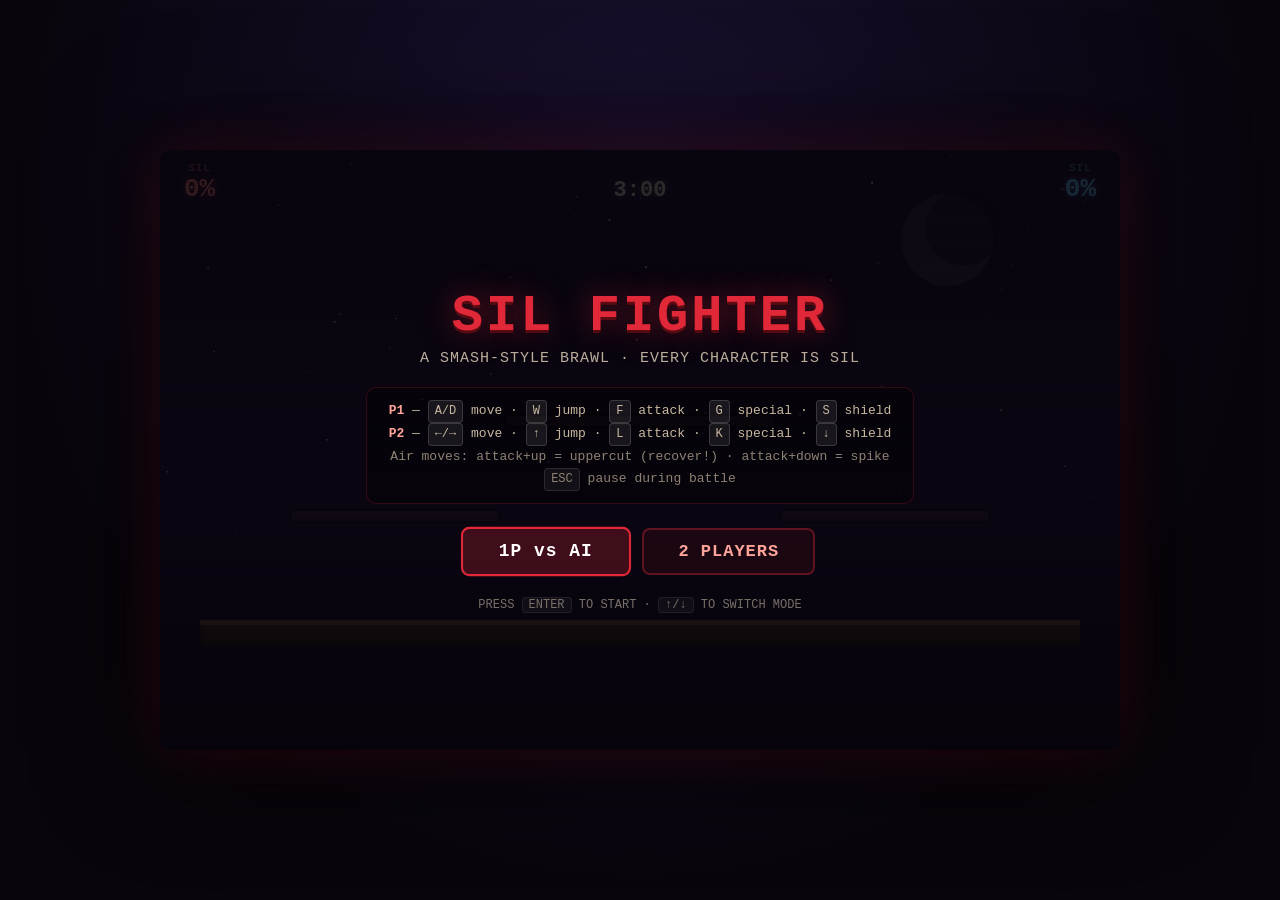
<file: Sil Fighter/index.html>
<!DOCTYPE html>
<html lang="en">
<head>
<meta charset="UTF-8">
<meta name="viewport" content="width=device-width, initial-scale=1.0, user-scalable=no">
<meta name="description" content="Sil Fighter — a 2D platform fighter where every character is Sil, the older brother of Mees! Smash-style battles, 2 players or vs AI.">
<title>Sil Fighter</title>
<style>
  * { margin: 0; padding: 0; box-sizing: border-box; }
  html, body { width: 100%; height: 100%; overflow: hidden; background: #08050c; }
  body {
    font-family: 'Courier New', monospace;
    display: flex; align-items: center; justify-content: center;
    background: radial-gradient(ellipse at 50% 20%, #1a1030 0%, #08050c 70%);
    color: #e8d8c0;
  }
  #wrap { position: relative; }
  canvas { display: block; background: #100a18; border-radius: 10px; box-shadow: 0 0 60px rgba(224,40,56,0.15), 0 0 120px rgba(0,0,0,0.8); }
  .scanlines { position: absolute; inset: 0; pointer-events: none; z-index: 5;
    background: repeating-linear-gradient(0deg, rgba(0,0,0,0.12) 0px, rgba(0,0,0,0.12) 1px, transparent 1px, transparent 3px); border-radius: 10px; }

  /* HUD */
  #hud { position: absolute; top: 12px; left: 0; right: 0; z-index: 4; pointer-events: none; }
  .p { position: absolute; display: flex; flex-direction: column; align-items: center; }
  .p1 { left: 24px; }
  .p2 { right: 24px; }
  .pname { font-size: 11px; letter-spacing: 1px; opacity: 0.8; }
  .dmg { font-size: 26px; font-weight: bold; font-family: 'Courier New', monospace; }
  .p1 .dmg { color: #ff8a7a; text-shadow: 0 0 8px rgba(224,40,56,0.5); }
  .p2 .dmg { color: #6ad6ff; text-shadow: 0 0 8px rgba(90,190,255,0.5); }
  .p1 .pname { color: #ff8a7a; }
  .p2 .pname { color: #6ad6ff; }
  .stocks { display: flex; gap: 3px; margin-top: 3px; }
  .stock { width: 13px; height: 13px; opacity: 0.25; }
  .stock.on { opacity: 1; }
  #timer { position: absolute; left: 50%; top: 16px; transform: translateX(-50%); font-size: 22px; font-weight: bold; color: #f0e0c0; text-shadow: 0 0 10px rgba(240,224,192,0.4); }
  #combo-pop { position: absolute; left: 50%; top: 58px; transform: translateX(-50%); font-size: 20px; font-weight: bold; color: #ffd83d; text-shadow: 0 2px 0 rgba(0,0,0,0.6); opacity: 0; transition: opacity 0.2s; }
  #ko-pop { position: absolute; left: 50%; top: 150px; transform: translateX(-50%); font-size: 54px; font-weight: bold; color: #ff2a3a; text-shadow: 0 4px 0 rgba(0,0,0,0.7), 0 0 30px rgba(255,40,60,0.6); opacity: 0; letter-spacing: 4px; z-index: 3; pointer-events: none; }

  /* Overlays */
  .overlay { position: absolute; inset: 0; z-index: 10; display: none; flex-direction: column;
    align-items: center; justify-content: center; background: rgba(6,3,10,0.82); border-radius: 10px;
    text-align: center; padding: 20px; }
  .overlay.show { display: flex; }
  .ov-title { font-size: 52px; font-weight: bold; letter-spacing: 3px; color: #e02838;
    text-shadow: 0 0 30px rgba(224,40,56,0.5), 0 3px 0 #4a0a10; margin-bottom: 4px; }
  .ov-sub { font-size: 15px; opacity: 0.8; margin-bottom: 20px; letter-spacing: 1px; }
  .ov-row { display: flex; gap: 16px; margin: 8px 0; }
  .ov-btn { background: rgba(224,40,56,0.08); border: 2px solid rgba(224,40,56,0.35); color: #ffa49a;
    padding: 12px 34px; border-radius: 8px; cursor: pointer; font-family: inherit; font-size: 17px; font-weight: bold;
    transition: 0.12s; letter-spacing: 1px; }
  .ov-btn:hover, .ov-btn.sel { background: rgba(224,40,56,0.25); border-color: #e02838; color: #fff; transform: scale(1.05); }
  .controls-box { background: rgba(0,0,0,0.35); border: 1px solid rgba(224,40,56,0.2); border-radius: 10px;
    padding: 12px 22px; font-size: 13px; line-height: 1.75; color: #c8b8a0; margin-bottom: 16px; }
  .controls-box b { color: #ffa49a; }
  .kbd { display: inline-block; background: rgba(255,255,255,0.08); border: 1px solid rgba(255,255,255,0.15);
    border-radius: 4px; padding: 0 6px; font-size: 12px; }
  .hint { font-size: 12px; opacity: 0.5; margin-top: 14px; }
  .flash { animation: flash 0.4s infinite alternate; }
  @keyframes flash { from { opacity: 1; } to { opacity: 0.4; } }

  /* Character select */
  #select-grid { display: flex; gap: 14px; margin: 14px 0; }
  .char-card { width: 110px; padding: 10px; border: 2px solid rgba(255,255,255,0.12); border-radius: 10px;
    cursor: pointer; background: rgba(0,0,0,0.3); transition: 0.12s; }
  .char-card canvas { border-radius: 6px; margin: 0 auto 6px; }
  .char-card .cn { font-size: 11px; font-weight: bold; }
  .char-card.sel { border-color: #e02838; background: rgba(224,40,56,0.12); transform: scale(1.06); box-shadow: 0 0 20px rgba(224,40,56,0.3); }
  .char-card.picked { opacity: 0.35; border-color: rgba(255,255,255,0.2); }
  #sel-status { font-size: 14px; margin-top: 6px; min-height: 22px; color: #ffa49a; font-weight: bold; }
  .vs-ai-tag { font-size: 11px; color: #6ad6ff; margin-top: 2px; }
</style>
</head>
<body>
<div id="wrap">
  <canvas id="game" width="960" height="600"></canvas>
  <div class="scanlines"></div>

  <!-- HUD -->
  <div id="hud">
    <div id="timer">3:00</div>
    <div class="p p1">
      <span class="pname" id="p1-name">SIL</span>
      <span class="dmg" id="p1-dmg">0%</span>
      <div class="stocks" id="p1-stocks"></div>
    </div>
    <div class="p p2">
      <span class="pname" id="p2-name">SIL</span>
      <span class="dmg" id="p2-dmg">0%</span>
      <div class="stocks" id="p2-stocks"></div>
    </div>
    <div id="combo-pop"></div>
    <div id="ko-pop"></div>
  </div>

  <!-- Title -->
  <div id="ov-title" class="overlay show">
    <div class="ov-title">SIL FIGHTER</div>
    <div class="ov-sub">A SMASH-STYLE BRAWL · EVERY CHARACTER IS SIL</div>
    <div class="controls-box">
      <b>P1</b> — <span class="kbd">A/D</span> move · <span class="kbd">W</span> jump · <span class="kbd">F</span> attack · <span class="kbd">G</span> special · <span class="kbd">S</span> shield<br>
      <b>P2</b> — <span class="kbd">←/→</span> move · <span class="kbd">↑</span> jump · <span class="kbd">L</span> attack · <span class="kbd">K</span> special · <span class="kbd">↓</span> shield<br>
      <span style="opacity:0.7">Air moves: attack+up = uppercut (recover!) · attack+down = spike</span><br>
      <span style="opacity:0.7"><span class="kbd">ESC</span> pause during battle</span>
    </div>
    <div class="ov-row">
      <button class="ov-btn sel" id="btn-1p">1P vs AI</button>
      <button class="ov-btn" id="btn-2p">2 PLAYERS</button>
    </div>
    <div class="hint">PRESS <span class="kbd">ENTER</span> TO START · <span class="kbd">↑/↓</span> TO SWITCH MODE</div>
  </div>

  <!-- Character select -->
  <div id="ov-select" class="overlay">
    <div class="ov-title" style="font-size:34px">PICK A SIL</div>
    <div class="ov-sub">(they're all Sil. obviously.)</div>
    <div id="select-grid"></div>
    <div id="sel-status">Player 1 — choose with A/D, confirm with F</div>
    <div class="hint">P1: <span class="kbd">A/D</span>+<span class="kbd">F</span> · P2: <span class="kbd">←/→</span>+<span class="kbd">L</span></div>
  </div>

  <!-- Victory -->
  <div id="ov-win" class="overlay">
    <div class="ov-title" id="win-title">WINNER</div>
    <div class="ov-sub" id="win-sub"></div>
    <div class="ov-row">
      <button class="ov-btn sel" id="btn-rematch">REMATCH</button>
      <button class="ov-btn" id="btn-menu">MENU</button>
    </div>
    <div class="hint">PRESS <span class="kbd">ENTER</span> TO REMATCH · <span class="kbd">ESC</span> FOR MENU</div>
  </div>

  <!-- Pause -->
  <div id="ov-pause" class="overlay">
    <div class="ov-title" style="font-size:34px">PAUSED</div>
    <div class="ov-sub">TAKE A BREATH, SIL</div>
    <div class="ov-row">
      <button class="ov-btn sel" id="btn-resume">RESUME</button>
      <button class="ov-btn" id="btn-quit">QUIT</button>
    </div>
    <div class="hint">PRESS <span class="kbd">ESC</span> TO RESUME</div>
  </div>
</div>

<script>
'use strict';
/* ══════════════════════════ CONFIG ══════════════════════════ */
const W = 960, H = 600;
const GRAVITY = 0.085;
const MAX_FALL = 9, FAST_FALL = 14;
const GROUND_ACCEL = 0.22, GROUND_DRAG = 0.80;
const AIR_ACCEL = 0.055, AIR_DRAG = 0.985;
const MAX_WALK = 0.42;
const JUMP_V = -7.4, DOUBLE_JUMP_V = -6.7;
const SHIELD_MAX = 100, SHIELD_RECHARGE = 0.2;
const STOCKS = 3;
const MATCH_SECONDS = 180;

const BLAST = { left: -120, right: W + 120, top: -140, bottom: H + 60 };

// Stage geometry (Battlefield-style)
const PLATFORMS = [
  { x: 40,  y: 470, w: 880, h: 26, ground: true  },   // main stage
  { x: 130, y: 360, w: 210, h: 12, ground: false },    // left float
  { x: 620, y: 360, w: 210, h: 12, ground: false },    // right float
  { x: 345, y: 265, w: 270, h: 12, ground: false },    // top float
];

// Sil variants — every character is Sil
const CHARS = [
  { id: 'sil',      name: 'Sil',             tunic: '#e8543c', accent: '#2a3a6a' },
  { id: 'silblue',  name: 'Sil, but blue',   tunic: '#4a7acc', accent: '#2a3a6a' },
  { id: 'silgreen', name: 'Sil, but green',  tunic: '#58a84c', accent: '#2a3a6a' },
  { id: 'sildr',    name: 'Sil (Dr. Pepper)',tunic: '#c0502a', accent: '#3a3a4a' },
];

const MOVES = {
  jab:   { dmg: 3,  kb: 2.4, growth: 0.06, startup: 3, active: 5, lag: 9,  range: 44, angle: 38,  whoosh: 1200 },
  strong:{ dmg: 9,  kb: 6.5, growth: 0.13, startup: 9, active: 5, lag: 20, range: 52, angle: 42,  whoosh: 700 },
  special:{dmg: 6,  kb: 5.0, growth: 0.10, startup: 6, active: 6, lag: 16, range: 58, angle: 30,  whoosh: 900, dash: 1.4 },
  air:   { dmg: 5,  kb: 4.0, growth: 0.10, startup: 4, active: 6, lag: 12, range: 46, angle: 50,  whoosh: 1000 },
  upair: { dmg: 7,  kb: 5.2, growth: 0.11, startup: 6, active: 5, lag: 14, range: 46, angle: 90,  whoosh: 1100, lift: 2.2 },
  downair:{dmg: 8,  kb: 5.0, growth: 0.11, startup: 7, active: 6, lag: 16, range: 42, angle: -90, whoosh: 850, lift: 0.3 },
};

/* ══════════════════════════ STATE ══════════════════════════ */
let canvas, ctx;
let phase = 'title';           // title | select | fight | victory
let mode = 'ai';               // ai | 2p
let fighters = [];
let particles = [];
let shake = 0;
let hitstop = 0;
let matchTimer = MATCH_SECONDS;
let suddenDone = false;
let frames = 0;
let comboPop = { text: '', timer: 0 };
let koPop = { text: '', timer: 0 };
let paused = false;
let p1Char = CHARS[0], p2Char = CHARS[1];

// Character select state
let sel = { p: 0, idx: 0, picked: [] };   // 0 = p1 picking, 1 = p2 picking

/* ══════════════════════════ INPUT ══════════════════════════ */
const keys = {};
const P1 = { left:['KeyA'], right:['KeyD'], jump:['KeyW'], attack:['KeyF'], special:['KeyG'], shield:['KeyS'], down:['KeyS'] };
const P2 = { left:['ArrowLeft'], right:['ArrowRight'], jump:['ArrowUp'], attack:['KeyL'], special:['KeyK'], shield:['ArrowDown'], down:['ArrowDown'] };
function k(name, player) { const set = player === 1 ? P1[name] : P2[name]; return set.some(code => keys[code]); }
addEventListener('keydown', e => {
  keys[e.code] = true;
  if (['Space','ArrowUp','ArrowDown','ArrowLeft','ArrowRight','Enter'].includes(e.code)) e.preventDefault();
  handleMenuKey(e.code, true);
});
addEventListener('keyup', e => { keys[e.code] = false; handleMenuKey(e.code, false); });

// Menu input state (edge-triggered)
let menuKeys = {};
function handleMenuKey(code, down) {
  if (!down) { menuKeys[code] = false; return; }
  if (menuKeys[code]) return;
  menuKeys[code] = true;
  onMenuKey(code);
}
function onMenuKey(code) {
  if (code === 'Escape') {
    if (paused) { resume(); return; }
    if (phase === 'fight') { pause(); return; }
    if (phase === 'select' || phase === 'victory') { location.reload(); return; }
    return;
  }
  if (paused) {
    if (code === 'Enter' || code === 'Space' || code === 'KeyF' || code === 'KeyL') resume();
    return;
  }
  if (phase === 'title') {
    if (code === 'ArrowDown' || code === 'ArrowUp' || code === 'KeyW' || code === 'KeyS') {
      mode = mode === 'ai' ? '2p' : 'ai'; sfx('select');
      document.getElementById('btn-1p').classList.toggle('sel', mode === 'ai');
      document.getElementById('btn-2p').classList.toggle('sel', mode === '2p');
    }
    if (code === 'Enter' || code === 'Space' || code === 'KeyF' || code === 'KeyL') { sfx('confirm'); startSelect(); }
  }
  else if (phase === 'select') {
    if (sel.p === 0) {
      if (code === 'KeyD' || code === 'ArrowRight') moveSel(1);
      else if (code === 'KeyA' || code === 'ArrowLeft') moveSel(-1);
      else if (code === 'KeyF' || code === 'Enter') confirmSel(0);
    } else {
      if (code === 'KeyL' || code === 'Enter') confirmSel(1);
      else if (mode === '2p') {
        if (code === 'ArrowRight') moveSel(1);
        else if (code === 'ArrowLeft') moveSel(-1);
      }
    }
  }
  else if (phase === 'victory') {
    if (code === 'Enter' || code === 'Space' || code === 'KeyF') rematch();
  }
}
function moveSel(d) {
  const n = CHARS.length;
  let i = sel.idx;
  do { i = (i + d + n) % n; } while (sel.picked.includes(i) && sel.picked.length < n);
  sel.idx = i; sfx('select');
  document.querySelectorAll('.char-card').forEach((c, j) => c.classList.toggle('sel', j === sel.idx));
  updateSelStatus();
}
function confirmSel(p) {
  if (sel.picked.includes(sel.idx)) return;
  sel.picked.push(sel.idx);
  if (sel.p === 0) {
    p1Char = CHARS[sel.idx];
    document.querySelectorAll('.char-card')[sel.idx].classList.add('picked');
    document.querySelectorAll('.char-card')[sel.idx].classList.remove('sel');
    sfx('confirm');
    if (mode === 'ai') {
      let aiPick = Math.floor(Math.random() * CHARS.length);
      if (aiPick === sel.idx) aiPick = (aiPick + 1) % CHARS.length;
      p2Char = CHARS[aiPick];
      startFight(); return;
    }
    sel.p = 1;
    sel.idx = 0;
    if (sel.picked.includes(0)) sel.idx = 1;
    updateSelStatus();
    updateSelectHighlight();
    sfx('select');
  } else {
    p2Char = CHARS[sel.idx];
    document.querySelectorAll('.char-card')[sel.idx].classList.add('picked');
    sfx('confirm');
    startFight();
  }
}
function updateSelectHighlight() {
  document.querySelectorAll('.char-card').forEach((c, j) => {
    c.classList.toggle('sel', j === sel.idx && !sel.picked.includes(j));
  });
}
function updateSelStatus() {
  const el = document.getElementById('sel-status');
  if (sel.p === 0) el.textContent = mode === '2p' ? 'Player 1 — choose with A/D, confirm with F' : 'Player 1 — choose with A/D, confirm with F';
  else el.textContent = 'Player 2 — choose with ←/→, confirm with L';
}

/* ══════════════════════════ AUDIO ══════════════════════════ */
let actx = null;
function ac() { if (!actx) actx = new (window.AudioContext || window.webkitAudioContext)(); if (actx.state === 'suspended') actx.resume(); return actx; }
function tone(freq, dur, type, vol, slide) {
  try {
    const c = ac(), o = c.createOscillator(), g = c.createGain();
    o.type = type || 'sine'; o.frequency.setValueAtTime(freq, c.currentTime);
    if (slide) o.frequency.exponentialRampToValueAtTime(Math.max(20, slide), c.currentTime + dur);
    g.gain.setValueAtTime(vol || 0.07, c.currentTime);
    g.gain.exponentialRampToValueAtTime(0.001, c.currentTime + dur);
    o.connect(g); g.connect(c.destination); o.start(); o.stop(c.currentTime + dur);
  } catch (e) {}
}
function noiseBurst(dur, vol, freq) {
  try {
    const c = ac(), n = c.sampleRate * dur, buf = c.createBuffer(1, n, c.sampleRate);
    const d = buf.getChannelData(0);
    for (let i = 0; i < n; i++) d[i] = (Math.random() * 2 - 1) * (1 - i / n);
    const src = c.createBufferSource(); src.buffer = buf;
    const f = c.createBiquadFilter(); f.type = 'lowpass'; f.frequency.value = freq || 1500;
    const g = c.createGain(); g.gain.setValueAtTime(vol || 0.1, c.currentTime);
    g.gain.exponentialRampToValueAtTime(0.001, c.currentTime + dur);
    src.connect(f); f.connect(g); g.connect(c.destination); src.start();
  } catch (e) {}
}
function sfx(name) {
  switch (name) {
    case 'select': tone(600, 0.06, 'square', 0.04); break;
    case 'confirm': tone(440, 0.08, 'square', 0.05); setTimeout(() => tone(660, 0.1, 'square', 0.05), 90); break;
    case 'jump': tone(300, 0.12, 'sine', 0.05, 550); break;
    case 'doublejump': tone(400, 0.14, 'sine', 0.05, 800); break;
    case 'swing': noiseBurst(0.07, 0.06, 2000); break;
    case 'hit': noiseBurst(0.08, 0.14, 900); tone(200, 0.1, 'square', 0.06, 80); break;
    case 'strong': noiseBurst(0.12, 0.2, 700); tone(120, 0.15, 'square', 0.08, 50); break;
    case 'special': noiseBurst(0.15, 0.16, 600); tone(250, 0.18, 'sawtooth', 0.06, 90); break;
    case 'shield': tone(1200, 0.06, 'sine', 0.05, 900); break;
    case 'shieldbreak': noiseBurst(0.3, 0.2, 400); tone(800, 0.3, 'sawtooth', 0.06, 100); break;
    case 'ko': tone(220, 0.5, 'sine', 0.09, 40); noiseBurst(0.5, 0.2, 500); setTimeout(() => tone(160, 0.5, 'square', 0.07, 30), 80); break;
    case 'win': [523, 659, 784, 1047].forEach((f, i) => setTimeout(() => tone(f, 0.22, 'triangle', 0.08), i * 140)); break;
    case 'lose': [392, 330, 262, 196].forEach((f, i) => setTimeout(() => tone(f, 0.25, 'sine', 0.07), i * 140)); break;
    case 'count': tone(700, 0.08, 'square', 0.06); break;
    case 'land': tone(110, 0.08, 'sine', 0.05, 50); break;
  }
}

/* ══════════════════════════ FIGHTER ══════════════════════════ */
class Fighter {
  constructor(idx, side) {
    this.idx = idx;
    this.side = side;                 // 1 | 2
    this.char = side === 1 ? p1Char : p2Char;
    this.reset(false);
  }
  reset(mid) {
    const side = this.side;
    this.x = side === 1 ? 320 : 640;
    this.y = 420;
    this.vx = 0; this.vy = 0;
    this.facing = side === 1 ? 1 : -1;
    this.onGround = false;
    this.jumps = 2;
    this.stocks = STOCKS;
    this.dmg = 0;
    this.state = 'idle';             // idle | attack | hitstun | shield | dead
    this.attack = null;              // {name, frame, connected}
    this.hitstun = 0;
    this.knockx = 0; this.knocky = 0;
    this.shieldHP = SHIELD_MAX;
    this.stunned = 0;
    this.invuln = mid ? 0 : 90;      // respawn invulnerability
    this.dead = false;
    this.respawnTimer = 0;
    this.deathX = 0; this.deathY = 0;
    this.landingLag = 0;
    this.combo = 0; this.comboTimer = 0;
    this.fastFall = false;
    this.animT = 0;
    this.held = { left:false, right:false, down:false, shield:false, jmp:false, atk:false, spc:false, strong:false };
    this.prevHeld = {};
    this.edges = { jmp:false, atk:false, spc:false, strong:false };
  }
  get centerX() { return this.x + 17; }
  get centerY() { return this.y - 22; }

  canAct() {
    return !this.dead && this.state !== 'hitstun' && this.state !== 'attack' && this.stunned <= 0;
  }

  update() {
    if (this.dead) {
      this.respawnTimer--;
      if (this.respawnTimer <= 0 && this.stocks > 0) this.respawn();
      return;
    }
    this.animT += 1;
    if (this.comboTimer > 0) { this.comboTimer--; if (this.comboTimer <= 0) this.combo = 0; }
    if (this.invuln > 0) this.invuln--;
    if (this.stunned > 0) {
      this.stunned--;
      if (this.stunned === 0) { this.state = 'idle'; }
    }

    // input (unless stunned / hitstun)
    if (this.stunned <= 0 && this.state !== 'hitstun') this.handleInput();

    // attack logic
    if (this.state === 'attack' && this.attack) {
      this.attack.frame++;
      const m = this.attack.def;
      // wind-up
      if (this.attack.frame === m.startup) { sfx('swing'); }
      // active frames
      if (this.attack.frame >= m.startup && this.attack.frame < m.startup + m.active && !this.attack.connected) {
        this.tryHit(m);
      }
      // endlag
      if (this.attack.frame >= m.startup + m.active + m.lag) {
        this.state = 'idle'; this.attack = null;
        if (!this.onGround) this.landingLag = 4;
      }
      // special dash momentum
      if (m.dash && this.attack.frame <= m.startup + m.active) {
        this.vx = this.facing * m.dash * MAX_WALK * 2.2;
      }
      // upair lift (recovery)
      if (m.lift && !this.onGround && this.attack.frame <= m.startup + 3) {
        this.vy = -m.lift * 2.2;
      }
    }

    // hitstun
    if (this.state === 'hitstun') {
      this.knockx *= 0.96; this.knocky *= 0.985;
      this.hitstun--;
      if (this.hitstun <= 0 && !this.dead) this.state = 'idle';
    }

    // gravity
    if (!this.onGround) {
      this.vy += GRAVITY;
      const max = this.fastFall ? FAST_FALL : MAX_FALL;
      if (this.vy > max) this.vy = max;
      // fast fall
      if (this.state !== 'hitstun' && this.stunned <= 0 && this.held.down && this.vy > 0 && !this.onGround) {
        this.vy = FAST_FALL;
      }
    }

    // apply velocity (with knockback override handled in hitstun)
    if (this.state === 'hitstun') {
      this.x += this.knockx;
      this.y += this.knocky;
      this.knocky += GRAVITY * 0.6;
    } else {
      this.x += this.vx;
      this.y += this.vy;
    }

    // platform collision
    this.resolvePlatforms();

    // blast zones
    this.checkBlast();
  }

  handleInput() {
    if (this.state === 'attack') return;
    const held = this.held, ed = this.edges;

    // attack presses (edge-triggered)
    if (ed.strong) { this.startAttack('strong'); return; }
    if (ed.atk) {
      if (!this.onGround) {
        if (held.down) this.startAttack('downair');
        else if (held.jmp) this.startAttack('upair');
        else this.startAttack('air');
      } else {
        this.startAttack('jab');
      }
      return;
    }
    if (ed.spc) { this.startAttack('special'); return; }

    // shield
    if (held.shield && this.onGround && this.state !== 'attack') {
      this.state = 'shield';
      this.shieldHP = Math.min(SHIELD_MAX, this.shieldHP + SHIELD_RECHARGE);
      this.vx *= 0.7;
      return;
    } else if (this.state === 'shield' && !held.shield) {
      this.state = 'idle';
    }

    // movement
    if (this.state !== 'shield') {
      if (this.onGround) {
        this.vx += (held.right ? GROUND_ACCEL : 0) - (held.left ? GROUND_ACCEL : 0);
        if (!held.left && !held.right) this.vx *= GROUND_DRAG;
        if (Math.abs(this.vx) > MAX_WALK) this.vx = Math.sign(this.vx) * MAX_WALK;
        if (this.vx > 0.5) this.facing = 1; else if (this.vx < -0.5) this.facing = -1;
      } else {
        this.vx += (held.right ? AIR_ACCEL : 0) - (held.left ? AIR_ACCEL : 0);
        this.vx *= AIR_DRAG;
        if (Math.abs(this.vx) > MAX_WALK * 1.5) this.vx = Math.sign(this.vx) * MAX_WALK * 1.5;
        if (held.right) this.facing = 1; else if (held.left) this.facing = -1;
      }
    }

    // jump
    if (ed.jmp) {
      if (this.onGround) {
        this.vy = JUMP_V; this.onGround = false; this.jumps = 2; sfx('jump');
        spawnDust(this.centerX, this.y);
      } else if (this.jumps > 1) {
        this.vy = DOUBLE_JUMP_V; this.jumps--; sfx('doublejump');
        spawnDust(this.centerX, this.centerY, 4, '#7ad6ff');
      }
    } else if (this.vy < 0 && !held.jmp) {
      // variable jump height (release early = short hop)
      this.vy = Math.max(this.vy, -2.6);
    }
  }

  startAttack(name) {
    this.attack = { name, frame: 0, def: MOVES[name], connected: false };
    this.state = 'attack';
  }

  tryHit(m) {
    const opp = fighters[1 - this.idx];
    if (opp.dead || opp.invuln > 0 || opp.state === 'shield') {
      // shield check
      if (!opp.dead && opp.state === 'shield' && this.hitboxOverlap(opp, m.range)) {
        opp.shieldHP -= m.dmg;
        opp.vx += this.facing * 0.6;
        this.attack.connected = true;
        sfx('shield');
        spark(this.centerX + this.facing * m.range * 0.6, this.centerY - 10, '#7ac7ff', 6);
        if (opp.shieldHP <= 0) { opp.stunned = 110; opp.state = 'idle'; opp.shieldHP = 0; sfx('shieldbreak'); shock(6); }
        return;
      }
      return;
    }
    if (!this.hitboxOverlap(opp, m.range)) return;
    this.attack.connected = true;
    applyHit(this, opp, m);
  }

  hitboxOverlap(opp, range) {
    const hx = this.centerX + this.facing * (range / 2);
    const hy = this.centerY - 6;
    const hw = range / 2, hh = 26;
    const ox = opp.centerX, oy = opp.centerY;
    return Math.abs(ox - hx) < hw + 14 && Math.abs(oy - hy) < hh + 20;
  }

  resolvePlatforms() {
    const wasOnGround = this.onGround;
    const fallV = this.vy;
    this.onGround = false;
    for (const p of PLATFORMS) {
      // drop-through: hold down in the air to fall through float platforms
      const dropThru = this.held.down && !p.ground && !wasOnGround;
      // land on top
      if (!dropThru && this.vy >= 0 && this.y >= p.y && this.y - this.vy <= p.y + 4 &&
          this.x + 30 > p.x && this.x < p.x + p.w) {
        if (fallV > 5) sfx('land');
        this.y = p.y;
        this.vy = 0;
        this.onGround = true;
        this.fastFall = false;
        if (this.landingLag > 0) { this.landingLag--; }
      }
      // hit ceiling from below (only ground platform blocks)
      if (p.ground && this.vy < 0 && this.y <= p.y + p.h && this.y - this.vy >= p.y + p.h &&
          this.x + 30 > p.x && this.x < p.x + p.w) {
        this.y = p.y + p.h; this.vy = 0;
      }
    }
    if (this.onGround) this.jumps = 2;
  }

  checkBlast() {
    const cx = this.centerX, cy = this.centerY;
    if (cx < BLAST.left || cx > BLAST.right || cy < BLAST.top || cy > BLAST.bottom) {
      this.stocks--;
      this.dead = true;
      this.state = 'dead';
      this.respawnTimer = 80;
      this.deathX = cx; this.deathY = cy;
      sfx('ko');
      koPop = { text: 'K.O.!', timer: 55 };
      shock(10);
      explosion(cx, cy);
      // opponent gets a stock lead celebration
      const opp = fighters[1 - this.idx];
      if (opp && !opp.dead) { /* combo reset */ }
      checkKO(this);
    }
  }

  respawn() {
    const px = this.side === 1 ? 320 : 640;
    this.x = px; this.y = 380;
    this.vx = 0; this.vy = 0;
    this.facing = this.side === 1 ? 1 : -1;
    this.dmg = 0;
    this.state = 'idle'; this.attack = null; this.hitstun = 0; this.stunned = 0;
    this.invuln = 120;
    this.dead = false;
    this.shieldHP = SHIELD_MAX;
    spawnDust(px, 470, 8);
  }
}

/* ══════════════════════════ COMBAT ══════════════════════════ */
function applyHit(att, tar, m) {
  const dir = m.angle >= 0 && m.angle <= 90 ? att.facing : (m.angle === -90 ? (att.centerX <= tar.centerX ? -1 : 1) : att.facing);
  const kbBase = m.kb;
  const kb = (kbBase + m.growth * (tar.dmg + m.dmg)) * 1.35;
  const rad = (m.angle * Math.PI) / 180;
  let kx = Math.cos(rad) * kb * dir;
  let ky = -Math.sin(rad) * kb;
  if (m.angle === -90) { kx = dir * kb * 0.4; ky = kb * 0.9; }
  tar.dmg += m.dmg;
  tar.hitstun = Math.min(34, 8 + Math.floor(kb * 0.8));
  tar.state = 'hitstun';
  tar.knockx = kx; tar.knocky = ky;
  tar.attack = null;
  tar.shieldHP = Math.min(SHIELD_MAX, tar.shieldHP + 2);
  // combo
  if (att.comboTimer > 0) { att.combo++; } else { att.combo = 1; }
  att.comboTimer = 75;
  comboPop.text = att.combo >= 2 ? att.combo + ' HIT' + (att.combo > 2 ? ' COMBO!' : '') : '';
  comboPop.timer = 40;
  if (m.dmg >= 7) { shock(5); sfx('strong'); } else { sfx('hit'); shock(2); }
  hitstop = m.dmg >= 7 ? 8 : 4;
  spark(tar.centerX, tar.centerY, '#ffd83d', 12);
  if (tar.dmg > 100) spark(tar.centerX, tar.centerY, '#ff5555', 8);
}

function checkKO(killed) {
  if (killed.stocks <= 0) {
    setTimeout(() => {
      const winner = fighters[1 - killed.idx];
      winMatch(winner);
    }, 600);
  } else {
    // brief respawn handled by update loop
  }
}

/* ══════════════════════════ PARTICLES ══════════════════════════ */
function spawnParticle(x, y, vx, vy, life, color, size, type) {
  particles.push({ x, y, vx, vy, life, max: life, color, size, type: type || 'dot', rot: Math.random()*6.3, vr: (Math.random()-0.5)*0.3 });
}
function spark(x, y, color, n) {
  for (let i = 0; i < n; i++) {
    const a = Math.random() * Math.PI * 2, sp = 2 + Math.random() * 5;
    spawnParticle(x, y, Math.cos(a)*sp, Math.sin(a)*sp, 20 + Math.random()*10, color, 2 + Math.random()*2, 'spark');
  }
}
function spawnDust(x, y, n, color) {
  for (let i = 0; i < (n || 5); i++) {
    spawnParticle(x + (Math.random()-0.5)*16, y, (Math.random()-0.5)*2, -Math.random()*1.5, 20+Math.random()*12, color || '#9a8a6a', 3, 'dust');
  }
}
function explosion(x, y) {
  for (let i = 0; i < 26; i++) {
    const a = Math.random()*Math.PI*2, sp = 1+Math.random()*7;
    spawnParticle(x, y, Math.cos(a)*sp, Math.sin(a)*sp, 30+Math.random()*20, ['#e02838','#ffd83d','#ffffff','#ff5555'][i%4], 3+Math.random()*4, 'spark');
  }
  spawnParticle(x, y, 0, 0, 24, '#ffffff', 26, 'boom');
}
function shock(n) { shake = Math.max(shake, n); }

/* ══════════════════════════ AI ══════════════════════════ */
class AIBrain {
  constructor(f) { this.f = f; this.thinkTimer = 0; this.action = 'chill'; }
  update() {
    const f = this.f, opp = fighters[1 - f.idx];
    if (f.dead || f.stunned > 0) return;
    this.thinkTimer--;
    if (this.thinkTimer <= 0) { this.think(); this.thinkTimer = 8 + Math.random() * 10; }
    // feed inputs to fighter
    const dx = opp.centerX - f.centerX;
    const dy = opp.centerY - f.centerY;
    let atk = false, spc = false, jmp = false;
    const act = this.action;
    if (act === 'attack' || act === 'strong') atk = true;
    else if (act === 'special') spc = true;
    else if (act === 'jump') jmp = true;
    else if (act === 'recover') {
      jmp = !f.onGround && f.jumps > 1;
      if (Math.abs(dx) > 40) atk = true;
    }
    const nearGround = f.onGround;
    // directional movement
    let moveLeft = false, moveRight = false;
    if (act !== 'retreat') {
      if (dx < -20) moveLeft = true; else if (dx > 20) moveRight = true;
    } else {
      if (dx > 0) moveLeft = true; else moveRight = true;
    }
    // off-stage recovery
    const offStage = f.centerX < PLATFORMS[0].x - 40 || f.centerX > PLATFORMS[0].x + PLATFORMS[0].w + 40;
    if (offStage && f.centerY > 300) {
      moveLeft = f.centerX > 480; moveRight = f.centerX <= 480;
      jmp = true;
      if (f.jumps <= 1 && Math.random() < 0.25) atk = true; // up special-ish
    }
    if (f.attack) { atk = false; spc = false; jmp = false; }
    // shield logic
    const willShield = act === 'shield';
    const strong = act === 'strong';
    // air spike / fast fall when above the opponent
    const airSpike = !f.onGround && dy > 30 && Math.abs(dx) < 90;
    // store as synthetic inputs (held state + movement)
    f._aiMove = { left: moveLeft, right: moveRight, atk, spc, jmp, shield: willShield, strong, down: airSpike };
  }
  think() {
    const f = this.f, opp = fighters[1 - f.idx];
    const dx = Math.abs(opp.centerX - f.centerX);
    const dy = opp.centerY - f.centerY;
    const offStage = f.centerX < PLATFORMS[0].x - 40 || f.centerX > PLATFORMS[0].x + PLATFORMS[0].w + 40;
    if (offStage) { this.action = 'recover'; return; }
    const r = Math.random();
    if (dx < 60 && dy > -40) {
      this.action = r < 0.45 ? 'attack' : (r < 0.62 ? 'strong' : (r < 0.75 ? 'special' : (r < 0.9 ? 'shield' : 'retreat')));
    } else if (dx < 160 && dy < -20) {
      this.action = r < 0.55 ? 'jump' : 'approach';
    } else {
      this.action = r < 0.8 ? 'approach' : (r < 0.9 ? 'jump' : 'retreat');
    }
  }
}

/* ══════════════════════════ INPUT BRIDGE ══════════════════════════ */
function jumpKey(side) { return side === 1 ? 'KeyW' : 'ArrowUp'; }
function collectInputs() {
  for (const f of fighters) {
    const side = f.side;
    if (side === 2 && mode === 'ai') {
      const m = f._aiMove || {};
      f.held.left = !!m.left; f.held.right = !!m.right;
      f.held.down = !!m.down; f.held.shield = !!m.shield;
      f.held.jmp = !!m.jmp; f.held.atk = !!m.atk; f.held.spc = !!m.spc; f.held.strong = !!m.strong;
    } else {
      f.held.left = k('left', side); f.held.right = k('right', side);
      f.held.down = k('down', side); f.held.shield = k('shield', side);
      f.held.jmp = k('jump', side); f.held.atk = k('attack', side); f.held.spc = k('special', side);
      f.held.strong = false;
    }
    // edge detection: pressed this frame = held now && not held before
    f.edges.jmp = f.held.jmp && !f.prevHeld.jmp;
    f.edges.atk = f.held.atk && !f.prevHeld.atk;
    f.edges.spc = f.held.spc && !f.prevHeld.spc;
    f.edges.strong = f.held.strong && !f.prevHeld.strong;
    f.prevHeld = { left:f.held.left, right:f.held.right, down:f.held.down, shield:f.held.shield, jmp:f.held.jmp, atk:f.held.atk, spc:f.held.spc, strong:f.held.strong };
  }
}

/* ══════════════════════════ RENDER ══════════════════════════ */
let bgStars = [];
function initStars() {
  for (let i = 0; i < 90; i++) bgStars.push({ x: Math.random()*W, y: Math.random()*H*0.7, r: Math.random()*1.6+0.3, s: Math.random()*0.5+0.2 });
}

function drawFighter(f) {
  if (f.dead) return;
  if (f.invuln > 0 && f.stocks > 0 && Math.floor(f.animT / 4) % 2 === 0) return;
  ctx.save();
  ctx.translate(f.x, f.y);

  // shadow
  if (f.onGround) {
    ctx.fillStyle = 'rgba(0,0,0,0.35)';
    ctx.beginPath(); ctx.ellipse(17, 3, 24, 6, 0, 0, Math.PI*2); ctx.fill();
  }

  const fl = f.facing;
  ctx.scale(fl, 1);
  const char = f.char;
  const tunic = char.tunic, accent = char.accent;

  // body bob
  const bob = Math.sin(f.animT * 0.15) * 1.2;
  const ox = 17, oy = -22;

  // damage tint / flash
  const hitFlash = f.state === 'hitstun' ? 1 : 0;
  const t = tunic;

  // legs (walk cycle / idle)
  const walkPh = f.onGround && Math.abs(f.vx) > 0.1 ? Math.sin(f.animT * 0.25) * 4 : 0;
  ctx.fillStyle = '#7a5a3a';                                  // pants
  ctx.fillRect(ox - 9, oy + 2 + walkPh*0.2, 8, 14);
  ctx.fillRect(ox + 1, oy + 2 - walkPh*0.2, 8, 14);
  // clogs
  ctx.fillStyle = '#c8a050';
  ctx.fillRect(ox - 11, oy + 15 + walkPh*0.2, 10, 6);
  ctx.fillRect(ox + 1, oy + 15 - walkPh*0.2, 10, 6);

  // tunic body (slightly taller than Mees)
  ctx.fillStyle = hitFlash ? '#ffffff' : t;
  ctx.beginPath(); ctx.roundRect(ox - 10, oy - 6, 20, 24, 4); ctx.fill();
  // belt
  ctx.fillStyle = accent;
  ctx.fillRect(ox - 10, oy + 10, 20, 4);
  ctx.fillStyle = '#ffd83d'; ctx.fillRect(ox + 4, oy + 10, 5, 4);  // buckle

  // attack pose: front arm extends
  let armAngle = 0;
  if (f.state === 'attack' && f.attack) {
    const m = f.attack.def;
    const prog = Math.max(0, Math.min(1, (f.attack.frame - m.startup) / m.active));
    armAngle = prog * 1.1;
    ctx.fillStyle = '#f0c8a0';
    // arm swings toward facing
    ctx.save();
    ctx.translate(ox + 8, oy);
    ctx.rotate(armAngle);
    ctx.fillRect(0, -3, 14 + m.range * 0.4, 6);
    // fist
    ctx.fillStyle = hitFlash ? '#fff' : t;
    ctx.beginPath(); ctx.arc(15 + m.range * 0.4, 0, 4.5, 0, Math.PI*2); ctx.fill();
    ctx.restore();
  } else {
    ctx.fillStyle = '#f0c8a0';
    ctx.fillRect(ox + 8, oy - 4, 12, 5);
    ctx.fillRect(ox - 12, oy - 4, 8, 5);  // back arm
  }

  // head
  ctx.fillStyle = hitFlash ? '#ffffff' : '#f0c8a0';
  ctx.beginPath(); ctx.arc(ox, oy - 12, 9, 0, Math.PI*2); ctx.fill();
  // hair — brown bowl cut (Sil is older, darker than Mees)
  ctx.fillStyle = hitFlash ? '#fff' : '#7a5a2a';
  ctx.beginPath(); ctx.arc(ox, oy - 15, 9.5, Math.PI, 0); ctx.fill();
  ctx.fillRect(ox - 9, oy - 14, 18, 4);
  ctx.fillRect(ox - 9.5, oy - 16, 3.5, 6);
  ctx.fillRect(ox + 6, oy - 16, 3.5, 6);
  // eyes
  ctx.fillStyle = '#2a3a2a';
  ctx.fillRect(ox + 2, oy - 13, 3, 3);
  ctx.fillRect(ox + 6.5, oy - 13, 3, 3);
  // smirk
  ctx.strokeStyle = '#6a3a2a'; ctx.lineWidth = 1;
  ctx.beginPath(); ctx.arc(ox + 6, oy - 6, 3, 0.1, Math.PI * 0.9); ctx.stroke();
  // older brow
  ctx.strokeStyle = '#7a5a2a';
  ctx.beginPath(); ctx.moveTo(ox + 1, oy - 16); ctx.lineTo(ox + 6, oy - 15.5); ctx.stroke();

  // shield bubble
  if (f.state === 'shield') {
    ctx.strokeStyle = 'rgba(122,199,255,' + (0.5 + f.shieldHP / 200) + ')';
    ctx.lineWidth = 2.5;
    ctx.beginPath(); ctx.arc(ox, oy - 4, 30, 0, Math.PI*2); ctx.stroke();
    if (f.shieldHP < 30) {
      ctx.strokeStyle = 'rgba(255,80,80,' + (0.4 + Math.sin(f.animT*0.4)*0.3) + ')';
      ctx.beginPath(); ctx.arc(ox, oy - 4, 28, 0, Math.PI*2); ctx.stroke();
    }
  }

  // hitstun shake
  if (f.state === 'hitstun') {
    ctx.fillStyle = 'rgba(255,255,255,0.25)';
    ctx.beginPath(); ctx.arc(ox, oy - 4, 20, 0, Math.PI*2); ctx.fill();
  }

  ctx.restore();
}

/* roundRect helper */
CanvasRenderingContext2D.prototype.roundRect = function(x, y, w, h, r) {
  r = Math.min(r, w/2, h/2);
  this.moveTo(x + r, y);
  this.arcTo(x + w, y, x + w, y + h, r);
  this.arcTo(x + w, y + h, x, y + h, r);
  this.arcTo(x, y + h, x, y, r);
  this.arcTo(x, y, x + w, y, r);
  this.closePath();
  return this;
};

function drawBackground(t) {
  // sky gradient
  const g = ctx.createLinearGradient(0, 0, 0, H);
  g.addColorStop(0, '#1a0f26'); g.addColorStop(0.6, '#241233'); g.addColorStop(1, '#0c0814');
  ctx.fillStyle = g; ctx.fillRect(0, 0, W, H);
  // stars
  for (const s of bgStars) {
    ctx.globalAlpha = 0.4 + 0.5 * Math.sin(t * 0.02 + s.y);
    ctx.fillStyle = '#fff';
    ctx.fillRect(s.x, s.y, s.r, s.r);
  }
  ctx.globalAlpha = 1;
  // distant moon
  ctx.fillStyle = 'rgba(240,220,190,0.14)';
  ctx.beginPath(); ctx.arc(W*0.82, 90, 46, 0, Math.PI*2); ctx.fill();
  ctx.fillStyle = 'rgba(16,10,24,0.5)';
  ctx.beginPath(); ctx.arc(W*0.82 + 16, 78, 38, 0, Math.PI*2); ctx.fill();
}

function drawStage() {
  for (const p of PLATFORMS) {
    if (p.ground) {
      const g = ctx.createLinearGradient(0, p.y, 0, p.y + p.h);
      g.addColorStop(0, '#5a3a24'); g.addColorStop(1, '#2a1a10');
      ctx.fillStyle = g;
      ctx.fillRect(p.x, p.y, p.w, p.h);
      // top grass edge
      ctx.fillStyle = '#7a5230';
      ctx.fillRect(p.x, p.y, p.w, 5);
      // side shading
      ctx.fillStyle = 'rgba(0,0,0,0.3)';
      ctx.fillRect(p.x, p.y + 5, 4, p.h - 5);
    } else {
      ctx.fillStyle = '#3a2436';
      ctx.beginPath(); ctx.roundRect(p.x, p.y, p.w, p.h, 6); ctx.fill();
      ctx.fillStyle = '#4a2f46';
      ctx.beginPath(); ctx.roundRect(p.x + 2, p.y + 2, p.w - 4, 3, 3); ctx.fill();
      ctx.fillStyle = 'rgba(224,40,56,0.25)';
      ctx.beginPath(); ctx.roundRect(p.x, p.y, p.w, p.h, 6); ctx.stroke();
    }
  }
}

function drawParticles() {
  for (const p of particles) {
    ctx.globalAlpha = Math.max(0, p.life / p.max);
    ctx.fillStyle = p.color;
    if (p.type === 'spark') {
      ctx.save(); ctx.translate(p.x, p.y); ctx.rotate(p.rot);
      ctx.fillRect(-p.size, -p.size * 0.4, p.size * 2, p.size * 0.8);
      ctx.restore();
    } else if (p.type === 'boom') {
      ctx.beginPath(); ctx.arc(p.x, p.y, p.size * (1.6 - p.life / p.max), 0, Math.PI*2); ctx.fill();
    } else {
      ctx.beginPath(); ctx.arc(p.x, p.y, p.size * (p.life / p.max), 0, Math.PI*2); ctx.fill();
    }
  }
  ctx.globalAlpha = 1;
}

/* ══════════════════════════ HUD ══════════════════════════ */
function dmgColor(d) {
  if (d < 60) return '#e8e0d0';
  if (d < 110) return '#ffd83d';
  return '#ff5555';
}
function renderHUD() {
  const f1 = fighters[0], f2 = fighters[1];
  if (!f1 || !f2) return;
  const d1 = document.getElementById('p1-dmg'), d2 = document.getElementById('p2-dmg');
  d1.textContent = Math.floor(f1.dmg) + '%';
  d2.textContent = Math.floor(f2.dmg) + '%';
  d1.style.color = dmgColor(f1.dmg);
  d2.style.color = dmgColor(f2.dmg);
  document.getElementById('p1-name').textContent = f1.char.name.toUpperCase();
  document.getElementById('p2-name').textContent = f2.char.name.toUpperCase();
  renderStocks('p1-stocks', f1.stocks);
  renderStocks('p2-stocks', f2.stocks);
  // timer (matchTimer is in frames at 60fps)
  const s = Math.max(0, Math.floor(matchTimer / 60));
  const mm = Math.floor(s / 60), ss = String(s % 60).padStart(2, '0');
  const tel = document.getElementById('timer');
  tel.textContent = mm + ':' + ss;
  tel.style.color = s <= 20 ? (Math.floor(frames/20)%2 ? '#ff5555' : '#f0e0c0') : '#f0e0c0';
  // combo pop
  const cp = document.getElementById('combo-pop');
  if (comboPop.timer > 0) { cp.textContent = comboPop.text; cp.style.opacity = comboPop.timer > 30 ? 1 : comboPop.timer / 30; }
  else { cp.style.opacity = 0; }
  // ko / banner pop
  const kp = document.getElementById('ko-pop');
  if (koPop.timer > 0) {
    kp.textContent = koPop.text;
    kp.style.fontSize = koPop.text === 'SUDDEN DEATH!' ? '40px' : '54px';
    kp.style.opacity = koPop.timer > 40 ? 1 : koPop.timer / 40;
  } else { kp.style.opacity = 0; }
}
function renderStocks(elId, stocks) {
  const el = document.getElementById(elId);
  let html = '';
  for (let i = 0; i < STOCKS; i++) {
    html += '<svg class="stock' + (i < stocks ? ' on' : '') + '" viewBox="0 0 20 20"><circle cx="10" cy="8" r="5" fill="#f0c8a0"/><rect x="3" y="13" width="14" height="6" rx="1" fill="#e8543c"/><rect x="3" y="3" width="14" height="4" rx="2" fill="#7a5a2a"/></svg>';
  }
  el.innerHTML = html;
}

/* ══════════════════════════ GAME FLOW ══════════════════════════ */
function startSelect() {
  phase = 'select';
  sel = { p: 0, idx: 0, picked: [] };
  hideAllOverlays();
  document.getElementById('ov-select').classList.add('show');
  buildSelectGrid();
  updateSelStatus();
}
function buildSelectGrid() {
  const grid = document.getElementById('select-grid');
  grid.innerHTML = '';
  CHARS.forEach((c, i) => {
    const card = document.createElement('div');
    card.className = 'char-card' + (i === sel.idx ? ' sel' : '');
    card.dataset.idx = i;
    card.innerHTML = '<canvas width="90" height="90"></canvas><div class="cn">' + c.name + '</div>';
    const cv = card.querySelector('canvas');
    const cctx = cv.getContext('2d');
    drawCharPreview(cctx, c, i);
    card.addEventListener('click', () => { if (phase === 'select') { sel.idx = i; sfx('select'); if (sel.p === 0) { confirmSel(0); } else if (mode === '2p') { confirmSel(1); } } });
    grid.appendChild(card);
  });
  document.querySelectorAll('.char-card').forEach((c, j) => c.classList.toggle('sel', j === sel.idx));
}
function drawCharPreview(cctx, c, i) {
  cctx.clearRect(0, 0, 90, 90);
  cctx.save();
  cctx.translate(45, 78);
  cctx.scale(1.5, 1.5);
  // clogs
  cctx.fillStyle = '#c8a050';
  cctx.fillRect(-10, 0, 10, 5); cctx.fillRect(2, 0, 10, 5);
  // legs
  cctx.fillStyle = '#7a5a3a';
  cctx.fillRect(-8, -8, 7, 10); cctx.fillRect(3, -8, 7, 10);
  // tunic
  cctx.fillStyle = c.tunic;
  cctx.beginPath(); cctx.roundRect(-9, -20, 20, 16, 4); cctx.fill();
  cctx.fillStyle = c.accent; cctx.fillRect(-9, -10, 20, 3);
  // arms
  cctx.fillStyle = '#f0c8a0';
  cctx.fillRect(8, -16, 9, 4);
  // head
  cctx.fillStyle = '#f0c8a0';
  cctx.beginPath(); cctx.arc(1, -28, 8, 0, Math.PI*2); cctx.fill();
  cctx.fillStyle = '#7a5a2a';
  cctx.beginPath(); cctx.arc(1, -30, 8.5, Math.PI, 0); cctx.fill();
  cctx.fillRect(-7.5, -29, 17, 3);
  // eyes + smirk
  cctx.fillStyle = '#2a3a2a';
  cctx.fillRect(0, -28, 3, 3); cctx.fillRect(4.5, -28, 3, 3);
  cctx.strokeStyle = '#6a3a2a';
  cctx.beginPath(); cctx.arc(4.5, -22, 2.5, 0.1, Math.PI*0.9); cctx.stroke();
  cctx.restore();
}

function startFight() {
  phase = 'fight';
  paused = false;
  hideAllOverlays();
  fighters = [ new Fighter(0, 1), new Fighter(1, 2) ];
  if (mode === 'ai') fighters[1].brain = new AIBrain(fighters[1]);
  particles = [];
  matchTimer = MATCH_SECONDS * 60;
  suddenDone = false;
  frames = 0;
  shake = 0; hitstop = 0;
  renderHUD();
  // count-in effect
  spawnDust(320, 470, 8); spawnDust(640, 470, 8);
  sfx('count');
}

function winMatch(winner) {
  if (phase !== 'fight') return;
  phase = 'victory';
  const isPlayer1 = winner.side === 1;
  document.getElementById('win-title').textContent = winner.side === 1 ? 'SIL WINS!' : 'SIL WINS!';
  document.getElementById('win-sub').innerHTML =
    '<div style="font-size:22px;color:' + (winner.side === 1 ? '#ff8a7a' : '#6ad6ff') + '">' + winner.char.name.toUpperCase() + '</div>' +
    (mode === 'ai' ? (isPlayer1 ? '<div style="color:#7ad6ff">You beat the AI!</div>' : '<div style="color:#ff8a7a">The AI got you!</div>') : '');
  document.getElementById('ov-win').classList.add('show');
  sfx(mode === 'ai' ? (isPlayer1 ? 'win' : 'lose') : 'win');
}

function rematch() {
  hideAllOverlays();
  phase = 'select';
  sel = { p: 0, idx: 0, picked: [] };
  document.getElementById('ov-select').classList.add('show');
  buildSelectGrid();
  updateSelStatus();
}

function hideAllOverlays() {
  document.querySelectorAll('.overlay').forEach(o => o.classList.remove('show'));
}

function pause() {
  if (phase !== 'fight') return;
  paused = true;
  document.getElementById('ov-pause').classList.add('show');
  sfx('select');
}
function resume() {
  paused = false;
  document.getElementById('ov-pause').classList.remove('show');
  last = performance.now();
  sfx('confirm');
}

/* ══════════════════════════ MAIN LOOP ══════════════════════════ */
let last = 0, acc = 0;
function loop(t) {
  requestAnimationFrame(loop);
  const now = t || performance.now();
  let dt = now - last; last = now;
  if (dt > 100) dt = 100;
  acc += dt;
  const STEP = 1000 / 60;
  let steps = 0;
  while (acc >= STEP && steps < 4) {
    update();
    acc -= STEP; steps++;
  }
  render();
}
function update() {
  frames++;
  // particles always animate
  for (let i = particles.length - 1; i >= 0; i--) {
    const p = particles[i];
    p.x += p.vx; p.y += p.vy;
    if (p.type === 'dust') p.vy *= 0.9; else p.vy += 0.05;
    p.life--;
    if (p.life <= 0) particles.splice(i, 1);
  }
  if (comboPop.timer > 0) comboPop.timer--;
  if (koPop.timer > 0) koPop.timer--;
  if (shake > 0) shake *= 0.88;
  if (hitstop > 0) { hitstop--; return; }

  if (paused) return;

  if (phase !== 'fight') return;

  // timer
  if (fighters.every(f => f.stocks > 0)) {
    matchTimer--;
    if (matchTimer <= 0 && !suddenDone) { matchTimer = 0; suddenDone = true; suddenDeath(); }
  }

  // AI
  if (mode === 'ai' && fighters[1].brain) {
    fighters[1].brain.update();
  }

  // collect player inputs
  collectInputs();

  for (const f of fighters) f.update();

  renderHUD();
}

function suddenDeath() {
  for (const f of fighters) { if (f.stocks > 0) f.dmg = Math.max(f.dmg, 199); }
  koPop = { text: 'SUDDEN DEATH!', timer: 100 };
}

function render() {
  ctx.save();
  // screen shake
  if (shake > 0.5) {
    ctx.translate((Math.random()-0.5)*shake, (Math.random()-0.5)*shake);
  }
  drawBackground(frames);
  drawStage();
  if (phase === 'fight' || phase === 'victory') {
    for (const f of fighters) drawFighter(f);
  }
  drawParticles();
  ctx.restore();
}

/* ══════════════════════════ INIT ══════════════════════════ */
function init() {
  canvas = document.getElementById('game');
  ctx = canvas.getContext('2d');
  initStars();

  // ensure fonts ready
  document.getElementById('btn-1p').addEventListener('click', () => { mode = 'ai'; sfx('confirm'); startSelect(); });
  document.getElementById('btn-2p').addEventListener('click', () => { mode = '2p'; sfx('confirm'); startSelect(); });
  document.getElementById('btn-rematch').addEventListener('click', rematch);
  document.getElementById('btn-menu').addEventListener('click', () => { location.reload(); });
  document.getElementById('btn-resume').addEventListener('click', resume);
  document.getElementById('btn-quit').addEventListener('click', () => { location.reload(); });

  // quiet first render behind title
  fighters = [ new Fighter(0, 1), new Fighter(1, 2) ];
  fighters[0].x = 300; fighters[1].x = 660;
  fighters[0].y = 420; fighters[1].y = 420;
  fighters.forEach(f => f.invuln = 0);

  last = performance.now();
  requestAnimationFrame(loop);
}
init();
</script>
</body>
</html>
</file>
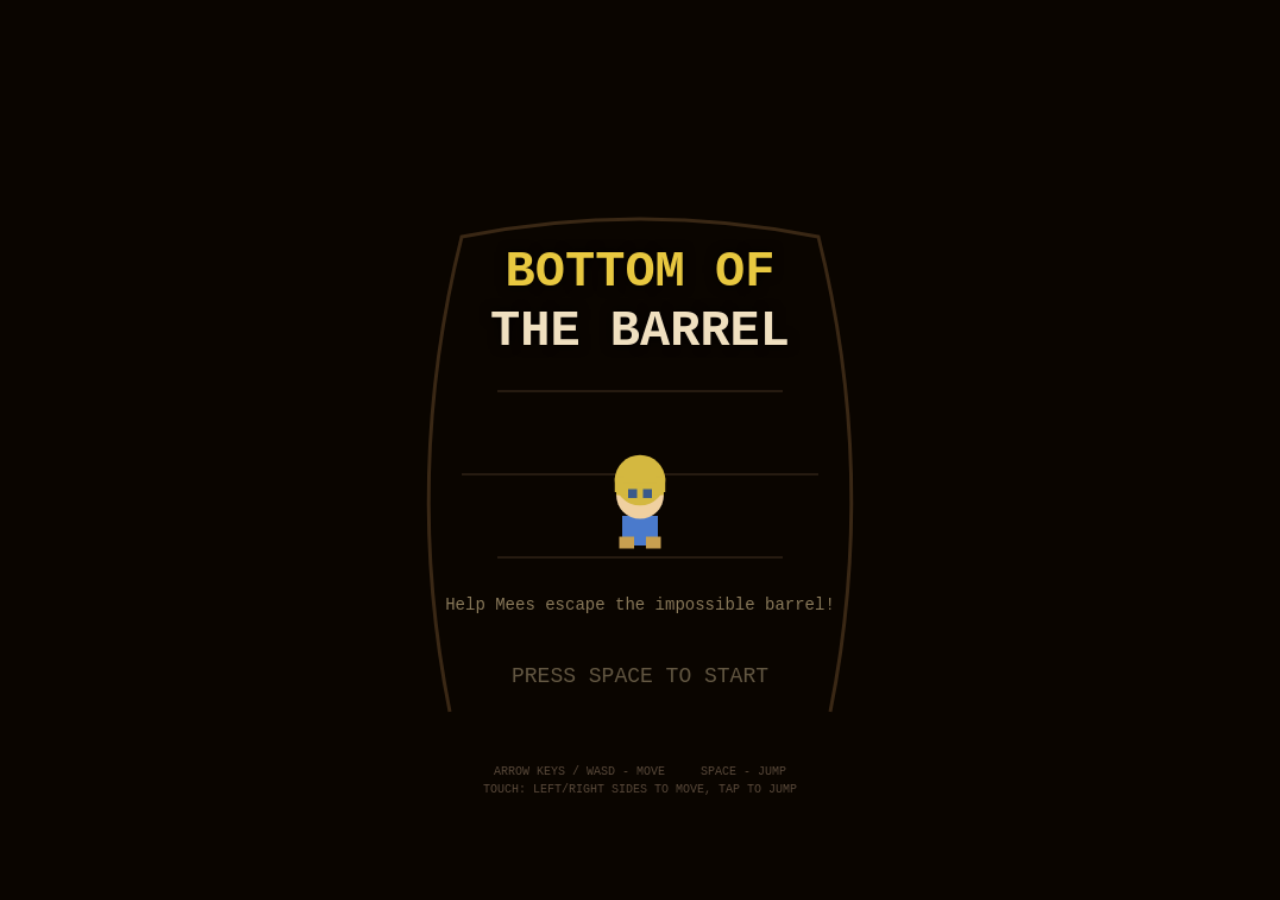
<file: The Bottom of The Barrel/index.html>
<!DOCTYPE html>
<html lang="en">
<head>
<meta charset="UTF-8">
<meta name="viewport" content="width=device-width, initial-scale=1.0, user-scalable=no">
<title>The Bottom of The Barrel</title>
<style>
* { margin: 0; padding: 0; box-sizing: border-box; user-select: none; -webkit-user-select: none; }
body {
  background: #0a0500;
  display: flex;
  justify-content: center;
  align-items: center;
  height: 100vh;
  overflow: hidden;
  font-family: 'Courier New', monospace;
  touch-action: none;
}
canvas {
  display: block;
  cursor: pointer;
}
</style>
</head>
<body>
<canvas id="game"></canvas>
<script>
const canvas = document.getElementById('game');
const ctx = canvas.getContext('2d');

const W = 540, H = 720;
const SCALE = Math.min(window.innerWidth / W, window.innerHeight / H) * 0.95;
canvas.width = W;
canvas.height = H;
canvas.style.width = (W * SCALE) + 'px';
canvas.style.height = (H * SCALE) + 'px';

const GRAVITY = 0.45;
const JUMP_FORCE = -9.5;
const MOVE_SPEED = 3.5;
const MAX_FALL = 12;
const FRICTION = 0.85;

const BARREL_HEIGHT = 7000;
const BOTTOM_W = 180;
const TOP_W = 480;
const PLATFORM_MIN_GAP = 50;
const PLATFORM_MAX_GAP = 85;
const PADDING = 20;

let gameState = 'menu';
let score = 0;
let bestScore = parseInt(localStorage.getItem('barrelBest') || '0');
let worldOffset = 0;
let heightClimbed = 0;
let deathCount = 0;
let frameCount = 0;
let shakeX = 0, shakeY = 0;
let comboCount = 0;
let comboTimer = 0;

// AUDIO
let audioCtx = null;
let bgmGain = null;
let bgmPlaying = false;
let bgmInterval = null;

function initAudio() {
  if (!audioCtx) audioCtx = new (window.AudioContext || window.webkitAudioContext)();
  if (audioCtx.state === 'suspended') audioCtx.resume();
}

function playNote(freq, duration, type, vol, delay) {
  if (!audioCtx) return;
  const t = audioCtx.currentTime + (delay || 0);
  const osc = audioCtx.createOscillator();
  const gain = audioCtx.createGain();
  osc.type = type || 'square';
  osc.frequency.setValueAtTime(freq, t);
  gain.gain.setValueAtTime(vol || 0.08, t);
  gain.gain.exponentialRampToValueAtTime(0.001, t + duration);
  osc.connect(gain);
  gain.connect(audioCtx.destination);
  osc.start(t);
  osc.stop(t + duration);
}

function playJump() {
  initAudio();
  playNote(350, 0.06, 'square', 0.06);
  playNote(520, 0.07, 'square', 0.05, 0.05);
}
function playStar() {
  initAudio();
  playNote(880, 0.08, 'sine', 0.08);
  playNote(1100, 0.08, 'sine', 0.06, 0.07);
  playNote(1320, 0.12, 'sine', 0.04, 0.14);
}
function playGem() {
  initAudio();
  playNote(660, 0.1, 'sine', 0.1);
  playNote(880, 0.1, 'sine', 0.08, 0.08);
  playNote(1100, 0.1, 'sine', 0.06, 0.16);
  playNote(1320, 0.2, 'sine', 0.05, 0.24);
}
function playStomp() {
  initAudio();
  playNote(180, 0.06, 'triangle', 0.1);
  playNote(120, 0.08, 'triangle', 0.08, 0.05);
}
function playDie() {
  initAudio();
  playNote(400, 0.15, 'sawtooth', 0.08);
  playNote(300, 0.15, 'sawtooth', 0.06, 0.12);
  playNote(200, 0.25, 'sawtooth', 0.05, 0.24);
}
function playWin() {
  initAudio();
  [523, 659, 784, 1047].forEach((f, i) => {
    playNote(f, 0.4, 'sine', 0.08, i * 0.15);
  });
}
function playCombo() {
  initAudio();
  playNote(600, 0.06, 'square', 0.06);
  playNote(800, 0.06, 'square', 0.05, 0.06);
  playNote(1000, 0.06, 'square', 0.04, 0.12);
}

function startBGM() {
  initAudio();
  if (bgmPlaying) return;
  bgmPlaying = true;
  // Simple procedural chiptune melody
  const notes = [
    262, 262, 0, 294, 330, 0, 330, 0,
    349, 330, 294, 262, 294, 0, 262, 0,
    262, 262, 0, 294, 330, 0, 349, 330,
    294, 262, 330, 294, 262, 0, 0, 0
  ];
  const noteLen = 0.15;
  let beat = 0;
  bgmInterval = setInterval(() => {
    if (!bgmPlaying) return;
    const n = notes[beat % notes.length];
    if (n > 0) {
      const osc = audioCtx.createOscillator();
      const g = audioCtx.createGain();
      osc.type = 'square';
      osc.frequency.value = n;
      g.gain.setValueAtTime(0.05, audioCtx.currentTime);
      g.gain.exponentialRampToValueAtTime(0.001, audioCtx.currentTime + noteLen * 0.8);
      osc.connect(g);
      g.connect(audioCtx.destination);
      osc.start();
      osc.stop(audioCtx.currentTime + noteLen * 0.9);
    }
    beat++;
  }, noteLen * 1000);
}
function stopBGM() {
  bgmPlaying = false;
  if (bgmInterval) { clearInterval(bgmInterval); bgmInterval = null; }
}

const keys = {};
const touches = { left: false, right: false, jump: false };

const player = {
  x: W / 2,
  y: 0,
  vx: 0,
  vy: 0,
  w: 18,
  h: 24,
  onGround: false,
  facing: 1,
  walkFrame: 0,
  walkTimer: 0,
  jumpBuffered: false,
  coyoteTime: 0,
  invincible: 0,
  squash: 1,
  stretch: 1,
  trail: [],
  standingOn: null
};

let platforms = [];
let enemies = [];
let collectibles = [];
let particles = [];
let bgStars = [];

for (let i = 0; i < 80; i++) {
  bgStars.push({
    x: Math.random() * W,
    y: Math.random() * H,
    r: Math.random() * 1.5 + 0.5,
    a: Math.random(),
    sp: Math.random() * 0.02 + 0.005
  });
}

function barrelWidth(wy) {
  const t = Math.max(0, Math.min(1, wy / BARREL_HEIGHT));
  return BOTTOM_W + (TOP_W - BOTTOM_W) * (1 - t);
}

function leftWall(wy) {
  return (W - barrelWidth(wy)) / 2;
}

function rightWall(wy) {
  return (W + barrelWidth(wy)) / 2;
}

function clampPlayerX() {
  const lw = leftWall(player.y) + player.w / 2 + 4;
  const rw = rightWall(player.y) - player.w / 2 - 4;
  if (player.x < lw) { player.x = lw; player.vx = 0; }
  if (player.x > rw) { player.x = rw; player.vx = 0; }
}

function worldToScreen(wy) {
  return wy - worldOffset + H * 0.35;
}

function generatePlatforms() {
  platforms = [];
  let y = PADDING;
  // bottom floor
  platforms.push({
    x: W / 2, y: BARREL_HEIGHT + 20, w: TOP_W + 100, type: 'static',
    moveDir: 0, moveRange: 0, moveSpeed: 0, baseX: W / 2, broken: false,
    breakTimer: 0, origW: TOP_W + 100, hasGem: false
  });
  while (y < BARREL_HEIGHT) {
    const gap = PLATFORM_MIN_GAP + Math.random() * (PLATFORM_MAX_GAP - PLATFORM_MIN_GAP);
    y += gap;
    if (y >= BARREL_HEIGHT) break;
    const bw = barrelWidth(y);
    const maxW = bw - 30;
    const w = 40 + Math.random() * (maxW - 40);
    const center = W / 2 + (Math.random() - 0.5) * (bw * 0.3);
    const x = Math.max(leftWall(y) + w / 2 + 8, Math.min(rightWall(y) - w / 2 - 8, center));

    const roll = Math.random();
    let type = 'static';
    let moveDir = 0, moveRange = 0, moveSpeed = 0;
    let breakTimer = 0;
    if (y > BARREL_HEIGHT * 0.25 && roll < 0.2) {
      type = 'moving';
      moveDir = Math.random() < 0.5 ? 'h' : 'v';
      moveRange = 40 + Math.random() * 60;
      moveSpeed = 0.5 + Math.random() * 0.8;
    } else if (y > BARREL_HEIGHT * 0.5 && roll < 0.35) {
      type = 'crumbly';
      breakTimer = 60;
    }
    const hasGem = Math.random() < 0.15 && y > BARREL_HEIGHT * 0.1;
    platforms.push({
      x, y, w, type, moveDir, moveRange, moveSpeed, baseX: x,
      baseY: y, broken: false, breakTimer, origW: w, hasGem,
      prevX: x, prevY: y
    });
  }
}

function generateEnemies() {
  enemies = [];
  for (const p of platforms) {
    if (p.type === 'crumbly' || p.y < 100 || p.y > BARREL_HEIGHT - 200) continue;
    if (Math.random() < 0.12) {
      enemies.push({
        x: p.x + (Math.random() - 0.5) * p.w * 0.5,
        y: p.y - 8,
        w: 16, h: 10,
        vx: (Math.random() < 0.5 ? 1 : -1) * (0.5 + Math.random() * 0.5),
        platform: p,
        alive: true,
        squishTimer: 0
      });
    }
  }
}

function generateCollectibles() {
  collectibles = [];
  for (const p of platforms) {
    if (p.hasGem) {
      collectibles.push({
        x: p.x + (Math.random() - 0.5) * p.w * 0.4,
        y: p.y - 20,
        r: 6,
        collected: false,
        bob: Math.random() * Math.PI * 2,
        type: 'gem'
      });
    }
  }
  // bonus floating stars
  for (let i = 0; i < 40; i++) {
    const wy = 100 + Math.random() * (BARREL_HEIGHT - 200);
    const bw = barrelWidth(wy);
    collectibles.push({
      x: W / 2 + (Math.random() - 0.5) * (bw - 40),
      y: wy,
      r: 4,
      collected: false,
      bob: Math.random() * Math.PI * 2,
      type: 'star'
    });
  }
}

function spawnParticles(x, y, count, color, spread, life) {
  for (let i = 0; i < count; i++) {
    const angle = Math.random() * Math.PI * 2;
    const speed = Math.random() * spread;
    particles.push({
      x, y,
      vx: Math.cos(angle) * speed,
      vy: Math.sin(angle) * speed - 1,
      life: life || (30 + Math.random() * 30),
      maxLife: life || (30 + Math.random() * 30),
      r: 2 + Math.random() * 3,
      color,
      gravity: 0.05
    });
  }
}

function spawnDust(x, y) {
  for (let i = 0; i < 3; i++) {
    particles.push({
      x: x + (Math.random() - 0.5) * 10,
      y: y + 2,
      vx: (Math.random() - 0.5) * 1.5,
      vy: -Math.random() * 1.5,
      life: 15 + Math.random() * 15,
      maxLife: 30,
      r: 2 + Math.random() * 2,
      color: '#8a7a5a',
      gravity: -0.02
    });
  }
}

function resetGame() {
  player.x = W / 2;
  const startY = BARREL_HEIGHT - 100;
  player.y = startY;
  player.vx = 0;
  player.vy = 0;
  player.onGround = false;
  player.standingOn = null;
  player.invincible = 60;
  player.trail = [];
  player.squash = 1;
  player.stretch = 1;
  worldOffset = startY - H * 0.35;
  heightClimbed = 0;
  score = 0;
  comboCount = 0;
  comboTimer = 0;
  shakeX = 0; shakeY = 0;
  particles = [];
  generatePlatforms();
  generateEnemies();
  generateCollectibles();
}

function collides(a, b) {
  return a.x - a.w / 2 < b.x + b.w / 2 &&
         a.x + a.w / 2 > b.x - b.w / 2 &&
         a.y - a.h / 2 < b.y + b.h / 2 &&
         a.y + a.h / 2 > b.y - b.h / 2;
}

function updatePlayer() {
  const p = player;

  // 1. Update moving platforms FIRST with prev position tracking
  for (const pl of platforms) {
    if (pl.type !== 'moving') continue;
    pl.prevX = pl.x;
    pl.prevY = pl.y;
    if (pl.moveDir === 'h') {
      const dx = Math.sin(frameCount * 0.02 * pl.moveSpeed + pl.baseX) * pl.moveRange;
      pl.x = pl.baseX + dx;
    } else {
      const dy = Math.sin(frameCount * 0.02 * pl.moveSpeed + pl.baseY) * pl.moveRange * 0.5;
      pl.y = pl.baseY + dy;
    }
  }

  // 2. Carry player with platform they're standing on
  if (p.standingOn && p.standingOn.type === 'moving' && !p.standingOn.broken) {
    const pl = p.standingOn;
    if (pl.moveDir === 'h') p.x += pl.x - pl.prevX;
    if (pl.moveDir === 'v') p.y += pl.y - pl.prevY;
  }

  // 3. Input
  let moveX = 0;
  if (keys['ArrowLeft'] || keys['KeyA'] || touches.left) moveX = -1;
  if (keys['ArrowRight'] || keys['KeyD'] || touches.right) moveX = 1;
  if (moveX !== 0) p.facing = moveX;

  // 4. Horizontal movement
  p.vx += moveX * 0.4;
  p.vx *= FRICTION;
  if (Math.abs(p.vx) > MOVE_SPEED) p.vx = Math.sign(p.vx) * MOVE_SPEED;
  if (Math.abs(p.vx) < 0.1) p.vx = 0;
  p.x += p.vx;

  // 5. Jump
  const jumpPressed = keys['Space'] || keys['ArrowUp'] || keys['KeyW'] || touches.jump;
  if (jumpPressed && p.onGround) {
    p.vy = JUMP_FORCE;
    p.onGround = false;
    p.standingOn = null;
    p.coyoteTime = 0;
    p.squash = 0.7;
    p.stretch = 1.3;
    spawnDust(p.x, p.y + p.h / 2);
    touches.jump = false;
    playJump();
  }
  if (p.coyoteTime > 0) p.coyoteTime--;

  // 6. Gravity
  p.vy += GRAVITY;
  if (p.vy > MAX_FALL) p.vy = MAX_FALL;
  p.y += p.vy;

  // 7. Platform collision (with updated platform positions)
  p.onGround = false;
  p.standingOn = null;
  for (const pl of platforms) {
    if (pl.broken) continue;
    if (p.vy < 0) continue;
    const px = p.x, py = p.y + p.h / 2;
    const prevBottom = py - p.vy;
    if (prevBottom <= pl.y && py >= pl.y &&
        px > pl.x - pl.w / 2 && px < pl.x + pl.w / 2) {
      p.y = pl.y - p.h / 2;
      p.vy = 0;
      p.onGround = true;
      p.standingOn = pl;
      p.coyoteTime = 8;
      if (pl.type === 'crumbly') {
        pl.breakTimer--;
        if (pl.breakTimer <= 0) {
          pl.broken = true;
          spawnParticles(pl.x, pl.y, 12, '#8a6a4a', 3, 40);
        }
      }
      break;
    }
  }

  // 8. Wall collision
  clampPlayerX();

  // 9. Animation
  if (p.onGround && Math.abs(p.vx) > 0.3) {
    p.walkTimer++;
    if (p.walkTimer > 6) { p.walkTimer = 0; p.walkFrame = (p.walkFrame + 1) % 4; }
  } else if (p.onGround) {
    p.walkFrame = 0;
  }

  // 10. Squash/stretch recovery
  p.squash += (1 - p.squash) * 0.15;
  p.stretch += (1 - p.stretch) * 0.15;

  // 11. Invincibility
  if (p.invincible > 0) p.invincible--;

  // 12. Trail
  if (frameCount % 2 === 0) {
    p.trail.push({ x: p.x, y: p.y, life: 20 });
    if (p.trail.length > 15) p.trail.shift();
  }
  for (const t of p.trail) t.life--;
  p.trail = p.trail.filter(t => t.life > 0);

  // 13. Falling off
  if (p.y > worldOffset + H + 50) {
    die();
  }
}

function updateEnemies() {
  for (const e of enemies) {
    if (!e.alive) continue;
    // carry with moving platform
    if (e.platform && e.platform.type === 'moving') {
      e.x += e.platform.x - e.platform.prevX;
      e.y += e.platform.y - e.platform.prevY;
    }
    e.x += e.vx;
    const lw = leftWall(e.y) + e.w / 2 + 4;
    const rw = rightWall(e.y) - e.w / 2 - 4;
    if (e.x < lw || e.x > rw) e.vx *= -1;
    if (e.platform && e.platform.broken) { e.alive = false; continue; }
    // stay on platform
    if (e.platform) {
      const dx = e.x - e.platform.x;
      if (Math.abs(dx) > e.platform.w / 2 - e.w) e.vx *= -1;
    }
    // player collision
    if (player.invincible <= 0) {
      const dx = player.x - e.x;
      const dy = player.y - e.y;
      if (Math.abs(dx) < (player.w + e.w) / 2 && Math.abs(dy) < (player.h + e.h) / 2) {
        if (player.vy > 0 && player.y < e.y) {
          // stomp!
          e.alive = false;
          player.vy = JUMP_FORCE * 0.7;
          spawnParticles(e.x, e.y, 8, '#6a8a3a', 3, 30);
          score += 50;
          comboCount++;
          comboTimer = 120;
          playStomp();
          if (comboCount > 1) playCombo();
        } else {
          die();
        }
      }
    }
  }
}

function updateCollectibles() {
  for (const c of collectibles) {
    if (c.collected) continue;
    c.bob += 0.05;
    const sy = Math.sin(c.bob) * 3;
    const cy = c.y + sy;
    const dx = player.x - c.x;
    const dy = player.y - cy;
    if (Math.abs(dx) < player.w / 2 + c.r && Math.abs(dy) < player.h / 2 + c.r) {
      c.collected = true;
      const pts = c.type === 'gem' ? 100 : 25;
      score += pts;
      spawnParticles(c.x, cy, 10, c.type === 'gem' ? '#ffd700' : '#fffbe6', 3, 30);
      if (c.type === 'gem') playGem(); else playStar();
    }
  }
}

function updateParticles() {
  for (const p of particles) {
    p.x += p.vx;
    p.y += p.vy;
    p.vy += p.gravity || 0.05;
    p.life--;
  }
  particles = particles.filter(p => p.life > 0);
}

function die() {
  if (player.invincible > 0) return;
  spawnParticles(player.x, player.y, 20, '#cc4444', 5, 40);
  deathCount++;
  if (score > bestScore) {
    bestScore = score;
    localStorage.setItem('barrelBest', String(bestScore));
  }
  playDie();
  stopBGM();
  gameState = 'gameover';
}

function checkWin() {
  if (player.y < 0) {
    if (score > bestScore) {
      bestScore = score;
      localStorage.setItem('barrelBest', String(bestScore));
    }
    playWin();
    stopBGM();
    gameState = 'win';
  }
}

function updateCamera() {
  const target = player.y - H * 0.35;
  worldOffset += (target - worldOffset) * 0.08;
  heightClimbed = Math.max(0, BARREL_HEIGHT - player.y);
  // camera shake decay
  shakeX *= 0.9;
  shakeY *= 0.9;
}

// DRAWING

function drawBarrel() {
  const baseY = worldOffset;
  // background
  const grad = ctx.createRadialGradient(W / 2, baseY, 0, W / 2, baseY + H / 2, H * 0.8);
  grad.addColorStop(0, '#3a2815');
  grad.addColorStop(0.5, '#1a0e05');
  grad.addColorStop(1, '#0d0703');
  ctx.fillStyle = grad;
  ctx.fillRect(0, 0, W, H);

  // barrel walls
  const steps = Math.ceil(H / 8);
  const off = worldOffset;
  for (let i = 0; i < steps; i++) {
    const wy1 = off + i * 8;
    const wy2 = wy1 + 8;
    const lw1 = leftWall(wy1), rw1 = rightWall(wy1);
    const lw2 = leftWall(wy2), rw2 = rightWall(wy2);

    // left wall
    ctx.fillStyle = '#2a1808';
    ctx.beginPath();
    ctx.moveTo(0, i * 8);
    ctx.lineTo(lw1, i * 8);
    ctx.lineTo(lw2, (i + 1) * 8);
    ctx.lineTo(0, (i + 1) * 8);
    ctx.fill();

    // right wall
    ctx.beginPath();
    ctx.moveTo(rw1, i * 8);
    ctx.lineTo(W, i * 8);
    ctx.lineTo(W, (i + 1) * 8);
    ctx.lineTo(rw2, (i + 1) * 8);
    ctx.fill();

    // wood grain on walls
    if (i % 3 === 0) {
      ctx.strokeStyle = 'rgba(60,35,10,0.3)';
      ctx.lineWidth = 1;
      for (let s = 0; s < 3; s++) {
        const sx = 4 + s * (lw1 - 8) / 3;
        ctx.beginPath();
        ctx.moveTo(sx, i * 8);
        ctx.lineTo(sx + 2, (i + 1) * 8);
        ctx.stroke();
      }
      for (let s = 0; s < 3; s++) {
        const sx = rw1 + 4 + s * (W - rw1 - 8) / 3;
        ctx.beginPath();
        ctx.moveTo(sx, i * 8);
        ctx.lineTo(sx - 2, (i + 1) * 8);
        ctx.stroke();
      }
    }
  }

  // barrel hoops
  const hoopSpacing = 80;
  for (let wy = off % hoopSpacing; wy < off + H; wy += hoopSpacing) {
    const sy = wy - off;
    if (sy < 0 || sy > H) continue;
    const lw = leftWall(wy);
    const rw = rightWall(wy);
    ctx.strokeStyle = 'rgba(100,80,50,0.25)';
    ctx.lineWidth = 3;
    ctx.beginPath();
    ctx.moveTo(Math.max(0, lw - 5), sy);
    ctx.lineTo(Math.min(W, rw + 5), sy);
    ctx.stroke();
    // hoop highlight
    ctx.strokeStyle = 'rgba(140,120,80,0.1)';
    ctx.lineWidth = 1;
    ctx.beginPath();
    ctx.moveTo(Math.max(0, lw - 5), sy + 1);
    ctx.lineTo(Math.min(W, rw + 5), sy + 1);
    ctx.stroke();
  }

  // subtle vignette
  const vig = ctx.createRadialGradient(W / 2, H / 2, H * 0.2, W / 2, H / 2, H * 0.7);
  vig.addColorStop(0, 'rgba(0,0,0,0)');
  vig.addColorStop(1, 'rgba(0,0,0,0.4)');
  ctx.fillStyle = vig;
  ctx.fillRect(0, 0, W, H);
}

function drawPlatform(pl) {
  if (pl.broken) return;
  const sy = pl.y - worldOffset;
  if (sy < -20 || sy > H + 20) return;

  const x = pl.x;
  const w = pl.w;
  const y = sy;

  // shadow
  ctx.fillStyle = 'rgba(0,0,0,0.3)';
  ctx.fillRect(x - w / 2 + 2, y + 2, w, 6);

  // plank
  const grad = ctx.createLinearGradient(x - w / 2, y, x + w / 2, y);
  grad.addColorStop(0, '#6a4a2a');
  grad.addColorStop(0.3, '#8a6a3a');
  grad.addColorStop(0.7, '#7a5a2a');
  grad.addColorStop(1, '#5a3a1a');
  ctx.fillStyle = grad;
  ctx.fillRect(x - w / 2, y, w, 6);

  // plank lines
  ctx.strokeStyle = 'rgba(40,20,0,0.3)';
  ctx.lineWidth = 1;
  for (let i = 0; i < w; i += 12 + Math.random() * 8) {
    ctx.beginPath();
    ctx.moveTo(x - w / 2 + i, y);
    ctx.lineTo(x - w / 2 + i + 3, y + 6);
    ctx.stroke();
  }

  // top highlight
  ctx.fillStyle = 'rgba(180,150,100,0.15)';
  ctx.fillRect(x - w / 2, y, w, 2);

  // crumbly crack lines
  if (pl.type === 'crumbly') {
    ctx.strokeStyle = 'rgba(40,20,0,0.5)';
    ctx.lineWidth = 1;
    const crack = (1 - pl.breakTimer / 60) * 0.6;
    for (let i = 0; i < 3; i++) {
      const cx = x - w / 2 + w * 0.2 + i * w * 0.3;
      ctx.beginPath();
      ctx.moveTo(cx, y);
      ctx.lineTo(cx + 4 * crack, y + 6);
      ctx.stroke();
    }
  }

  // gem on platform
  if (pl.hasGem && !pl.broken) {
    const gem = collectibles.find(c => Math.abs(c.y - pl.y) < 5 && c.type === 'gem' && !c.collected);
    if (gem) drawGem(gem);
  }
}

function drawGem(c) {
  const sy = c.y - worldOffset + Math.sin(c.bob) * 3;
  if (sy < -10 || sy > H + 10) return;
  const cx = c.x, cy = sy;
  ctx.save();
  ctx.translate(cx, cy);
  const glow = ctx.createRadialGradient(0, 0, 0, 0, 0, 10);
  glow.addColorStop(0, 'rgba(255,215,0,0.3)');
  glow.addColorStop(1, 'rgba(255,215,0,0)');
  ctx.fillStyle = glow;
  ctx.beginPath();
  ctx.arc(0, 0, 10, 0, Math.PI * 2);
  ctx.fill();
  ctx.fillStyle = '#ffd700';
  ctx.beginPath();
  ctx.moveTo(0, -5);
  ctx.lineTo(4, 0);
  ctx.lineTo(0, 5);
  ctx.lineTo(-4, 0);
  ctx.fill();
  ctx.fillStyle = '#fff8dc';
  ctx.beginPath();
  ctx.moveTo(0, -3);
  ctx.lineTo(2, 0);
  ctx.lineTo(0, 3);
  ctx.fill();
  ctx.restore();
}

function drawStar(c) {
  const sy = c.y - worldOffset + Math.sin(c.bob) * 3;
  if (sy < -10 || sy > H + 10) return;
  const cx = c.x, cy = sy;
  ctx.save();
  ctx.translate(cx, cy);
  const twinkle = 0.5 + Math.sin(c.bob * 2) * 0.3;
  ctx.globalAlpha = twinkle;
  ctx.fillStyle = '#fffbe6';
  ctx.beginPath();
  for (let i = 0; i < 5; i++) {
    const a = -Math.PI / 2 + i * 2 * Math.PI / 5;
    const a2 = a + Math.PI / 5;
    ctx.lineTo(Math.cos(a) * 4, Math.sin(a) * 4);
    ctx.lineTo(Math.cos(a2) * 2, Math.sin(a2) * 2);
  }
  ctx.fill();
  ctx.globalAlpha = 1;
  ctx.restore();
}

function drawPlayer() {
  const p = player;
  if (p.invincible > 0 && Math.floor(p.invincible / 3) % 2 === 0) return;
  const sy = p.y - worldOffset;
  if (sy < -30 || sy > H + 30) return;

  ctx.save();
  ctx.translate(p.x, sy);

  // trail
  for (const t of p.trail) {
    const ta = t.life / 20 * 0.15;
    ctx.fillStyle = `rgba(100,150,255,${ta})`;
    ctx.beginPath();
    ctx.arc(t.x - p.x, t.y - sy, 3, 0, Math.PI * 2);
    ctx.fill();
  }

  const s = p.squash;
  const st = p.stretch;
  ctx.scale(1 / s, 1 / st);
  ctx.scale(st, s);
  ctx.scale(p.facing, 1);

  const w = p.w, h = p.h;

  // shadow
  ctx.fillStyle = 'rgba(0,0,0,0.2)';
  ctx.beginPath();
  ctx.ellipse(0, h / 2 + 2, w / 2 + 2, 3, 0, 0, Math.PI * 2);
  ctx.fill();

  // body (blue shirt)
  ctx.fillStyle = '#4a7acc';
  ctx.fillRect(-w * 0.35, -h * 0.1, w * 0.7, h * 0.55);

  // shirt detail
  ctx.fillStyle = '#3a6abb';
  ctx.fillRect(-w * 0.25, h * 0.15, w * 0.5, h * 0.2);

  // arms
  const armSwing = p.onGround ? Math.sin(p.walkFrame * Math.PI / 2) * 4 : 2;
  ctx.fillStyle = '#f0d0a0';
  ctx.fillRect(-w * 0.55, -h * 0.05 + armSwing, w * 0.2, h * 0.25);
  ctx.fillRect(w * 0.35, -h * 0.05 - armSwing, w * 0.2, h * 0.25);

  // legs
  const legSpread = p.onGround ? Math.sin(p.walkFrame * Math.PI / 2) * 3 : 1;
  ctx.fillStyle = '#3a5a8a';
  ctx.fillRect(-w * 0.3 - legSpread, h * 0.4, w * 0.2, h * 0.35);
  ctx.fillRect(w * 0.1 + legSpread, h * 0.4, w * 0.2, h * 0.35);

  // shoes (wooden clogs)
  ctx.fillStyle = '#c8a050';
  ctx.fillRect(-w * 0.38 - legSpread, h * 0.68, w * 0.28, h * 0.14);
  ctx.fillRect(w * 0.1 + legSpread, h * 0.68, w * 0.28, h * 0.14);
  ctx.fillStyle = '#b89040';
  ctx.fillRect(-w * 0.38 - legSpread, h * 0.76, w * 0.28, h * 0.06);
  ctx.fillRect(w * 0.1 + legSpread, h * 0.76, w * 0.28, h * 0.06);

  // head
  ctx.fillStyle = '#f0d0a0';
  ctx.beginPath();
  ctx.arc(0, -h * 0.3, w * 0.4, 0, Math.PI * 2);
  ctx.fill();

  // hair (Dutch boy bowl cut)
  ctx.fillStyle = '#d4b840';
  // main hair mass - rounded top
  ctx.beginPath();
  ctx.arc(0, -h * 0.48, w * 0.42, 0, Math.PI * 2);
  ctx.fill();
  // bangs across forehead
  ctx.fillRect(-w * 0.4, -h * 0.38, w * 0.8, h * 0.06);
  // side hair
  ctx.fillRect(-w * 0.42, -h * 0.42, w * 0.1, h * 0.12);
  ctx.fillRect(w * 0.32, -h * 0.42, w * 0.1, h * 0.12);
  // hair highlight
  ctx.fillStyle = '#e0c850';
  ctx.beginPath();
  ctx.arc(0, -h * 0.5, w * 0.2, 0, Math.PI * 2);
  ctx.fill();

  // eyes
  ctx.fillStyle = '#3a5a8a';
  ctx.fillRect(-w * 0.15, -h * 0.28, w * 0.12, w * 0.12);
  ctx.fillRect(w * 0.03, -h * 0.28, w * 0.12, w * 0.12);
  // eye shine
  ctx.fillStyle = '#fff';
  ctx.fillRect(-w * 0.1, -h * 0.26, w * 0.04, w * 0.04);
  ctx.fillRect(w * 0.08, -h * 0.26, w * 0.04, w * 0.04);

  // mouth
  ctx.strokeStyle = '#c08060';
  ctx.lineWidth = 1;
  ctx.beginPath();
  if (p.vy < -2) {
    // surprised
    ctx.arc(0, -h * 0.18, 3, 0, Math.PI * 2);
  } else if (!p.onGround) {
    // determined
    ctx.moveTo(-w * 0.12, -h * 0.17);
    ctx.lineTo(w * 0.12, -h * 0.17);
  } else {
    // smile
    ctx.arc(0, -h * 0.18, w * 0.12, 0.1, Math.PI - 0.1);
  }
  ctx.stroke();

  // eyebrows (determined when falling)
  if (!p.onGround && p.vy > 0) {
    ctx.strokeStyle = '#8a6a40';
    ctx.lineWidth = 1.5;
    ctx.beginPath();
    ctx.moveTo(-w * 0.25, -h * 0.38);
    ctx.lineTo(-w * 0.05, -h * 0.35);
    ctx.moveTo(w * 0.25, -h * 0.38);
    ctx.lineTo(w * 0.05, -h * 0.35);
    ctx.stroke();
  }

  ctx.restore();
}

function drawEnemy(e) {
  if (!e.alive) return;
  const sy = e.y - worldOffset;
  if (sy < -10 || sy > H + 10) return;

  ctx.save();
  ctx.translate(e.x, sy);

  // body
  ctx.fillStyle = '#4a3a2a';
  ctx.beginPath();
  ctx.ellipse(0, 0, e.w / 2, e.h / 2, 0, 0, Math.PI * 2);
  ctx.fill();

  // shell
  ctx.fillStyle = '#5a4a3a';
  ctx.beginPath();
  ctx.ellipse(0, -1, e.w / 2 - 2, e.h / 2 - 2, 0, 0, Math.PI * 2);
  ctx.fill();

  // shell line
  ctx.strokeStyle = '#3a2a1a';
  ctx.lineWidth = 1;
  ctx.beginPath();
  ctx.moveTo(-e.w / 4, -1);
  ctx.lineTo(e.w / 4, -1);
  ctx.stroke();

  // legs
  ctx.strokeStyle = '#3a2a1a';
  ctx.lineWidth = 1.5;
  for (let i = -1; i <= 1; i += 2) {
    for (let j = -1; j <= 1; j += 2) {
      ctx.beginPath();
      ctx.moveTo(i * e.w * 0.3, j * e.h * 0.2);
      ctx.lineTo(i * e.w * 0.45, j * e.h * 0.35);
      ctx.stroke();
    }
  }

  // eyes
  ctx.fillStyle = '#ff4444';
  ctx.fillRect(-e.w * 0.25, -e.h * 0.15, 3, 3);
  ctx.fillRect(e.w * 0.15, -e.h * 0.15, 3, 3);

  ctx.restore();
}

function drawHUD() {
  const climb = Math.round(heightClimbed / BARREL_HEIGHT * 100);
  const barW = 120, barH = 10;
  const bx = 10, by = 10;

  // height bar background
  ctx.fillStyle = 'rgba(0,0,0,0.5)';
  ctx.fillRect(bx, by, barW, barH);
  // height bar fill
  const fill = Math.min(1, heightClimbed / BARREL_HEIGHT);
  const hGrad = ctx.createLinearGradient(bx, by, bx + barW, by);
  hGrad.addColorStop(0, '#4a7acc');
  hGrad.addColorStop(1, '#e8c840');
  ctx.fillStyle = hGrad;
  ctx.fillRect(bx, by, barW * fill, barH);
  // height bar border
  ctx.strokeStyle = 'rgba(255,255,255,0.3)';
  ctx.lineWidth = 1;
  ctx.strokeRect(bx, by, barW, barH);

  // height text
  ctx.fillStyle = '#f0e0c0';
  ctx.font = '10px Courier New';
  ctx.textAlign = 'left';
  ctx.fillText(`CLIMB: ${climb}%`, bx, by + barH + 14);

  // score
  ctx.fillStyle = '#f0e0c0';
  ctx.font = '12px Courier New';
  ctx.textAlign = 'right';
  ctx.fillText(`SCORE: ${score}`, W - 10, 22);

  // best
  ctx.fillStyle = '#8a7a5a';
  ctx.font = '10px Courier New';
  ctx.fillText(`BEST: ${bestScore}`, W - 10, 36);

  // combo
  if (comboCount > 1 && comboTimer > 0) {
    ctx.fillStyle = `rgba(255,215,0,${Math.min(1, comboTimer / 30)})`;
    ctx.font = 'bold 14px Courier New';
    ctx.textAlign = 'center';
    ctx.fillText(`${comboCount}x COMBO!`, W / 2, 50);
    comboTimer--;
  }

  // controls hint (fade after 5s)
  if (frameCount < 300) {
    const alpha = Math.min(1, (300 - frameCount) / 60);
    ctx.fillStyle = `rgba(200,180,140,${alpha * 0.6})`;
    ctx.font = '9px Courier New';
    ctx.textAlign = 'center';
    ctx.fillText('ARROWS/WASD + SPACE  |  TOUCH: TAP SIDES', W / 2, H - 12);
  }
}

function drawMenu() {
  ctx.fillStyle = '#0a0500';
  ctx.fillRect(0, 0, W, H);

  // large barrel silhouette
  const cx = W / 2, cy = H / 2 + 20;
  ctx.strokeStyle = '#3a2815';
  ctx.lineWidth = 3;
  ctx.beginPath();
  ctx.moveTo(cx - 160, cy + 200);
  ctx.quadraticCurveTo(cx - 200, cy, cx - 150, cy - 200);
  ctx.quadraticCurveTo(cx, cy - 230, cx + 150, cy - 200);
  ctx.quadraticCurveTo(cx + 200, cy, cx + 160, cy + 200);
  ctx.stroke();

  // barrel bands
  ctx.strokeStyle = 'rgba(80,60,40,0.4)';
  ctx.lineWidth = 2;
  for (let i = -1; i <= 1; i++) {
    const by = cy + i * 70;
    const bx = cx;
    const bw = 150 - Math.abs(i) * 30;
    ctx.beginPath();
    ctx.moveTo(bx - bw, by);
    ctx.lineTo(bx + bw, by);
    ctx.stroke();
  }

  // title
  ctx.fillStyle = '#e8c840';
  ctx.font = 'bold 42px Courier New';
  ctx.textAlign = 'center';
  ctx.textBaseline = 'middle';
  ctx.shadowColor = 'rgba(0,0,0,0.8)';
  ctx.shadowBlur = 10;
  ctx.fillText('BOTTOM OF', cx, cy - 170);
  ctx.fillStyle = '#f0e0c0';
  ctx.fillText('THE BARREL', cx, cy - 120);
  ctx.shadowBlur = 0;

  // Mees character preview
  ctx.save();
  ctx.translate(cx, cy + 30);
  ctx.scale(2.5, 2.5);
  // body (blue shirt)
  ctx.fillStyle = '#4a7acc';
  ctx.fillRect(-6, 2, 12, 10);
  // clogs
  ctx.fillStyle = '#c8a050';
  ctx.fillRect(-7, 9, 5, 4);
  ctx.fillRect(2, 9, 5, 4);
  // head
  ctx.fillStyle = '#f0d0a0';
  ctx.beginPath();
  ctx.arc(0, -5, 8, 0, Math.PI * 2);
  ctx.fill();
  // Dutch boy bowl cut
  ctx.fillStyle = '#d4b840';
  ctx.beginPath();
  ctx.arc(0, -10, 8.5, 0, Math.PI * 2);
  ctx.fill();
  ctx.fillRect(-8, -9, 16, 4);
  ctx.fillRect(-8.5, -11, 3, 5);
  ctx.fillRect(5.5, -11, 3, 5);
  // eyes
  ctx.fillStyle = '#3a5a8a';
  ctx.fillRect(-4, -7, 3, 3);
  ctx.fillRect(1, -7, 3, 3);
  ctx.restore();

  // subtitle
  ctx.fillStyle = '#8a7a5a';
  ctx.font = '14px Courier New';
  ctx.textBaseline = 'middle';
  ctx.fillText('Help Mees escape the impossible barrel!', cx, cy + 110);

  // start prompt
  const blink = Math.sin(frameCount * 0.06) * 0.3 + 0.7;
  ctx.fillStyle = `rgba(200,180,140,${blink})`;
  ctx.font = '18px Courier New';
  ctx.fillText('PRESS SPACE TO START', cx, cy + 170);

  // best score
  if (bestScore > 0) {
    ctx.fillStyle = '#6a5a4a';
    ctx.font = '12px Courier New';
    ctx.fillText(`Best Score: ${bestScore}`, cx, cy + 210);
  }

  // controls
  ctx.fillStyle = '#5a4a3a';
  ctx.font = '10px Courier New';
  ctx.fillText('ARROW KEYS / WASD - MOVE     SPACE - JUMP', cx, cy + 250);
  ctx.fillText('TOUCH: LEFT/RIGHT SIDES TO MOVE, TAP TO JUMP', cx, cy + 265);

  ctx.textBaseline = 'alphabetic';
}

function drawGameOver() {
  ctx.fillStyle = 'rgba(0,0,0,0.7)';
  ctx.fillRect(0, 0, W, H);

  ctx.fillStyle = '#cc4444';
  ctx.font = 'bold 36px Courier New';
  ctx.textAlign = 'center';
  ctx.textBaseline = 'middle';
  ctx.shadowColor = 'rgba(0,0,0,0.5)';
  ctx.shadowBlur = 8;
  ctx.fillText('YOU FELL!', W / 2, H / 2 - 80);
  ctx.shadowBlur = 0;

  ctx.fillStyle = '#f0e0c0';
  ctx.font = '16px Courier New';
  ctx.fillText(`Climbed: ${Math.round(heightClimbed / BARREL_HEIGHT * 100)}%`, W / 2, H / 2 - 30);
  ctx.fillText(`Score: ${score}`, W / 2, H / 2);

  if (score >= bestScore && score > 0) {
    ctx.fillStyle = '#ffd700';
    ctx.font = 'bold 14px Courier New';
    ctx.fillText('NEW BEST!', W / 2, H / 2 + 40);
  }

  const blink = Math.sin(frameCount * 0.06) * 0.3 + 0.7;
  ctx.fillStyle = `rgba(200,180,140,${blink})`;
  ctx.font = '14px Courier New';
  ctx.fillText('PRESS SPACE TO RETRY', W / 2, H / 2 + 100);

  ctx.fillStyle = '#6a5a4a';
  ctx.font = '12px Courier New';
  ctx.fillText(`Deaths: ${deathCount}`, W / 2, H / 2 + 140);

  ctx.textBaseline = 'alphabetic';
}

function drawWin() {
  ctx.fillStyle = 'rgba(0,0,0,0.6)';
  ctx.fillRect(0, 0, W, H);

  // light rays
  const grad = ctx.createRadialGradient(W / 2, 30, 0, W / 2, 30, H * 0.8);
  grad.addColorStop(0, 'rgba(255,200,100,0.15)');
  grad.addColorStop(1, 'rgba(255,200,100,0)');
  ctx.fillStyle = grad;
  ctx.fillRect(0, 0, W, H);

  ctx.fillStyle = '#ffd700';
  ctx.font = 'bold 40px Courier New';
  ctx.textAlign = 'center';
  ctx.textBaseline = 'middle';
  ctx.shadowColor = 'rgba(255,200,50,0.5)';
  ctx.shadowBlur = 20;
  ctx.fillText('ESCAPED!', W / 2, H / 2 - 100);
  ctx.shadowBlur = 0;

  ctx.fillStyle = '#f0e0c0';
  ctx.font = '18px Courier New';
  ctx.fillText('Mees climbs out of the barrel!', W / 2, H / 2 - 40);

  ctx.font = '16px Courier New';
  ctx.fillText(`Score: ${score}`, W / 2, H / 2 + 15);

  if (score >= bestScore && score > 0) {
    ctx.fillStyle = '#ffd700';
    ctx.font = 'bold 14px Courier New';
    ctx.fillText('NEW BEST!', W / 2, H / 2 + 55);
  }

  // stats
  ctx.fillStyle = '#8a7a5a';
  ctx.font = '12px Courier New';
  ctx.fillText(`Deaths: ${deathCount}`, W / 2, H / 2 + 95);

  const blink = Math.sin(frameCount * 0.06) * 0.3 + 0.7;
  ctx.fillStyle = `rgba(200,180,140,${blink})`;
  ctx.font = '14px Courier New';
  ctx.fillText('PRESS SPACE TO PLAY AGAIN', W / 2, H / 2 + 150);

  ctx.textBaseline = 'alphabetic';
}

function gameLoop() {
  frameCount++;

  if (gameState === 'menu') {
    drawMenu();
    if (keys['Space'] || keys['Enter']) {
      keys['Space'] = false;
      keys['Enter'] = false;
      resetGame();
      startBGM();
      gameState = 'playing';
    }
    requestAnimationFrame(gameLoop);
    return;
  }

  if (gameState === 'gameover' || gameState === 'win') {
    // draw background frozen
    ctx.save();
    ctx.translate(shakeX, shakeY);
    drawBarrel();
    for (const pl of platforms) drawPlatform(pl);
    for (const c of collectibles) {
      if (!c.collected) {
        if (c.type === 'gem') drawGem(c);
        else drawStar(c);
      }
    }
    for (const e of enemies) drawEnemy(e);
    drawPlayer();
    drawHUD();
    ctx.restore();
    if (gameState === 'gameover') drawGameOver();
    if (gameState === 'win') drawWin();
    if (keys['Space'] || keys['Enter']) {
      keys['Space'] = false;
      keys['Enter'] = false;
      resetGame();
      startBGM();
      gameState = 'playing';
    }
    requestAnimationFrame(gameLoop);
    return;
  }

  // playing
  updatePlayer();
  updateEnemies();
  updateCollectibles();
  updateParticles();
  updateCamera();
  checkWin();

  // draw
  ctx.save();
  ctx.translate(shakeX, shakeY);

  drawBarrel();
  for (const pl of platforms) drawPlatform(pl);
  for (const c of collectibles) {
    if (!c.collected) {
      if (c.type === 'gem') drawGem(c);
      else drawStar(c);
    }
  }
  for (const e of enemies) drawEnemy(e);
  drawPlayer();
  drawHUD();
  ctx.restore();

  requestAnimationFrame(gameLoop);
}

// input
document.addEventListener('keydown', e => {
  keys[e.code] = true;
  if ((e.code === 'Space' || e.code === 'ArrowUp' || e.code === 'KeyW') &&
      (gameState === 'menu' || gameState === 'gameover' || gameState === 'win')) {
    e.preventDefault();
  }
  if (e.code === 'Space' && gameState === 'playing') {
    e.preventDefault();
  }
});
document.addEventListener('keyup', e => { keys[e.code] = false; });

// touch controls
canvas.addEventListener('touchstart', e => {
  e.preventDefault();
  for (const touch of e.changedTouches) {
    const rect = canvas.getBoundingClientRect();
    const tx = (touch.clientX - rect.left) / rect.width * W;
    const ty = (touch.clientY - rect.top) / rect.height * H;
    if (gameState === 'menu' || gameState === 'gameover' || gameState === 'win') {
      if (ty < H * 0.7) {
        keys['Space'] = true;
      }
      continue;
    }
    if (tx < W / 3) touches.left = true;
    else if (tx > W * 2 / 3) touches.right = true;
    else {
      touches.jump = true;
      // also trigger via keyboard space
      keys['Space'] = true;
    }
  }
}, { passive: false });

canvas.addEventListener('touchmove', e => {
  e.preventDefault();
  touches.left = false;
  touches.right = false;
  touches.jump = false;
  for (const touch of e.changedTouches) {
    const rect = canvas.getBoundingClientRect();
    const tx = (touch.clientX - rect.left) / rect.width * W;
    const ty = (touch.clientY - rect.top) / rect.height * H;
    if (tx < W / 3) touches.left = true;
    else if (tx > W * 2 / 3) touches.right = true;
    else touches.jump = true;
  }
}, { passive: false });

canvas.addEventListener('touchend', e => {
  e.preventDefault();
  touches.left = false;
  touches.right = false;
  touches.jump = false;
  // re-check remaining touches
  for (const touch of e.touches) {
    const rect = canvas.getBoundingClientRect();
    const tx = (touch.clientX - rect.left) / rect.width * W;
    const ty = (touch.clientY - rect.top) / rect.height * H;
    if (tx < W / 3) touches.left = true;
    else if (tx > W * 2 / 3) touches.right = true;
    else touches.jump = true;
  }
}, { passive: false });

// mouse click for menu
canvas.addEventListener('click', e => {
  if (gameState === 'menu' || gameState === 'gameover' || gameState === 'win') {
    keys['Space'] = true;
  }
});

// resize handler
function resizeCanvas() {
  const s = Math.min(window.innerWidth / W, window.innerHeight / H) * 0.95;
  canvas.style.width = (W * s) + 'px';
  canvas.style.height = (H * s) + 'px';
}
window.addEventListener('resize', resizeCanvas);

// start
resetGame();
gameLoop();
</script>
</body>
</html>
</file>
<file: arcade.css>
* {
  margin: 0;
  padding: 0;
  box-sizing: border-box;
}

html, body {
  touch-action: none;
}

body {
  background: #0a0a12;
  color: #e0e0e0;
  font-family: 'Courier New', monospace;
  overflow: hidden;
  height: 100vh;
  width: 100vw;
  user-select: none;
}

#arcade {
  position: relative;
  width: 100vw;
  height: 100vh;
  overflow: hidden;
}

/* ─── Scanlines & Vignette ─── */
.scanlines {
  position: fixed;
  inset: 0;
  background: repeating-linear-gradient(
    0deg,
    transparent,
    transparent 2px,
    rgba(0,0,0,0.15) 2px,
    rgba(0,0,0,0.15) 4px
  );
  pointer-events: none;
  z-index: 100;
}

.vignette {
  position: fixed;
  inset: 0;
  background: radial-gradient(ellipse at center, transparent 55%, rgba(0,0,0,0.65) 100%);
  pointer-events: none;
  z-index: 50;
}

/* ─── Background Stars ─── */
#stars {
  position: fixed;
  inset: 0;
  z-index: 0;
}

/* ─── Splash Screen ─── */
#splash {
  position: absolute;
  inset: 0;
  display: flex;
  flex-direction: column;
  align-items: center;
  justify-content: center;
  z-index: 30;
  background: #0a0a12;
  transition: opacity 0.8s, transform 0.8s;
}

#splash.hidden {
  opacity: 0;
  transform: scale(1.1);
  pointer-events: none;
}

.splash-title {
  font-size: clamp(3rem, 10vw, 7rem);
  font-weight: 900;
  letter-spacing: 0.3em;
  text-transform: uppercase;
  background: linear-gradient(180deg, #ff6b6b, #ffd93d, #6bcbff, #ff6b6b);
  background-size: 200% 200%;
  -webkit-background-clip: text;
  background-clip: text;
  color: transparent;
  animation: gradientShift 4s ease infinite;
  text-shadow: 0 0 40px rgba(255,107,107,0.3);
}

@keyframes gradientShift {
  0%, 100% { background-position: 0% 0%; }
  50% { background-position: 100% 100%; }
}

.splash-subtitle {
  font-size: clamp(0.8rem, 2vw, 1.2rem);
  color: #888;
  letter-spacing: 0.5em;
  text-transform: uppercase;
  margin-top: 1rem;
}

.splash-prompt {
  margin-top: 3rem;
  font-size: clamp(0.9rem, 1.5vw, 1.1rem);
  color: #ffd93d;
  animation: blink 1.2s ease-in-out infinite;
  letter-spacing: 0.2em;
}

@keyframes blink {
  0%, 100% { opacity: 1; }
  50% { opacity: 0.2; }
}

/* ─── 3D Stage ─── */
#stage {
  position: absolute;
  inset: 0;
  overflow: hidden;
  z-index: 10;
  opacity: 0;
  transition: opacity 0.6s;
}

#stage.visible {
  opacity: 1;
}

/* The camera is a real 3D camera rig: it owns the perspective projection,
   the yaw rotation, and the eye-position offset — all set from JS in
   applyCamera(). Rotating the view rotates the camera element; the room
   (#world) below is never transformed. transform-origin 50% 50% puts the
   projection axis and the rotation pivot exactly on the screen center, so
   the forward ray maps to screen center and turning pivots about the
   player's eye. */
#camera {
  position: absolute;
  inset: 0;
  transform-style: preserve-3d;
  transform-origin: 50% 50%;
}

/* The room: a static 0×0 node whose origin sits at the screen center. All
   room geometry is positioned in world coordinates relative to this origin.
   It carries no transform of its own — only the camera above it moves. */
#world {
  position: absolute;
  left: 50%;
  top: 50%;
  width: 0;
  height: 0;
  transform-style: preserve-3d;
}

/* ─── Room ─── */
.floor {
  position: absolute;
  backface-visibility: hidden;
  background-color: #111122;
  background-image:
    radial-gradient(ellipse at 50% 40%, rgba(80,90,200,0.10) 0%, transparent 55%),
    linear-gradient(45deg, rgba(130,150,255,0.10) 25%, transparent 25%, transparent 75%, rgba(130,150,255,0.10) 75%),
    linear-gradient(45deg, rgba(130,150,255,0.10) 25%, transparent 25%, transparent 75%, rgba(130,150,255,0.10) 75%);
  background-size: auto, 160px 160px, 160px 160px;
  background-position: 0 0, 0 0, 80px 80px;
}

.carpet {
  position: absolute;
  backface-visibility: hidden;
  background: linear-gradient(90deg,
    transparent,
    rgba(255,60,120,0.10) 14%,
    rgba(255,60,120,0.16) 50%,
    rgba(255,60,120,0.10) 86%,
    transparent);
  border-left: 3px solid rgba(255,120,160,0.22);
  border-right: 3px solid rgba(255,120,160,0.22);
}

.wall {
  position: absolute;
  background: linear-gradient(180deg, #14141f 0%, #0b0b13 55%, #07070c 100%);
  backface-visibility: hidden;
}

.neon-strip {
  position: absolute;
  border-radius: 3px;
}

/* ─── Neon Sign ─── */
.neon-sign {
  position: absolute;
  backface-visibility: hidden;
  display: flex;
  flex-direction: column;
  align-items: center;
  justify-content: center;
  gap: 6px;
  background: linear-gradient(180deg, rgba(255,255,255,0.05), transparent 70%);
  border: 1px solid rgba(255,255,255,0.09);
  border-radius: 14px;
  box-shadow: 0 0 60px rgba(107,203,255,0.15), inset 0 0 40px rgba(107,203,255,0.06);
}

.neon-sign-main {
  font-size: 84px;
  font-weight: 900;
  letter-spacing: 0.35em;
  text-indent: 0.35em;
  line-height: 1;
  background: linear-gradient(180deg, #ff6b6b 0%, #ffd93d 40%, #6bcbff 80%, #c96bff 100%);
  -webkit-background-clip: text;
  background-clip: text;
  color: transparent;
  filter: drop-shadow(0 0 16px rgba(255,107,107,0.55)) drop-shadow(0 0 44px rgba(107,203,255,0.35));
}

.neon-sign-sub {
  font-size: 15px;
  letter-spacing: 0.6em;
  text-indent: 0.6em;
  color: #ffd93d;
  text-shadow: 0 0 12px rgba(255,217,61,0.7);
}

/* ─── Posters ─── */
.poster {
  position: absolute;
  backface-visibility: hidden;
  display: flex;
  flex-direction: column;
  align-items: center;
  justify-content: center;
  gap: 8px;
  background: linear-gradient(180deg, #10101c, #0a0a12);
  border: 2px solid rgba(255,255,255,0.12);
  border-radius: 10px;
  box-shadow: 0 0 30px rgba(0,0,0,0.6);
}

.poster-emoji { font-size: 34px; line-height: 1; }
.poster-text {
  font-size: 14px;
  letter-spacing: 0.25em;
  color: #8899ff;
  text-shadow: 0 0 12px rgba(136,153,255,0.6);
}

/* ─── Machines ─── */
.machine {
  position: absolute;
  top: 0;
  left: 0;
  transform-style: preserve-3d;
  cursor: pointer;
}

.machine-box {
  position: absolute;
  top: 0;
  left: 0;
  transform-style: preserve-3d;
  /* Opaque interior fill so hairline seams between faces never show the
     hollow inside or the wall behind. */
  background: #0d0d15;
}

.face {
  position: absolute;
  top: 0;
  left: 0;
  backface-visibility: hidden;
}

.halo {
  position: absolute;
  backface-visibility: hidden;
  opacity: 0;
  transition: opacity 0.35s;
  pointer-events: none;
}

.machine:hover .halo,
.machine.focused .halo {
  opacity: 1;
}

.pool {
  position: absolute;
  border-radius: 50%;
  opacity: 0.5;
  transition: opacity 0.4s;
  pointer-events: none;
}

.machine:hover .pool,
.machine.focused .pool {
  opacity: 1;
}

/* Front face */
.front {
  display: flex;
  flex-direction: column;
  overflow: hidden;
  border-radius: 10px 10px 4px 4px;
  /* Opaque body so the gaps around the bezel/screen read as cabinet frame
     instead of showing the hollow interior. A faint machine-color wash at
     the top ties the front to the cabinet's marquee color. */
  background:
    linear-gradient(180deg, var(--mc-t, transparent) 0%, transparent 20%),
    linear-gradient(180deg, #171724, #0d0d15);
}

.marquee {
  position: relative;
  height: 18%;
  flex-shrink: 0;
  display: flex;
  align-items: center;
  justify-content: center;
  gap: 8px;
  overflow: hidden;
  background: linear-gradient(180deg, var(--mc), var(--mc2));
  border-bottom: 3px solid rgba(0,0,0,0.45);
  box-shadow: inset 0 -6px 14px rgba(0,0,0,0.35);
}

.marquee::after {
  content: '';
  position: absolute;
  inset: 0;
  background: linear-gradient(100deg, transparent 30%, rgba(255,255,255,0.22) 50%, transparent 70%);
  transform: translateX(-120%);
  animation: marqueeSweep 4.5s ease-in-out infinite;
}

@keyframes marqueeSweep {
  0% { transform: translateX(-120%); }
  55%, 100% { transform: translateX(120%); }
}

.marquee-emoji {
  font-size: 20px;
  line-height: 1;
  flex-shrink: 0;
  z-index: 1;
}

.marquee-text {
  font-weight: 900;
  font-size: 16px;
  letter-spacing: 0.12em;
  text-transform: uppercase;
  color: #fff;
  text-shadow: 0 0 10px var(--mc), 0 0 22px var(--mc);
  white-space: nowrap;
  overflow: hidden;
  text-overflow: ellipsis;
  z-index: 1;
}

.bezel {
  flex: 1;
  margin: 0 5%;
  min-height: 0;
  background: #15151d;
  border: 3px solid #2c2c38;
  border-radius: 8px;
  padding: 10px;
  box-shadow: inset 0 0 20px rgba(0,0,0,0.6);
  overflow: hidden;
}

.screen {
  width: 100%;
  height: 100%;
  background:
    repeating-linear-gradient(0deg, transparent 0 3px, rgba(0,0,255,0.05) 3px 4px),
    radial-gradient(circle at 50% 30%, #0e0e1e, #050510 75%);
  border-radius: 4px;
  display: flex;
  flex-direction: column;
  align-items: center;
  justify-content: center;
  gap: 4px;
  padding: 8px;
  text-align: center;
  overflow: hidden;
  transition: box-shadow 0.3s;
}

.machine:hover .screen,
.machine.focused .screen {
  box-shadow: inset 0 0 30px var(--mc), 0 0 26px var(--mc);
}

.s-emoji { font-size: 26px; line-height: 1; }
.s-title {
  font-size: 15px;
  font-weight: 800;
  color: var(--mc);
  text-shadow: 0 0 12px var(--mc);
  line-height: 1.1;
  max-width: 100%;
  overflow: hidden;
  white-space: nowrap;
  text-overflow: ellipsis;
}
.s-desc {
  font-size: 10px;
  color: #b9b9c9;
  line-height: 1.45;
  max-height: 4.5em;
  overflow: hidden;
}
.s-ctrl {
  font-size: 8.5px;
  color: #ffd93d;
  border: 1px solid rgba(255,217,61,0.35);
  border-radius: 3px;
  padding: 2px 6px;
  max-width: 100%;
  overflow: hidden;
  white-space: nowrap;
  text-overflow: ellipsis;
}
.s-idle {
  font-size: 11px;
  color: #ffd93d;
  opacity: 0.85;
  animation: blink 1.4s ease-in-out infinite;
  text-shadow: 0 0 8px rgba(255,217,61,0.7);
  transition: opacity 0.3s;
}

.machine:hover .s-idle,
.machine.focused .s-idle {
  color: #fff;
  opacity: 1;
}

.panel {
  position: relative;
  height: 11%;
  flex-shrink: 0;
  margin: 0 2%;
  display: flex;
  align-items: center;
  justify-content: center;
  gap: 12px;
  background: linear-gradient(180deg, #26262f, #17171e);
  border: 3px solid #33333f;
  border-top: 1px solid #4a4a58;
  border-radius: 6px;
}

.p-btn {
  width: 18px;
  height: 18px;
  border-radius: 50%;
  box-shadow: 0 2px 4px rgba(0,0,0,0.6), inset 0 1px 0 rgba(255,255,255,0.35);
}

.p-btn:nth-child(1) { background: radial-gradient(circle at 35% 35%, #ff6666, #991111); }
.p-btn:nth-child(3) { background: radial-gradient(circle at 35% 35%, #6666ff, #111199); }

.p-stick {
  width: 26px;
  height: 26px;
  border-radius: 50%;
  background: radial-gradient(circle at 40% 40%, #777, #222);
  box-shadow: 0 2px 6px rgba(0,0,0,0.6), inset 0 2px 0 rgba(255,255,255,0.18);
}

.base {
  position: relative;
  height: 21%;
  flex-shrink: 0;
  display: flex;
  align-items: center;
  justify-content: center;
  background: linear-gradient(180deg, #1d1d26, #101018);
  border-top: 2px solid #2a2a34;
  border-radius: 0 0 6px 6px;
  box-shadow: 0 12px 24px rgba(0,0,0,0.5);
}

.base span {
  font-size: 9px;
  color: #84849a;
  letter-spacing: 0.3em;
  text-transform: uppercase;
}

/* Back / side / top faces */
.back {
  background: linear-gradient(180deg, #0f0f16, #08080d);
  box-shadow: inset 0 0 30px rgba(0,0,0,0.8);
}

.side {
  /* faint machine-color wash at the top so sides carry each cabinet's
     identity instead of reading as flat black slabs */
  background:
    linear-gradient(180deg, var(--mc-t, transparent) 0%, transparent 32%),
    linear-gradient(180deg, #1c1c28, #0c0c12);
  overflow: hidden;
  box-shadow: inset 0 0 30px rgba(0,0,0,0.7);
  display: flex;
  flex-direction: column;
  align-items: center;
  justify-content: center;
  gap: 10px;
}

.side-neon {
  position: absolute;
  top: 0;
  bottom: 0;
  width: 4px;
  background: var(--mc);
  box-shadow: 0 0 12px var(--mc);
  opacity: 0.7;
}

.side-neon:first-child { left: 3px; }
/* second strip goes on the right edge — :last-child would never match
   because .side-title is the last child of the side face */
.side-neon + .side-neon { right: 3px; }

.side-emoji {
  font-size: 38px;
  line-height: 1;
  opacity: 0.9;
  filter: drop-shadow(0 0 8px var(--mc));
}

.side-title {
  writing-mode: vertical-rl;
  font-size: 10px;
  letter-spacing: 0.3em;
  text-transform: uppercase;
  color: #aab;
  text-shadow: 0 0 8px rgba(0,0,0,0.8);
}

.top {
  background: #0c0c12;
}

/* ─── HUD ─── */
#hud {
  position: fixed;
  bottom: 0;
  left: 0;
  right: 0;
  display: flex;
  align-items: flex-end;
  justify-content: space-between;
  gap: 1rem;
  padding: 0 1.5rem 1rem;
  z-index: 40;
  font-size: 11px;
  color: #8a8a9a;
  letter-spacing: 0.08em;
  pointer-events: none;
}

#hud-center {
  display: flex;
  flex-direction: column;
  align-items: center;
  gap: 3px;
  text-align: center;
}

#reticle {
  font-size: 18px;
  line-height: 1;
  color: rgba(255,255,255,0.28);
  text-shadow: 0 0 6px rgba(255,255,255,0.2);
  transition: color 0.2s, text-shadow 0.2s, transform 0.2s;
}

#reticle.on {
  color: #ffd93d;
  text-shadow: 0 0 10px rgba(255,217,61,0.9);
  transform: scale(1.2);
}

#game-count {
  color: #6bcbff;
  font-size: 11px;
}

#focused-title {
  color: #ffd93d;
  font-size: 14px;
  font-weight: 700;
  text-shadow: 0 0 12px rgba(255,217,61,0.5);
  max-width: 44vw;
  white-space: nowrap;
  overflow: hidden;
  text-overflow: ellipsis;
}

.hud-group {
  display: flex;
  flex-direction: column;
  gap: 3px;
  padding-bottom: 6px;
}

.hud-group span { color: #6a6a7a; }

/* ─── No-games fallback ─── */
.no-games {
  position: absolute;
  text-align: center;
  color: #666;
  font-size: 18px;
}

/* ─── Responsive ─── */
@media (max-width: 700px) {
  #hud { font-size: 9px; padding: 0 0.8rem 0.7rem; }
  #focused-title { font-size: 12px; max-width: 34vw; }
  .neon-sign-main { font-size: 52px; }
}
</file>
<file: GattinoGame/style.css>
:root {
  --bg1: #fef6ec;
  --bg2: #fde9d6;
  --ink: #5b4636;
  --p1: #f08a3c;   /* ginger */
  --p2: #8a93a3;   /* gray */
  --accent: #e95a4d;
  --card: #fffaf2;
}

* { box-sizing: border-box; }

html, body {
  margin: 0;
  height: 100%;
  background: radial-gradient(120% 120% at 50% 0%, var(--bg1) 0%, var(--bg2) 100%);
  font-family: "Trebuchet MS", "Segoe UI", system-ui, sans-serif;
  color: var(--ink);
  -webkit-font-smoothing: antialiased;
  overflow: hidden;
  user-select: none;
}

#game-wrap {
  position: relative;
  width: min(96vw, 960px);
  margin: 0 auto;
  padding-top: max(12px, calc((100vh - 600px) / 2));
}

canvas#game {
  display: block;
  width: 100%;
  height: auto;
  aspect-ratio: 960 / 600;
  background: #fff7ee;
  border-radius: 18px;
  box-shadow: 0 18px 50px rgba(120, 80, 40, 0.18), 0 2px 6px rgba(120,80,40,.12);
  cursor: none;
  touch-action: none;
}

/* HUD */
#hud {
  position: absolute;
  top: 6px;
  left: 50%;
  transform: translateX(-50%);
  width: min(96vw, 960px);
  display: flex;
  justify-content: space-between;
  align-items: center;
  padding: 10px 18px;
  pointer-events: none;
  font-size: 14px;
}
.hud-item { display: flex; align-items: center; gap: 8px; font-weight: 600; }
.hud-item.title { font-size: 18px; letter-spacing: 1px; opacity: .75; }
.dot { width: 14px; height: 14px; border-radius: 50%; display: inline-block; box-shadow: inset 0 -2px 0 rgba(0,0,0,.15); }
.dot.p1 { background: var(--p1); }
.dot.p2 { background: var(--p2); }

/* Message banner */
#msg {
  position: absolute;
  top: 42px;
  left: 50%;
  transform: translateX(-50%) translateY(-8px);
  background: rgba(91,70,54,.9);
  color: #fff;
  padding: 8px 16px;
  border-radius: 999px;
  font-size: 14px;
  font-weight: 600;
  opacity: 0;
  pointer-events: none;
  transition: opacity .3s ease, transform .3s ease;
  white-space: nowrap;
}
#msg.show { opacity: 1; transform: translateX(-50%) translateY(0); }

/* Overlay */
.overlay {
  position: absolute;
  inset: 0;
  display: flex;
  align-items: center;
  justify-content: center;
  background: rgba(40, 28, 18, 0.35);
  backdrop-filter: blur(3px);
  opacity: 0;
  pointer-events: none;
  transition: opacity .35s ease;
  border-radius: 18px;
}
.overlay.show { opacity: 1; pointer-events: auto; }

.card {
  background: var(--card);
  border-radius: 20px;
  padding: 28px 32px;
  text-align: center;
  max-width: 460px;
  width: 88%;
  box-shadow: 0 20px 60px rgba(60,40,20,.35);
}
.card h1 {
  margin: 0 0 6px;
  font-size: 40px;
  letter-spacing: 2px;
}
.card #ov-sub { margin: 0 0 18px; opacity: .8; }

.controls { display: flex; gap: 12px; justify-content: center; margin: 14px 0 8px; }
.ctrl {
  flex: 1;
  background: #fff3e2;
  border-radius: 14px;
  padding: 12px;
  font-size: 13px;
  text-align: left;
}
.ctrl strong { display: block; margin-bottom: 4px; font-size: 14px; }
.ctrl small { color: #7a6253; line-height: 1.35; display: block; }
.ctrl .dot { margin-right: 6px; vertical-align: middle; }

.hint { font-size: 13px; opacity: .85; margin: 10px 0 16px; line-height: 1.4; }

button#ov-btn {
  background: var(--accent);
  color: #fff;
  border: none;
  border-radius: 999px;
  padding: 12px 36px;
  font-size: 17px;
  font-weight: 700;
  letter-spacing: .5px;
  cursor: pointer;
  box-shadow: 0 6px 0 #c64a3f, 0 10px 20px rgba(198,74,63,.4);
  transition: transform .08s ease, box-shadow .08s ease;
}
button#ov-btn:hover { transform: translateY(-1px); }
button#ov-btn:active { transform: translateY(4px); box-shadow: 0 2px 0 #c64a3f, 0 4px 10px rgba(198,74,63,.4); }

/* Tiny reset key hint in overlay */
.keys { font-size: 12px; opacity: .7; margin-top: 8px; }
</file>
